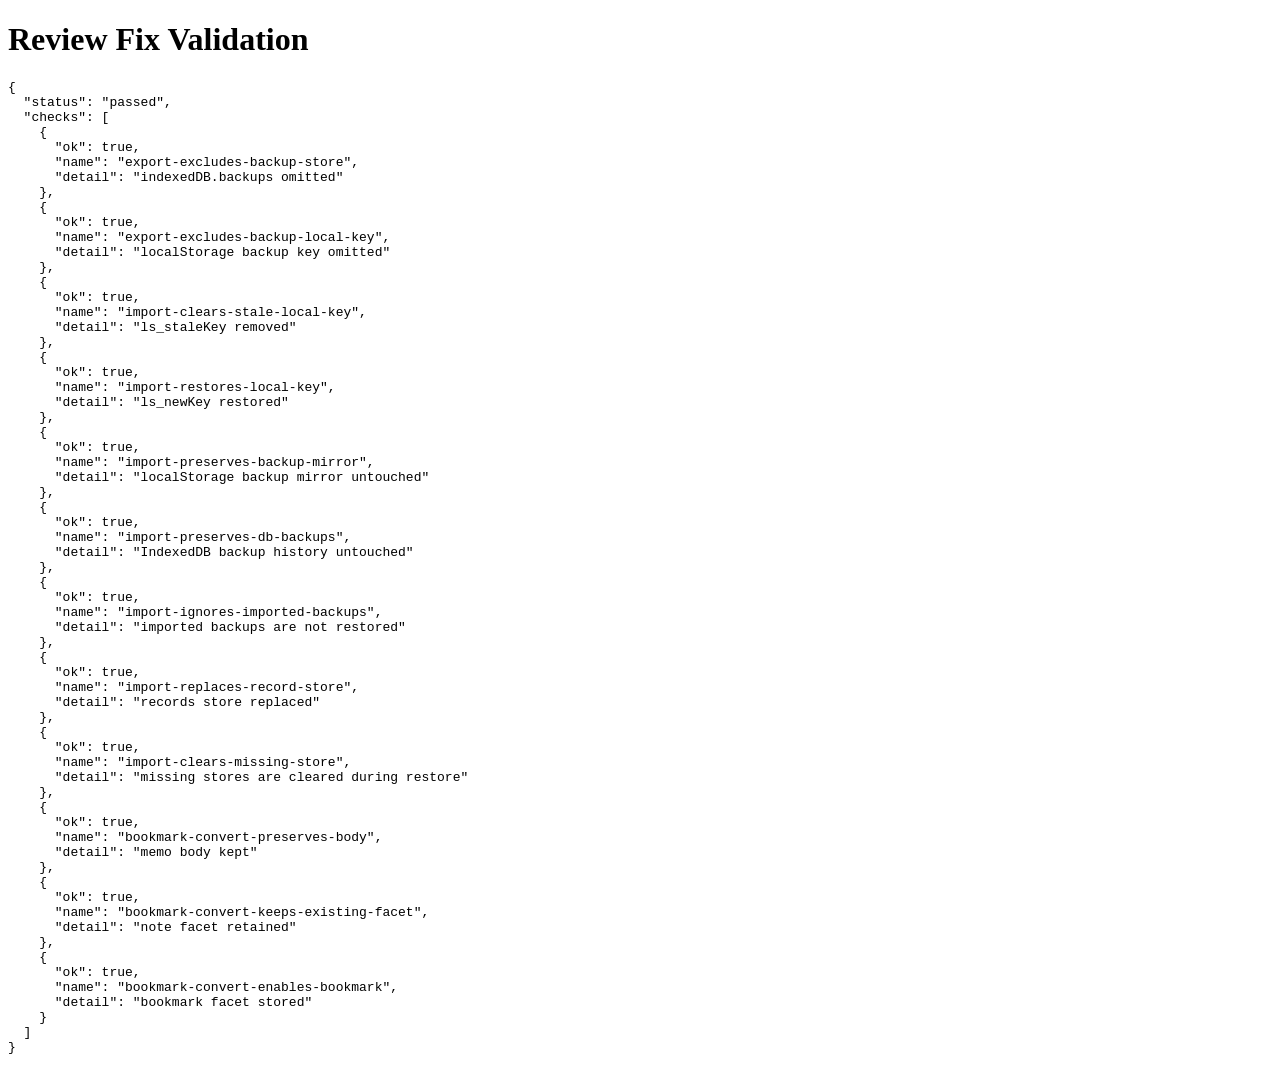
<file: tools/review_fix_validation.html>
<!DOCTYPE html>
<html lang="ko">
<head>
  <meta charset="UTF-8">
  <meta name="viewport" content="width=device-width, initial-scale=1.0">
  <title>LivelySam Review Fix Validation</title>
</head>
<body>
  <main id="review-result" data-review-status="running">
    <h1>Review Fix Validation</h1>
    <pre id="review-output">running...</pre>
  </main>

  <script src="../js/utils/helpers.js?v=review-fix"></script>
  <script src="../js/utils/bridge-client.js?v=review-fix"></script>
  <script src="../js/utils/storage.js?v=review-fix"></script>
  <script src="../js/utils/records.js?v=review-fix"></script>
  <script>
    (async () => {
      const output = document.getElementById('review-output');
      const host = document.getElementById('review-result');
      const results = [];

      function log(ok, name, detail) {
        results.push({ ok, name, detail: detail || '' });
      }

      function assert(condition, name, detail) {
        if (!condition) {
          throw new Error(`${name}: ${detail || 'assertion failed'}`);
        }
        log(true, name, detail);
      }

      try {
        const keys = [];
        for (let i = 0; i < localStorage.length; i += 1) {
          const key = localStorage.key(i);
          if (key && key.startsWith('ls_')) {
            keys.push(key);
          }
        }
        keys.forEach((key) => localStorage.removeItem(key));

        localStorage.setItem('ls_db_store_backups', JSON.stringify([
          { id: 'keep-backup', date: '2026-04-13', createdAt: '2026-04-13T00:00:00.000Z' }
        ]));

        await window.LivelySam.Storage.initDB();
        window.LivelySam.Storage.set('config', { theme: 2, schoolName: 'ReviewSchool' });
        window.LivelySam.Storage.set('staleKey', 'remove-me');
        await window.LivelySam.Storage.dbPut('records', { id: 'seed-record', title: 'Seed' });
        await window.LivelySam.Storage.dbPut('todos', { id: 'stale-todo', title: 'Stale Todo' });
        await window.LivelySam.Storage.dbPut('backups', { id: 'backup-local', date: '2026-04-13' });

        const exported = await window.LivelySam.Storage.exportAll();
        assert(!Object.prototype.hasOwnProperty.call(exported.indexedDB || {}, 'backups'), 'export-excludes-backup-store', 'indexedDB.backups omitted');
        assert(!Object.prototype.hasOwnProperty.call(exported.localStorage || {}, 'ls_db_store_backups'), 'export-excludes-backup-local-key', 'localStorage backup key omitted');

        await window.LivelySam.Storage.importAll({
          version: 2,
          localStorage: {
            ls_config: JSON.stringify({ theme: 5, schoolName: 'ImportedSchool' }),
            ls_newKey: JSON.stringify('fresh-value')
          },
          indexedDB: {
            records: [
              { id: 'imported-record', title: 'Imported' }
            ],
            backups: [
              { id: 'imported-backup', date: '2026-04-01' }
            ]
          }
        });

        assert(localStorage.getItem('ls_staleKey') === null, 'import-clears-stale-local-key', 'ls_staleKey removed');
        assert(localStorage.getItem('ls_newKey') === JSON.stringify('fresh-value'), 'import-restores-local-key', 'ls_newKey restored');

        // v1.1.4부터 import는 백업 저장소를 건드리지 않는다:
        // localStorage 미러 키는 삭제 대상에서 제외되고, IndexedDB backups 스토어는
        // 복원 대상에서 제외된다. 두 소스를 미러로 병합하지는 않는다.
        const backupStoreRaw = localStorage.getItem('ls_db_store_backups');
        const backupStore = JSON.parse(backupStoreRaw || '[]');
        const mirrorIds = Array.isArray(backupStore) ? backupStore.map((item) => item.id) : [];
        assert(mirrorIds.includes('keep-backup'), 'import-preserves-backup-mirror', 'localStorage backup mirror untouched');
        const dbBackups = await window.LivelySam.Storage.dbGetAll('backups');
        const dbBackupIds = dbBackups.map((item) => item.id);
        assert(dbBackupIds.includes('backup-local'), 'import-preserves-db-backups', 'IndexedDB backup history untouched');
        assert(!mirrorIds.includes('imported-backup') && !dbBackupIds.includes('imported-backup'), 'import-ignores-imported-backups', 'imported backups are not restored');

        const importedRecords = await window.LivelySam.Storage.dbGetAll('records');
        assert(importedRecords.length === 1 && importedRecords[0].id === 'imported-record', 'import-replaces-record-store', 'records store replaced');
        const importedTodos = await window.LivelySam.Storage.dbGetAll('todos');
        assert(importedTodos.length === 0, 'import-clears-missing-store', 'missing stores are cleared during restore');

        await window.LivelySam.Records.init();
        const saved = await window.LivelySam.Records.saveRecord({
          title: 'Memo Source',
          body: 'keep this body',
          color: 'yellow',
          note: { enabled: true }
        });

        const originalPrompt = window.LivelySam.Helpers.promptModal;
        window.LivelySam.Helpers.promptModal = async () => ({
          title: 'Memo Link',
          url: 'https://example.com',
          icon: '🔗',
          openMode: 'new',
          category: '링크',
          tags: 'memo,link',
          color: 'yellow',
          pinned: '0'
        });

        try {
          await window.LivelySam.Records.openRecordEditor({ recordId: saved.id, mode: 'bookmark' });
        } finally {
          window.LivelySam.Helpers.promptModal = originalPrompt;
        }

        const updated = window.LivelySam.Records.getById(saved.id);
        assert(updated.body === 'keep this body', 'bookmark-convert-preserves-body', 'memo body kept');
        assert(updated.note && updated.note.enabled === true, 'bookmark-convert-keeps-existing-facet', 'note facet retained');
        assert(updated.bookmark && updated.bookmark.enabled === true && updated.bookmark.url === 'https://example.com', 'bookmark-convert-enables-bookmark', 'bookmark facet stored');

        host.dataset.reviewStatus = 'passed';
        output.textContent = JSON.stringify({ status: 'passed', checks: results }, null, 2);
      } catch (error) {
        host.dataset.reviewStatus = 'failed';
        results.push({ ok: false, name: 'validation-error', detail: error.message });
        output.textContent = JSON.stringify({ status: 'failed', checks: results }, null, 2);
      }
    })();
  </script>
</body>
</html>
</file>
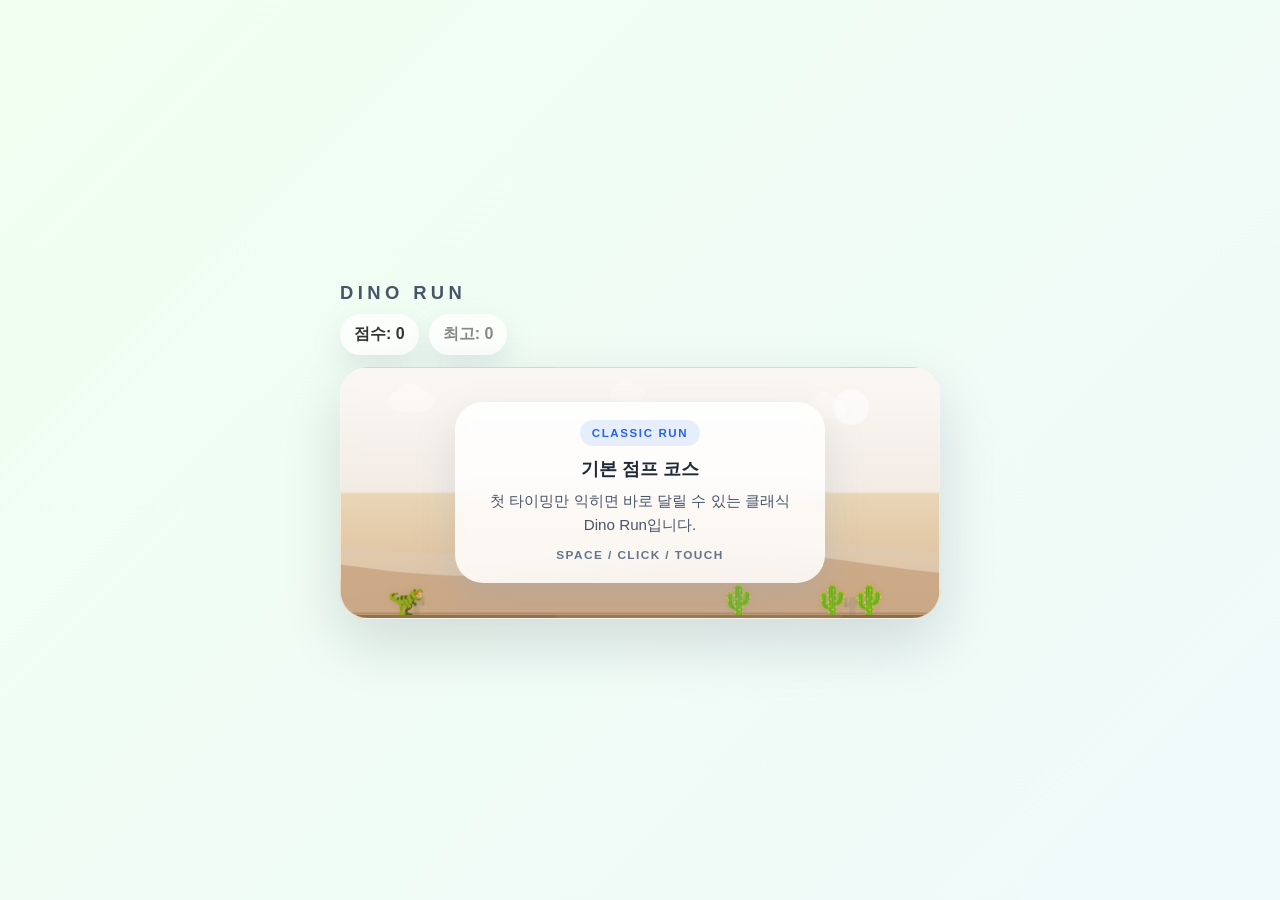
<file: js/minigames/games/DinoRun1.html>
<!DOCTYPE html>
<html lang="ko">
<head>
    <meta charset="UTF-8">
    <meta name="viewport" content="width=device-width, initial-scale=1.0, user-scalable=no">
    <title>Dino Run</title>
    <meta name="livelysam:minigame:id" content="dino-run-1">
    <meta name="livelysam:minigame:title" content="Dino Run">
    <meta name="livelysam:minigame:icon" content="🦖">
    <meta name="livelysam:minigame:status" content="ready">
    <meta name="livelysam:minigame:series-id" content="dino-run">
    <meta name="livelysam:minigame:series-title" content="Dino Run">
    <meta name="livelysam:minigame:series-description" content="기본, 확장, 하드 모드를 순서대로 즐길 수 있습니다.">
    <meta name="livelysam:minigame:series-icon" content="🦖">
    <meta name="livelysam:minigame:description" content="기본 규칙으로 달리는 클래식 Dino Run입니다.">
    <meta name="livelysam:minigame:score-label" content="생존 점수">
    <meta name="livelysam:minigame:leaderboard-mode" content="personal-best">
    <meta name="livelysam:minigame:tags" content="firebase,hall-of-fame">
    <meta name="livelysam:minigame:sort-order" content="10">
    <style>
        html {
            font-size: clamp(12px, calc(10px + 0.5vw), 16px);
        }

        body {
            font-family: -apple-system, BlinkMacSystemFont, "Segoe UI", Roboto, Oxygen,
                Ubuntu, Cantarell, "Open Sans", "Helvetica Neue", sans-serif;
            background: linear-gradient(-45deg, #e6f7ff, #fff0f0, #f0f8ff, #f0fff0);
            background-size: 400% 400%;
            animation: gradientBG 20s ease infinite;
            color: #555;
            display: flex;
            justify-content: center;
            align-items: center;
            min-height: 100vh;
            margin: 0;
            padding: 24px;
            box-sizing: border-box;
            touch-action: none;
            transition: background 0.5s ease;
            overflow: hidden;
        }

        body * {
            box-sizing: border-box;
        }

        @keyframes gradientBG {
            0% { background-position: 0% 50%; }
            50% { background-position: 100% 50%; }
            100% { background-position: 0% 50%; }
        }

        @keyframes dazzlingBG {
            0% { background-position: 0% 50%; filter: hue-rotate(0deg) saturate(1.5); }
            25% { background-position: 50% 50%; filter: hue-rotate(90deg) saturate(2); }
            50% { background-position: 100% 50%; filter: hue-rotate(180deg) saturate(1.5); }
            75% { background-position: 50% 50%; filter: hue-rotate(270deg) saturate(2); }
            100% { background-position: 0% 50%; filter: hue-rotate(360deg) saturate(1.5); }
        }

        body.night-mode {
            background: #222;
            color: #ccc;
        }

        body.dazzling {
            animation: dazzlingBG 5s ease infinite;
            background: linear-gradient(-45deg, #e6f7ff, #fff0f0, #f0f8ff, #f0fff0);
            background-size: 400% 400%;
        }

        body.preview-mode #game-1-wrapper > h1,
        body.preview-mode #game-1-wrapper .info-panel,
        body.preview-mode #start-overlay-g1,
        body.preview-mode #game-over-overlay-g1 {
            display: none !important;
        }

        body.preview-mode #game-container-g1 {
            width: min(600px, 100vw);
            max-width: 100vw;
            max-height: none;
        }

        body.preview-mode {
            justify-content: flex-start;
            align-items: center;
            padding: 0;
        }

        body.preview-mode #game-1-wrapper {
            width: 100%;
            transform: translateY(-32px);
        }

        h1 {
            font-size: 2.5rem;
            color: #333;
            margin: 0 0 10px 0;
            transition: color 0.5s ease;
        }

        body.night-mode h1 {
            color: #eee;
        }

        .restart-btn,
        .back-btn {
            font-size: 1.05rem;
            font-weight: 700;
            color: #fff;
            border: none;
            padding: 14px 0;
            width: 100%;
            border-radius: 14px;
            cursor: pointer;
            box-shadow: 0 5px 15px rgba(0, 0, 0, 0.15);
            transition: all 0.2s ease;
            line-height: 1.3;
        }

        .restart-btn:hover,
        .back-btn:hover {
            transform: translateY(-2px);
            box-shadow: 0 8px 20px rgba(0, 0, 0, 0.2);
        }

        .restart-btn {
            background: linear-gradient(145deg, #007aff, #0056b3);
        }

        .back-btn {
            background: #94a3b8;
        }

        .back-btn:hover {
            background: #64748b;
        }

        #game-1-wrapper {
            display: flex;
            flex-direction: column;
            align-items: center;
        }

        body.is-ready-screen #game-1-wrapper > h1 {
            width: 600px;
            max-width: 90vw;
            margin: 0 0 10px 0;
            font-size: 1.15rem;
            letter-spacing: 0.24em;
            color: #475569;
        }

        #game-1-wrapper > h1 {
            width: 600px;
            max-width: 90vw;
            margin: 0 0 10px 0;
            font-size: 1.15rem;
            letter-spacing: 0.24em;
            color: #475569;
        }

        #game-1-wrapper .info-panel {
            display: flex;
            justify-content: space-between;
            width: 600px;
            max-width: 90vw;
            margin-bottom: 6px;
            font-size: 1.5rem;
            font-weight: 700;
        }

        body.is-ready-screen #game-1-wrapper .info-panel {
            justify-content: flex-start;
            gap: 10px;
            margin-bottom: 12px;
            font-size: 1rem;
        }

        body.is-ready-screen #game-1-wrapper .info-panel > div {
            padding: 10px 14px;
            border-radius: 999px;
            background: rgba(255, 255, 255, 0.78);
            box-shadow: 0 12px 28px rgba(148, 163, 184, 0.22);
        }

        #game-1-wrapper .info-panel {
            justify-content: flex-start;
            gap: 10px;
            margin-bottom: 12px;
            font-size: 1rem;
        }

        #game-1-wrapper .info-panel > div {
            padding: 10px 14px;
            border-radius: 999px;
            background: rgba(255, 255, 255, 0.78);
            box-shadow: 0 12px 28px rgba(148, 163, 184, 0.22);
        }

        body.night-mode #game-1-wrapper .info-panel > div {
            background: rgba(15, 23, 42, 0.52);
            box-shadow: 0 12px 28px rgba(15, 23, 42, 0.32);
        }

        #score-display-g1 {
            color: #333;
            transition: color 0.5s ease;
        }

        #highscore-display-g1 {
            color: #888;
            text-align: right;
            transition: color 0.5s ease;
        }

        body.is-ready-screen #highscore-display-g1 {
            text-align: left;
        }

        body.night-mode #score-display-g1 {
            color: #eee;
        }

        body.night-mode #highscore-display-g1 {
            color: #aaa;
        }

        #game-container-g1 {
            position: relative;
            width: 600px;
            height: 252px;
            max-width: 90vw;
            max-height: 52vh;
        }

        body.is-ready-screen #game-container-g1 {
            border-radius: 28px;
            overflow: hidden;
            border: 1px solid rgba(255, 255, 255, 0.6);
            box-shadow: 0 24px 60px rgba(15, 23, 42, 0.14);
            background:
                radial-gradient(120px 46px at 16% 100%, rgba(190, 141, 84, 0.9) 98%, transparent 100%),
                radial-gradient(180px 58px at 54% 100%, rgba(202, 155, 95, 0.92) 98%, transparent 100%),
                radial-gradient(140px 52px at 84% 100%, rgba(182, 132, 76, 0.88) 98%, transparent 100%),
                radial-gradient(circle at 78% 18%, rgba(255, 255, 255, 0.88) 0 22px, transparent 23px),
                radial-gradient(circle at 16% 22%, rgba(255, 255, 255, 0.52) 0 16px, transparent 17px),
                radial-gradient(circle at 22% 19%, rgba(255, 255, 255, 0.34) 0 12px, transparent 13px),
                linear-gradient(180deg, #f9f2ec 0%, #ecd8d2 48%, #e8c99f 49%, #d5aa74 100%);
        }

        #game-container-g1 {
            border-radius: 28px;
            overflow: hidden;
            border: 1px solid rgba(255, 255, 255, 0.6);
            box-shadow: 0 24px 60px rgba(15, 23, 42, 0.14);
            background:
                radial-gradient(120px 46px at 16% 100%, rgba(190, 141, 84, 0.9) 98%, transparent 100%),
                radial-gradient(180px 58px at 54% 100%, rgba(202, 155, 95, 0.92) 98%, transparent 100%),
                radial-gradient(140px 52px at 84% 100%, rgba(182, 132, 76, 0.88) 98%, transparent 100%),
                radial-gradient(circle at 78% 18%, rgba(255, 255, 255, 0.88) 0 22px, transparent 23px),
                radial-gradient(circle at 16% 22%, rgba(255, 255, 255, 0.52) 0 16px, transparent 17px),
                radial-gradient(circle at 22% 19%, rgba(255, 255, 255, 0.34) 0 12px, transparent 13px),
                linear-gradient(180deg, #f9f2ec 0%, #ecd8d2 48%, #e8c99f 49%, #d5aa74 100%);
        }

        body.night-mode #game-container-g1 {
            border-color: rgba(148, 163, 184, 0.35);
            box-shadow: 0 28px 72px rgba(2, 6, 23, 0.42);
            background:
                radial-gradient(circle at 78% 18%, rgba(248, 250, 252, 0.75) 0 18px, transparent 19px),
                radial-gradient(circle at 16% 22%, rgba(226, 232, 240, 0.18) 0 14px, transparent 15px),
                linear-gradient(180deg, #101829 0%, #22304a 48%, #4f413f 49%, #7a5b51 100%);
        }

        #game-canvas-g1 {
            width: 100%;
            height: 100%;
            display: block;
            background-color: transparent;
            border-bottom: 3px solid #555;
            transition: border-color 0.5s ease;
        }

        #game-canvas-g1 {
            border-bottom-color: rgba(107, 70, 42, 0.45);
        }

        body.is-ready-screen #game-canvas-g1 {
            border-bottom-color: rgba(107, 70, 42, 0.45);
        }

        body.night-mode #game-canvas-g1 {
            border-color: #aaa;
        }

        #game-1-wrapper .overlay {
            position: absolute;
            inset: 0;
            display: flex;
            flex-direction: column;
            justify-content: center;
            align-items: center;
            z-index: 100;
            color: #333;
            text-align: center;
            padding: 18px;
            transition: color 0.5s ease;
        }

        #game-1-wrapper .ready-card {
            width: min(370px, calc(100% - 40px));
            padding: 18px 22px 20px;
            border-radius: 28px;
            background: rgba(255, 255, 255, 0.86);
            box-shadow: 0 18px 38px rgba(148, 163, 184, 0.26);
            backdrop-filter: blur(10px);
        }

        #game-1-wrapper .result-card {
            width: min(350px, calc(100% - 32px));
            padding: 16px 16px 14px;
            border-radius: 24px;
            background: rgba(255, 255, 255, 0.94);
            box-shadow: 0 18px 36px rgba(15, 23, 42, 0.18);
            backdrop-filter: blur(14px);
        }

        #game-1-wrapper .ready-chip {
            display: inline-flex;
            margin-bottom: 10px;
            padding: 7px 12px;
            border-radius: 999px;
            background: rgba(37, 99, 235, 0.1);
            color: #2563eb;
            font-size: 0.72rem;
            font-weight: 700;
            letter-spacing: 0.14em;
        }

        #game-1-wrapper .ready-card strong {
            display: block;
            margin-bottom: 8px;
            font-size: 1.15rem;
            color: #1f2937;
        }

        #game-1-wrapper .result-card strong {
            display: block;
            margin-bottom: 6px;
            font-size: 1.16rem;
            color: #0f172a;
        }

        #game-1-wrapper .ready-card p,
        #game-1-wrapper .result-card p {
            margin: 0;
            font-size: 0.95rem;
            line-height: 1.55;
            color: #475569;
        }

        #game-1-wrapper .ready-controls {
            display: inline-block;
            margin-top: 12px;
            font-size: 0.74rem;
            font-weight: 700;
            letter-spacing: 0.12em;
            color: #64748b;
        }

        #game-1-wrapper .result-score {
            margin: 8px 0 10px;
            padding: 8px 12px;
            border-radius: 14px;
            background: rgba(37, 99, 235, 0.08);
            color: #1d4ed8;
            font-size: 0.98rem;
            font-weight: 700;
        }

        #game-1-wrapper .result-actions {
            margin-top: 10px;
            display: grid;
            grid-template-columns: repeat(2, minmax(0, 1fr));
            gap: 8px;
            width: 100%;
        }

        #game-1-wrapper .result-actions .restart-btn,
        #game-1-wrapper .result-actions .back-btn {
            width: 100%;
            margin: 0;
            padding: 12px 0;
            border-radius: 14px;
            font-size: 0.98rem;
        }

        #game-1-wrapper .result-hint {
            margin-top: 8px;
            font-size: 0.76rem;
            font-weight: 600;
            color: #64748b;
            letter-spacing: 0.03em;
        }

        body.night-mode #game-1-wrapper .overlay {
            color: #eee;
        }

        body.night-mode #game-1-wrapper .overlay p {
            color: #cbd5e1;
        }

        #start-overlay-g1,
        #game-over-overlay-g1 {
            display: none;
        }

        #global-highscore-display-g1 {
            font-size: 0.86rem;
            color: #475569;
            margin-top: 0;
            font-weight: 600;
            line-height: 1.35;
            letter-spacing: -0.02em;
        }

        body.night-mode #global-highscore-display-g1 {
            color: #93c5fd;
        }

        @media (max-width: 680px) {
            body {
                padding: 16px;
            }

            #game-container-g1 {
                height: 228px;
            }

            body.is-ready-screen #game-1-wrapper > h1 {
                letter-spacing: 0.18em;
                font-size: 1rem;
            }

            #game-1-wrapper .ready-card,
            #game-1-wrapper .result-card {
                width: calc(100% - 24px);
                padding: 16px 18px;
            }

            #game-1-wrapper .result-actions {
                grid-template-columns: 1fr;
            }
        }
    </style>
</head>
<body>
    <div id="game-1-wrapper">
        <h1>DINO RUN</h1>
        <div class="info-panel">
            <div id="score-display-g1">점수: 0</div>
            <div id="highscore-display-g1">최고: 0</div>
        </div>
        <div id="game-container-g1">
            <div id="start-overlay-g1" class="overlay">
                <div class="ready-card">
                    <span class="ready-chip">CLASSIC RUN</span>
                    <strong>기본 점프 코스</strong>
                    <p>첫 타이밍만 익히면 바로 달릴 수 있는 클래식 Dino Run입니다.</p>
                    <span class="ready-controls">SPACE · CLICK · TOUCH</span>
                </div>
            </div>
            <div id="game-over-overlay-g1" class="overlay">
                <div class="result-card">
                    <span class="ready-chip">RUN OVER</span>
                    <strong>한 번 더 달려보세요</strong>
                    <div id="final-score-display-g1" class="result-score">이번 점수: 0</div>
                    <p id="global-highscore-display-g1"></p>
                    <div class="result-actions">
                        <button class="restart-btn" type="button">다시 시작 (Spacebar)</button>
                        <button class="back-btn" type="button">목록으로 돌아가기</button>
                    </div>
                </div>
            </div>
            <canvas id="game-canvas-g1" width="600" height="252"></canvas>
        </div>
    </div>

    <script>
        document.addEventListener("DOMContentLoaded", () => {
            function returnToMinigameHub() {
                try {
                    if (window.parent && window.parent !== window && window.parent.LivelySam?.MinigamesHub?.closeRunner) {
                        window.parent.LivelySam.MinigamesHub.closeRunner();
                        return;
                    }
                } catch {}

                window.location.href = "index.html";
            }

            const MINIGAME_ID = "dino-run-1";
            const IS_PREVIEW_MODE = new URLSearchParams(window.location.search).get("preview") === "1";

            function getLeaderboardBridge() {
                if (IS_PREVIEW_MODE) {
                    return null;
                }

                try {
                    if (window.parent && window.parent !== window && window.parent.LivelySam?.Leaderboard) {
                        return window.parent.LivelySam.Leaderboard;
                    }
                } catch {}

                return window.LivelySam?.Leaderboard || null;
            }

            let game1Instance = null;
            const body = document.body;
            const game1Wrapper = document.getElementById("game-1-wrapper");

            if (IS_PREVIEW_MODE) {
                body.classList.add("preview-mode");
            }

            function cleanupGame1Instance() {
                if (!game1Instance) {
                    return;
                }
                if (game1Instance.loop) {
                    cancelAnimationFrame(game1Instance.loop);
                    game1Instance.loop = 0;
                }
                document.removeEventListener("keydown", game1Instance.keyHandler);
                document.removeEventListener("mousedown", game1Instance.mouseHandler);
                document.removeEventListener("touchstart", game1Instance.touchHandler);
            }

            function launchGame1(username) {
                cleanupGame1Instance();

                game1Instance = {};
                const gameUsername = username;

                const canvas = game1Wrapper.querySelector("#game-canvas-g1");
                const ctx = canvas.getContext("2d");
                const scoreDisplay = game1Wrapper.querySelector("#score-display-g1");
                const highscoreDisplay = game1Wrapper.querySelector("#highscore-display-g1");
                const startOverlay = game1Wrapper.querySelector("#start-overlay-g1");
                const gameOverOverlay = game1Wrapper.querySelector("#game-over-overlay-g1");
                startOverlay.innerHTML = `
                    <div class="ready-card">
                        <span class="ready-chip">CLASSIC RUN</span>
                        <strong>\uAE30\uBCF8 \uC810\uD504 \uCF54\uC2A4</strong>
                        <p>\uCCAB \uD0C0\uC774\uBC0D\uB9CC \uC775\uD788\uBA74 \uBC14\uB85C \uB2EC\uB9B4 \uC218 \uC788\uB294 \uD074\uB798\uC2DD Dino Run\uC785\uB2C8\uB2E4.</p>
                        <span class="ready-controls">SPACE / CLICK / TOUCH</span>
                    </div>
                `;
                gameOverOverlay.innerHTML = `
                    <div class="result-card">
                        <span class="ready-chip">RUN OVER</span>
                        <strong>\uD55C \uBC88 \uB354 \uB2EC\uB824\uBCF4\uC138\uC694</strong>
                        <div id="final-score-display-g1" class="result-score">\uC774\uBC88 \uC810\uC218: 0</div>
                        <p id="global-highscore-display-g1"></p>
                        <div class="result-actions">
                            <button class="restart-btn" type="button">\uB2E4\uC2DC \uC2DC\uC791</button>
                            <button class="back-btn" type="button">\uBAA9\uB85D \uB3CC\uC544\uAC00\uAE30</button>
                        </div>
                        <div class="result-hint">SPACEBAR \uB85C \uBC14\uB85C \uC7AC\uC2DC\uC791</div>
                    </div>
                `;
                const finalScoreDisplay = game1Wrapper.querySelector("#final-score-display-g1");
                const globalHighscoreDisplay = game1Wrapper.querySelector("#global-highscore-display-g1");
                const backBtnG1 = game1Wrapper.querySelector(".back-btn");

                backBtnG1.addEventListener("click", (event) => {
                    event.preventDefault();
                    event.stopPropagation();
                    returnToMinigameHub();
                });

                const dinoIcon = "🦖";
                const cactusIcons = ["🌵", "🌵🌵"];
                const iconSize = 30;
                const groundY = canvas.height - 2;
                const playerX = IS_PREVIEW_MODE ? 92 : 50;
                const jumpForce = 12;
                const gravity = 0.7;
                const initialSpeed = 5;
                const speedIncrease = 0.001;
                const nightModeThreshold = 200;
                const ambientClouds = [
                    { baseX: 108, y: 34, scale: 1, alpha: 0.58, depth: 0.1 },
                    { baseX: 328, y: 26, scale: 0.76, alpha: 0.44, depth: 0.07 },
                    { baseX: 526, y: 42, scale: 0.92, alpha: 0.5, depth: 0.13 }
                ];
                const backgroundCacti = [
                    { baseX: 124, scale: 0.72, depth: 0.24 },
                    { baseX: 448, scale: 0.88, depth: 0.35 },
                    { baseX: 564, scale: 0.74, depth: 0.42 }
                ];

                let player;
                let obstacles = [];
                let stars = [];
                let score = 0;
                let localHighScore = 0;
                let globalHighScoreData = { score: 0, name: "N/A" };
                let gameSpeed = initialSpeed;
                let gameState = "lobby";
                let obstacleSpawnTimer = 0;
                let isNightMode = false;
                let isSubmitting = false;
                let sceneTick = 0;

                class Player {
                    constructor(x, y) {
                        this.x = x;
                        this.y = y;
                        this.width = iconSize;
                        this.height = iconSize;
                        this.dy = 0;
                        this.isJumping = false;
                    }

                    draw() {
                        ctx.save();
                        ctx.translate(this.x + (this.width / 2), this.y);
                        ctx.scale(-1, 1);
                        ctx.font = `${iconSize}px Arial`;
                        ctx.textBaseline = "bottom";
                        ctx.textAlign = "center";
                        ctx.shadowColor = isNightMode ? "rgba(15, 23, 42, 0.45)" : "rgba(148, 101, 56, 0.2)";
                        ctx.shadowBlur = 8;
                        ctx.fillText(dinoIcon, 0, 5);
                        ctx.restore();
                    }

                    update() {
                        this.dy += gravity;
                        this.y += this.dy;

                        if (this.y > groundY) {
                            this.y = groundY;
                            this.dy = 0;
                            this.isJumping = false;
                        }
                    }

                    jump() {
                        if (!this.isJumping) {
                            this.dy = -jumpForce;
                            this.isJumping = true;
                        }
                    }
                }

                class Obstacle {
                    constructor(x, y, icon) {
                        this.x = x;
                        this.y = y;
                        this.icon = icon;
                        this.width = iconSize * (icon.length / 2);
                        this.height = iconSize;
                    }

                    draw() {
                        ctx.font = `${iconSize}px Arial`;
                        ctx.textBaseline = "bottom";
                        ctx.textAlign = "start";
                        ctx.shadowColor = isNightMode ? "rgba(15, 23, 42, 0.35)" : "rgba(148, 101, 56, 0.16)";
                        ctx.shadowBlur = 6;
                        ctx.fillText(this.icon, this.x, this.y + 4);
                        ctx.shadowBlur = 0;
                    }

                    update() {
                        this.x -= gameSpeed;
                    }
                }

                class Star {
                    constructor() {
                        this.x = Math.random() * canvas.width;
                        this.y = Math.random() * (canvas.height - 50);
                        this.radius = Math.random() * 1.5;
                        this.opacity = Math.random();
                        this.fadeDirection = Math.random() > 0.5 ? "in" : "out";
                    }

                    draw() {
                        ctx.beginPath();
                        ctx.arc(this.x, this.y, this.radius, 0, Math.PI * 2);
                        ctx.fillStyle = `rgba(255, 255, 255, ${this.opacity})`;
                        ctx.fill();
                    }

                    update() {
                        this.x -= gameSpeed * 0.2;
                        if (this.x < 0) {
                            this.x = canvas.width;
                        }

                        if (this.fadeDirection === "in") {
                            this.opacity += 0.005;
                            if (this.opacity > 1) {
                                this.fadeDirection = "out";
                            }
                        } else {
                            this.opacity -= 0.005;
                            if (this.opacity < 0) {
                                this.fadeDirection = "in";
                            }
                        }
                    }
                }

                function drawCloud(x, y, scale, alpha = 0.55) {
                    ctx.save();
                    ctx.globalAlpha = alpha;
                    ctx.fillStyle = isNightMode ? "rgba(226, 232, 240, 0.14)" : "rgba(255, 255, 255, 0.5)";
                    ctx.beginPath();
                    ctx.arc(x, y, 10 * scale, Math.PI * 0.5, Math.PI * 1.5);
                    ctx.arc(x + 12 * scale, y - 6 * scale, 13 * scale, Math.PI, Math.PI * 1.85);
                    ctx.arc(x + 26 * scale, y, 11 * scale, Math.PI * 1.5, Math.PI * 0.5);
                    ctx.closePath();
                    ctx.fill();
                    ctx.restore();
                }

                function drawMiniCactus(x, y, scale, color, alpha = 1) {
                    ctx.save();
                    ctx.translate(x, y);
                    ctx.globalAlpha = alpha;
                    ctx.fillStyle = color;
                    ctx.fillRect(-4 * scale, -24 * scale, 8 * scale, 24 * scale);
                    ctx.fillRect(-11 * scale, -17 * scale, 7 * scale, 6 * scale);
                    ctx.fillRect(4 * scale, -20 * scale, 7 * scale, 6 * scale);
                    ctx.fillRect(-11 * scale, -24 * scale, 4 * scale, 14 * scale);
                    ctx.fillRect(7 * scale, -27 * scale, 4 * scale, 13 * scale);
                    ctx.restore();
                }

                function drawDuneBand(baseY, amplitude, color, speed, alpha = 1) {
                    const offset = sceneTick * speed;
                    ctx.save();
                    ctx.globalAlpha = alpha;
                    ctx.fillStyle = color;
                    ctx.beginPath();
                    ctx.moveTo(0, canvas.height);
                    for (let x = 0; x <= canvas.width + 24; x += 24) {
                        const y = baseY + Math.sin((x + offset) / 85) * amplitude;
                        ctx.lineTo(x, y);
                    }
                    ctx.lineTo(canvas.width, canvas.height);
                    ctx.closePath();
                    ctx.fill();
                    ctx.restore();
                }

                function drawBackdrop() {
                    const skyGradient = ctx.createLinearGradient(0, 0, 0, canvas.height);
                    if (isNightMode) {
                        skyGradient.addColorStop(0, "#182131");
                        skyGradient.addColorStop(0.55, "#2a3547");
                        skyGradient.addColorStop(1, "#5b514c");
                    } else {
                        skyGradient.addColorStop(0, "#fbf8f4");
                        skyGradient.addColorStop(0.5, "#f3ece5");
                        skyGradient.addColorStop(0.51, "#ead6b7");
                        skyGradient.addColorStop(1, "#d8b792");
                    }

                    ctx.fillStyle = skyGradient;
                    ctx.fillRect(0, 0, canvas.width, canvas.height);

                    if (isNightMode) {
                        ctx.save();
                        ctx.fillStyle = "rgba(248, 250, 252, 0.78)";
                        ctx.beginPath();
                        ctx.arc(canvas.width - 82, 34, 15, 0, Math.PI * 2);
                        ctx.fill();
                        ctx.globalCompositeOperation = "destination-out";
                        ctx.beginPath();
                        ctx.arc(canvas.width - 75, 30, 14, 0, Math.PI * 2);
                        ctx.fill();
                        ctx.restore();
                    } else {
                        ctx.save();
                        ctx.fillStyle = "rgba(255, 255, 255, 0.62)";
                        ctx.beginPath();
                        ctx.arc(canvas.width - 88, 40, 18, 0, Math.PI * 2);
                        ctx.fill();
                        ctx.restore();

                        ambientClouds.forEach((cloud) => {
                            const span = canvas.width + 100;
                            const x = ((cloud.baseX - (sceneTick * cloud.depth)) % span + span) % span - 50;
                            drawCloud(x, cloud.y, cloud.scale, cloud.alpha);
                        });
                    }

                    drawDuneBand(canvas.height - 70, 8, isNightMode ? "#7f736d" : "#dbcdbd", 0.15, isNightMode ? 0.36 : 0.36);
                    drawDuneBand(canvas.height - 52, 12, isNightMode ? "#6a5c58" : "#c49c76", 0.28, isNightMode ? 0.7 : 0.64);

                    const cactusColor = isNightMode ? "#7b8490" : "#6f7f63";
                    backgroundCacti.forEach((deco) => {
                        const span = canvas.width + 90;
                        const x = ((deco.baseX - (sceneTick * deco.depth)) % span + span) % span - 45;
                        drawMiniCactus(x, groundY + 2, deco.scale, cactusColor, isNightMode ? 0.2 : 0.2);
                    });

                    ctx.save();
                    ctx.strokeStyle = isNightMode ? "rgba(226, 232, 240, 0.58)" : "rgba(114, 88, 63, 0.34)";
                    ctx.lineWidth = 2;
                    ctx.beginPath();
                    ctx.moveTo(0, groundY + 0.5);
                    ctx.lineTo(canvas.width, groundY + 0.5);
                    ctx.stroke();
                    ctx.restore();
                }

                async function fetchGlobalHighScore() {
                    const leaderboard = getLeaderboardBridge();
                    if (!leaderboard?.getTopEntry) {
                        return { score: 0, name: "N/A" };
                    }

                    try {
                        const topEntry = await leaderboard.getTopEntry({ gameId: MINIGAME_ID });
                        if (topEntry) {
                            return {
                                score: topEntry.score || 0,
                                name: topEntry.nickname || "Unknown"
                            };
                        }
                    } catch (error) {
                        console.error("Dino Run 1 최고 점수 조회 실패:", error);
                    }

                    return { score: 0, name: "N/A" };
                }

                async function updateGlobalHighScore() {
                    globalHighScoreData = await fetchGlobalHighScore();
                }

                function seedPreviewScene() {
                    obstacles = [
                        new Obstacle(canvas.width - 168, groundY, cactusIcons[0])
                    ];
                    obstacleSpawnTimer = 84;
                }

                function setReadyPreviewScene() {
                    obstacles = [
                        new Obstacle(canvas.width - 220, groundY, cactusIcons[0]),
                        new Obstacle(canvas.width - 126, groundY, cactusIcons[1])
                    ];
                }

                function initGame() {
                    localHighScore =
                        localStorage.getItem("minigameLocalHighScore:dino-run-1") ||
                        localStorage.getItem("dinoLocalHighScore_g1") ||
                        0;

                    highscoreDisplay.textContent = `최고: ${Math.floor(localHighScore)}`;
                    player = new Player(playerX, groundY);
                    obstacles = [];
                    stars = [];
                    score = 0;
                    gameSpeed = initialSpeed;
                    gameState = IS_PREVIEW_MODE ? "preview" : "ready";
                    obstacleSpawnTimer = 100;
                    isNightMode = false;
                    isSubmitting = false;
                    sceneTick = 0;

                    for (let i = 0; i < 50; i += 1) {
                        stars.push(new Star());
                    }

                    applyNightMode(false);

                    if (IS_PREVIEW_MODE) {
                        seedPreviewScene();
                        body.classList.remove("is-ready-screen");
                        startOverlay.style.display = "none";
                    } else {
                        setReadyPreviewScene();
                        body.classList.add("is-ready-screen");
                        startOverlay.style.display = "flex";
                    }

                    gameOverOverlay.style.display = "none";

                    if (!game1Instance.loop) {
                        game1Instance.loop = requestAnimationFrame(animate);
                    }

                    drawBackdrop();
                    obstacles.forEach((obstacle) => obstacle.draw());
                    player.draw();
                    scoreDisplay.textContent = "점수: 0";
                }

                function startGame() {
                    if ((gameState === "ready" || gameState === "gameOver") && !isSubmitting) {
                        if (gameState === "gameOver") {
                            initGame();
                        }

                        body.classList.remove("is-ready-screen");
                        obstacles = [];
                        gameState = "playing";
                        startOverlay.style.display = "none";
                        gameOverOverlay.style.display = "none";
                    }
                }

                function spawnObstacle() {
                    const icon = cactusIcons[Math.floor(Math.random() * cactusIcons.length)];
                    obstacles.push(new Obstacle(canvas.width + 50, groundY, icon));
                    obstacleSpawnTimer = (Math.random() * 100 + 50) * (initialSpeed / gameSpeed);
                }

                function applyNightMode(enable) {
                    isNightMode = enable;
                    if (enable) {
                        body.classList.add("night-mode");
                    } else {
                        body.classList.remove("night-mode");
                    }
                }

                function updateObstacleField() {
                    obstacleSpawnTimer -= 1;
                    if (obstacleSpawnTimer <= 0) {
                        spawnObstacle();
                    }

                    for (let i = obstacles.length - 1; i >= 0; i -= 1) {
                        const obstacle = obstacles[i];
                        obstacle.update();
                        obstacle.draw();
                        if (obstacle.x + obstacle.width < 0) {
                            obstacles.splice(i, 1);
                        }
                    }
                }

                function runPreviewAutoplay() {
                    const nextObstacle = obstacles.find((obstacle) => obstacle.x + obstacle.width >= player.x + 8);
                    if (!player.isJumping && nextObstacle) {
                        const distance = nextObstacle.x - player.x;
                        if (distance <= 90 && distance >= 42) {
                            player.jump();
                        }
                    }
                }

                function animate() {
                    if (!game1Instance) {
                        return;
                    }

                    sceneTick += (gameState === "playing" || gameState === "preview") ? gameSpeed * 0.45 : 0.35;
                    drawBackdrop();

                    if (isNightMode) {
                        stars.forEach((star) => {
                            star.update();
                            star.draw();
                        });
                    }

                    if (gameState === "playing") {
                        score += 0.1;
                        gameSpeed += speedIncrease;
                        scoreDisplay.textContent = `점수: ${Math.floor(score)}`;

                        const scoreBlock = Math.floor(score / nightModeThreshold);
                        const shouldBeNight = scoreBlock % 2 === 1;
                        if (shouldBeNight && !isNightMode) {
                            applyNightMode(true);
                        } else if (!shouldBeNight && isNightMode) {
                            applyNightMode(false);
                        }

                        updateObstacleField();
                        player.update();
                        player.draw();
                        checkCollisions();
                    } else if (gameState === "preview") {
                        runPreviewAutoplay();
                        updateObstacleField();
                        player.update();
                        player.draw();
                    } else {
                        player.draw();
                        obstacles.forEach((obstacle) => obstacle.draw());
                    }

                    game1Instance.loop = requestAnimationFrame(animate);
                }

                function checkCollisions() {
                    for (const obstacle of obstacles) {
                        const padding = 5;
                        const playerTop = player.y - player.height;
                        const playerBottom = player.y;
                        const obstacleTop = obstacle.y - obstacle.height;
                        const obstacleBottom = obstacle.y;

                        if (
                            player.x < obstacle.x + obstacle.width - padding &&
                            player.x + player.width - padding > obstacle.x &&
                            playerTop < obstacleBottom &&
                            playerBottom > obstacleTop
                        ) {
                            triggerGameOver();
                            break;
                        }
                    }
                }

                function triggerGameOver() {
                    gameState = "gameOver";
                    gameOverOverlay.style.display = "flex";
                    const finalScore = Math.floor(score);

                    finalScoreDisplay.textContent = `이번 점수: ${finalScore}`;

                    if (finalScore > localHighScore) {
                        localHighScore = finalScore;
                        localStorage.setItem("minigameLocalHighScore:dino-run-1", localHighScore);
                        highscoreDisplay.textContent = `최고: ${localHighScore}`;
                    }

                    globalHighscoreDisplay.textContent = "";

                    if (finalScore >= 200) {
                        isSubmitting = true;
                        globalHighscoreDisplay.textContent = "200점 이상 기록, 점수 전송 중...";
                        submitAndFetchScores(finalScore, globalHighscoreDisplay);
                    } else {
                        isSubmitting = false;
                        globalHighscoreDisplay.textContent = "200점 미만 기록은 저장되지 않습니다.";
                    }
                }

                async function submitScore(finalScore) {
                    const leaderboard = getLeaderboardBridge();
                    if (!leaderboard?.submitScore) {
                        throw new Error("Firebase leaderboard bridge unavailable");
                    }

                    await leaderboard.submitScore({
                        gameId: MINIGAME_ID,
                        nickname: gameUsername,
                        score: finalScore
                    });
                }

                async function fetchAndDisplayGlobalScore(targetElement, prefixText = "") {
                    const leaderboard = getLeaderboardBridge();
                    if (!leaderboard?.getTopEntry) {
                        targetElement.textContent = `${prefixText}명예의 전당 연결을 사용할 수 없습니다.`;
                        return;
                    }

                    try {
                        const topEntry = await leaderboard.getTopEntry({ gameId: MINIGAME_ID });
                        if (topEntry) {
                            globalHighScoreData.score = topEntry.score || 0;
                            globalHighScoreData.name = topEntry.nickname || gameUsername;

                            const rawName = topEntry.nickname || gameUsername;
                            const maskedName = leaderboard.maskNickname
                                ? leaderboard.maskNickname(rawName)
                                : `${rawName.substring(0, 2)}${"*".repeat(Math.max(0, rawName.length - 2))}`;

                            targetElement.textContent = `${prefixText}전체 최고 점수: ${globalHighScoreData.score} (${maskedName})`;
                        } else {
                            targetElement.textContent = `${prefixText}아직 등록된 기록이 없습니다.`;
                        }
                    } catch (error) {
                        console.error("Dino Run 1 최고 점수 조회 실패:", error);
                        targetElement.textContent = `${prefixText}최고 점수 연결 오류`;
                    }
                }

                async function submitAndFetchScores(finalScore, targetElement) {
                    let prefixText = "";

                    try {
                        await submitScore(finalScore);
                        prefixText = "점수 등록 완료! ";
                    } catch (error) {
                        console.error("Dino Run 1 점수 전송 실패:", error);
                        prefixText = "점수 등록 실패. ";
                    } finally {
                        await fetchAndDisplayGlobalScore(targetElement, prefixText);
                        isSubmitting = false;
                    }
                }

                function handleGameAction() {
                    if (gameState === "playing") {
                        player.jump();
                    } else {
                        startGame();
                    }
                }

                function handleInput(event) {
                    if (event.key === " " || event.code === "Space") {
                        event.preventDefault();
                        handleGameAction();
                    }
                }

                function handleMouseInput(event) {
                    if (event.target.closest(".back-btn")) {
                        return;
                    }

                    event.preventDefault();
                    handleGameAction();
                }

                function handleTouchInput(event) {
                    if (event.target.closest(".back-btn")) {
                        return;
                    }

                    event.preventDefault();
                    handleGameAction();
                }

                game1Instance.keyHandler = handleInput;
                game1Instance.mouseHandler = handleMouseInput;
                game1Instance.touchHandler = handleTouchInput;

                document.addEventListener("keydown", game1Instance.keyHandler);
                document.addEventListener("mousedown", game1Instance.mouseHandler);
                document.addEventListener("touchstart", game1Instance.touchHandler, { passive: false });

                updateGlobalHighScore();
                initGame();
            }

            window.addEventListener("beforeunload", cleanupGame1Instance);

            function resolveGameNickname() {
                try {
                    const parentNickname = window.parent && window.parent !== window && window.parent.LivelySam?.MinigamesHub?.getNickname?.();
                    if (parentNickname) {
                        return String(parentNickname).trim();
                    }
                } catch {}

                try {
                    const nickname = localStorage.getItem("minigameNickname");
                    if (nickname) {
                        return String(nickname).trim();
                    }
                } catch {}

                try {
                    const legacyNickname = localStorage.getItem("j_game_username");
                    if (legacyNickname) {
                        return String(legacyNickname).trim();
                    }
                } catch {}

                return "Guest";
            }

            launchGame1(resolveGameNickname());
        });
    </script>
</body>
</html>
</file>
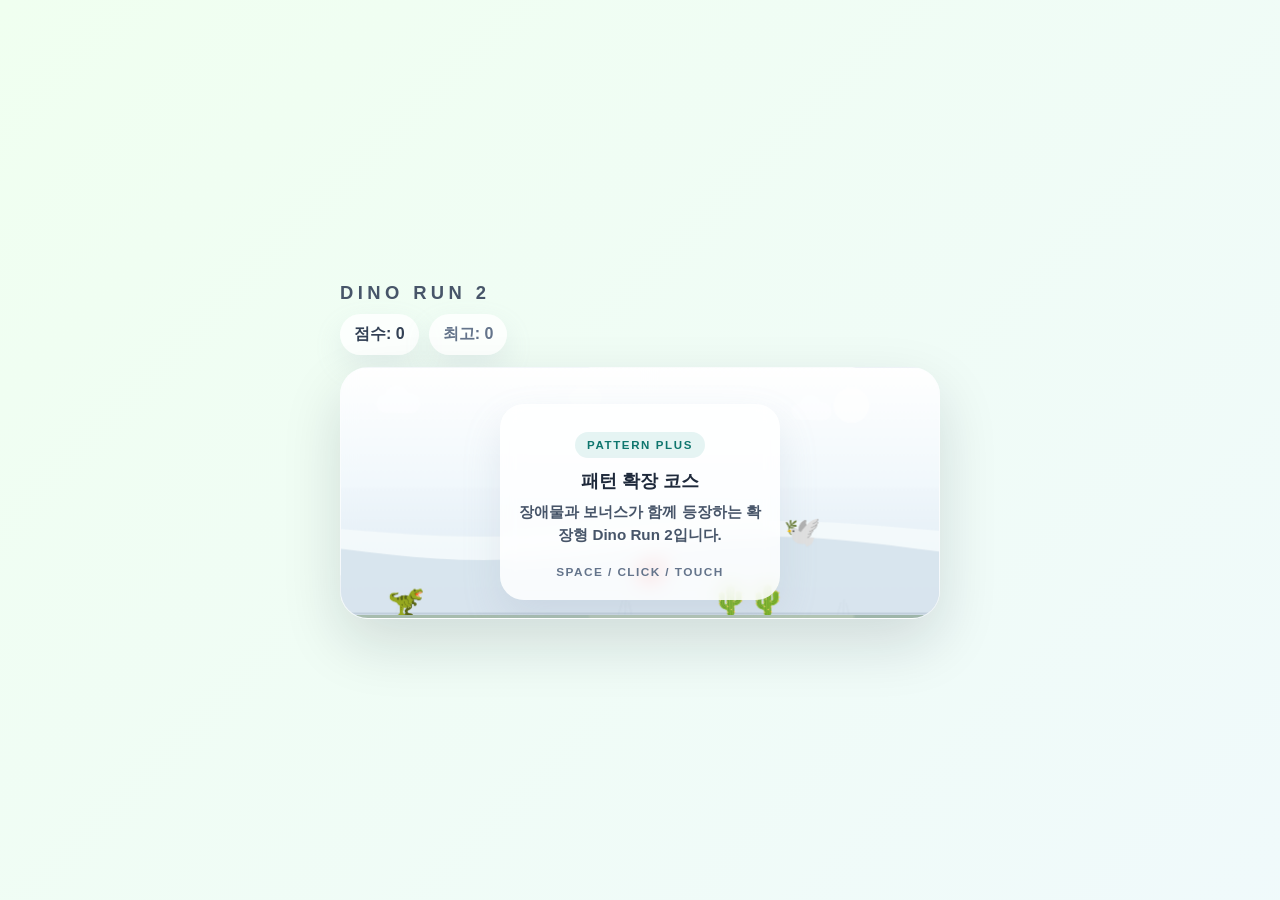
<file: js/minigames/games/DinoRun2.html>
<!DOCTYPE html>
<html lang="ko">
<head>
    <meta charset="UTF-8">
    <meta name="viewport" content="width=device-width, initial-scale=1.0, user-scalable=no">
    <title>Dino Jump 2</title>
    <meta name="livelysam:minigame:id" content="dino-run-2">
    <meta name="livelysam:minigame:title" content="Dino Run 2">
    <meta name="livelysam:minigame:icon" content="🦕">
    <meta name="livelysam:minigame:status" content="ready">
    <meta name="livelysam:minigame:series-id" content="dino-run">
    <meta name="livelysam:minigame:series-title" content="Dino Run">
    <meta name="livelysam:minigame:series-description" content="기본, 확장, 하드 모드를 순서대로 즐길 수 있습니다.">
    <meta name="livelysam:minigame:series-icon" content="🦖">
    <meta name="livelysam:minigame:description" content="장애물 패턴이 확장된 Dino Run 2입니다.">
    <meta name="livelysam:minigame:score-label" content="생존 점수">
    <meta name="livelysam:minigame:leaderboard-mode" content="personal-best">
    <meta name="livelysam:minigame:tags" content="firebase,hall-of-fame">
    <meta name="livelysam:minigame:sort-order" content="20">
    <style>
        /* --- 1. 글로벌 스타일 --- */
        html {
            font-size: clamp(12px, calc(10px + 0.5vw), 16px);
        }
        body {
            font-family: -apple-system, BlinkMacSystemFont, 'Segoe UI', Roboto, Oxygen,
                Ubuntu, Cantarell, 'Open Sans', 'Helvetica Neue', sans-serif;
            background: linear-gradient(-45deg, #e6f7ff, #fff0f0, #f0f8ff, #f0fff0);
            background-size: 400% 400%;
            animation: gradientBG 20s ease infinite;
            color: #555;
            display: flex;
            justify-content: center;
            align-items: center;
            min-height: 100vh;
            flex-direction: column;
            margin: 0;
            touch-action: none; 
            transition: background 0.5s ease;
            overflow: hidden; 
        }
        @keyframes gradientBG {
            0% { background-position: 0% 50%; }
            50% { background-position: 100% 50%; }
            100% { background-position: 0% 50%; }
        }
        body.night-mode {
            background: #222;
            color: #ccc;
        }
        body.night-mode h1,
        body.night-mode h2 {
            color: #eee;
        }
        @keyframes dazzlingBG {
            0% { background-position: 0% 50%; filter: hue-rotate(0deg) saturate(1.5); }
            25% { background-position: 50% 50%; filter: hue-rotate(90deg) saturate(2); }
            50% { background-position: 100% 50%; filter: hue-rotate(180deg) saturate(1.5); }
            75% { background-position: 50% 50%; filter: hue-rotate(270deg) saturate(2); }
            100% { background-position: 0% 50%; filter: hue-rotate(360deg) saturate(1.5); }
        }
        body.dazzling {
            animation: dazzlingBG 5s ease infinite; 
            background: linear-gradient(-45deg, #e6f7ff, #fff0f0, #f0f8ff, #f0fff0);
            background-size: 400% 400%;
        }
        body.preview-mode #game-2-wrapper > h1,
        body.preview-mode #game-2-wrapper .info-panel,
        body.preview-mode #start-overlay-g2,
        body.preview-mode #game-over-overlay-g2 {
            display: none !important;
        }
        body.preview-mode #game-container-g2 {
            width: min(600px, 100vw);
            max-width: 100vw;
            max-height: none;
        }
        body.preview-mode {
            justify-content: flex-start;
            align-items: center;
            padding: 0;
        }
        body.preview-mode #game-2-wrapper {
            width: 100%;
            transform: translateY(-32px);
        }
        
        h1 { font-size: 2.5rem; color: #333; margin-bottom: 10px; transition: color 0.5s ease; }
        h2 { font-size: 3rem; color: #333; margin: 0 0 10px 0; }
        h3 { font-size: 1.5rem; color: #333; margin: 10px 0; border-bottom: 2px solid #ccc; padding-bottom: 5px;}
        body.night-mode h3 { color: #eee; border-color: #555;}

        /* --- 버튼 공통 스타일 --- */
        .restart-btn, .back-btn {
            font-size: 1.2rem;
            font-weight: bold;
            color: #fff;
            border: none;
            padding: 14px 0;
            width: 100%; 
            border-radius: 12px;
            cursor: pointer;
            box-shadow: 0 5px 15px rgba(0,0,0,0.15);
            transition: all 0.2s ease;
            margin-bottom: 15px; 
            line-height: 1.3;
        }
        .restart-btn:hover, .back-btn:hover {
            transform: translateY(-2px);
            box-shadow: 0 8px 20px rgba(0,0,0,0.2);
        }
        
        .restart-btn {
            background: linear-gradient(145deg, #007aff, #0056b3);
            margin-top: 15px;
            margin-bottom: 5px; 
            width: 80%;
            max-width: 280px;
        }
        
        .back-btn {
            background: #888;
            margin-top: 5px;
            margin-bottom: 0;
            width: 80%;
            max-width: 280px;
        }
        .back-btn:hover { background: #666; }


        /* --- 3. Game 2 (DinoGame_2) 스타일 --- */
        #game-2-wrapper { 
            display: flex;
            flex-direction: column; 
            align-items: center; 
        }
        body.is-ready-screen #game-2-wrapper > h1,
        #game-2-wrapper > h1 {
            width: 600px;
            max-width: 90vw;
            margin: 0 0 10px 0;
            font-size: 1.15rem;
            letter-spacing: 0.24em;
            color: #475569;
        }
        body.is-ready-screen #game-2-wrapper .info-panel,
        #game-2-wrapper .info-panel {
            display: flex;
            justify-content: flex-start;
            gap: 10px;
            width: 600px;
            max-width: 90vw;
            margin-bottom: 12px;
            font-size: 1rem;
            font-weight: 700;
        }
        body.is-ready-screen #game-2-wrapper .info-panel > div,
        #game-2-wrapper .info-panel > div {
            padding: 10px 14px;
            border-radius: 999px;
            background: rgba(255, 255, 255, 0.84);
            box-shadow: 0 12px 28px rgba(148, 163, 184, 0.16);
        }
        body.is-ready-screen #highscore-display-g2,
        #highscore-display-g2 {
            text-align: left;
        }
        #score-display-g2 { color: #334155; transition: color 0.5s ease; }
        #highscore-display-g2 { color: #64748b; transition: color 0.5s ease; }
        body.night-mode #game-2-wrapper .info-panel > div {
            background: rgba(15, 23, 42, 0.48);
            box-shadow: 0 12px 28px rgba(15, 23, 42, 0.26);
        }
        body.night-mode #score-display-g2 { color: #e2e8f0; }
        body.night-mode #highscore-display-g2 { color: #cbd5e1; }
        
        #game-container-g2 {
            position: relative; width: 600px; height: 200px;
            max-width: 90vw; max-height: 40vh;
        }
        body.is-ready-screen #game-container-g2 {
            border-radius: 28px;
            overflow: hidden;
            border: 1px solid rgba(255, 255, 255, 0.62);
            box-shadow: 0 24px 60px rgba(15, 23, 42, 0.14);
            background:
                radial-gradient(130px 48px at 20% 100%, rgba(224, 234, 241, 0.94) 98%, transparent 100%),
                radial-gradient(180px 60px at 56% 100%, rgba(242, 247, 250, 0.96) 98%, transparent 100%),
                radial-gradient(140px 54px at 86% 100%, rgba(210, 223, 233, 0.92) 98%, transparent 100%),
                radial-gradient(circle at 76% 18%, rgba(255, 255, 255, 0.94) 0 22px, transparent 23px),
                radial-gradient(circle at 16% 20%, rgba(255, 255, 255, 0.58) 0 16px, transparent 17px),
                radial-gradient(circle at 22% 16%, rgba(255, 255, 255, 0.38) 0 12px, transparent 13px),
                linear-gradient(180deg, #fcfeff 0%, #edf6fb 46%, #f3f9fc 47%, #dfeaf2 100%);
        }
        #game-canvas-g2 { background-color: transparent; width: 100%; height: 100%; box-sizing: border-box; }
        body.is-ready-screen #game-canvas-g2 {
            border-bottom: 3px solid rgba(62, 112, 47, 0.38);
        }
        
        #game-2-wrapper .overlay {
            position: absolute; top: 0; left: 0;
            width: 100%; height: 100%;
            display: flex; flex-direction: column;
            justify-content: center; align-items: center;
            z-index: 100; 
            font-weight: bold; color: #333;
            text-align: center; font-size: 2rem;
            padding: 18px;
            box-sizing: border-box;
            transition: color 0.5s ease;
        }
        body.is-ready-screen #start-overlay-g2 {
            justify-content: flex-end;
        }
        #game-2-wrapper .ready-card {
            width: min(280px, calc(100% - 36px));
            padding: 16px 18px;
            border-radius: 24px;
            background: rgba(255, 255, 255, 0.84);
            box-shadow: 0 18px 38px rgba(148, 163, 184, 0.18);
            backdrop-filter: blur(10px);
        }
        #game-2-wrapper .ready-chip {
            display: inline-flex;
            margin-bottom: 10px;
            padding: 7px 12px;
            border-radius: 999px;
            background: rgba(13, 148, 136, 0.1);
            color: #0f766e;
            font-size: 0.72rem;
            letter-spacing: 0.14em;
        }
        #game-2-wrapper .ready-card strong {
            display: block;
            margin-bottom: 8px;
            font-size: 1.15rem;
            color: #1e293b;
        }
        #game-2-wrapper .ready-card p {
            margin: 0;
            font-size: 0.95rem;
            line-height: 1.5;
            color: #475569;
        }
        #game-2-wrapper .ready-controls {
            display: inline-block;
            margin-top: 12px;
            font-size: 0.74rem;
            letter-spacing: 0.12em;
            color: #64748b;
        }
        body.night-mode #game-2-wrapper .overlay { color: #eee; }
        body.night-mode #game-2-wrapper .overlay p { color: #aaa; }
        #start-overlay-g2 { display: none; } 
        #game-over-overlay-g2 { display: none; }
        #global-highscore-display-g2 {
            font-size: 1.2rem; color: #007aff;
            margin-top: 10px; font-weight: bold;
        }
        body.night-mode #global-highscore-display-g2 { color: #33aaff; }

        body {
            padding: 24px;
            box-sizing: border-box;
        }

        body * {
            box-sizing: border-box;
        }

        #game-container-g2 {
            height: 252px;
            max-height: 52vh;
        }

        #game-canvas-g2 {
            display: block;
            border-bottom: 3px solid rgba(64, 107, 55, 0.36);
            transition: border-color 0.5s ease;
        }

        body.is-ready-screen #game-canvas-g2 {
            border-bottom-color: rgba(64, 107, 55, 0.36);
        }

        body.night-mode #game-canvas-g2 {
            border-bottom-color: rgba(226, 232, 240, 0.54);
        }

        #game-2-wrapper .result-card {
            width: min(350px, calc(100% - 32px));
            padding: 16px 16px 14px;
            border-radius: 24px;
            background: rgba(255, 255, 255, 0.94);
            box-shadow: 0 18px 36px rgba(15, 23, 42, 0.18);
            backdrop-filter: blur(14px);
        }

        #game-2-wrapper .result-card strong {
            display: block;
            margin-bottom: 6px;
            font-size: 1.16rem;
            color: #134e4a;
        }

        #game-2-wrapper .result-score {
            margin: 8px 0 10px;
            padding: 8px 12px;
            border-radius: 14px;
            background: rgba(13, 148, 136, 0.1);
            color: #0f766e;
            font-size: 0.98rem;
            font-weight: 700;
        }

        #game-2-wrapper .result-actions {
            margin-top: 10px;
            display: grid;
            grid-template-columns: repeat(2, minmax(0, 1fr));
            gap: 8px;
            width: 100%;
        }

        #game-2-wrapper .result-actions .restart-btn,
        #game-2-wrapper .result-actions .back-btn {
            width: 100%;
            max-width: none;
            margin: 0;
            padding: 12px 0;
            border-radius: 14px;
            font-size: 0.98rem;
        }

        #game-2-wrapper .result-hint {
            margin-top: 8px;
            font-size: 0.76rem;
            font-weight: 600;
            color: #5b7c84;
            letter-spacing: 0.03em;
        }

        #global-highscore-display-g2 {
            font-size: 0.86rem;
            color: #335c67;
            margin-top: 0;
            font-weight: 600;
            line-height: 1.35;
            letter-spacing: -0.02em;
        }

        body.night-mode #global-highscore-display-g2 {
            color: #a7f3d0;
        }

        @media (max-width: 680px) {
            body {
                padding: 16px;
            }

            #game-container-g2 {
                height: 228px;
            }

            body.is-ready-screen #game-2-wrapper > h1 {
                letter-spacing: 0.18em;
                font-size: 1rem;
            }

            #game-2-wrapper .ready-card,
            #game-2-wrapper .result-card {
                width: calc(100% - 24px);
                padding: 16px 18px;
            }

            #game-2-wrapper .result-actions {
                grid-template-columns: 1fr;
            }
        }

    </style>
</head>
<body>

    <div id="game-2-wrapper">
        <h1>DINO RUN 2</h1>
        <div class="info-panel">
            <div id="score-display-g2">점수: 0</div>
            <div id="highscore-display-g2">최고: 0</div>
        </div>
        <div id="game-container-g2">
            <div id="start-overlay-g2" class="overlay">
                <div class="ready-card">
                    <span class="ready-chip">PATTERN PLUS</span>
                    <strong>장애물 패턴 확장</strong>
                    <p>선인장에 아이템과 새까지 더해진 다이노런 2의 홈 화면입니다.</p>
                    <span class="ready-controls">SPACE · CLICK · TOUCH</span>
                </div>
            </div>
            <div id="game-over-overlay-g2" class="overlay">
                <div>게임 오버</div>
                <p id="global-highscore-display-g2"></p>
                <button class="restart-btn">재시작 (Spacebar)</button>
                <button class="back-btn">로비로 돌아가기</button> </div>
            <canvas id="game-canvas-g2" width="600" height="252"></canvas>
        </div>
    </div>


    <script>
        document.addEventListener('DOMContentLoaded', () => {
            
            function returnToMinigameHub() {
                try {
                    if (window.parent && window.parent !== window && window.parent.LivelySam?.MinigamesHub?.closeRunner) {
                        window.parent.LivelySam.MinigamesHub.closeRunner();
                        return;
                    }
                } catch {}
                window.location.href = 'index.html';
            }

	    // --- 0. Game 2 URL ---
            const MINIGAME_ID = 'dino-run-2';
            const IS_PREVIEW_MODE = new URLSearchParams(window.location.search).get('preview') === '1';

            function getLeaderboardBridge() {
                if (IS_PREVIEW_MODE) {
                    return null;
                }
                try {
                    if (window.parent && window.parent !== window && window.parent.LivelySam?.Leaderboard) {
                        return window.parent.LivelySam.Leaderboard;
                    }
                } catch {}
                return window.LivelySam?.Leaderboard || null;
            }

            // --- 1. 글로벌 변수 및 공통 요소 ---
            let game2Instance = null; 
            const body = document.body;
            const game2Wrapper = document.getElementById('game-2-wrapper');
            if (IS_PREVIEW_MODE) {
                body.classList.add('preview-mode');
            }

            function cleanupGame2Instance() {
                if (!game2Instance) {
                    return;
                }
                if (game2Instance.loop) {
                    cancelAnimationFrame(game2Instance.loop);
                    game2Instance.loop = 0;
                }
                document.removeEventListener('keydown', game2Instance.keyHandler);
                document.removeEventListener('mousedown', game2Instance.mouseHandler);
                document.removeEventListener('touchstart', game2Instance.touchHandler);
            }
            
            // --- 4. Game 2 (DinoGame_2) 실행 함수 ---
            function launchGame2(username) {
                cleanupGame2Instance();
                game2Instance = {}; 
                const gameUsername = username; 
                
                const canvas = game2Wrapper.querySelector('#game-canvas-g2');
                const ctx = canvas.getContext('2d');
                
                const scoreDisplay = game2Wrapper.querySelector('#score-display-g2');
                const highscoreDisplay = game2Wrapper.querySelector('#highscore-display-g2');
                const startOverlay = game2Wrapper.querySelector('#start-overlay-g2');
                const gameOverOverlay = game2Wrapper.querySelector('#game-over-overlay-g2');
                startOverlay.innerHTML = `
                    <div class="ready-card">
                        <span class="ready-chip">PATTERN PLUS</span>
                        <strong>\uD328\uD134 \uD655\uC7A5 \uCF54\uC2A4</strong>
                        <p>\uC7A5\uC560\uBB3C\uACFC \uBCF4\uB108\uC2A4\uAC00 \uD568\uAED8 \uB4F1\uC7A5\uD558\uB294 \uD655\uC7A5\uD615 Dino Run 2\uC785\uB2C8\uB2E4.</p>
                        <span class="ready-controls">SPACE / CLICK / TOUCH</span>
                    </div>
                `;
                gameOverOverlay.innerHTML = `
                    <div class="result-card">
                        <span class="ready-chip">RUN OVER</span>
                        <strong>\uD328\uD134\uC744 \uB2E4\uC2DC \uACF5\uB7B5\uD574\uBCF4\uC138\uC694</strong>
                        <div id="final-score-display-g2" class="result-score">\uC774\uBC88 \uC810\uC218: 0</div>
                        <p id="global-highscore-display-g2"></p>
                        <div class="result-actions">
                            <button class="restart-btn" type="button">\uB2E4\uC2DC \uC2DC\uC791</button>
                            <button class="back-btn" type="button">\uBAA9\uB85D \uB3CC\uC544\uAC00\uAE30</button>
                        </div>
                        <div class="result-hint">SPACEBAR \uB85C \uBC14\uB85C \uC7AC\uC2DC\uC791</div>
                    </div>
                `;
                const finalScoreDisplay = game2Wrapper.querySelector('#final-score-display-g2');
                const globalHighscoreDisplay = game2Wrapper.querySelector('#global-highscore-display-g2'); 
                
                // (수정) 뒤로가기 버튼 리스너 -> index.html로 이동
                const backBtnG2 = game2Wrapper.querySelector('.back-btn');
                backBtnG2.addEventListener('click', (e) => {
                    e.preventDefault();
                    e.stopPropagation();
                    returnToMinigameHub();
                });

                const dinoIcon = '🦖';
                const cactusIcons = ['🌵', '🌵', '🌵', '🌵🌵', '🌵🌵', '🌵🌵🌵'];
                const meatIcon = '🥩'; 
                const birdIcon = '🕊️'; 

                const iconSize = 30;
                const groundY = canvas.height - 2; 
                const playerX = IS_PREVIEW_MODE ? 92 : 50;
                const jumpForce = 12; 
                const gravity = 0.7;
                
                const initialSpeed = 6.354;
                const speedIncrease = 0.0012; 
                const nightModeThreshold = 200;
                const ambientClouds = [
                    { baseX: 96, y: 36, scale: 0.96, alpha: 0.54, depth: 0.1 },
                    { baseX: 286, y: 30, scale: 0.74, alpha: 0.4, depth: 0.08 },
                    { baseX: 512, y: 44, scale: 0.88, alpha: 0.5, depth: 0.13 }
                ];
                const backgroundTufts = [
                    { baseX: 102, scale: 0.74, depth: 0.16 },
                    { baseX: 328, scale: 0.92, depth: 0.24 },
                    { baseX: 548, scale: 0.8, depth: 0.32 }
                ];

                let player;
                let obstacles = [], stars = [], items = [], hazards = [], effects = [], weatherParticles = []; 
                let score = 0, localHighScore = 0; 
                let globalHighScoreData = { score: 0, name: 'N/A' }; 
                let gameSpeed = initialSpeed;
                let gameState = 'lobby'; 
                let obstacleSpawnTimer = 0, itemSpawnTimer = 0, hazardSpawnTimer = 0;
                let lastWeatherSpawn = 0, scoreMilestone = 500; 
                let gameLoop; 
                let isNightMode = false, isSubmitting = false; 
                let combo = 0;
                let sceneTick = 0;

                // --- 클래스 정의 (Player, Obstacle, Item, Hazard, Effect, Star, WeatherParticle) ---
                class Player {
                    constructor(x, y) {
                        this.x = x; this.y = y; this.width = iconSize; this.height = iconSize;
                        this.dy = 0; this.isJumping = false; this.jumpForce = jumpForce; 
                    }
                    draw() {
                        ctx.save(); ctx.translate(this.x + (this.width / 2), this.y); ctx.scale(-1, 1);
                        ctx.fillStyle = isNightMode ? '#eee' : '#555'; ctx.font = `${iconSize}px Arial`;
                        ctx.textBaseline = 'bottom'; ctx.textAlign = 'center'; ctx.fillText(dinoIcon, 0, 5); ctx.restore(); 
                    }
                    update() {
                        this.dy += gravity; this.y += this.dy;
                        if (this.y > groundY) { this.y = groundY; this.dy = 0; this.isJumping = false; }
                    }
                    jump() { if (!this.isJumping) { this.dy = -this.jumpForce; this.isJumping = true; } }
                }
                class Obstacle { 
                    constructor(x, y, icon) {
                        this.x = x; this.y = y; this.icon = icon;
                        this.width = iconSize * (icon.length / 2); this.height = iconSize;
                    }
                    draw() {
                        ctx.fillStyle = isNightMode ? '#eee' : '#555'; ctx.font = `${iconSize}px Arial`;
                        ctx.textBaseline = 'bottom'; ctx.textAlign = 'start'; ctx.fillText(this.icon, this.x, this.y+4);
                    }
                    update() { this.x -= gameSpeed; }
                }
                class Item { 
                    constructor(x, y, icon, data, size) {
                        this.x = x; this.y = y; this.icon = icon; this.type = data.type; this.effect = data.effect;
                        this.value = data.value; this.size = size || iconSize; 
                        this.width = this.size; this.height = this.size; this.isHit = false; 
                    }
                    draw() {
                        ctx.fillStyle = isNightMode ? '#eee' : '#555'; ctx.font = `${this.size}px Arial`; 
                        ctx.textBaseline = 'bottom'; ctx.textAlign = 'start'; ctx.fillText(this.icon, this.x, this.y + 4);
                    }
                    update() { this.x -= gameSpeed; }
                }
                class Hazard { 
                    constructor(x, y, icon, points) {
                        this.x = x; this.baseY = y; this.y = y; this.icon = icon; this.points = points;
                        this.width = iconSize; this.height = iconSize;
                        this.animationTimer = Math.random() * 20; this.iconFrames = ['🕊️', '🦢']; this.isHit = false; 
                    }
                    draw() {
                        ctx.fillStyle = isNightMode ? '#eee' : '#555'; ctx.font = `${iconSize}px Arial`;
                        ctx.textBaseline = 'bottom'; ctx.textAlign = 'start'; ctx.fillText(this.icon, this.x, this.y); 
                    }
                    update() {
                        this.x -= gameSpeed; this.animationTimer++;
                        this.y = this.baseY + Math.sin(this.animationTimer * 0.1) * 5; 
                        this.icon = this.iconFrames[Math.floor(this.animationTimer / 10) % this.iconFrames.length];
                    }
                }
                class Effect {
                    constructor(x, y, text, color) {
                        this.x = x; this.y = y; this.text = text; this.color = color;
                        this.opacity = 1.0; this.duration = 60; 
                    }
                    update() { this.y -= 0.5; this.opacity -= 1.0 / this.duration; this.duration--; }
                    draw() {
                        ctx.save(); ctx.globalAlpha = this.opacity; ctx.fillStyle = this.color;
                        ctx.font = 'bold 20px Arial'; ctx.textAlign = 'center';
                        ctx.fillText(this.text, this.x, this.y); ctx.restore();
                    }
                }
                class Star { 
                    constructor() {
                        this.x = Math.random() * canvas.width; this.y = Math.random() * (canvas.height - 50);
                        this.radius = Math.random() * 1.5; this.opacity = Math.random();
                        this.fadeDirection = (Math.random() > 0.5) ? 'in' : 'out';
                    }
                    draw() {
                        ctx.beginPath(); ctx.arc(this.x, this.y, this.radius, 0, Math.PI * 2);
                        ctx.fillStyle = `rgba(255, 255, 255, ${this.opacity})`; ctx.fill();
                    }
                    update() { 
                        this.x -= (gameSpeed * 0.2); 
                        if (this.x < 0) this.x = canvas.width;
                        if (this.fadeDirection === 'in') { this.opacity += 0.005; if (this.opacity > 1) this.fadeDirection = 'out';
                        } else { this.opacity -= 0.005; if (this.opacity < 0) this.fadeDirection = 'in'; }
                    }
                }
                class WeatherParticle { 
                    constructor() {
                        this.x = Math.random() * canvas.width; this.y = -10; this.icon = '❄️'; 
                        this.speed = Math.random() * 1 + 1; this.size = 5 + Math.random() * 5; 
                    }
                    update() {
                        this.y += this.speed; this.x -= (gameSpeed * 0.1); 
                        if (this.x < -10) this.x = canvas.width + 10;
                    }
                    draw() { ctx.font = `${this.size}px Arial`; ctx.fillText(this.icon, this.x, this.y); }
                }
                
                // --- 핵심 함수 ---
                function drawCloud(x, y, scale, alpha = 0.55) {
                    ctx.save();
                    ctx.globalAlpha = alpha;
                    ctx.fillStyle = isNightMode ? 'rgba(226, 232, 240, 0.16)' : 'rgba(255, 255, 255, 0.5)';
                    ctx.beginPath();
                    ctx.arc(x, y, 10 * scale, Math.PI * 0.5, Math.PI * 1.5);
                    ctx.arc(x + 12 * scale, y - 6 * scale, 13 * scale, Math.PI, Math.PI * 1.85);
                    ctx.arc(x + 26 * scale, y, 11 * scale, Math.PI * 1.5, Math.PI * 0.5);
                    ctx.closePath();
                    ctx.fill();
                    ctx.restore();
                }

                function drawHillBand(baseY, amplitude, color, speed, alpha = 1) {
                    const offset = sceneTick * speed;
                    ctx.save();
                    ctx.globalAlpha = alpha;
                    ctx.fillStyle = color;
                    ctx.beginPath();
                    ctx.moveTo(0, canvas.height);
                    for (let x = 0; x <= canvas.width + 24; x += 24) {
                        const y = baseY + Math.sin((x + offset) / 92) * amplitude;
                        ctx.lineTo(x, y);
                    }
                    ctx.lineTo(canvas.width, canvas.height);
                    ctx.closePath();
                    ctx.fill();
                    ctx.restore();
                }

                function drawGrassTuft(x, y, scale, color, alpha = 1) {
                    ctx.save();
                    ctx.translate(x, y);
                    ctx.globalAlpha = alpha;
                    ctx.strokeStyle = color;
                    ctx.lineWidth = 2 * scale;
                    ctx.lineCap = 'round';
                    ctx.beginPath();
                    ctx.moveTo(-7 * scale, 0);
                    ctx.lineTo(-3 * scale, -14 * scale);
                    ctx.moveTo(0, 0);
                    ctx.lineTo(1 * scale, -18 * scale);
                    ctx.moveTo(7 * scale, 0);
                    ctx.lineTo(4 * scale, -13 * scale);
                    ctx.stroke();
                    ctx.restore();
                }

                function drawBackdrop() {
                    const skyGradient = ctx.createLinearGradient(0, 0, 0, canvas.height);
                    if (isNightMode) {
                        skyGradient.addColorStop(0, '#102235');
                        skyGradient.addColorStop(0.55, '#1e3a4a');
                        skyGradient.addColorStop(1, '#314452');
                    } else {
                        skyGradient.addColorStop(0, '#ffffff');
                        skyGradient.addColorStop(0.48, '#f1f8fc');
                        skyGradient.addColorStop(0.49, '#eff6fb');
                        skyGradient.addColorStop(1, '#dce9f2');
                    }

                    ctx.fillStyle = skyGradient;
                    ctx.fillRect(0, 0, canvas.width, canvas.height);

                    if (isNightMode) {
                        ctx.save();
                        ctx.fillStyle = 'rgba(248, 250, 252, 0.76)';
                        ctx.beginPath();
                        ctx.arc(canvas.width - 82, 34, 15, 0, Math.PI * 2);
                        ctx.fill();
                        ctx.globalCompositeOperation = 'destination-out';
                        ctx.beginPath();
                        ctx.arc(canvas.width - 75, 30, 14, 0, Math.PI * 2);
                        ctx.fill();
                        ctx.restore();
                    } else {
                        ctx.save();
                        ctx.fillStyle = 'rgba(255, 255, 255, 0.64)';
                        ctx.beginPath();
                        ctx.arc(canvas.width - 88, 38, 18, 0, Math.PI * 2);
                        ctx.fill();
                        ctx.restore();

                        ambientClouds.forEach((cloud) => {
                            const span = canvas.width + 100;
                            const x = ((cloud.baseX - (sceneTick * cloud.depth)) % span + span) % span - 50;
                            drawCloud(x, cloud.y, cloud.scale, cloud.alpha);
                        });
                    }

                    drawHillBand(canvas.height - 88, 8, isNightMode ? '#465665' : '#f7fbfd', 0.14, isNightMode ? 0.34 : 0.78);
                    drawHillBand(canvas.height - 68, 12, isNightMode ? '#33414d' : '#d7e4ed', 0.26, isNightMode ? 0.72 : 0.94);

                    const grassColor = isNightMode ? '#8ea1b2' : '#bcccd8';
                    backgroundTufts.forEach((tuft) => {
                        const span = canvas.width + 80;
                        const x = ((tuft.baseX - (sceneTick * tuft.depth)) % span + span) % span - 40;
                        drawGrassTuft(x, groundY + 1, tuft.scale, grassColor, isNightMode ? 0.18 : 0.1);
                    });

                    ctx.save();
                    ctx.strokeStyle = isNightMode ? 'rgba(226, 232, 240, 0.56)' : 'rgba(147, 163, 184, 0.34)';
                    ctx.lineWidth = 2;
                    ctx.beginPath();
                    ctx.moveTo(0, groundY + 0.5);
                    ctx.lineTo(canvas.width, groundY + 0.5);
                    ctx.stroke();
                    ctx.restore();
                }
                async function fetchGlobalHighScore() {
                    const leaderboard = getLeaderboardBridge();
                    if (!leaderboard?.getTopEntry) {
                        return { score: 0, name: 'N/A' };
                    }

                    try {
                        const topEntry = await leaderboard.getTopEntry({ gameId: MINIGAME_ID });
                        if (topEntry) {
                            return {
                                score: topEntry.score || 0,
                                name: topEntry.nickname || 'Unknown'
                            };
                        }
                    } catch (error) {
                        console.error("G2: 최고 점수 불러오기 실패:", error);
                    }

                    return { score: 0, name: 'N/A' }; 
                }
                async function updateGlobalHighScore() {
                    globalHighScoreData = await fetchGlobalHighScore();
                }
                function setThumbnailShowcaseScene() {
                    obstacles = [
                        new Obstacle(canvas.width - 168, groundY, cactusIcons[3])
                    ];
                    items = [
                        new Item(canvas.width - 278, groundY - 34, meatIcon, { type: 'preview', effect: 'preview', value: 0 }, 24)
                    ];
                    hazards = [
                        new Hazard(canvas.width - 118, groundY - 68, birdIcon, 0)
                    ];
                    obstacleSpawnTimer = 96;
                    itemSpawnTimer = 210;
                    hazardSpawnTimer = 170;
                }
                function setReadyPreviewScene() {
                    obstacles = [
                        new Obstacle(canvas.width - 228, groundY, cactusIcons[4])
                    ];
                    items = [
                        new Item(canvas.width - 304, groundY - 34, meatIcon, { type: 'preview', effect: 'preview', value: 0 }, 24)
                    ];
                    hazards = [
                        new Hazard(canvas.width - 156, groundY - 66, birdIcon, 0)
                    ];
                    obstacleSpawnTimer = 108;
                    itemSpawnTimer = 250;
                    hazardSpawnTimer = 180;
                }
                function initGame() {
      localHighScore = localStorage.getItem('minigameLocalHighScore:dino-run-2')
        || localStorage.getItem('dinoLocalHighScore_g2')
        || 0;
                    highscoreDisplay.textContent = `최고: ${Math.floor(localHighScore)}`;
                    player = new Player(playerX, groundY);
                    obstacles = []; stars = []; items = [];
                    hazards = []; effects = []; weatherParticles = [];
                    score = 0; gameSpeed = initialSpeed; gameState = IS_PREVIEW_MODE ? 'preview' : 'ready';
                    obstacleSpawnTimer = 95; itemSpawnTimer = 400; hazardSpawnTimer = 180;
                    scoreMilestone = 500; isNightMode = false; isSubmitting = false; combo = 0; sceneTick = 0;
                    for (let i=0; i < 50; i++) stars.push(new Star());
                    applyNightMode(false); body.classList.remove('dazzling'); 
                    if (IS_PREVIEW_MODE) {
                        setThumbnailShowcaseScene();
                        body.classList.remove('is-ready-screen');
                        startOverlay.style.display = 'none';
                    } else {
                        setReadyPreviewScene();
                        body.classList.add('is-ready-screen');
                        startOverlay.style.display = 'flex';
                    }
                    gameOverOverlay.style.display = 'none';
                    if (!game2Instance.loop) { game2Instance.loop = requestAnimationFrame(animate); }
                    drawBackdrop();
                    obstacles.forEach(obs => obs.draw());
                    items.forEach(item => item.draw());
                    hazards.forEach(haz => haz.draw());
                    player.draw();
                    scoreDisplay.textContent = `점수: 0`;
                }
                function startGame() {
                    if ((gameState === 'ready' || gameState === 'gameOver') && !isSubmitting) {
                        if (gameState === 'gameOver') initGame(); 
                        body.classList.remove('is-ready-screen');
                        obstacles = [];
                        items = [];
                        hazards = [];
                        effects = [];
                        weatherParticles = [];
                        gameState = 'playing'; 
                        startOverlay.style.display = 'none';
                        gameOverOverlay.style.display = 'none';
                    }
                }
                function spawnObstacle() { 
                    const icon = cactusIcons[Math.floor(Math.random() * cactusIcons.length)]; 
                    obstacles.push(new Obstacle(canvas.width + 50, groundY, icon));
                    obstacleSpawnTimer = (Math.random() * 100 + 70) * (initialSpeed / gameSpeed);
                }
                function spawnItem() { 
                    const meatData = { type: 'points', effect: 'score', value: 10 };
                    items.push(new Item(canvas.width + 100, groundY, meatIcon, meatData, 25)); 
                    itemSpawnTimer = (Math.random() * 285 + 225) * (initialSpeed / gameSpeed); 
                }
                function spawnHazard() { 
                    const birdY = (Math.random() > 0.5) ? groundY - 35 : groundY - 65; 
                    hazards.push(new Hazard(canvas.width + 50, birdY, birdIcon, -50)); 
                    hazardSpawnTimer = (Math.random() * 210 + 170) * (initialSpeed / gameSpeed);
                }
                function applyNightMode(enable) {
                    isNightMode = enable;
                    if (enable) body.classList.add('night-mode');
                    else body.classList.remove('night-mode');
                }
                function triggerDazzlingEffect() {
                    body.classList.add('dazzling');
                    setTimeout(() => { body.classList.remove('dazzling'); }, 5000); 
                }
                function updatePlayfield() {
                    obstacleSpawnTimer--; if (obstacleSpawnTimer <= 0) spawnObstacle();
                    itemSpawnTimer--; if (itemSpawnTimer <= 0) spawnItem();
                    hazardSpawnTimer--; if (hazardSpawnTimer <= 0) spawnHazard();

                    for (let i = obstacles.length - 1; i >= 0; i--) {
                        let obs = obstacles[i]; obs.update(); obs.draw();
                        if (obs.x + obs.width < 0) obstacles.splice(i, 1);
                    }
                    for (let i = items.length - 1; i >= 0; i--) {
                        let item = items[i]; item.update(); item.draw();
                        if (item.x + item.width < 0) items.splice(i, 1);
                    }
                    for (let i = hazards.length - 1; i >= 0; i--) {
                        let haz = hazards[i]; haz.update(); haz.draw();
                        if (haz.x + haz.width < 0) hazards.splice(i, 1);
                    }
                }
                function runPreviewAutoplay() {
                    const nextObstacle = obstacles.find((obstacle) => obstacle.x + obstacle.width >= player.x + 8);
                    if (!player.isJumping && nextObstacle) {
                        const distance = nextObstacle.x - player.x;
                        if (distance <= 96 && distance >= 44) {
                            player.jump();
                        }
                    }
                }
                function animate() {
                    if (!game2Instance) return; 
                    sceneTick += (gameState === 'playing' || gameState === 'preview') ? gameSpeed * 0.42 : 0.32;
                    drawBackdrop();
                    for (let i = weatherParticles.length - 1; i >= 0; i--) {
                        let p = weatherParticles[i]; p.update(); p.draw();
                        if (p.y > canvas.height + 10) weatherParticles.splice(i, 1); 
                    }
                    if (isNightMode) { stars.forEach(star => { star.update(); star.draw(); }); }
                    if (gameState === 'playing') {
                        score += 0.1; gameSpeed += speedIncrease; 
                        scoreDisplay.textContent = `점수: ${Math.floor(score)}`;
                        const scoreBlockWeather = Math.floor(score / 100);
                        const shouldShowLeaves = (scoreBlockWeather % 2 === 1); 
                        if (shouldShowLeaves) {
                            lastWeatherSpawn++;
                            if (lastWeatherSpawn > 20) { weatherParticles.push(new WeatherParticle()); lastWeatherSpawn = 0; }
                        } else { if (weatherParticles.length > 0) weatherParticles = []; }
                        if (score > scoreMilestone) { triggerDazzlingEffect(); scoreMilestone += 500; }
                        const scoreBlock = Math.floor(score / nightModeThreshold);
                        const shouldBeNight = (scoreBlock % 2 === 1); 
                        if (shouldBeNight && !isNightMode) applyNightMode(true);
                        else if (!shouldBeNight && isNightMode) applyNightMode(false);
                        updatePlayfield();
                        player.update(); player.draw();
                        for (let i = effects.length - 1; i >= 0; i--) {
                            let effect = effects[i]; effect.update(); effect.draw();
                            if (effect.duration <= 0) effects.splice(i, 1);
                        }
                        checkCollisions(); 
                    } else if (gameState === 'preview') {
                        runPreviewAutoplay();
                        updatePlayfield();
                        player.update();
                        player.draw();
                    } else { 
                        player.draw(); obstacles.forEach(obs => obs.draw());
                        items.forEach(item => item.draw()); hazards.forEach(haz => haz.draw());
                        effects.forEach(effect => effect.draw()); weatherParticles.forEach(p => p.draw());
                    }
                    game2Instance.loop = requestAnimationFrame(animate); 
                }
                function isColliding(player, obj, padding) {
                    let playerTop = player.y - player.height; let playerBottom = player.y;
                    let objTop = obj.y - obj.height; let objBottom = obj.y;
                    if (obj instanceof Hazard) { objTop = obj.y - obj.height; objBottom = obj.y; }       
                    else { objTop = obj.y - obj.height; objBottom = obj.y; }
                    return ( player.x < obj.x + obj.width - padding &&
                             player.x + player.width - padding > obj.x &&
                             playerTop < objBottom && playerBottom > objTop );
                }
                function showEffect(x, y, text, color) { effects.push(new Effect(x, y, text, color)); }
                function checkCollisions() {
                    const padding = 5; 
                    for (let i = obstacles.length - 1; i >= 0; i--) {
                        let obs = obstacles[i];
                        if (isColliding(player, obs, padding)) {
                            showEffect(player.x, player.y - player.height, '쿵!', '#ff3300');
                            triggerGameOver(); return; 
                        }
                    }
                    for (let i = items.length - 1; i >= 0; i--) {
                        let item = items[i];
                        if (!item.isHit && isColliding(player, item, padding)) {
                            item.isHit = true; 
                            if (item.type === 'points') {
                                combo++; const pointsEarned = 10 * combo; score += pointsEarned; 
                                showEffect(player.x, player.y - player.height, `+${pointsEarned} (x${combo})`, '#00cc66');
                            }
                            scoreDisplay.textContent = `점수: ${Math.floor(score)}`; items.splice(i, 1); 
                        }
                    }
                    for (let i = hazards.length - 1; i >= 0; i--) {
                        let haz = hazards[i];
                        if (!haz.isHit && isColliding(player, haz, padding)) {
                            haz.isHit = true; score += haz.points; combo = 0; 
                            if (score < 0) { 
                                score = 0; scoreDisplay.textContent = `점수: 0`;
                                showEffect(player.x, player.y - player.height, 'GAME OVER', '#ff3300');
                                triggerGameOver(); return; 
                            }
                            scoreDisplay.textContent = `점수: ${Math.floor(score)}`;
                            showEffect(player.x, player.y - player.height, `${haz.points}`, '#ff3300');
                            hazards.splice(i, 1); 
                        }
                    }
                }
                function triggerGameOver() {
                    if (gameState === 'gameOver') return; 
                    gameState = 'gameOver';
                    gameOverOverlay.style.display = 'flex';
                    body.classList.remove('dazzling'); 
                    const finalScore = Math.floor(score);
                    finalScoreDisplay.textContent = `\uC774\uBC88 \uC810\uC218: ${finalScore}`;
                    if (finalScore > localHighScore) {
                        localHighScore = finalScore;
          localStorage.setItem('minigameLocalHighScore:dino-run-2', localHighScore);
                        highscoreDisplay.textContent = `최고: ${localHighScore}`;
                    }
                    
                    const pElement = gameOverOverlay.querySelector('p#global-highscore-display-g2');
                    pElement.textContent = ''; 

                    if (finalScore >= 200) {
                        isSubmitting = true; 
                        pElement.textContent = '200점 이상! 점수 전송 중...';
                        pElement.textContent = '\uAE30\uB85D\uC744 \uC800\uC7A5\uD558\uB294 \uC911\uC785\uB2C8\uB2E4.';
                        submitAndFetchScores(finalScore, pElement); 
                    } else {
                        isSubmitting = false; 
                        pElement.textContent = '\u0032\u0030\u0030\uC810 \uBBF8\uB9CC \uAE30\uB85D\uC740 \uC800\uC7A5\uB418\uC9C0 \uC54A\uC2B5\uB2C8\uB2E4.';
                        pElement.textContent = '200점 미만은 기록되지 않습니다.';
                    }
                    if (finalScore < 200) {
                        pElement.textContent = '\u0032\u0030\u0030\uC810 \uBBF8\uB9CC \uAE30\uB85D\uC740 \uC800\uC7A5\uB418\uC9C0 \uC54A\uC2B5\uB2C8\uB2E4.';
                    }
                }
                async function submitScore(finalScore) {
                    const leaderboard = getLeaderboardBridge();
                    if (!leaderboard?.submitScore) {
                        throw new Error('Firebase leaderboard bridge unavailable');
                    }

                    await leaderboard.submitScore({
                        gameId: MINIGAME_ID,
                        nickname: gameUsername,
                        score: finalScore
                    });
                }
                async function fetchAndDisplayGlobalScore(pElement, prefixText = '') {
                    const leaderboard = getLeaderboardBridge();
                    if (!leaderboard?.getTopEntry) {
                        pElement.textContent = prefixText + '명예의 전당 연결을 사용할 수 없습니다.';
                        return;
                    }

                    try {
                        const topEntry = await leaderboard.getTopEntry({ gameId: MINIGAME_ID });
                        if (topEntry) {
                            globalHighScoreData.score = topEntry.score || 0;
                            globalHighScoreData.name = topEntry.nickname || gameUsername;

                            const rawName = topEntry.nickname || gameUsername;
                            const maskedName = leaderboard.maskNickname
                                ? leaderboard.maskNickname(rawName)
                                : (rawName.substring(0, 2) + '*'.repeat(Math.max(0, rawName.length - 2)));

                            pElement.textContent = prefixText + `역대 최고 점수: ${globalHighScoreData.score} (${maskedName})`;
                            pElement.textContent = prefixText + `\uC804\uCCB4 \uCD5C\uACE0 \uC810\uC218: ${globalHighScoreData.score} (${maskedName})`;
                        } else {
                            pElement.textContent = prefixText + '아직 등록된 기록이 없습니다.';
                            pElement.textContent = prefixText + '\uC544\uC9C1 \uB4F1\uB85D\uB41C \uAE30\uB85D\uC774 \uC5C6\uC2B5\uB2C8\uB2E4.';
                        }
                    } catch (error) {
                        console.error("G2 최고 점수 불러오기 실패:", error);
                        pElement.textContent = prefixText + '최고 점수 연결 오류';
                    }
                }
                async function submitAndFetchScores(finalScore, pElement) { 
                    let prefixText = '';

                    try {
                        await submitScore(finalScore);
                        prefixText = '점수 등록 완료! ';
                    } catch (error) {
                        console.error("G2 점수 전송 중 오류:", error);
                        prefixText = '점수 등록 실패. ';
                        prefixText = '\uAE30\uB85D \uC800\uC7A5 \uC2E4\uD328. ';
                    } finally {
                        if (!prefixText.includes('\uC2E4\uD328')) {
                            prefixText = '\uAE30\uB85D \uC800\uC7A5 \uC644\uB8CC. ';
                        }
                        await fetchAndDisplayGlobalScore(pElement, prefixText);
                        isSubmitting = false;
                    }
                }
                
                // --- 이벤트 리스너 ---
                function handleGameAction() {
                    if (gameState === 'playing') player.jump();
                    else startGame(); 
                }
                function handleInput(e) {
                    if (e.key === ' ' || e.code === 'Space') {
                        e.preventDefault(); handleGameAction(); 
                    }
                }
                function handleMouseInput(e) {
                    if (e.target.closest('.back-btn')) { // (수정)
                        return;
                    }
                    e.preventDefault(); handleGameAction();
                }
                function handleTouchInput(e) {
                    if (e.target.closest('.back-btn')) { // (수정)
                        return;
                    }
                    e.preventDefault(); handleGameAction(); 
                }
                
                game2Instance.keyHandler = handleInput;
                game2Instance.mouseHandler = handleMouseInput;
                game2Instance.touchHandler = handleTouchInput;

                document.addEventListener('keydown', game2Instance.keyHandler);
                document.addEventListener('mousedown', game2Instance.mouseHandler); 
                document.addEventListener('touchstart', game2Instance.touchHandler, { passive: false }); 
                
                updateGlobalHighScore(); 
                initGame(); 
            }

            window.addEventListener('beforeunload', cleanupGame2Instance);

            
            function resolveGameNickname() {
                try {
                    const parentNickname = window.parent && window.parent !== window && window.parent.LivelySam?.MinigamesHub?.getNickname?.();
                    if (parentNickname) return String(parentNickname).trim();
                } catch {}
                try {
                    const nickname = localStorage.getItem('minigameNickname');
                    if (nickname) return String(nickname).trim();
                } catch {}
                try {
                    const legacyNickname = localStorage.getItem('j_game_username');
                    if (legacyNickname) return String(legacyNickname).trim();
                } catch {}
                return 'Guest';
            }

            // --- (수정) 5. 자동 실행 로직 ---
            // 허브 닉네임 원문을 우선 사용합니다.
            const gameUsername = resolveGameNickname();
            console.log(gameUsername + "님이 Game 2를 시작합니다.");
            
            // launchGame2 함수를 즉시 호출합니다.
            launchGame2(gameUsername);

        }); 
    </script>
</body>
</html>
</file>
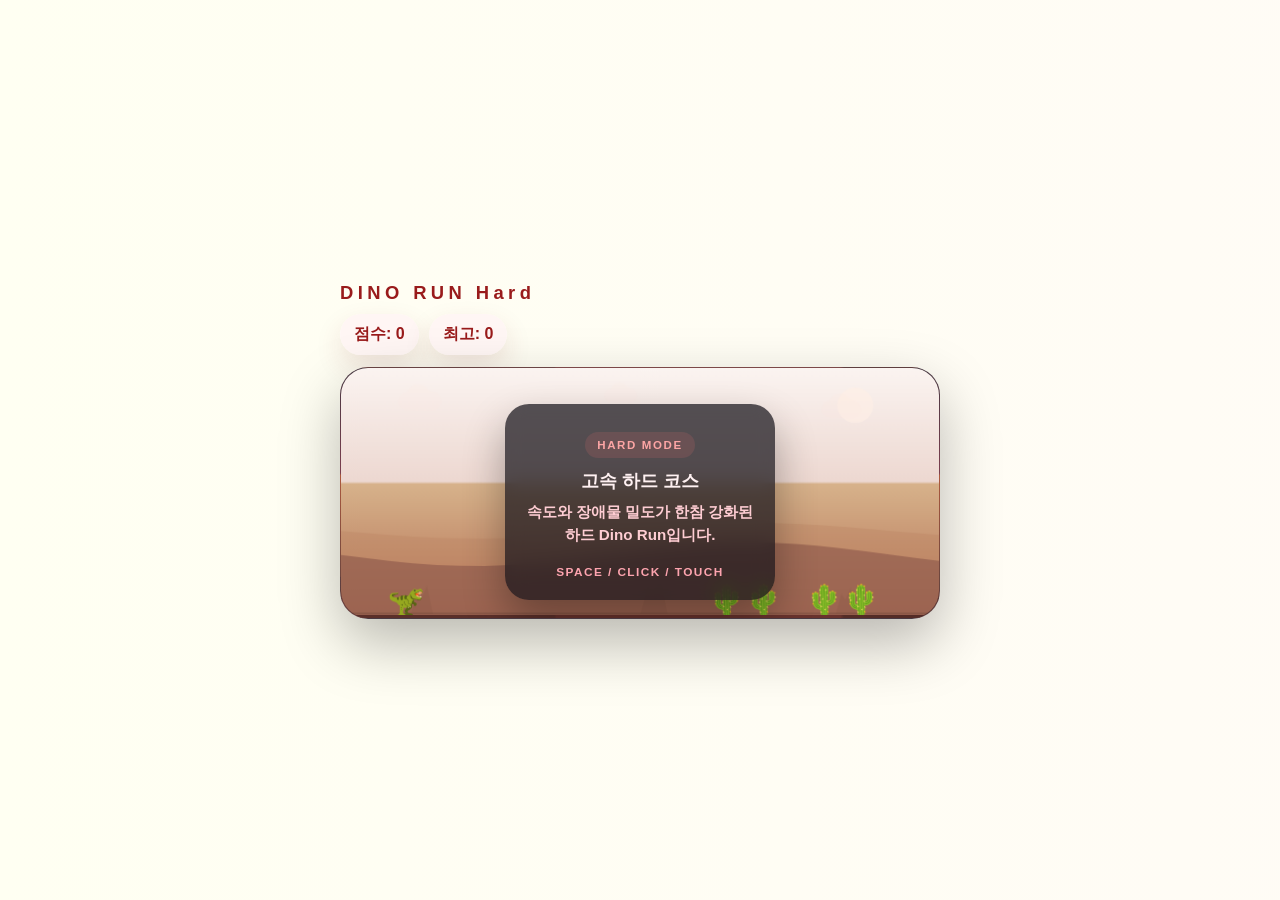
<file: js/minigames/games/DinoRunHard.html>
<!DOCTYPE html>
<html lang="ko">
<head>
    <meta charset="UTF-8">
    <meta name="viewport" content="width=device-width, initial-scale=1.0, user-scalable=no">
    <title>Dino Jump 1</title>
    <meta name="livelysam:minigame:id" content="dino-run-hard">
    <meta name="livelysam:minigame:title" content="Dino Run Hard">
    <meta name="livelysam:minigame:icon" content="🌋">
    <meta name="livelysam:minigame:status" content="ready">
    <meta name="livelysam:minigame:series-id" content="dino-run">
    <meta name="livelysam:minigame:series-title" content="Dino Run">
    <meta name="livelysam:minigame:series-description" content="기본, 확장, 하드 모드를 순서대로 즐길 수 있습니다.">
    <meta name="livelysam:minigame:series-icon" content="🦖">
    <meta name="livelysam:minigame:description" content="속도와 장애물이 강화된 하드 모드입니다.">
    <meta name="livelysam:minigame:score-label" content="하드 모드 점수">
    <meta name="livelysam:minigame:leaderboard-mode" content="personal-best">
    <meta name="livelysam:minigame:tags" content="firebase,hall-of-fame,hard">
    <meta name="livelysam:minigame:sort-order" content="30">
    <style>
        /* --- 1. 글로벌 스타일 --- */
        html {
            font-size: clamp(12px, calc(10px + 0.5vw), 16px);
        }
        body {
            font-family: -apple-system, BlinkMacSystemFont, 'Segoe UI', Roboto, Oxygen,
                Ubuntu, Cantarell, 'Open Sans', 'Helvetica Neue', sans-serif;
            background: linear-gradient(-90deg, #fff2ff, #fffff2);
            background-size: 400% 400%;
            animation: gradientBG 1s ease infinite;
            color: #555;
            display: flex;
            justify-content: center;
            align-items: center;
            min-height: 100vh;
            flex-direction: column;
            margin: 0;
            touch-action: none; 
            transition: background 0.5s ease;
            overflow: hidden; 
        }
        @keyframes gradientBG {
            0% { background-position: 0% 50%; }
            50% { background-position: 100% 50%; }
            100% { background-position: 0% 50%; }
        }
        body.night-mode {
            background: #000000;
            color: #ccc;
        }
        body.night-mode h1,
        body.night-mode h2 {
            color: #eee;
        }
        @keyframes dazzlingBG {
            0% { background-position: 0% 50%; filter: hue-rotate(0deg) saturate(1.5); }
            25% { background-position: 50% 50%; filter: hue-rotate(90deg) saturate(2); }
            50% { background-position: 100% 50%; filter: hue-rotate(180deg) saturate(1.5); }
            75% { background-position: 50% 50%; filter: hue-rotate(270deg) saturate(2); }
            100% { background-position: 0% 50%; filter: hue-rotate(360deg) saturate(1.5); }
        }
        body.dazzling {
            animation: dazzlingBG 5s ease infinite; 
            background: linear-gradient(-45deg, #e6f7ff, #fff0f0, #f0f8ff, #f0fff0);
            background-size: 400% 400%;
        }
        body.preview-mode #game-1-wrapper > h1,
        body.preview-mode #game-1-wrapper .info-panel,
        body.preview-mode #start-overlay-g1,
        body.preview-mode #game-over-overlay-g1 {
            display: none !important;
        }
        body.preview-mode #game-container-g1 {
            width: min(600px, 100vw);
            max-width: 100vw;
            max-height: none;
        }
        body.preview-mode {
            justify-content: flex-start;
            align-items: center;
            padding: 0;
        }
        body.preview-mode #game-1-wrapper {
            width: 100%;
            transform: translateY(-32px);
        }
        
        h1 { font-size: 2.5rem; color: #cc0000; margin-bottom: 10px; transition: color 0.5s ease; }
        h2 { font-size: 3rem; color: #333; margin: 0 0 10px 0; }
        h3 { font-size: 1.5rem; color: #333; margin: 10px 0; border-bottom: 2px solid #ccc; padding-bottom: 5px;}
        body.night-mode h3 { color: #eee; border-color: #555;}

        /* --- 버튼 공통 스타일 --- */
        .restart-btn, .back-btn {
            font-size: 1.2rem;
            font-weight: bold;
            color: #fff;
            border: none;
            padding: 14px 0;
            width: 100%; 
            border-radius: 12px;
            cursor: pointer;
            box-shadow: 0 5px 15px rgba(0,0,0,0.15);
            transition: all 0.2s ease;
            margin-bottom: 15px; 
            line-height: 1.3;
        }
        .restart-btn:hover, .back-btn:hover {
            transform: translateY(-2px);
            box-shadow: 0 8px 20px rgba(0,0,0,0.2);
        }
        
        .restart-btn {
            background: linear-gradient(145deg, #007aff, #0056b3);
            margin-top: 15px;
            margin-bottom: 5px; 
            width: 80%;
            max-width: 280px;
        }
        
        .back-btn {
            background: #888;
            margin-top: 5px;
            margin-bottom: 0;
            width: 80%;
            max-width: 280px;
        }
        .back-btn:hover { background: #666; }


        /* --- 2. Game 1 (DinoGame_1) 스타일 --- */
        #game-1-wrapper { 
            display: flex;
            flex-direction: column; 
            align-items: center; 
        }
        body.is-ready-screen #game-1-wrapper > h1,
        #game-1-wrapper > h1 {
            width: 600px;
            max-width: 90vw;
            margin: 0 0 10px 0;
            font-size: 1.15rem;
            letter-spacing: 0.24em;
            color: #991b1b;
        }
        body.is-ready-screen #game-1-wrapper .info-panel,
        #game-1-wrapper .info-panel {
            display: flex;
            justify-content: flex-start;
            gap: 10px;
            width: 600px;
            max-width: 90vw;
            margin-bottom: 12px;
            font-size: 1rem;
            font-weight: 700;
        }
        body.is-ready-screen #game-1-wrapper .info-panel > div,
        #game-1-wrapper .info-panel > div {
            padding: 10px 14px;
            border-radius: 999px;
            background: rgba(255, 245, 245, 0.88);
            color: #991b1b;
            box-shadow: 0 12px 28px rgba(127, 29, 29, 0.12);
        }
        body.is-ready-screen #highscore-display-g1,
        #highscore-display-g1 {
            text-align: left;
        }
        #score-display-g1 { color: #991b1b; transition: color 0.5s ease; }
        #highscore-display-g1 { color: #b45309; transition: color 0.5s ease; }
        body.night-mode #game-1-wrapper .info-panel > div {
            background: rgba(22, 18, 25, 0.72);
            color: #fecaca;
            box-shadow: 0 12px 28px rgba(0, 0, 0, 0.28);
        }
        body.night-mode #score-display-g1 { color: #fecaca; }
        body.night-mode #highscore-display-g1 { color: #fda4af; }

        #game-container-g1 {
            position: relative; width: 600px; height: 200px;
            max-width: 90vw; max-height: 40vh;
        }
        body.is-ready-screen #game-container-g1 {
            border-radius: 28px;
            overflow: hidden;
            border: 1px solid rgba(255, 255, 255, 0.18);
            box-shadow: 0 24px 60px rgba(0, 0, 0, 0.28);
            background:
                radial-gradient(circle at 80% 18%, rgba(255, 170, 120, 0.28) 0 24px, transparent 25px),
                radial-gradient(120px 48px at 16% 100%, rgba(72, 26, 26, 0.92) 98%, transparent 100%),
                radial-gradient(180px 60px at 54% 100%, rgba(98, 33, 33, 0.94) 98%, transparent 100%),
                radial-gradient(140px 52px at 86% 100%, rgba(59, 20, 20, 0.92) 98%, transparent 100%),
                linear-gradient(180deg, #1f0d18 0%, #5d1327 42%, #9a3412 43%, #2f1414 100%);
        }
        #game-canvas-g1 {
            background-color: transparent;
            border-bottom: 3px solid #555; 
            width: 100%; height: 100%;
            transition: border-color 0.5s ease;
        }
        body.is-ready-screen #game-canvas-g1 {
            border-bottom-color: rgba(254, 202, 202, 0.34);
        }
        .night-mode #game-canvas-g1 { border-color: #aaa; }
        
        #game-1-wrapper .overlay {
            position: absolute; top: 0; left: 0;
            width: 100%; height: 100%;
            display: flex; flex-direction: column;
            justify-content: center; align-items: center;
            z-index: 100; 
            font-weight: bold; color: #333;
            text-align: center; font-size: 2rem;
            padding: 18px;
            box-sizing: border-box;
            transition: color 0.5s ease;
        }
        body.is-ready-screen #start-overlay-g1 {
            justify-content: flex-end;
        }
        #game-1-wrapper .ready-card {
            width: min(270px, calc(100% - 36px));
            padding: 16px 18px;
            border-radius: 24px;
            background: rgba(21, 18, 25, 0.72);
            box-shadow: 0 20px 42px rgba(0, 0, 0, 0.32);
            backdrop-filter: blur(10px);
        }
        #game-1-wrapper .ready-chip {
            display: inline-flex;
            margin-bottom: 10px;
            padding: 7px 12px;
            border-radius: 999px;
            background: rgba(248, 113, 113, 0.14);
            color: #fca5a5;
            font-size: 0.72rem;
            letter-spacing: 0.14em;
        }
        #game-1-wrapper .ready-card strong {
            display: block;
            margin-bottom: 8px;
            font-size: 1.15rem;
            color: #fff1f2;
        }
        #game-1-wrapper .ready-card p {
            margin: 0;
            font-size: 0.95rem;
            line-height: 1.5;
            color: #fecdd3;
        }
        #game-1-wrapper .ready-controls {
            display: inline-block;
            margin-top: 12px;
            font-size: 0.74rem;
            letter-spacing: 0.12em;
            color: #fda4af;
        }
        body.night-mode #game-1-wrapper .overlay { color: #eee; }
        body.night-mode #game-1-wrapper .overlay p { color: #aaa; }
        #start-overlay-g1 { display: none; }
        #game-over-overlay-g1 { display: none; }
        #global-highscore-display-g1 {
            font-size: 1.2rem; color: #007aff;
            margin-top: 10px; font-weight: bold;
        }
        body.night-mode #global-highscore-display-g1 { color: #33aaff; }

        body {
            padding: 24px;
            box-sizing: border-box;
        }

        body * {
            box-sizing: border-box;
        }

        #game-container-g1 {
            height: 252px;
            max-height: 52vh;
        }

        #game-canvas-g1 {
            display: block;
            border-bottom: 3px solid rgba(120, 76, 62, 0.42);
            transition: border-color 0.5s ease;
        }

        body.is-ready-screen #game-canvas-g1 {
            border-bottom-color: rgba(120, 76, 62, 0.42);
        }

        body.night-mode #game-canvas-g1 {
            border-bottom-color: rgba(226, 232, 240, 0.54);
        }

        #game-1-wrapper .result-card {
            width: min(350px, calc(100% - 32px));
            padding: 16px 16px 14px;
            border-radius: 24px;
            background: rgba(255, 255, 255, 0.94);
            box-shadow: 0 18px 36px rgba(15, 23, 42, 0.18);
            backdrop-filter: blur(14px);
        }

        #game-1-wrapper .result-card strong {
            display: block;
            margin-bottom: 6px;
            font-size: 1.16rem;
            color: #7f1d1d;
        }

        #game-1-wrapper .result-score {
            margin: 8px 0 10px;
            padding: 8px 12px;
            border-radius: 14px;
            background: rgba(220, 38, 38, 0.08);
            color: #b91c1c;
            font-size: 0.98rem;
            font-weight: 700;
        }

        #game-1-wrapper .result-actions {
            margin-top: 10px;
            display: grid;
            grid-template-columns: repeat(2, minmax(0, 1fr));
            gap: 8px;
            width: 100%;
        }

        #game-1-wrapper .result-actions .restart-btn,
        #game-1-wrapper .result-actions .back-btn {
            width: 100%;
            max-width: none;
            margin: 0;
            padding: 12px 0;
            border-radius: 14px;
            font-size: 0.98rem;
        }

        #game-1-wrapper .result-hint {
            margin-top: 8px;
            font-size: 0.76rem;
            font-weight: 600;
            color: #7c6369;
            letter-spacing: 0.03em;
        }

        #global-highscore-display-g1 {
            font-size: 0.86rem;
            color: #6b4f57;
            margin-top: 0;
            font-weight: 600;
            line-height: 1.35;
            letter-spacing: -0.02em;
        }

        body.night-mode #global-highscore-display-g1 {
            color: #fecaca;
        }

        @media (max-width: 680px) {
            body {
                padding: 16px;
            }

            #game-container-g1 {
                height: 228px;
            }

            body.is-ready-screen #game-1-wrapper > h1 {
                letter-spacing: 0.18em;
                font-size: 1rem;
            }

            #game-1-wrapper .ready-card,
            #game-1-wrapper .result-card {
                width: calc(100% - 24px);
                padding: 16px 18px;
            }

            #game-1-wrapper .result-actions {
                grid-template-columns: 1fr;
            }
        }

    </style>
</head>
<body>

    <div id="game-1-wrapper">
        <h1>DINO RUN Hard</h1>
        <div class="info-panel">
            <div id="score-display-g1">점수: 0</div>
            <div id="highscore-display-g1">최고: 0</div>
        </div>
        <div id="game-container-g1">
            <div id="start-overlay-g1" class="overlay">
                <div class="ready-card">
                    <span class="ready-chip">HARD MODE</span>
                    <strong>초고속 하드 코스</strong>
                    <p>더 빠른 속도로 몰아치는 하드 모드의 시작 화면을 바로 보여줍니다.</p>
                    <span class="ready-controls">SPACE · CLICK · TOUCH</span>
                </div>
            </div>
            <div id="game-over-overlay-g1" class="overlay">
                <div>게임 오버</div>
                <p id="global-highscore-display-g1"></p>
                <button class="restart-btn">재시작 (Spacebar)</button>
                <button class="back-btn">로비로 돌아가기</button> </div>
            <canvas id="game-canvas-g1" width="600" height="252"></canvas>
        </div>
    </div>


    <script>
        document.addEventListener('DOMContentLoaded', () => {
            function returnToMinigameHub() {
                try {
                    if (window.parent && window.parent !== window && window.parent.LivelySam?.MinigamesHub?.closeRunner) {
                        window.parent.LivelySam.MinigamesHub.closeRunner();
                        return;
                    }
                } catch {}
                window.location.href = 'index.html';
            }

	    // --- 0. Game 1 URL ---
            const MINIGAME_ID = 'dino-run-hard';
            const IS_PREVIEW_MODE = new URLSearchParams(window.location.search).get('preview') === '1';

            function getLeaderboardBridge() {
                if (IS_PREVIEW_MODE) {
                    return null;
                }
                try {
                    if (window.parent && window.parent !== window && window.parent.LivelySam?.Leaderboard) {
                        return window.parent.LivelySam.Leaderboard;
                    }
                } catch {}
                return window.LivelySam?.Leaderboard || null;
            }
            
            // --- 1. 글로벌 변수 및 공통 요소 ---
            let game1Instance = null; 
            const body = document.body;
            const game1Wrapper = document.getElementById('game-1-wrapper');
            if (IS_PREVIEW_MODE) {
                body.classList.add('preview-mode');
            }

            function cleanupGame1Instance() {
                if (!game1Instance) {
                    return;
                }
                if (game1Instance.loop) {
                    cancelAnimationFrame(game1Instance.loop);
                    game1Instance.loop = 0;
                }
                document.removeEventListener('keydown', game1Instance.keyHandler);
                document.removeEventListener('mousedown', game1Instance.mouseHandler);
                document.removeEventListener('touchstart', game1Instance.touchHandler);
            }

            // --- 3. Game 1 (DinoGame_1) 실행 함수 ---
            function launchGame1(username) {
                cleanupGame1Instance();
                game1Instance = {}; 
                const gameUsername = username; 
                
                const canvas = game1Wrapper.querySelector('#game-canvas-g1');
                const ctx = canvas.getContext('2d');
                
                const scoreDisplay = game1Wrapper.querySelector('#score-display-g1');
                const highscoreDisplay = game1Wrapper.querySelector('#highscore-display-g1');
                const startOverlay = game1Wrapper.querySelector('#start-overlay-g1');
                const gameOverOverlay = game1Wrapper.querySelector('#game-over-overlay-g1');
                startOverlay.innerHTML = `
                    <div class="ready-card">
                        <span class="ready-chip">HARD MODE</span>
                        <strong>\uACE0\uC18D \uD558\uB4DC \uCF54\uC2A4</strong>
                        <p>\uC18D\uB3C4\uC640 \uC7A5\uC560\uBB3C \uBC00\uB3C4\uAC00 \uD55C\uCC38 \uAC15\uD654\uB41C \uD558\uB4DC Dino Run\uC785\uB2C8\uB2E4.</p>
                        <span class="ready-controls">SPACE / CLICK / TOUCH</span>
                    </div>
                `;
                gameOverOverlay.innerHTML = `
                    <div class="result-card">
                        <span class="ready-chip">RUN OVER</span>
                        <strong>\uD558\uB4DC \uD14C\uB9C8\uB97C \uB2E4\uC2DC \uB6AB\uC5B4\uBCF4\uC138\uC694</strong>
                        <div id="final-score-display-g1" class="result-score">\uC774\uBC88 \uC810\uC218: 0</div>
                        <p id="global-highscore-display-g1"></p>
                        <div class="result-actions">
                            <button class="restart-btn" type="button">\uB2E4\uC2DC \uC2DC\uC791</button>
                            <button class="back-btn" type="button">\uBAA9\uB85D \uB3CC\uC544\uAC00\uAE30</button>
                        </div>
                        <div class="result-hint">SPACEBAR \uB85C \uBC14\uB85C \uC7AC\uC2DC\uC791</div>
                    </div>
                `;
                const finalScoreDisplay = game1Wrapper.querySelector('#final-score-display-g1');
                const globalHighscoreDisplay = game1Wrapper.querySelector('#global-highscore-display-g1');
                
                // (수정) 뒤로가기 버튼 리스너 -> 허브로 복귀
                const backBtnG1 = game1Wrapper.querySelector('.back-btn');
                backBtnG1.addEventListener('click', (e) => {
                    e.preventDefault();
                    e.stopPropagation();
                    returnToMinigameHub();
                });

                const dinoIcon = '🦖';
                const cactusIcons = ['🌵', '🌵🌵'];
                const iconSize = 30;
                const groundY = canvas.height - 2; 
                const playerX = IS_PREVIEW_MODE ? 92 : 50;
                const jumpForce = 12;
                const gravity = 0.7;
                const initialSpeed = 15;
                const speedIncrease = 0.002;
                const nightModeThreshold = 200;
                const ambientClouds = [
                    { baseX: 118, y: 34, scale: 0.92, alpha: 0.42, depth: 0.08 },
                    { baseX: 322, y: 28, scale: 0.7, alpha: 0.28, depth: 0.06 },
                    { baseX: 542, y: 42, scale: 0.84, alpha: 0.36, depth: 0.1 }
                ];
                const backgroundSpikes = [
                    { baseX: 128, scale: 0.84, depth: 0.16 },
                    { baseX: 362, scale: 1.04, depth: 0.24 },
                    { baseX: 556, scale: 0.78, depth: 0.3 }
                ];

                let player;
                let obstacles = [];
                let stars = []; 
                let score = 0;
                let localHighScore = 0; 
                let globalHighScoreData = { score: 0, name: 'N/A' }; 
                let gameSpeed = initialSpeed;
                let gameState = 'lobby'; 
                let obstacleSpawnTimer = 0;
                let gameLoop; 
                let isNightMode = false;
                let isSubmitting = false; 
                let sceneTick = 0;

                // --- 클래스 정의 (Player, Obstacle, Star) ---
                class Player {
                    constructor(x, y) {
                        this.x = x; this.y = y; 
                        this.width = iconSize; this.height = iconSize;
                        this.dy = 0; this.isJumping = false;
                    }
                    draw() {
                        ctx.save(); 
                        ctx.translate(this.x + (this.width / 2), this.y); 
                        ctx.scale(-1, 1);
                        ctx.fillStyle = isNightMode ? '#FF6B6B' : '#CC0000';
                        ctx.font = `${iconSize}px Arial`;
                        ctx.textBaseline = 'bottom'; ctx.textAlign = 'center'; 
                        ctx.fillText(dinoIcon, 0, 5); 
                        ctx.restore(); 
                    }
                    update() {
                        this.dy += gravity; this.y += this.dy;
                        if (this.y > groundY) { this.y = groundY; this.dy = 0; this.isJumping = false; }
                    }
                    jump() { if (!this.isJumping) { this.dy = -jumpForce; this.isJumping = true; } }
                }
                class Obstacle {
                    constructor(x, y, icon) {
                        this.x = x; this.y = y; this.icon = icon;
                        this.width = iconSize * (icon.length / 2); this.height = iconSize;
                    }
                    draw() {
                        ctx.fillStyle = isNightMode ? '#FF6B6B' : '#CC0000';
                        ctx.font = `${iconSize}px Arial`;
                        ctx.textBaseline = 'bottom'; ctx.textAlign = 'start';
                        ctx.fillText(this.icon, this.x, this.y+4);
                    }
                    update() { this.x -= gameSpeed; }
                }
                class Star {
                    constructor() {
                        this.x = Math.random() * canvas.width;
                        this.y = Math.random() * (canvas.height - 50);
                        this.radius = Math.random() * 1.5;
                        this.opacity = Math.random();
                        this.fadeDirection = (Math.random() > 0.5) ? 'in' : 'out';
                    }
                    draw() {
                        ctx.beginPath();
                        ctx.arc(this.x, this.y, this.radius, 0, Math.PI * 2);
                        ctx.fillStyle = `rgba(255, 255, 255, ${this.opacity})`;
                        ctx.fill();
                    }
                    update() { 
                        this.x -= (gameSpeed * 0.2);
                        if (this.x < 0) this.x = canvas.width;
                        if (this.fadeDirection === 'in') {
                            this.opacity += 0.005; if (this.opacity > 1) this.fadeDirection = 'out';
                        } else {
                            this.opacity -= 0.005; if (this.opacity < 0) this.fadeDirection = 'in';
                        }
                    }
                }
                // --- 핵심 함수 ---
                function drawCloud(x, y, scale, alpha = 0.4) {
                    ctx.save();
                    ctx.globalAlpha = alpha;
                    ctx.fillStyle = isNightMode ? 'rgba(241, 245, 249, 0.12)' : 'rgba(255, 224, 214, 0.26)';
                    ctx.beginPath();
                    ctx.arc(x, y, 10 * scale, Math.PI * 0.5, Math.PI * 1.5);
                    ctx.arc(x + 12 * scale, y - 6 * scale, 13 * scale, Math.PI, Math.PI * 1.85);
                    ctx.arc(x + 26 * scale, y, 11 * scale, Math.PI * 1.5, Math.PI * 0.5);
                    ctx.closePath();
                    ctx.fill();
                    ctx.restore();
                }

                function drawDuneBand(baseY, amplitude, color, speed, alpha = 1) {
                    const offset = sceneTick * speed;
                    ctx.save();
                    ctx.globalAlpha = alpha;
                    ctx.fillStyle = color;
                    ctx.beginPath();
                    ctx.moveTo(0, canvas.height);
                    for (let x = 0; x <= canvas.width + 24; x += 24) {
                        const y = baseY + Math.sin((x + offset) / 88) * amplitude;
                        ctx.lineTo(x, y);
                    }
                    ctx.lineTo(canvas.width, canvas.height);
                    ctx.closePath();
                    ctx.fill();
                    ctx.restore();
                }

                function drawRockSpire(x, y, scale, color, alpha = 1) {
                    ctx.save();
                    ctx.translate(x, y);
                    ctx.globalAlpha = alpha;
                    ctx.fillStyle = color;
                    ctx.beginPath();
                    ctx.moveTo(-12 * scale, 0);
                    ctx.lineTo(-5 * scale, -26 * scale);
                    ctx.lineTo(0, -18 * scale);
                    ctx.lineTo(7 * scale, -34 * scale);
                    ctx.lineTo(14 * scale, 0);
                    ctx.closePath();
                    ctx.fill();
                    ctx.restore();
                }

                function drawBackdrop() {
                    const skyGradient = ctx.createLinearGradient(0, 0, 0, canvas.height);
                    if (isNightMode) {
                        skyGradient.addColorStop(0, '#120f1c');
                        skyGradient.addColorStop(0.56, '#241b31');
                        skyGradient.addColorStop(1, '#4b3436');
                    } else {
                        skyGradient.addColorStop(0, '#fbf4f1');
                        skyGradient.addColorStop(0.46, '#edd8d1');
                        skyGradient.addColorStop(0.47, '#d7b28b');
                        skyGradient.addColorStop(1, '#b47154');
                    }

                    ctx.fillStyle = skyGradient;
                    ctx.fillRect(0, 0, canvas.width, canvas.height);

                    if (isNightMode) {
                        ctx.save();
                        ctx.fillStyle = 'rgba(248, 250, 252, 0.74)';
                        ctx.beginPath();
                        ctx.arc(canvas.width - 84, 34, 15, 0, Math.PI * 2);
                        ctx.fill();
                        ctx.globalCompositeOperation = 'destination-out';
                        ctx.beginPath();
                        ctx.arc(canvas.width - 77, 30, 14, 0, Math.PI * 2);
                        ctx.fill();
                        ctx.restore();
                    } else {
                        ctx.save();
                        ctx.fillStyle = 'rgba(255, 239, 231, 0.64)';
                        ctx.beginPath();
                        ctx.arc(canvas.width - 84, 38, 18, 0, Math.PI * 2);
                        ctx.fill();
                        ctx.restore();

                        ambientClouds.forEach((cloud) => {
                            const span = canvas.width + 100;
                            const x = ((cloud.baseX - (sceneTick * cloud.depth)) % span + span) % span - 50;
                            drawCloud(x, cloud.y, cloud.scale, cloud.alpha);
                        });
                    }

                    drawDuneBand(canvas.height - 86, 8, isNightMode ? '#593f47' : '#b98362', 0.14, isNightMode ? 0.34 : 0.36);
                    drawDuneBand(canvas.height - 62, 12, isNightMode ? '#402b32' : '#8f5a4c', 0.28, isNightMode ? 0.72 : 0.66);

                    const spireColor = isNightMode ? '#7c6871' : '#7a503f';
                    backgroundSpikes.forEach((spire) => {
                        const span = canvas.width + 90;
                        const x = ((spire.baseX - (sceneTick * spire.depth)) % span + span) % span - 45;
                        drawRockSpire(x, groundY + 1, spire.scale, spireColor, isNightMode ? 0.22 : 0.16);
                    });

                    ctx.save();
                    ctx.strokeStyle = isNightMode ? 'rgba(226, 232, 240, 0.58)' : 'rgba(104, 68, 55, 0.34)';
                    ctx.lineWidth = 2;
                    ctx.beginPath();
                    ctx.moveTo(0, groundY + 0.5);
                    ctx.lineTo(canvas.width, groundY + 0.5);
                    ctx.stroke();
                    ctx.restore();
                }

                async function fetchGlobalHighScore() {
                    const leaderboard = getLeaderboardBridge();
                    if (!leaderboard?.getTopEntry) {
                        return { score: 0, name: 'N/A' };
                    }

                    try {
                        const topEntry = await leaderboard.getTopEntry({ gameId: MINIGAME_ID });
                        if (topEntry) {
                            return {
                                score: topEntry.score || 0,
                                name: topEntry.nickname || 'Unknown'
                            };
                        }
                    } catch (error) {
                        console.error("G1 Hard: 최고 점수 불러오기 실패:", error);
                    }

                    return { score: 0, name: 'N/A' }; 
                }
                async function updateGlobalHighScore() {
                    globalHighScoreData = await fetchGlobalHighScore();
                }
                function setThumbnailShowcaseScene() {
                    obstacles = [
                        new Obstacle(canvas.width - 176, groundY, cactusIcons[1])
                    ];
                    obstacleSpawnTimer = 84;
                }
                function setReadyPreviewScene() {
                    obstacles = [
                        new Obstacle(canvas.width - 232, groundY, cactusIcons[1]),
                        new Obstacle(canvas.width - 134, groundY, cactusIcons[1])
                    ];
                    obstacleSpawnTimer = 102;
                }
                function initGame() {
      localHighScore = localStorage.getItem('minigameLocalHighScore:dino-run-hard') || 0;
                    highscoreDisplay.textContent = `최고: ${Math.floor(localHighScore)}`;
                    player = new Player(playerX, groundY);
                    obstacles = []; stars = [];
                    score = 0; gameSpeed = initialSpeed;
                    gameState = IS_PREVIEW_MODE ? 'preview' : 'ready';
                    obstacleSpawnTimer = 100;
                    isNightMode = false; isSubmitting = false; sceneTick = 0;
                    for (let i=0; i < 50; i++) stars.push(new Star());
                    applyNightMode(false);
                    if (IS_PREVIEW_MODE) {
                        setThumbnailShowcaseScene();
                        body.classList.remove('is-ready-screen');
                        startOverlay.style.display = 'none';
                    } else {
                        setReadyPreviewScene();
                        body.classList.add('is-ready-screen');
                        startOverlay.style.display = 'flex';
                    }
                    gameOverOverlay.style.display = 'none';
                    if (!game1Instance.loop) { game1Instance.loop = requestAnimationFrame(animate); }
                    drawBackdrop();
                    obstacles.forEach(obs => obs.draw());
                    player.draw();
                    scoreDisplay.textContent = `점수: 0`;
                }
                function startGame() {
                    if ((gameState === 'ready' || gameState === 'gameOver') && !isSubmitting) {
                        if (gameState === 'gameOver') initGame(); 
                        body.classList.remove('is-ready-screen');
                        obstacles = [];
                        gameState = 'playing'; 
                        startOverlay.style.display = 'none';
                        gameOverOverlay.style.display = 'none';
                    }
                }
                function spawnObstacle() {
                    const icon = cactusIcons[Math.floor(Math.random() * cactusIcons.length)];
                    obstacles.push(new Obstacle(canvas.width + 50, groundY, icon));
                    obstacleSpawnTimer = (Math.random() * 100 + 50) * (initialSpeed / gameSpeed);
                }
                function applyNightMode(enable) {
                    isNightMode = enable;
                    if (enable) body.classList.add('night-mode');
                    else body.classList.remove('night-mode');
                }
                function updateObstacleField() {
                    obstacleSpawnTimer--;
                    if (obstacleSpawnTimer <= 0) spawnObstacle();
                    for (let i = obstacles.length - 1; i >= 0; i--) {
                        let obs = obstacles[i]; obs.update(); obs.draw();
                        if (obs.x + obs.width < 0) obstacles.splice(i, 1);
                    }
                }
                function runPreviewAutoplay() {
                    const nextObstacle = obstacles.find((obstacle) => obstacle.x + obstacle.width >= player.x + 8);
                    if (!player.isJumping && nextObstacle) {
                        const distance = nextObstacle.x - player.x;
                        if (distance <= 90 && distance >= 42) {
                            player.jump();
                        }
                    }
                }
                function animate() {
                    if (!game1Instance) return; 
                    sceneTick += (gameState === 'playing' || gameState === 'preview') ? gameSpeed * 0.48 : 0.32;
                    drawBackdrop();
                    if (isNightMode) { stars.forEach(star => { star.update(); star.draw(); }); }
                    if (gameState === 'playing') {
                        score += 0.1; gameSpeed += speedIncrease;
                        scoreDisplay.textContent = `점수: ${Math.floor(score)}`;
                        const scoreBlock = Math.floor(score / nightModeThreshold);
                        const shouldBeNight = (scoreBlock % 2 === 1); 
                        if (shouldBeNight && !isNightMode) applyNightMode(true);
                        else if (!shouldBeNight && isNightMode) applyNightMode(false);
                        updateObstacleField();
                        player.update(); player.draw();
                        checkCollisions();
                    } else if (gameState === 'preview') {
                        runPreviewAutoplay();
                        updateObstacleField();
                        player.update();
                        player.draw();
                    } else { 
                        player.draw();
                        obstacles.forEach(obs => obs.draw());
                    }
                    game1Instance.loop = requestAnimationFrame(animate); 
                }
                function checkCollisions() {
                    for (let obs of obstacles) {
                        const padding = 5; 
                        let playerTop = player.y - player.height;
                        let playerBottom = player.y;
                        let obsTop = obs.y - obs.height;
                        let obsBottom = obs.y;
                        if (player.x < obs.x + obs.width - padding &&
                            player.x + player.width - padding > obs.x &&
                            playerTop < obsBottom && 
                            playerBottom > obsTop)   
                        {
                            triggerGameOver(); break;
                        }
                    }
                }
                function triggerGameOver() {
                    gameState = 'gameOver';
                    gameOverOverlay.style.display = 'flex';
                    const finalScore = Math.floor(score);
                    finalScoreDisplay.textContent = `\uC774\uBC88 \uC810\uC218: ${finalScore}`;
                    if (finalScore > localHighScore) {
                        localHighScore = finalScore;
          localStorage.setItem('minigameLocalHighScore:dino-run-hard', localHighScore);
                        highscoreDisplay.textContent = `최고: ${localHighScore}`;
                    }
                    
                    const pElement = gameOverOverlay.querySelector('p#global-highscore-display-g1');
                    pElement.textContent = ''; 

                    if (finalScore >= 200) {
                        isSubmitting = true; 
                        pElement.textContent = '200점 이상! 점수 전송 중...';
                        pElement.textContent = '\uAE30\uB85D\uC744 \uC800\uC7A5\uD558\uB294 \uC911\uC785\uB2C8\uB2E4.';
                        submitAndFetchScores(finalScore, pElement); 
                    } else {
                        isSubmitting = false; 
                        pElement.textContent = '\u0032\u0030\u0030\uC810 \uBBF8\uB9CC \uAE30\uB85D\uC740 \uC800\uC7A5\uB418\uC9C0 \uC54A\uC2B5\uB2C8\uB2E4.';
                        pElement.textContent = '200점 미만은 기록되지 않습니다.';
                    }
                    if (finalScore < 200) {
                        pElement.textContent = '\u0032\u0030\u0030\uC810 \uBBF8\uB9CC \uAE30\uB85D\uC740 \uC800\uC7A5\uB418\uC9C0 \uC54A\uC2B5\uB2C8\uB2E4.';
                    }
                }
                async function submitScore(finalScore) {
                    const leaderboard = getLeaderboardBridge();
                    if (!leaderboard?.submitScore) {
                        throw new Error('Firebase leaderboard bridge unavailable');
                    }

                    await leaderboard.submitScore({
                        gameId: MINIGAME_ID,
                        nickname: gameUsername,
                        score: finalScore
                    });
                }
                async function fetchAndDisplayGlobalScore(pElement, prefixText = '') {
                    const leaderboard = getLeaderboardBridge();
                    if (!leaderboard?.getTopEntry) {
                        pElement.textContent = prefixText + '명예의 전당 연결을 사용할 수 없습니다.';
                        return;
                    }

                    try {
                        const topEntry = await leaderboard.getTopEntry({ gameId: MINIGAME_ID });
                        if (topEntry) {
                            globalHighScoreData.score = topEntry.score || 0;
                            globalHighScoreData.name = topEntry.nickname || gameUsername;

                            const rawName = topEntry.nickname || gameUsername;
                            const maskedName = leaderboard.maskNickname
                                ? leaderboard.maskNickname(rawName)
                                : (rawName.substring(0, 2) + '*'.repeat(Math.max(0, rawName.length - 2)));

                            pElement.textContent = prefixText + `역대 최고 점수: ${globalHighScoreData.score} (${maskedName})`;
                        } else {
                            pElement.textContent = prefixText + '아직 등록된 기록이 없습니다.';
                        }
                    } catch (error) {
                        console.error("G1 Hard: 최고 점수 불러오기 실패:", error);
                        pElement.textContent = prefixText + '최고 점수 연결 오류';
                    }
                }
                async function submitAndFetchScores(finalScore, pElement) { 
                    let prefixText = '';

                    try {
                        await submitScore(finalScore);
                        prefixText = '점수 등록 완료! ';
                    } catch (error) {
                        console.error("G1 Hard: 점수 전송 중 오류:", error);
                        prefixText = '점수 등록 실패. ';
                    } finally {
                        if (!prefixText.includes('\uC2E4\uD328')) {
                            prefixText = '\uAE30\uB85D \uC800\uC7A5 \uC644\uB8CC. ';
                        } else {
                            prefixText = '\uAE30\uB85D \uC800\uC7A5 \uC2E4\uD328. ';
                        }
                        await fetchAndDisplayGlobalScore(pElement, prefixText);
                        isSubmitting = false;
                    }
                }
                
                // --- 이벤트 리스너 ---
                function handleGameAction() {
                    if (gameState === 'playing') player.jump();
                    else startGame(); 
                }
                function handleInput(e) {
                    if (e.key === ' ' || e.code === 'Space') {
                        e.preventDefault(); handleGameAction(); 
                    }
                }
                function handleMouseInput(e) {
                    if (e.target.closest('.back-btn')) { // (수정)
                        return;
                    }
                    e.preventDefault(); handleGameAction();
                }
                function handleTouchInput(e) {
                    if (e.target.closest('.back-btn')) { // (수정)
                        return;
                    }
                    e.preventDefault(); handleGameAction(); 
                }
                
                game1Instance.keyHandler = handleInput;
                game1Instance.mouseHandler = handleMouseInput;
                game1Instance.touchHandler = handleTouchInput;

                document.addEventListener('keydown', game1Instance.keyHandler);
                document.addEventListener('mousedown', game1Instance.mouseHandler); 
                document.addEventListener('touchstart', game1Instance.touchHandler, { passive: false }); 
                
                updateGlobalHighScore(); 
                initGame(); 
            }

            window.addEventListener('beforeunload', cleanupGame1Instance);
            
            function resolveGameNickname() {
                try {
                    const parentNickname = window.parent && window.parent !== window && window.parent.LivelySam?.MinigamesHub?.getNickname?.();
                    if (parentNickname) return String(parentNickname).trim();
                } catch {}
                try {
                    const nickname = localStorage.getItem('minigameNickname');
                    if (nickname) return String(nickname).trim();
                } catch {}
                try {
                    const legacyNickname = localStorage.getItem('j_game_username');
                    if (legacyNickname) return String(legacyNickname).trim();
                } catch {}
                return 'Guest';
            }

            // --- (수정) 5. 자동 실행 로직 ---
            // 허브 닉네임 원문을 우선 사용합니다.
            const gameUsername = resolveGameNickname();
            console.log(gameUsername + "님이 Game 1을 시작합니다.");

            // launchGame1 함수를 즉시 호출합니다.
            launchGame1(gameUsername);

        }); 
    </script>
</body>
</html>
</file>
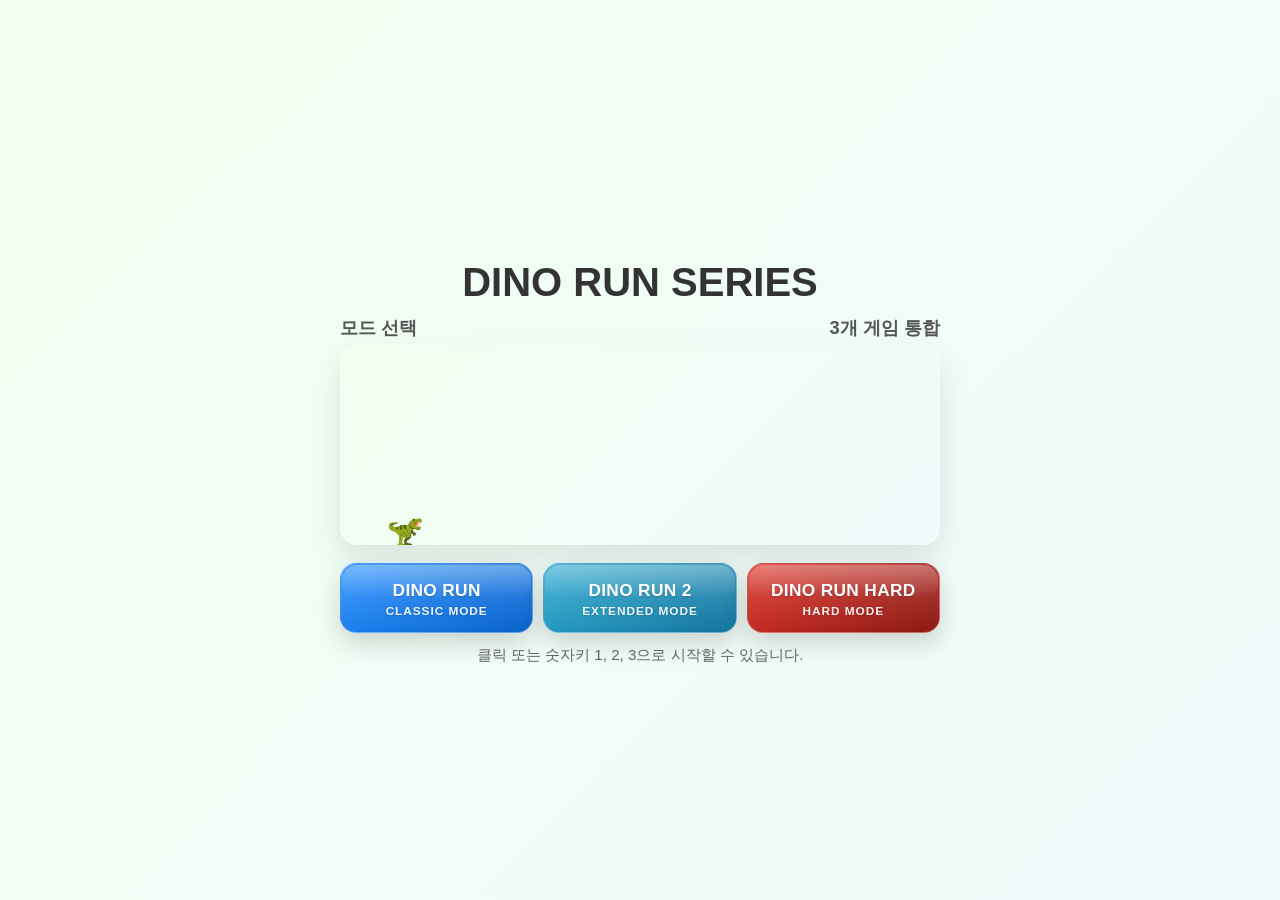
<file: js/minigames/games/DinoRunSeries.html>
<!DOCTYPE html>
<html lang="ko">
<head>
    <meta charset="UTF-8">
    <meta name="viewport" content="width=device-width, initial-scale=1.0, user-scalable=no">
    <title>Dino Run Series</title>
    <meta name="livelysam:minigame:disabled" content="true">
    <style>
        html {
            font-size: clamp(12px, calc(10px + 0.5vw), 16px);
        }

        body {
            font-family: -apple-system, BlinkMacSystemFont, 'Segoe UI', Roboto, Oxygen,
                Ubuntu, Cantarell, 'Open Sans', 'Helvetica Neue', sans-serif;
            background: linear-gradient(-45deg, #e6f7ff, #fff0f0, #f0f8ff, #f0fff0);
            background-size: 400% 400%;
            animation: gradientBG 20s ease infinite;
            color: #555;
            display: flex;
            justify-content: center;
            align-items: center;
            min-height: 100vh;
            flex-direction: column;
            margin: 0;
            touch-action: none;
            transition: background 0.5s ease;
            overflow: hidden;
        }

        @keyframes gradientBG {
            0% { background-position: 0% 50%; }
            50% { background-position: 100% 50%; }
            100% { background-position: 0% 50%; }
        }

        #series-home,
        #series-player {
            width: 100%;
            display: flex;
            flex-direction: column;
            align-items: center;
        }

        #series-home[hidden],
        #series-player[hidden] {
            display: none !important;
        }

        h1 {
            font-size: 2.5rem;
            color: #333;
            margin-bottom: 10px;
            transition: color 0.5s ease;
        }

        #series-info {
            display: flex;
            justify-content: space-between;
            width: 600px;
            max-width: 90vw;
            margin-bottom: 5px;
            font-size: 1.15rem;
            font-weight: bold;
            color: #555;
        }

        #series-stage {
            position: relative;
            width: 600px;
            height: 200px;
            max-width: 90vw;
            max-height: 40vh;
            padding: 0;
        }

        .stage-pane {
            position: relative;
            overflow: hidden;
            width: 100%;
            height: 100%;
            border: 0;
            padding: 0;
            background: transparent;
            cursor: pointer;
            border-radius: 18px;
            box-shadow: 0 14px 30px rgba(0, 0, 0, 0.1);
        }

        .preview-frame {
            width: 100%;
            height: 100%;
            display: block;
            border: 0;
            background: #fff;
            pointer-events: none;
        }

        #series-actions {
            width: 600px;
            max-width: 90vw;
            display: grid;
            grid-template-columns: repeat(3, minmax(0, 1fr));
            gap: 10px;
            margin-top: 18px;
        }

        .mode-btn {
            position: relative;
            overflow: hidden;
            font-size: 1.08rem;
            font-weight: bold;
            color: #fff;
            border: 1px solid rgba(255, 255, 255, 0.22);
            padding: 15px 0 13px;
            width: 100%;
            border-radius: 16px;
            cursor: pointer;
            box-shadow: 0 10px 24px rgba(0,0,0,0.16);
            transition: transform 0.2s ease, box-shadow 0.2s ease, filter 0.2s ease;
            line-height: 1.3;
            text-shadow: 0 1px 2px rgba(0,0,0,0.18);
            background:
                linear-gradient(180deg, rgba(255,255,255,0.18), rgba(255,255,255,0.03)),
                linear-gradient(145deg, #1f8bff, #005dc8);
        }

        .mode-btn::before {
            content: "";
            position: absolute;
            top: 1px;
            left: 1px;
            right: 1px;
            height: 48%;
            border-radius: 15px 15px 12px 12px;
            background: linear-gradient(180deg, rgba(255,255,255,0.28), rgba(255,255,255,0));
            pointer-events: none;
        }

        .mode-btn .mode-btn-title,
        .mode-btn .mode-btn-sub {
            position: relative;
            z-index: 1;
            display: block;
        }

        .mode-btn .mode-btn-title {
            letter-spacing: 0.02em;
        }

        .mode-btn .mode-btn-sub {
            margin-top: 2px;
            font-size: 0.74rem;
            font-weight: 600;
            opacity: 0.92;
            letter-spacing: 0.08em;
        }

        .mode-btn:hover,
        .mode-btn:focus-visible,
        .stage-pane:hover,
        .stage-pane:focus-visible {
            transform: translateY(-2px);
            box-shadow: 0 14px 28px rgba(0,0,0,0.2);
            filter: saturate(1.05);
            outline: none;
        }

        .mode-btn[data-mode="extended"] {
            background:
                linear-gradient(180deg, rgba(255,255,255,0.18), rgba(255,255,255,0.03)),
                linear-gradient(145deg, #26a7cf, #0c6f9b);
        }

        .mode-btn[data-mode="hard"] {
            background:
                linear-gradient(180deg, rgba(255,255,255,0.16), rgba(255,255,255,0.02)),
                linear-gradient(145deg, #da3025, #8a140f);
        }

        #series-hint {
            margin-top: 12px;
            font-size: 0.95rem;
            color: #666;
            text-align: center;
        }

        body.preview-mode h1,
        body.preview-mode #series-info,
        body.preview-mode #series-actions,
        body.preview-mode #series-hint {
            display: none;
        }

        body.preview-mode #series-stage {
            width: 100vw;
            max-width: min(96vw, 980px);
            height: min(34vw, 250px);
            max-height: 48vh;
        }

        #series-player {
            position: fixed;
            inset: 0;
            z-index: 20;
            background: #fff;
        }

        #game-frame {
            width: 100vw;
            height: 100vh;
            border: 0;
            display: block;
            background: #fff;
        }

        @media (max-width: 640px) {
            #series-stage,
            #series-actions,
            #series-info {
                width: 94vw;
                max-width: 94vw;
            }

            #series-actions {
                grid-template-columns: 1fr;
            }

            #series-stage {
                height: 180px;
            }
        }
    </style>
</head>
<body>
    <div id="series-home">
        <h1>DINO RUN SERIES</h1>
        <div id="series-info">
            <div>모드 선택</div>
            <div>3개 게임 통합</div>
        </div>
        <div id="series-stage" aria-label="다이노 시리즈 선택 화면">
            <button type="button" class="stage-pane" data-mode="base" aria-label="Dino Run 실행">
                <iframe id="preview-base" class="preview-frame" title="Dino Run 미리보기" tabindex="-1" aria-hidden="true"></iframe>
            </button>
        </div>
        <div id="series-actions">
            <button type="button" class="mode-btn" data-mode="base">
                <span class="mode-btn-title">DINO RUN</span>
                <span class="mode-btn-sub">CLASSIC MODE</span>
            </button>
            <button type="button" class="mode-btn" data-mode="extended">
                <span class="mode-btn-title">DINO RUN 2</span>
                <span class="mode-btn-sub">EXTENDED MODE</span>
            </button>
            <button type="button" class="mode-btn" data-mode="hard">
                <span class="mode-btn-title">DINO RUN HARD</span>
                <span class="mode-btn-sub">HARD MODE</span>
            </button>
        </div>
        <div id="series-hint">클릭 또는 숫자키 1, 2, 3으로 시작할 수 있습니다.</div>
    </div>

    <div id="series-player" hidden>
        <iframe id="game-frame" title="Dino Run Series Game"></iframe>
    </div>

    <textarea id="source-base" hidden><!DOCTYPE html>
<html lang="ko">
<head>
    <meta charset="UTF-8">
    <meta name="viewport" content="width=device-width, initial-scale=1.0, user-scalable=no">
    <title>Dino Jump 1</title>
    <style>
        /* --- 1. 글로벌 스타일 --- */
        html {
            font-size: clamp(12px, calc(10px + 0.5vw), 16px);
        }
        body {
            font-family: -apple-system, BlinkMacSystemFont, 'Segoe UI', Roboto, Oxygen,
                Ubuntu, Cantarell, 'Open Sans', 'Helvetica Neue', sans-serif;
            background: linear-gradient(-45deg, #e6f7ff, #fff0f0, #f0f8ff, #f0fff0);
            background-size: 400% 400%;
            animation: gradientBG 20s ease infinite;
            color: #555;
            display: flex;
            justify-content: center;
            align-items: center;
            min-height: 100vh;
            flex-direction: column;
            margin: 0;
            touch-action: none; 
            transition: background 0.5s ease;
            overflow: hidden; 
        }
        @keyframes gradientBG {
            0% { background-position: 0% 50%; }
            50% { background-position: 100% 50%; }
            100% { background-position: 0% 50%; }
        }
        body.night-mode {
            background: #222;
            color: #ccc;
        }
        body.night-mode h1,
        body.night-mode h2 {
            color: #eee;
        }
        @keyframes dazzlingBG {
            0% { background-position: 0% 50%; filter: hue-rotate(0deg) saturate(1.5); }
            25% { background-position: 50% 50%; filter: hue-rotate(90deg) saturate(2); }
            50% { background-position: 100% 50%; filter: hue-rotate(180deg) saturate(1.5); }
            75% { background-position: 50% 50%; filter: hue-rotate(270deg) saturate(2); }
            100% { background-position: 0% 50%; filter: hue-rotate(360deg) saturate(1.5); }
        }
        body.dazzling {
            animation: dazzlingBG 5s ease infinite; 
            background: linear-gradient(-45deg, #e6f7ff, #fff0f0, #f0f8ff, #f0fff0);
            background-size: 400% 400%;
        }
        
        h1 { font-size: 2.5rem; color: #333; margin-bottom: 10px; transition: color 0.5s ease; }
        h2 { font-size: 3rem; color: #333; margin: 0 0 10px 0; }
        h3 { font-size: 1.5rem; color: #333; margin: 10px 0; border-bottom: 2px solid #ccc; padding-bottom: 5px;}
        body.night-mode h3 { color: #eee; border-color: #555;}

        /* --- 버튼 공통 스타일 --- */
        .restart-btn, .back-btn {
            font-size: 1.2rem;
            font-weight: bold;
            color: #fff;
            border: none;
            padding: 14px 0;
            width: 100%; 
            border-radius: 12px;
            cursor: pointer;
            box-shadow: 0 5px 15px rgba(0,0,0,0.15);
            transition: all 0.2s ease;
            margin-bottom: 15px; 
            line-height: 1.3;
        }
        .restart-btn:hover, .back-btn:hover {
            transform: translateY(-2px);
            box-shadow: 0 8px 20px rgba(0,0,0,0.2);
        }
        
        .restart-btn {
            background: linear-gradient(145deg, #007aff, #0056b3);
            margin-top: 15px;
            margin-bottom: 5px; 
            width: 80%;
            max-width: 280px;
        }
        
        .back-btn {
            background: #888;
            margin-top: 5px;
            margin-bottom: 0;
            width: 80%;
            max-width: 280px;
        }
        .back-btn:hover { background: #666; }


        /* --- 2. Game 1 (DinoGame_1) 스타일 --- */
        #game-1-wrapper { 
            display: flex;
            flex-direction: column; 
            align-items: center; 
        }
        #game-1-wrapper .info-panel {
            display: flex; justify-content: space-between;
            width: 600px; max-width: 90vw; margin-bottom: 5px;
            font-size: 1.5rem; font-weight: bold;
        }
        #score-display-g1 { color: #333; transition: color 0.5s ease; }
        #highscore-display-g1 { color: #888; text-align: right; transition: color 0.5s ease; }
        body.night-mode #score-display-g1 { color: #eee; }
        body.night-mode #highscore-display-g1 { color: #aaa; }

        #game-container-g1 {
            position: relative; width: 600px; height: 200px;
            max-width: 90vw; max-height: 40vh;
        }
        #game-canvas-g1 {
            background-color: transparent;
            border-bottom: 3px solid #555; 
            width: 100%; height: 100%;
            transition: border-color 0.5s ease;
        }
        .night-mode #game-canvas-g1 { border-color: #aaa; }
        
        #game-1-wrapper .overlay {
            position: absolute; top: 0; left: 0;
            width: 100%; height: 100%;
            display: flex; flex-direction: column;
            justify-content: center; align-items: center;
            z-index: 100; 
            font-weight: bold; color: #333;
            text-align: center; font-size: 2rem;
            transition: color 0.5s ease;
        }
        body.night-mode #game-1-wrapper .overlay { color: #eee; }
        body.night-mode #game-1-wrapper .overlay p { color: #aaa; }
        #start-overlay-g1 { display: none; }
        #game-over-overlay-g1 { display: none; }
        #global-highscore-display-g1 {
            font-size: 1.2rem; color: #007aff;
            margin-top: 10px; font-weight: bold;
        }
        body.night-mode #global-highscore-display-g1 { color: #33aaff; }

    </style>
</head>
<body>

    <div id="game-1-wrapper">
        <h1>DINO RUN</h1>
        <div class="info-panel">
            <div id="score-display-g1">점수: 0</div>
            <div id="highscore-display-g1">최고: 0</div>
        </div>
        <div id="game-container-g1">
            <div id="start-overlay-g1" class="overlay">
                <div>JUMP!</div>
                <p>Spacebar를 눌러 시작(터치, 클릭 가능)</p>
            </div>
            <div id="game-over-overlay-g1" class="overlay">
                <div>게임 오버</div>
                <p id="global-highscore-display-g1"></p>
                <button class="restart-btn">재시작 (Spacebar)</button>
                <button class="back-btn">로비로 돌아가기</button> </div>
            <canvas id="game-canvas-g1" width="600" height="200"></canvas>
        </div>
    </div>


    <script>
        document.addEventListener('DOMContentLoaded', () => {
            function returnToMinigameHub() {
                try {
                    if (window.parent && window.parent !== window && window.parent.LivelySam?.MinigamesHub?.closeRunner) {
                        window.parent.LivelySam.MinigamesHub.closeRunner();
                        return;
                    }
                } catch {}
                window.location.href = 'index.html';
            }

	    // --- 0. Game 1 URL ---
            const MINIGAME_ID = 'dino-run-1';
            const IS_PREVIEW_MODE = new URLSearchParams(window.location.search).get('preview') === '1';

            function getLeaderboardBridge() {
                if (IS_PREVIEW_MODE) {
                    return null;
                }
                try {
                    if (window.parent && window.parent !== window && window.parent.LivelySam?.Leaderboard) {
                        return window.parent.LivelySam.Leaderboard;
                    }
                } catch {}
                return window.LivelySam?.Leaderboard || null;
            }
            
            // --- 1. 글로벌 변수 및 공통 요소 ---
            let game1Instance = null; 
            const body = document.body;
            const game1Wrapper = document.getElementById('game-1-wrapper');

            // --- 3. Game 1 (DinoGame_1) 실행 함수 ---
            function launchGame1(username) {
                if (game1Instance) {
                    // 이전 인스턴스 정리 (필요시)
                    if (game1Instance.loop) cancelAnimationFrame(game1Instance.loop);
                    document.removeEventListener('keydown', game1Instance.keyHandler);
                    document.removeEventListener('mousedown', game1Instance.mouseHandler);
                    document.removeEventListener('touchstart', game1Instance.touchHandler);
                }
                game1Instance = {}; 
                const gameUsername = username; 
                
                const canvas = game1Wrapper.querySelector('#game-canvas-g1');
                const ctx = canvas.getContext('2d');
                
                const scoreDisplay = game1Wrapper.querySelector('#score-display-g1');
                const highscoreDisplay = game1Wrapper.querySelector('#highscore-display-g1');
                const startOverlay = game1Wrapper.querySelector('#start-overlay-g1');
                const gameOverOverlay = game1Wrapper.querySelector('#game-over-overlay-g1');
                const globalHighscoreDisplay = game1Wrapper.querySelector('#global-highscore-display-g1');
                
                // (수정) 뒤로가기 버튼 리스너 -> 허브로 복귀
                const backBtnG1 = game1Wrapper.querySelector('.back-btn');
                backBtnG1.addEventListener('click', (e) => {
                    e.preventDefault();
                    e.stopPropagation();
                    returnToMinigameHub();
                });

                const dinoIcon = '🦖';
                const cactusIcons = ['🌵', '🌵🌵'];
                const iconSize = 30;
                const groundY = canvas.height - 2; 
                const playerX = 50;
                const jumpForce = 12;
                const gravity = 0.7;
                const initialSpeed = 5;
                const speedIncrease = 0.001;
                const nightModeThreshold = 200;

                let player;
                let obstacles = [];
                let stars = []; 
                let score = 0;
                let localHighScore = 0; 
                let globalHighScoreData = { score: 0, name: 'N/A' }; 
                let gameSpeed = initialSpeed;
                let gameState = 'lobby'; 
                let obstacleSpawnTimer = 0;
                let gameLoop; 
                let isNightMode = false;
                let isSubmitting = false; 

                // --- 클래스 정의 (Player, Obstacle, Star) ---
                class Player {
                    constructor(x, y) {
                        this.x = x; this.y = y; 
                        this.width = iconSize; this.height = iconSize;
                        this.dy = 0; this.isJumping = false;
                    }
                    draw() {
                        ctx.save(); 
                        ctx.translate(this.x + (this.width / 2), this.y); 
                        ctx.scale(-1, 1);
                        ctx.fillStyle = isNightMode ? '#eee' : '#555';
                        ctx.font = `${iconSize}px Arial`;
                        ctx.textBaseline = 'bottom'; ctx.textAlign = 'center'; 
                        ctx.fillText(dinoIcon, 0, 5); 
                        ctx.restore(); 
                    }
                    update() {
                        this.dy += gravity; this.y += this.dy;
                        if (this.y > groundY) { this.y = groundY; this.dy = 0; this.isJumping = false; }
                    }
                    jump() { if (!this.isJumping) { this.dy = -jumpForce; this.isJumping = true; } }
                }
                class Obstacle {
                    constructor(x, y, icon) {
                        this.x = x; this.y = y; this.icon = icon;
                        this.width = iconSize * (icon.length / 2); this.height = iconSize;
                    }
                    draw() {
                        ctx.fillStyle = isNightMode ? '#eee' : '#555';
                        ctx.font = `${iconSize}px Arial`;
                        ctx.textBaseline = 'bottom'; ctx.textAlign = 'start';
                        ctx.fillText(this.icon, this.x, this.y+4);
                    }
                    update() { this.x -= gameSpeed; }
                }
                class Star {
                    constructor() {
                        this.x = Math.random() * canvas.width;
                        this.y = Math.random() * (canvas.height - 50);
                        this.radius = Math.random() * 1.5;
                        this.opacity = Math.random();
                        this.fadeDirection = (Math.random() > 0.5) ? 'in' : 'out';
                    }
                    draw() {
                        ctx.beginPath();
                        ctx.arc(this.x, this.y, this.radius, 0, Math.PI * 2);
                        ctx.fillStyle = `rgba(255, 255, 255, ${this.opacity})`;
                        ctx.fill();
                    }
                    update() { 
                        this.x -= (gameSpeed * 0.2);
                        if (this.x < 0) this.x = canvas.width;
                        if (this.fadeDirection === 'in') {
                            this.opacity += 0.005; if (this.opacity > 1) this.fadeDirection = 'out';
                        } else {
                            this.opacity -= 0.005; if (this.opacity < 0) this.fadeDirection = 'in';
                        }
                    }
                }
                // --- 핵심 함수 ---
                async function fetchGlobalHighScore() {
                    const leaderboard = getLeaderboardBridge();
                    if (!leaderboard?.getTopEntry) {
                        return { score: 0, name: 'N/A' };
                    }

                    try {
                        const topEntry = await leaderboard.getTopEntry({ gameId: MINIGAME_ID });
                        if (topEntry) {
                            return {
                                score: topEntry.score || 0,
                                name: topEntry.nickname || 'Unknown'
                            };
                        }
                    } catch (error) {
                        console.error("G1: 최고 점수 불러오기 실패:", error);
                    }

                    return { score: 0, name: 'N/A' }; 
                }
                async function updateGlobalHighScore() {
                    globalHighScoreData = await fetchGlobalHighScore();
                }
                function initGame() {
      localHighScore = localStorage.getItem('minigameLocalHighScore:dino-run-1')
        || localStorage.getItem('dinoLocalHighScore_g1')
        || 0;
                    highscoreDisplay.textContent = `최고: ${Math.floor(localHighScore)}`;
                    player = new Player(playerX, groundY);
                    obstacles = []; stars = [];
                    score = 0; gameSpeed = initialSpeed;
                    gameState = 'ready'; 
                    obstacleSpawnTimer = 100;
                    isNightMode = false; isSubmitting = false; 
                    for (let i=0; i < 50; i++) stars.push(new Star());
                    applyNightMode(false);
                    startOverlay.style.display = 'flex'; 
                    gameOverOverlay.style.display = 'none';
                    if (!game1Instance.loop) { game1Instance.loop = requestAnimationFrame(animate); }
                    ctx.clearRect(0, 0, canvas.width, canvas.height);
                    player.draw();
                    scoreDisplay.textContent = `점수: 0`;
                }
                function startGame() {
                    if ((gameState === 'ready' || gameState === 'gameOver') && !isSubmitting) {
                        if (gameState === 'gameOver') initGame(); 
                        gameState = 'playing'; 
                        startOverlay.style.display = 'none';
                        gameOverOverlay.style.display = 'none';
                    }
                }
                function spawnObstacle() {
                    const icon = cactusIcons[Math.floor(Math.random() * cactusIcons.length)];
                    obstacles.push(new Obstacle(canvas.width + 50, groundY, icon));
                    obstacleSpawnTimer = (Math.random() * 100 + 50) * (initialSpeed / gameSpeed);
                }
                function applyNightMode(enable) {
                    isNightMode = enable;
                    if (enable) body.classList.add('night-mode');
                    else body.classList.remove('night-mode');
                }
                function animate() {
                    if (!game1Instance) return; 
                    ctx.clearRect(0, 0, canvas.width, canvas.height);
                    if (isNightMode) { stars.forEach(star => { star.update(); star.draw(); }); }
                    if (gameState === 'playing') {
                        score += 0.1; gameSpeed += speedIncrease;
                        scoreDisplay.textContent = `점수: ${Math.floor(score)}`;
                        const scoreBlock = Math.floor(score / nightModeThreshold);
                        const shouldBeNight = (scoreBlock % 2 === 1); 
                        if (shouldBeNight && !isNightMode) applyNightMode(true);
                        else if (!shouldBeNight && isNightMode) applyNightMode(false);
                        obstacleSpawnTimer--;
                        if (obstacleSpawnTimer <= 0) spawnObstacle();
                        for (let i = obstacles.length - 1; i >= 0; i--) {
                            let obs = obstacles[i]; obs.update(); obs.draw();
                            if (obs.x + obs.width < 0) obstacles.splice(i, 1);
                        }
                        player.update(); player.draw();
                        checkCollisions();
                    } else { 
                        player.draw();
                        obstacles.forEach(obs => obs.draw());
                    }
                    game1Instance.loop = requestAnimationFrame(animate); 
                }
                function checkCollisions() {
                    for (let obs of obstacles) {
                        const padding = 5; 
                        let playerTop = player.y - player.height;
                        let playerBottom = player.y;
                        let obsTop = obs.y - obs.height;
                        let obsBottom = obs.y;
                        if (player.x < obs.x + obs.width - padding &&
                            player.x + player.width - padding > obs.x &&
                            playerTop < obsBottom && 
                            playerBottom > obsTop)   
                        {
                            triggerGameOver(); break;
                        }
                    }
                }
                function triggerGameOver() {
                    gameState = 'gameOver';
                    gameOverOverlay.style.display = 'flex';
                    const finalScore = Math.floor(score);
                    if (finalScore > localHighScore) {
                        localHighScore = finalScore;
          localStorage.setItem('minigameLocalHighScore:dino-run-1', localHighScore);
                        highscoreDisplay.textContent = `최고: ${localHighScore}`;
                    }
                    
                    const pElement = gameOverOverlay.querySelector('p#global-highscore-display-g1');
                    pElement.textContent = ''; 

                    if (finalScore >= 200) {
                        isSubmitting = true; 
                        pElement.textContent = '200점 이상! 점수 전송 중...';
                        submitAndFetchScores(finalScore, pElement); 
                    } else {
                        isSubmitting = false; 
                        pElement.textContent = '200점 미만은 기록되지 않습니다.';
                    }
                }
                async function submitScore(finalScore) {
                    const leaderboard = getLeaderboardBridge();
                    if (!leaderboard?.submitScore) {
                        throw new Error('Firebase leaderboard bridge unavailable');
                    }

                    await leaderboard.submitScore({
                        gameId: MINIGAME_ID,
                        nickname: gameUsername,
                        score: finalScore
                    });
                }
                async function fetchAndDisplayGlobalScore(pElement, prefixText = '') {
                    const leaderboard = getLeaderboardBridge();
                    if (!leaderboard?.getTopEntry) {
                        pElement.textContent = prefixText + '명예의 전당 연결을 사용할 수 없습니다.';
                        return;
                    }

                    try {
                        const topEntry = await leaderboard.getTopEntry({ gameId: MINIGAME_ID });
                        if (topEntry) {
                            globalHighScoreData.score = topEntry.score || 0;
                            globalHighScoreData.name = topEntry.nickname || gameUsername;

                            const rawName = topEntry.nickname || gameUsername;
                            const maskedName = leaderboard.maskNickname
                                ? leaderboard.maskNickname(rawName)
                                : (rawName.substring(0, 2) + '*'.repeat(Math.max(0, rawName.length - 2)));

                            pElement.textContent = prefixText + `역대 최고 점수: ${globalHighScoreData.score} (${maskedName})`;
                        } else {
                            pElement.textContent = prefixText + '아직 등록된 기록이 없습니다.';
                        }
                    } catch (error) {
                        console.error("G1 최고 점수 불러오기 실패:", error);
                        pElement.textContent = prefixText + '최고 점수 연결 오류';
                    }
                }
                async function submitAndFetchScores(finalScore, pElement) {
                    let prefixText = '';

                    try {
                        await submitScore(finalScore);
                        prefixText = '점수 등록 완료! ';
                    } catch (error) {
                        console.error("G1 점수 전송 중 오류:", error);
                        prefixText = '점수 등록 실패. ';
                    } finally {
                        await fetchAndDisplayGlobalScore(pElement, prefixText);
                        isSubmitting = false;
                    }
                }
                
                // --- 이벤트 리스너 ---
                function handleGameAction() {
                    if (gameState === 'playing') player.jump();
                    else startGame(); 
                }
                function handleInput(e) {
                    if (e.key === ' ' || e.code === 'Space') {
                        e.preventDefault(); handleGameAction(); 
                    }
                }
                function handleMouseInput(e) {
                    if (e.target.closest('.back-btn')) { // (수정)
                        return;
                    }
                    e.preventDefault(); handleGameAction();
                }
                function handleTouchInput(e) {
                    if (e.target.closest('.back-btn')) { // (수정)
                        return;
                    }
                    e.preventDefault(); handleGameAction(); 
                }
                
                game1Instance.keyHandler = handleInput;
                game1Instance.mouseHandler = handleMouseInput;
                game1Instance.touchHandler = handleTouchInput;

                document.addEventListener('keydown', game1Instance.keyHandler);
                document.addEventListener('mousedown', game1Instance.mouseHandler); 
                document.addEventListener('touchstart', game1Instance.touchHandler, { passive: false }); 
                
                updateGlobalHighScore(); 
                initGame(); 
            }
            
            function resolveGameNickname() {
                try {
                    const parentNickname = window.parent && window.parent !== window && window.parent.LivelySam?.MinigamesHub?.getNickname?.();
                    if (parentNickname) return String(parentNickname).trim();
                } catch {}
                try {
                    const nickname = localStorage.getItem('minigameNickname');
                    if (nickname) return String(nickname).trim();
                } catch {}
                try {
                    const legacyNickname = localStorage.getItem('j_game_username');
                    if (legacyNickname) return String(legacyNickname).trim();
                } catch {}
                return 'Guest';
            }

            // --- (수정) 5. 자동 실행 로직 ---
            // 허브 닉네임 원문을 우선 사용합니다.
            const gameUsername = resolveGameNickname();
            console.log(gameUsername + "님이 Game 1을 시작합니다.");

            // launchGame1 함수를 즉시 호출합니다.
            launchGame1(gameUsername);

        }); 
    </script>
</body>
</html>
</textarea>
    <textarea id="source-extended" hidden><!DOCTYPE html>
<html lang="ko">
<head>
    <meta charset="UTF-8">
    <meta name="viewport" content="width=device-width, initial-scale=1.0, user-scalable=no">
    <title>Dino Jump 2</title>
    <style>
        /* --- 1. 글로벌 스타일 --- */
        html {
            font-size: clamp(12px, calc(10px + 0.5vw), 16px);
        }
        body {
            font-family: -apple-system, BlinkMacSystemFont, 'Segoe UI', Roboto, Oxygen,
                Ubuntu, Cantarell, 'Open Sans', 'Helvetica Neue', sans-serif;
            background: linear-gradient(-45deg, #e6f7ff, #fff0f0, #f0f8ff, #f0fff0);
            background-size: 400% 400%;
            animation: gradientBG 20s ease infinite;
            color: #555;
            display: flex;
            justify-content: center;
            align-items: center;
            min-height: 100vh;
            flex-direction: column;
            margin: 0;
            touch-action: none; 
            transition: background 0.5s ease;
            overflow: hidden; 
        }
        @keyframes gradientBG {
            0% { background-position: 0% 50%; }
            50% { background-position: 100% 50%; }
            100% { background-position: 0% 50%; }
        }
        body.night-mode {
            background: #222;
            color: #ccc;
        }
        body.night-mode h1,
        body.night-mode h2 {
            color: #eee;
        }
        @keyframes dazzlingBG {
            0% { background-position: 0% 50%; filter: hue-rotate(0deg) saturate(1.5); }
            25% { background-position: 50% 50%; filter: hue-rotate(90deg) saturate(2); }
            50% { background-position: 100% 50%; filter: hue-rotate(180deg) saturate(1.5); }
            75% { background-position: 50% 50%; filter: hue-rotate(270deg) saturate(2); }
            100% { background-position: 0% 50%; filter: hue-rotate(360deg) saturate(1.5); }
        }
        body.dazzling {
            animation: dazzlingBG 5s ease infinite; 
            background: linear-gradient(-45deg, #e6f7ff, #fff0f0, #f0f8ff, #f0fff0);
            background-size: 400% 400%;
        }
        
        h1 { font-size: 2.5rem; color: #333; margin-bottom: 10px; transition: color 0.5s ease; }
        h2 { font-size: 3rem; color: #333; margin: 0 0 10px 0; }
        h3 { font-size: 1.5rem; color: #333; margin: 10px 0; border-bottom: 2px solid #ccc; padding-bottom: 5px;}
        body.night-mode h3 { color: #eee; border-color: #555;}

        /* --- 버튼 공통 스타일 --- */
        .restart-btn, .back-btn {
            font-size: 1.2rem;
            font-weight: bold;
            color: #fff;
            border: none;
            padding: 14px 0;
            width: 100%; 
            border-radius: 12px;
            cursor: pointer;
            box-shadow: 0 5px 15px rgba(0,0,0,0.15);
            transition: all 0.2s ease;
            margin-bottom: 15px; 
            line-height: 1.3;
        }
        .restart-btn:hover, .back-btn:hover {
            transform: translateY(-2px);
            box-shadow: 0 8px 20px rgba(0,0,0,0.2);
        }
        
        .restart-btn {
            background: linear-gradient(145deg, #007aff, #0056b3);
            margin-top: 15px;
            margin-bottom: 5px; 
            width: 80%;
            max-width: 280px;
        }
        
        .back-btn {
            background: #888;
            margin-top: 5px;
            margin-bottom: 0;
            width: 80%;
            max-width: 280px;
        }
        .back-btn:hover { background: #666; }


        /* --- 3. Game 2 (DinoGame_2) 스타일 --- */
        #game-2-wrapper { 
            display: flex;
            flex-direction: column; 
            align-items: center; 
        }
        body.night-mode #score-display-g2 { color: #eee; }
        body.night-mode #highscore-display-g2 { color: #aaa; }
        #game-2-wrapper .info-panel {
            display: flex; justify-content: space-between;
            width: 600px; max-width: 90vw; margin-bottom: 5px;
            font-size: 1.5rem; font-weight: bold;
        }
        #score-display-g2 { color: #333; transition: color 0.5s ease; }
        #highscore-display-g2 { color: #888; text-align: right; transition: color 0.5s ease; }
        
        #game-container-g2 {
            position: relative; width: 600px; height: 200px;
            max-width: 90vw; max-height: 40vh;
        }
        #game-canvas-g2 { background-color: transparent; width: 100%; height: 100%; }
        
        #game-2-wrapper .overlay {
            position: absolute; top: 0; left: 0;
            width: 100%; height: 100%;
            display: flex; flex-direction: column;
            justify-content: center; align-items: center;
            z-index: 100; 
            font-weight: bold; color: #333;
            text-align: center; font-size: 2rem;
            transition: color 0.5s ease;
        }
        body.night-mode #game-2-wrapper .overlay { color: #eee; }
        body.night-mode #game-2-wrapper .overlay p { color: #aaa; }
        #start-overlay-g2 { display: none; } 
        #game-over-overlay-g2 { display: none; }
        #global-highscore-display-g2 {
            font-size: 1.2rem; color: #007aff;
            margin-top: 10px; font-weight: bold;
        }
        body.night-mode #global-highscore-display-g2 { color: #33aaff; }

    </style>
</head>
<body>

    <div id="game-2-wrapper">
        <h1>DINO RUN 2</h1>
        <div class="info-panel">
            <div id="score-display-g2">점수: 0</div>
            <div id="highscore-display-g2">최고: 0</div>
        </div>
        <div id="game-container-g2">
            <div id="start-overlay-g2" class="overlay">
                <div>JUMP!</div>
                <p>Spacebar를 눌러 시작(터치, 클릭 가능)</p>
            </div>
            <div id="game-over-overlay-g2" class="overlay">
                <div>게임 오버</div>
                <p id="global-highscore-display-g2"></p>
                <button class="restart-btn">재시작 (Spacebar)</button>
                <button class="back-btn">로비로 돌아가기</button> </div>
            <canvas id="game-canvas-g2" width="600" height="200"></canvas>
        </div>
    </div>


    <script>
        document.addEventListener('DOMContentLoaded', () => {
            
            function returnToMinigameHub() {
                try {
                    if (window.parent && window.parent !== window && window.parent.LivelySam?.MinigamesHub?.closeRunner) {
                        window.parent.LivelySam.MinigamesHub.closeRunner();
                        return;
                    }
                } catch {}
                window.location.href = 'index.html';
            }

	    // --- 0. Game 2 URL ---
            const MINIGAME_ID = 'dino-run-2';
            const IS_PREVIEW_MODE = new URLSearchParams(window.location.search).get('preview') === '1';

            function getLeaderboardBridge() {
                if (IS_PREVIEW_MODE) {
                    return null;
                }
                try {
                    if (window.parent && window.parent !== window && window.parent.LivelySam?.Leaderboard) {
                        return window.parent.LivelySam.Leaderboard;
                    }
                } catch {}
                return window.LivelySam?.Leaderboard || null;
            }

            // --- 1. 글로벌 변수 및 공통 요소 ---
            let game2Instance = null; 
            const body = document.body;
            const game2Wrapper = document.getElementById('game-2-wrapper');
            
            // --- 4. Game 2 (DinoGame_2) 실행 함수 ---
            function launchGame2(username) {
                if (game2Instance) {
                    // 이전 인스턴스 정리 (필요시)
                    if (game2Instance.loop) cancelAnimationFrame(game2Instance.loop);
                    document.removeEventListener('keydown', game2Instance.keyHandler);
                    document.removeEventListener('mousedown', game2Instance.mouseHandler);
                    document.removeEventListener('touchstart', game2Instance.touchHandler);
                }
                game2Instance = {}; 
                const gameUsername = username; 
                
                const canvas = game2Wrapper.querySelector('#game-canvas-g2');
                const ctx = canvas.getContext('2d');
                
                const scoreDisplay = game2Wrapper.querySelector('#score-display-g2');
                const highscoreDisplay = game2Wrapper.querySelector('#highscore-display-g2');
                const startOverlay = game2Wrapper.querySelector('#start-overlay-g2');
                const gameOverOverlay = game2Wrapper.querySelector('#game-over-overlay-g2');
                const globalHighscoreDisplay = game2Wrapper.querySelector('#global-highscore-display-g2'); 
                
                // (수정) 뒤로가기 버튼 리스너 -> index.html로 이동
                const backBtnG2 = game2Wrapper.querySelector('.back-btn');
                backBtnG2.addEventListener('click', (e) => {
                    e.preventDefault();
                    e.stopPropagation();
                    returnToMinigameHub();
                });

                const dinoIcon = '🦖';
                const cactusIcons = ['🌵', '🌵', '🌵', '🌵🌵', '🌵🌵', '🌵🌵🌵'];
                const meatIcon = '🥩'; 
                const birdIcon = '🕊️'; 

                const iconSize = 30;
                const groundY = canvas.height - 2; 
                const playerX = 50;
                const jumpForce = 12; 
                const gravity = 0.7;
                
                const initialSpeed = 6.354;
                const speedIncrease = 0.0012; 
                const nightModeThreshold = 200;

                let player;
                let obstacles = [], stars = [], items = [], hazards = [], effects = [], weatherParticles = []; 
                let score = 0, localHighScore = 0; 
                let globalHighScoreData = { score: 0, name: 'N/A' }; 
                let gameSpeed = initialSpeed;
                let gameState = 'lobby'; 
                let obstacleSpawnTimer = 0, itemSpawnTimer = 0, hazardSpawnTimer = 0;
                let lastWeatherSpawn = 0, scoreMilestone = 500; 
                let gameLoop; 
                let isNightMode = false, isSubmitting = false; 
                let combo = 0;

                // --- 클래스 정의 (Player, Obstacle, Item, Hazard, Effect, Star, WeatherParticle) ---
                class Player {
                    constructor(x, y) {
                        this.x = x; this.y = y; this.width = iconSize; this.height = iconSize;
                        this.dy = 0; this.isJumping = false; this.jumpForce = jumpForce; 
                    }
                    draw() {
                        ctx.save(); ctx.translate(this.x + (this.width / 2), this.y); ctx.scale(-1, 1);
                        ctx.fillStyle = isNightMode ? '#eee' : '#555'; ctx.font = `${iconSize}px Arial`;
                        ctx.textBaseline = 'bottom'; ctx.textAlign = 'center'; ctx.fillText(dinoIcon, 0, 5); ctx.restore(); 
                    }
                    update() {
                        this.dy += gravity; this.y += this.dy;
                        if (this.y > groundY) { this.y = groundY; this.dy = 0; this.isJumping = false; }
                    }
                    jump() { if (!this.isJumping) { this.dy = -this.jumpForce; this.isJumping = true; } }
                }
                class Obstacle { 
                    constructor(x, y, icon) {
                        this.x = x; this.y = y; this.icon = icon;
                        this.width = iconSize * (icon.length / 2); this.height = iconSize;
                    }
                    draw() {
                        ctx.fillStyle = isNightMode ? '#eee' : '#555'; ctx.font = `${iconSize}px Arial`;
                        ctx.textBaseline = 'bottom'; ctx.textAlign = 'start'; ctx.fillText(this.icon, this.x, this.y+4);
                    }
                    update() { this.x -= gameSpeed; }
                }
                class Item { 
                    constructor(x, y, icon, data, size) {
                        this.x = x; this.y = y; this.icon = icon; this.type = data.type; this.effect = data.effect;
                        this.value = data.value; this.size = size || iconSize; 
                        this.width = this.size; this.height = this.size; this.isHit = false; 
                    }
                    draw() {
                        ctx.fillStyle = isNightMode ? '#eee' : '#555'; ctx.font = `${this.size}px Arial`; 
                        ctx.textBaseline = 'bottom'; ctx.textAlign = 'start'; ctx.fillText(this.icon, this.x, this.y + 4);
                    }
                    update() { this.x -= gameSpeed; }
                }
                class Hazard { 
                    constructor(x, y, icon, points) {
                        this.x = x; this.baseY = y; this.y = y; this.icon = icon; this.points = points;
                        this.width = iconSize; this.height = iconSize;
                        this.animationTimer = Math.random() * 20; this.iconFrames = ['🕊️', '🦢']; this.isHit = false; 
                    }
                    draw() {
                        ctx.fillStyle = isNightMode ? '#eee' : '#555'; ctx.font = `${iconSize}px Arial`;
                        ctx.textBaseline = 'bottom'; ctx.textAlign = 'start'; ctx.fillText(this.icon, this.x, this.y); 
                    }
                    update() {
                        this.x -= gameSpeed; this.animationTimer++;
                        this.y = this.baseY + Math.sin(this.animationTimer * 0.1) * 5; 
                        this.icon = this.iconFrames[Math.floor(this.animationTimer / 10) % this.iconFrames.length];
                    }
                }
                class Effect {
                    constructor(x, y, text, color) {
                        this.x = x; this.y = y; this.text = text; this.color = color;
                        this.opacity = 1.0; this.duration = 60; 
                    }
                    update() { this.y -= 0.5; this.opacity -= 1.0 / this.duration; this.duration--; }
                    draw() {
                        ctx.save(); ctx.globalAlpha = this.opacity; ctx.fillStyle = this.color;
                        ctx.font = 'bold 20px Arial'; ctx.textAlign = 'center';
                        ctx.fillText(this.text, this.x, this.y); ctx.restore();
                    }
                }
                class Star { 
                    constructor() {
                        this.x = Math.random() * canvas.width; this.y = Math.random() * (canvas.height - 50);
                        this.radius = Math.random() * 1.5; this.opacity = Math.random();
                        this.fadeDirection = (Math.random() > 0.5) ? 'in' : 'out';
                    }
                    draw() {
                        ctx.beginPath(); ctx.arc(this.x, this.y, this.radius, 0, Math.PI * 2);
                        ctx.fillStyle = `rgba(255, 255, 255, ${this.opacity})`; ctx.fill();
                    }
                    update() { 
                        this.x -= (gameSpeed * 0.2); 
                        if (this.x < 0) this.x = canvas.width;
                        if (this.fadeDirection === 'in') { this.opacity += 0.005; if (this.opacity > 1) this.fadeDirection = 'out';
                        } else { this.opacity -= 0.005; if (this.opacity < 0) this.fadeDirection = 'in'; }
                    }
                }
                class WeatherParticle { 
                    constructor() {
                        this.x = Math.random() * canvas.width; this.y = -10; this.icon = '❄️'; 
                        this.speed = Math.random() * 1 + 1; this.size = 5 + Math.random() * 5; 
                    }
                    update() {
                        this.y += this.speed; this.x -= (gameSpeed * 0.1); 
                        if (this.x < -10) this.x = canvas.width + 10;
                    }
                    draw() { ctx.font = `${this.size}px Arial`; ctx.fillText(this.icon, this.x, this.y); }
                }
                
                // --- 핵심 함수 ---
                function drawGround() {
                    ctx.beginPath(); ctx.moveTo(0, groundY + 1); ctx.lineTo(canvas.width, groundY + 1);
                    ctx.strokeStyle = isNightMode ? '#aaa' : '#555'; ctx.lineWidth = 3; ctx.stroke();
                }
                async function fetchGlobalHighScore() {
                    const leaderboard = getLeaderboardBridge();
                    if (!leaderboard?.getTopEntry) {
                        return { score: 0, name: 'N/A' };
                    }

                    try {
                        const topEntry = await leaderboard.getTopEntry({ gameId: MINIGAME_ID });
                        if (topEntry) {
                            return {
                                score: topEntry.score || 0,
                                name: topEntry.nickname || 'Unknown'
                            };
                        }
                    } catch (error) {
                        console.error("G2: 최고 점수 불러오기 실패:", error);
                    }

                    return { score: 0, name: 'N/A' }; 
                }
                async function updateGlobalHighScore() {
                    globalHighScoreData = await fetchGlobalHighScore();
                }
                function initGame() {
      localHighScore = localStorage.getItem('minigameLocalHighScore:dino-run-2')
        || localStorage.getItem('dinoLocalHighScore_g2')
        || 0;
                    highscoreDisplay.textContent = `최고: ${Math.floor(localHighScore)}`;
                    player = new Player(playerX, groundY);
                    obstacles = []; stars = []; items = []; 
                    hazards = []; effects = []; weatherParticles = []; 
                    score = 0; gameSpeed = initialSpeed; gameState = 'ready'; 
                    obstacleSpawnTimer = 95; itemSpawnTimer = 400; hazardSpawnTimer = 180; 
                    scoreMilestone = 500; isNightMode = false; isSubmitting = false; combo = 0;
                    for (let i=0; i < 50; i++) stars.push(new Star());
                    applyNightMode(false); body.classList.remove('dazzling'); 
                    startOverlay.style.display = 'flex'; gameOverOverlay.style.display = 'none';
                    if (!game2Instance.loop) { game2Instance.loop = requestAnimationFrame(animate); }
                    ctx.clearRect(0, 0, canvas.width, canvas.height);
                    drawGround(); player.draw();
                    scoreDisplay.textContent = `점수: 0`;
                }
                function startGame() {
                    if ((gameState === 'ready' || gameState === 'gameOver') && !isSubmitting) {
                        if (gameState === 'gameOver') initGame(); 
                        gameState = 'playing'; 
                        startOverlay.style.display = 'none';
                        gameOverOverlay.style.display = 'none';
                    }
                }
                function spawnObstacle() { 
                    const icon = cactusIcons[Math.floor(Math.random() * cactusIcons.length)]; 
                    obstacles.push(new Obstacle(canvas.width + 50, groundY, icon));
                    obstacleSpawnTimer = (Math.random() * 100 + 70) * (initialSpeed / gameSpeed);
                }
                function spawnItem() { 
                    const meatData = { type: 'points', effect: 'score', value: 10 };
                    items.push(new Item(canvas.width + 100, groundY, meatIcon, meatData, 25)); 
                    itemSpawnTimer = (Math.random() * 285 + 225) * (initialSpeed / gameSpeed); 
                }
                function spawnHazard() { 
                    const birdY = (Math.random() > 0.5) ? groundY - 35 : groundY - 65; 
                    hazards.push(new Hazard(canvas.width + 50, birdY, birdIcon, -50)); 
                    hazardSpawnTimer = (Math.random() * 210 + 170) * (initialSpeed / gameSpeed);
                }
                function applyNightMode(enable) {
                    isNightMode = enable;
                    if (enable) body.classList.add('night-mode');
                    else body.classList.remove('night-mode');
                }
                function triggerDazzlingEffect() {
                    body.classList.add('dazzling');
                    setTimeout(() => { body.classList.remove('dazzling'); }, 5000); 
                }
                function animate() {
                    if (!game2Instance) return; 
                    ctx.clearRect(0, 0, canvas.width, canvas.height);
                    drawGround();
                    for (let i = weatherParticles.length - 1; i >= 0; i--) {
                        let p = weatherParticles[i]; p.update(); p.draw();
                        if (p.y > canvas.height + 10) weatherParticles.splice(i, 1); 
                    }
                    if (isNightMode) { stars.forEach(star => { star.update(); star.draw(); }); }
                    if (gameState === 'playing') {
                        score += 0.1; gameSpeed += speedIncrease; 
                        scoreDisplay.textContent = `점수: ${Math.floor(score)}`;
                        const scoreBlockWeather = Math.floor(score / 100);
                        const shouldShowLeaves = (scoreBlockWeather % 2 === 1); 
                        if (shouldShowLeaves) {
                            lastWeatherSpawn++;
                            if (lastWeatherSpawn > 20) { weatherParticles.push(new WeatherParticle()); lastWeatherSpawn = 0; }
                        } else { if (weatherParticles.length > 0) weatherParticles = []; }
                        if (score > scoreMilestone) { triggerDazzlingEffect(); scoreMilestone += 500; }
                        const scoreBlock = Math.floor(score / nightModeThreshold);
                        const shouldBeNight = (scoreBlock % 2 === 1); 
                        if (shouldBeNight && !isNightMode) applyNightMode(true);
                        else if (!shouldBeNight && isNightMode) applyNightMode(false);
                        obstacleSpawnTimer--; if (obstacleSpawnTimer <= 0) spawnObstacle();
                        itemSpawnTimer--; if (itemSpawnTimer <= 0) spawnItem(); 
                        hazardSpawnTimer--; if (hazardSpawnTimer <= 0) spawnHazard();
                        for (let i = obstacles.length - 1; i >= 0; i--) {
                            let obs = obstacles[i]; obs.update(); obs.draw();
                            if (obs.x + obs.width < 0) obstacles.splice(i, 1);
                        }
                        for (let i = items.length - 1; i >= 0; i--) {
                            let item = items[i]; item.update(); item.draw();
                            if (item.x + item.width < 0) items.splice(i, 1);
                        }
                        for (let i = hazards.length - 1; i >= 0; i--) {
                            let haz = hazards[i]; haz.update(); haz.draw();
                            if (haz.x + haz.width < 0) hazards.splice(i, 1);
                        }
                        player.update(); player.draw();
                        for (let i = effects.length - 1; i >= 0; i--) {
                            let effect = effects[i]; effect.update(); effect.draw();
                            if (effect.duration <= 0) effects.splice(i, 1);
                        }
                        checkCollisions(); 
                    } else { 
                        player.draw(); obstacles.forEach(obs => obs.draw());
                        items.forEach(item => item.draw()); hazards.forEach(haz => haz.draw());
                        effects.forEach(effect => effect.draw()); weatherParticles.forEach(p => p.draw());
                    }
                    game2Instance.loop = requestAnimationFrame(animate); 
                }
                function isColliding(player, obj, padding) {
                    let playerTop = player.y - player.height; let playerBottom = player.y;
                    let objTop = obj.y - obj.height; let objBottom = obj.y;
                    if (obj instanceof Hazard) { objTop = obj.y - obj.height; objBottom = obj.y; }       
                    else { objTop = obj.y - obj.height; objBottom = obj.y; }
                    return ( player.x < obj.x + obj.width - padding &&
                             player.x + player.width - padding > obj.x &&
                             playerTop < objBottom && playerBottom > objTop );
                }
                function showEffect(x, y, text, color) { effects.push(new Effect(x, y, text, color)); }
                function checkCollisions() {
                    const padding = 5; 
                    for (let i = obstacles.length - 1; i >= 0; i--) {
                        let obs = obstacles[i];
                        if (isColliding(player, obs, padding)) {
                            showEffect(player.x, player.y - player.height, '쿵!', '#ff3300');
                            triggerGameOver(); return; 
                        }
                    }
                    for (let i = items.length - 1; i >= 0; i--) {
                        let item = items[i];
                        if (!item.isHit && isColliding(player, item, padding)) {
                            item.isHit = true; 
                            if (item.type === 'points') {
                                combo++; const pointsEarned = 10 * combo; score += pointsEarned; 
                                showEffect(player.x, player.y - player.height, `+${pointsEarned} (x${combo})`, '#00cc66');
                            }
                            scoreDisplay.textContent = `점수: ${Math.floor(score)}`; items.splice(i, 1); 
                        }
                    }
                    for (let i = hazards.length - 1; i >= 0; i--) {
                        let haz = hazards[i];
                        if (!haz.isHit && isColliding(player, haz, padding)) {
                            haz.isHit = true; score += haz.points; combo = 0; 
                            if (score < 0) { 
                                score = 0; scoreDisplay.textContent = `점수: 0`;
                                showEffect(player.x, player.y - player.height, 'GAME OVER', '#ff3300');
                                triggerGameOver(); return; 
                            }
                            scoreDisplay.textContent = `점수: ${Math.floor(score)}`;
                            showEffect(player.x, player.y - player.height, `${haz.points}`, '#ff3300');
                            hazards.splice(i, 1); 
                        }
                    }
                }
                function triggerGameOver() {
                    if (gameState === 'gameOver') return; 
                    gameState = 'gameOver';
                    gameOverOverlay.style.display = 'flex';
                    body.classList.remove('dazzling'); 
                    const finalScore = Math.floor(score);
                    if (finalScore > localHighScore) {
                        localHighScore = finalScore;
          localStorage.setItem('minigameLocalHighScore:dino-run-2', localHighScore);
                        highscoreDisplay.textContent = `최고: ${localHighScore}`;
                    }
                    
                    const pElement = gameOverOverlay.querySelector('p#global-highscore-display-g2');
                    pElement.textContent = ''; 

                    if (finalScore >= 200) {
                        isSubmitting = true; 
                        pElement.textContent = '200점 이상! 점수 전송 중...';
                        submitAndFetchScores(finalScore, pElement); 
                    } else {
                        isSubmitting = false; 
                        pElement.textContent = '200점 미만은 기록되지 않습니다.';
                    }
                }
                async function submitScore(finalScore) {
                    const leaderboard = getLeaderboardBridge();
                    if (!leaderboard?.submitScore) {
                        throw new Error('Firebase leaderboard bridge unavailable');
                    }

                    await leaderboard.submitScore({
                        gameId: MINIGAME_ID,
                        nickname: gameUsername,
                        score: finalScore
                    });
                }
                async function fetchAndDisplayGlobalScore(pElement, prefixText = '') {
                    const leaderboard = getLeaderboardBridge();
                    if (!leaderboard?.getTopEntry) {
                        pElement.textContent = prefixText + '명예의 전당 연결을 사용할 수 없습니다.';
                        return;
                    }

                    try {
                        const topEntry = await leaderboard.getTopEntry({ gameId: MINIGAME_ID });
                        if (topEntry) {
                            globalHighScoreData.score = topEntry.score || 0;
                            globalHighScoreData.name = topEntry.nickname || gameUsername;

                            const rawName = topEntry.nickname || gameUsername;
                            const maskedName = leaderboard.maskNickname
                                ? leaderboard.maskNickname(rawName)
                                : (rawName.substring(0, 2) + '*'.repeat(Math.max(0, rawName.length - 2)));

                            pElement.textContent = prefixText + `역대 최고 점수: ${globalHighScoreData.score} (${maskedName})`;
                        } else {
                            pElement.textContent = prefixText + '아직 등록된 기록이 없습니다.';
                        }
                    } catch (error) {
                        console.error("G2 최고 점수 불러오기 실패:", error);
                        pElement.textContent = prefixText + '최고 점수 연결 오류';
                    }
                }
                async function submitAndFetchScores(finalScore, pElement) { 
                    let prefixText = '';

                    try {
                        await submitScore(finalScore);
                        prefixText = '점수 등록 완료! ';
                    } catch (error) {
                        console.error("G2 점수 전송 중 오류:", error);
                        prefixText = '점수 등록 실패. ';
                    } finally {
                        await fetchAndDisplayGlobalScore(pElement, prefixText);
                        isSubmitting = false;
                    }
                }
                
                // --- 이벤트 리스너 ---
                function handleGameAction() {
                    if (gameState === 'playing') player.jump();
                    else startGame(); 
                }
                function handleInput(e) {
                    if (e.key === ' ' || e.code === 'Space') {
                        e.preventDefault(); handleGameAction(); 
                    }
                }
                function handleMouseInput(e) {
                    if (e.target.closest('.back-btn')) { // (수정)
                        return;
                    }
                    e.preventDefault(); handleGameAction();
                }
                function handleTouchInput(e) {
                    if (e.target.closest('.back-btn')) { // (수정)
                        return;
                    }
                    e.preventDefault(); handleGameAction(); 
                }
                
                game2Instance.keyHandler = handleInput;
                game2Instance.mouseHandler = handleMouseInput;
                game2Instance.touchHandler = handleTouchInput;

                document.addEventListener('keydown', game2Instance.keyHandler);
                document.addEventListener('mousedown', game2Instance.mouseHandler); 
                document.addEventListener('touchstart', game2Instance.touchHandler, { passive: false }); 
                
                updateGlobalHighScore(); 
                initGame(); 
            }

            
            function resolveGameNickname() {
                try {
                    const parentNickname = window.parent && window.parent !== window && window.parent.LivelySam?.MinigamesHub?.getNickname?.();
                    if (parentNickname) return String(parentNickname).trim();
                } catch {}
                try {
                    const nickname = localStorage.getItem('minigameNickname');
                    if (nickname) return String(nickname).trim();
                } catch {}
                try {
                    const legacyNickname = localStorage.getItem('j_game_username');
                    if (legacyNickname) return String(legacyNickname).trim();
                } catch {}
                return 'Guest';
            }

            // --- (수정) 5. 자동 실행 로직 ---
            // 허브 닉네임 원문을 우선 사용합니다.
            const gameUsername = resolveGameNickname();
            console.log(gameUsername + "님이 Game 2를 시작합니다.");
            
            // launchGame2 함수를 즉시 호출합니다.
            launchGame2(gameUsername);

        }); 
    </script>
</body>
</html>
</textarea>
    <textarea id="source-hard" hidden><!DOCTYPE html>
<html lang="ko">
<head>
    <meta charset="UTF-8">
    <meta name="viewport" content="width=device-width, initial-scale=1.0, user-scalable=no">
    <title>Dino Jump 1</title>
    <style>
        /* --- 1. 글로벌 스타일 --- */
        html {
            font-size: clamp(12px, calc(10px + 0.5vw), 16px);
        }
        body {
            font-family: -apple-system, BlinkMacSystemFont, 'Segoe UI', Roboto, Oxygen,
                Ubuntu, Cantarell, 'Open Sans', 'Helvetica Neue', sans-serif;
            background: linear-gradient(-90deg, #fff2ff, #fffff2);
            background-size: 400% 400%;
            animation: gradientBG 1s ease infinite;
            color: #555;
            display: flex;
            justify-content: center;
            align-items: center;
            min-height: 100vh;
            flex-direction: column;
            margin: 0;
            touch-action: none; 
            transition: background 0.5s ease;
            overflow: hidden; 
        }
        @keyframes gradientBG {
            0% { background-position: 0% 50%; }
            50% { background-position: 100% 50%; }
            100% { background-position: 0% 50%; }
        }
        body.night-mode {
            background: #000000;
            color: #ccc;
        }
        body.night-mode h1,
        body.night-mode h2 {
            color: #eee;
        }
        @keyframes dazzlingBG {
            0% { background-position: 0% 50%; filter: hue-rotate(0deg) saturate(1.5); }
            25% { background-position: 50% 50%; filter: hue-rotate(90deg) saturate(2); }
            50% { background-position: 100% 50%; filter: hue-rotate(180deg) saturate(1.5); }
            75% { background-position: 50% 50%; filter: hue-rotate(270deg) saturate(2); }
            100% { background-position: 0% 50%; filter: hue-rotate(360deg) saturate(1.5); }
        }
        body.dazzling {
            animation: dazzlingBG 5s ease infinite; 
            background: linear-gradient(-45deg, #e6f7ff, #fff0f0, #f0f8ff, #f0fff0);
            background-size: 400% 400%;
        }
        
        h1 { font-size: 2.5rem; color: #cc0000; margin-bottom: 10px; transition: color 0.5s ease; }
        h2 { font-size: 3rem; color: #333; margin: 0 0 10px 0; }
        h3 { font-size: 1.5rem; color: #333; margin: 10px 0; border-bottom: 2px solid #ccc; padding-bottom: 5px;}
        body.night-mode h3 { color: #eee; border-color: #555;}

        /* --- 버튼 공통 스타일 --- */
        .restart-btn, .back-btn {
            font-size: 1.2rem;
            font-weight: bold;
            color: #fff;
            border: none;
            padding: 14px 0;
            width: 100%; 
            border-radius: 12px;
            cursor: pointer;
            box-shadow: 0 5px 15px rgba(0,0,0,0.15);
            transition: all 0.2s ease;
            margin-bottom: 15px; 
            line-height: 1.3;
        }
        .restart-btn:hover, .back-btn:hover {
            transform: translateY(-2px);
            box-shadow: 0 8px 20px rgba(0,0,0,0.2);
        }
        
        .restart-btn {
            background: linear-gradient(145deg, #007aff, #0056b3);
            margin-top: 15px;
            margin-bottom: 5px; 
            width: 80%;
            max-width: 280px;
        }
        
        .back-btn {
            background: #888;
            margin-top: 5px;
            margin-bottom: 0;
            width: 80%;
            max-width: 280px;
        }
        .back-btn:hover { background: #666; }


        /* --- 2. Game 1 (DinoGame_1) 스타일 --- */
        #game-1-wrapper { 
            display: flex;
            flex-direction: column; 
            align-items: center; 
        }
        #game-1-wrapper .info-panel {
            display: flex; justify-content: space-between;
            width: 600px; max-width: 90vw; margin-bottom: 5px;
            font-size: 1.5rem; font-weight: bold;
        }
        #score-display-g1 { color: #333; transition: color 0.5s ease; }
        #highscore-display-g1 { color: #888; text-align: right; transition: color 0.5s ease; }
        body.night-mode #score-display-g1 { color: #eee; }
        body.night-mode #highscore-display-g1 { color: #aaa; }

        #game-container-g1 {
            position: relative; width: 600px; height: 200px;
            max-width: 90vw; max-height: 40vh;
        }
        #game-canvas-g1 {
            background-color: transparent;
            border-bottom: 3px solid #555; 
            width: 100%; height: 100%;
            transition: border-color 0.5s ease;
        }
        .night-mode #game-canvas-g1 { border-color: #aaa; }
        
        #game-1-wrapper .overlay {
            position: absolute; top: 0; left: 0;
            width: 100%; height: 100%;
            display: flex; flex-direction: column;
            justify-content: center; align-items: center;
            z-index: 100; 
            font-weight: bold; color: #333;
            text-align: center; font-size: 2rem;
            transition: color 0.5s ease;
        }
        body.night-mode #game-1-wrapper .overlay { color: #eee; }
        body.night-mode #game-1-wrapper .overlay p { color: #aaa; }
        #start-overlay-g1 { display: none; }
        #game-over-overlay-g1 { display: none; }
        #global-highscore-display-g1 {
            font-size: 1.2rem; color: #007aff;
            margin-top: 10px; font-weight: bold;
        }
        body.night-mode #global-highscore-display-g1 { color: #33aaff; }

    </style>
</head>
<body>

    <div id="game-1-wrapper">
        <h1>DINO RUN Hard</h1>
        <div class="info-panel">
            <div id="score-display-g1">점수: 0</div>
            <div id="highscore-display-g1">최고: 0</div>
        </div>
        <div id="game-container-g1">
            <div id="start-overlay-g1" class="overlay">
                <div>JUMP!</div>
                <p>Spacebar를 눌러 시작(터치, 클릭 가능)</p>
            </div>
            <div id="game-over-overlay-g1" class="overlay">
                <div>게임 오버</div>
                <p id="global-highscore-display-g1"></p>
                <button class="restart-btn">재시작 (Spacebar)</button>
                <button class="back-btn">로비로 돌아가기</button> </div>
            <canvas id="game-canvas-g1" width="600" height="200"></canvas>
        </div>
    </div>


    <script>
        document.addEventListener('DOMContentLoaded', () => {
            function returnToMinigameHub() {
                try {
                    if (window.parent && window.parent !== window && window.parent.LivelySam?.MinigamesHub?.closeRunner) {
                        window.parent.LivelySam.MinigamesHub.closeRunner();
                        return;
                    }
                } catch {}
                window.location.href = 'index.html';
            }

	    // --- 0. Game 1 URL ---
            const MINIGAME_ID = 'dino-run-hard';
            const IS_PREVIEW_MODE = new URLSearchParams(window.location.search).get('preview') === '1';

            function getLeaderboardBridge() {
                if (IS_PREVIEW_MODE) {
                    return null;
                }
                try {
                    if (window.parent && window.parent !== window && window.parent.LivelySam?.Leaderboard) {
                        return window.parent.LivelySam.Leaderboard;
                    }
                } catch {}
                return window.LivelySam?.Leaderboard || null;
            }
            
            // --- 1. 글로벌 변수 및 공통 요소 ---
            let game1Instance = null; 
            const body = document.body;
            const game1Wrapper = document.getElementById('game-1-wrapper');

            // --- 3. Game 1 (DinoGame_1) 실행 함수 ---
            function launchGame1(username) {
                if (game1Instance) {
                    // 이전 인스턴스 정리 (필요시)
                    if (game1Instance.loop) cancelAnimationFrame(game1Instance.loop);
                    document.removeEventListener('keydown', game1Instance.keyHandler);
                    document.removeEventListener('mousedown', game1Instance.mouseHandler);
                    document.removeEventListener('touchstart', game1Instance.touchHandler);
                }
                game1Instance = {}; 
                const gameUsername = username; 
                
                const canvas = game1Wrapper.querySelector('#game-canvas-g1');
                const ctx = canvas.getContext('2d');
                
                const scoreDisplay = game1Wrapper.querySelector('#score-display-g1');
                const highscoreDisplay = game1Wrapper.querySelector('#highscore-display-g1');
                const startOverlay = game1Wrapper.querySelector('#start-overlay-g1');
                const gameOverOverlay = game1Wrapper.querySelector('#game-over-overlay-g1');
                const globalHighscoreDisplay = game1Wrapper.querySelector('#global-highscore-display-g1');
                
                // (수정) 뒤로가기 버튼 리스너 -> 허브로 복귀
                const backBtnG1 = game1Wrapper.querySelector('.back-btn');
                backBtnG1.addEventListener('click', (e) => {
                    e.preventDefault();
                    e.stopPropagation();
                    returnToMinigameHub();
                });

                const dinoIcon = '🦖';
                const cactusIcons = ['🌵', '🌵🌵'];
                const iconSize = 30;
                const groundY = canvas.height - 2; 
                const playerX = 50;
                const jumpForce = 12;
                const gravity = 0.7;
                const initialSpeed = 15;
                const speedIncrease = 0.002;
                const nightModeThreshold = 200;

                let player;
                let obstacles = [];
                let stars = []; 
                let score = 0;
                let localHighScore = 0; 
                let globalHighScoreData = { score: 0, name: 'N/A' }; 
                let gameSpeed = initialSpeed;
                let gameState = 'lobby'; 
                let obstacleSpawnTimer = 0;
                let gameLoop; 
                let isNightMode = false;
                let isSubmitting = false; 

                // --- 클래스 정의 (Player, Obstacle, Star) ---
                class Player {
                    constructor(x, y) {
                        this.x = x; this.y = y; 
                        this.width = iconSize; this.height = iconSize;
                        this.dy = 0; this.isJumping = false;
                    }
                    draw() {
                        ctx.save(); 
                        ctx.translate(this.x + (this.width / 2), this.y); 
                        ctx.scale(-1, 1);
                        ctx.fillStyle = isNightMode ? '#FF6B6B' : '#CC0000';
                        ctx.font = `${iconSize}px Arial`;
                        ctx.textBaseline = 'bottom'; ctx.textAlign = 'center'; 
                        ctx.fillText(dinoIcon, 0, 5); 
                        ctx.restore(); 
                    }
                    update() {
                        this.dy += gravity; this.y += this.dy;
                        if (this.y > groundY) { this.y = groundY; this.dy = 0; this.isJumping = false; }
                    }
                    jump() { if (!this.isJumping) { this.dy = -jumpForce; this.isJumping = true; } }
                }
                class Obstacle {
                    constructor(x, y, icon) {
                        this.x = x; this.y = y; this.icon = icon;
                        this.width = iconSize * (icon.length / 2); this.height = iconSize;
                    }
                    draw() {
                        ctx.fillStyle = isNightMode ? '#FF6B6B' : '#CC0000';
                        ctx.font = `${iconSize}px Arial`;
                        ctx.textBaseline = 'bottom'; ctx.textAlign = 'start';
                        ctx.fillText(this.icon, this.x, this.y+4);
                    }
                    update() { this.x -= gameSpeed; }
                }
                class Star {
                    constructor() {
                        this.x = Math.random() * canvas.width;
                        this.y = Math.random() * (canvas.height - 50);
                        this.radius = Math.random() * 1.5;
                        this.opacity = Math.random();
                        this.fadeDirection = (Math.random() > 0.5) ? 'in' : 'out';
                    }
                    draw() {
                        ctx.beginPath();
                        ctx.arc(this.x, this.y, this.radius, 0, Math.PI * 2);
                        ctx.fillStyle = `rgba(255, 255, 255, ${this.opacity})`;
                        ctx.fill();
                    }
                    update() { 
                        this.x -= (gameSpeed * 0.2);
                        if (this.x < 0) this.x = canvas.width;
                        if (this.fadeDirection === 'in') {
                            this.opacity += 0.005; if (this.opacity > 1) this.fadeDirection = 'out';
                        } else {
                            this.opacity -= 0.005; if (this.opacity < 0) this.fadeDirection = 'in';
                        }
                    }
                }
                // --- 핵심 함수 ---
                async function fetchGlobalHighScore() {
                    const leaderboard = getLeaderboardBridge();
                    if (!leaderboard?.getTopEntry) {
                        return { score: 0, name: 'N/A' };
                    }

                    try {
                        const topEntry = await leaderboard.getTopEntry({ gameId: MINIGAME_ID });
                        if (topEntry) {
                            return {
                                score: topEntry.score || 0,
                                name: topEntry.nickname || 'Unknown'
                            };
                        }
                    } catch (error) {
                        console.error("G1 Hard: 최고 점수 불러오기 실패:", error);
                    }

                    return { score: 0, name: 'N/A' }; 
                }
                async function updateGlobalHighScore() {
                    globalHighScoreData = await fetchGlobalHighScore();
                }
                function initGame() {
      localHighScore = localStorage.getItem('minigameLocalHighScore:dino-run-hard') || 0;
                    highscoreDisplay.textContent = `최고: ${Math.floor(localHighScore)}`;
                    player = new Player(playerX, groundY);
                    obstacles = []; stars = [];
                    score = 0; gameSpeed = initialSpeed;
                    gameState = 'ready'; 
                    obstacleSpawnTimer = 100;
                    isNightMode = false; isSubmitting = false; 
                    for (let i=0; i < 50; i++) stars.push(new Star());
                    applyNightMode(false);
                    startOverlay.style.display = 'flex'; 
                    gameOverOverlay.style.display = 'none';
                    if (!game1Instance.loop) { game1Instance.loop = requestAnimationFrame(animate); }
                    ctx.clearRect(0, 0, canvas.width, canvas.height);
                    player.draw();
                    scoreDisplay.textContent = `점수: 0`;
                }
                function startGame() {
                    if ((gameState === 'ready' || gameState === 'gameOver') && !isSubmitting) {
                        if (gameState === 'gameOver') initGame(); 
                        gameState = 'playing'; 
                        startOverlay.style.display = 'none';
                        gameOverOverlay.style.display = 'none';
                    }
                }
                function spawnObstacle() {
                    const icon = cactusIcons[Math.floor(Math.random() * cactusIcons.length)];
                    obstacles.push(new Obstacle(canvas.width + 50, groundY, icon));
                    obstacleSpawnTimer = (Math.random() * 100 + 50) * (initialSpeed / gameSpeed);
                }
                function applyNightMode(enable) {
                    isNightMode = enable;
                    if (enable) body.classList.add('night-mode');
                    else body.classList.remove('night-mode');
                }
                function animate() {
                    if (!game1Instance) return; 
                    ctx.clearRect(0, 0, canvas.width, canvas.height);
                    if (isNightMode) { stars.forEach(star => { star.update(); star.draw(); }); }
                    if (gameState === 'playing') {
                        score += 0.1; gameSpeed += speedIncrease;
                        scoreDisplay.textContent = `점수: ${Math.floor(score)}`;
                        const scoreBlock = Math.floor(score / nightModeThreshold);
                        const shouldBeNight = (scoreBlock % 2 === 1); 
                        if (shouldBeNight && !isNightMode) applyNightMode(true);
                        else if (!shouldBeNight && isNightMode) applyNightMode(false);
                        obstacleSpawnTimer--;
                        if (obstacleSpawnTimer <= 0) spawnObstacle();
                        for (let i = obstacles.length - 1; i >= 0; i--) {
                            let obs = obstacles[i]; obs.update(); obs.draw();
                            if (obs.x + obs.width < 0) obstacles.splice(i, 1);
                        }
                        player.update(); player.draw();
                        checkCollisions();
                    } else { 
                        player.draw();
                        obstacles.forEach(obs => obs.draw());
                    }
                    game1Instance.loop = requestAnimationFrame(animate); 
                }
                function checkCollisions() {
                    for (let obs of obstacles) {
                        const padding = 5; 
                        let playerTop = player.y - player.height;
                        let playerBottom = player.y;
                        let obsTop = obs.y - obs.height;
                        let obsBottom = obs.y;
                        if (player.x < obs.x + obs.width - padding &&
                            player.x + player.width - padding > obs.x &&
                            playerTop < obsBottom && 
                            playerBottom > obsTop)   
                        {
                            triggerGameOver(); break;
                        }
                    }
                }
                function triggerGameOver() {
                    gameState = 'gameOver';
                    gameOverOverlay.style.display = 'flex';
                    const finalScore = Math.floor(score);
                    if (finalScore > localHighScore) {
                        localHighScore = finalScore;
          localStorage.setItem('minigameLocalHighScore:dino-run-hard', localHighScore);
                        highscoreDisplay.textContent = `최고: ${localHighScore}`;
                    }
                    
                    const pElement = gameOverOverlay.querySelector('p#global-highscore-display-g1');
                    pElement.textContent = ''; 

                    if (finalScore >= 200) {
                        isSubmitting = true; 
                        pElement.textContent = '200점 이상! 점수 전송 중...';
                        submitAndFetchScores(finalScore, pElement); 
                    } else {
                        isSubmitting = false; 
                        pElement.textContent = '200점 미만은 기록되지 않습니다.';
                    }
                }
                async function submitScore(finalScore) {
                    const leaderboard = getLeaderboardBridge();
                    if (!leaderboard?.submitScore) {
                        throw new Error('Firebase leaderboard bridge unavailable');
                    }

                    await leaderboard.submitScore({
                        gameId: MINIGAME_ID,
                        nickname: gameUsername,
                        score: finalScore
                    });
                }
                async function fetchAndDisplayGlobalScore(pElement, prefixText = '') {
                    const leaderboard = getLeaderboardBridge();
                    if (!leaderboard?.getTopEntry) {
                        pElement.textContent = prefixText + '명예의 전당 연결을 사용할 수 없습니다.';
                        return;
                    }

                    try {
                        const topEntry = await leaderboard.getTopEntry({ gameId: MINIGAME_ID });
                        if (topEntry) {
                            globalHighScoreData.score = topEntry.score || 0;
                            globalHighScoreData.name = topEntry.nickname || gameUsername;

                            const rawName = topEntry.nickname || gameUsername;
                            const maskedName = leaderboard.maskNickname
                                ? leaderboard.maskNickname(rawName)
                                : (rawName.substring(0, 2) + '*'.repeat(Math.max(0, rawName.length - 2)));

                            pElement.textContent = prefixText + `역대 최고 점수: ${globalHighScoreData.score} (${maskedName})`;
                        } else {
                            pElement.textContent = prefixText + '아직 등록된 기록이 없습니다.';
                        }
                    } catch (error) {
                        console.error("G1 Hard: 최고 점수 불러오기 실패:", error);
                        pElement.textContent = prefixText + '최고 점수 연결 오류';
                    }
                }
                async function submitAndFetchScores(finalScore, pElement) { 
                    let prefixText = '';

                    try {
                        await submitScore(finalScore);
                        prefixText = '점수 등록 완료! ';
                    } catch (error) {
                        console.error("G1 Hard: 점수 전송 중 오류:", error);
                        prefixText = '점수 등록 실패. ';
                    } finally {
                        await fetchAndDisplayGlobalScore(pElement, prefixText);
                        isSubmitting = false;
                    }
                }
                
                // --- 이벤트 리스너 ---
                function handleGameAction() {
                    if (gameState === 'playing') player.jump();
                    else startGame(); 
                }
                function handleInput(e) {
                    if (e.key === ' ' || e.code === 'Space') {
                        e.preventDefault(); handleGameAction(); 
                    }
                }
                function handleMouseInput(e) {
                    if (e.target.closest('.back-btn')) { // (수정)
                        return;
                    }
                    e.preventDefault(); handleGameAction();
                }
                function handleTouchInput(e) {
                    if (e.target.closest('.back-btn')) { // (수정)
                        return;
                    }
                    e.preventDefault(); handleGameAction(); 
                }
                
                game1Instance.keyHandler = handleInput;
                game1Instance.mouseHandler = handleMouseInput;
                game1Instance.touchHandler = handleTouchInput;

                document.addEventListener('keydown', game1Instance.keyHandler);
                document.addEventListener('mousedown', game1Instance.mouseHandler); 
                document.addEventListener('touchstart', game1Instance.touchHandler, { passive: false }); 
                
                updateGlobalHighScore(); 
                initGame(); 
            }
            
            function resolveGameNickname() {
                try {
                    const parentNickname = window.parent && window.parent !== window && window.parent.LivelySam?.MinigamesHub?.getNickname?.();
                    if (parentNickname) return String(parentNickname).trim();
                } catch {}
                try {
                    const nickname = localStorage.getItem('minigameNickname');
                    if (nickname) return String(nickname).trim();
                } catch {}
                try {
                    const legacyNickname = localStorage.getItem('j_game_username');
                    if (legacyNickname) return String(legacyNickname).trim();
                } catch {}
                return 'Guest';
            }

            // --- (수정) 5. 자동 실행 로직 ---
            // 허브 닉네임 원문을 우선 사용합니다.
            const gameUsername = resolveGameNickname();
            console.log(gameUsername + "님이 Game 1을 시작합니다.");

            // launchGame1 함수를 즉시 호출합니다.
            launchGame1(gameUsername);

        }); 
    </script>
</body>
</html>
</textarea>

    <script>
        (function () {
            'use strict';

            const params = new URLSearchParams(window.location.search);
            const isPreviewMode = params.get('preview') === '1';

            const MODES = {
                base: {
                    title: 'DINO RUN',
                    sourceId: 'source-base'
                },
                extended: {
                    title: 'DINO RUN 2',
                    sourceId: 'source-extended'
                },
                hard: {
                    title: 'DINO RUN HARD',
                    sourceId: 'source-hard'
                }
            };

            const home = document.getElementById('series-home');
            const player = document.getElementById('series-player');
            const frame = document.getElementById('game-frame');
            const previewFrame = document.getElementById('preview-base');
            const triggers = Array.from(document.querySelectorAll('[data-mode]'));

            function getOuterLeaderboard() {
                try {
                    if (window.parent && window.parent !== window && window.parent.LivelySam?.Leaderboard) {
                        return window.parent.LivelySam.Leaderboard;
                    }
                } catch {}
                return window.LivelySam?.Leaderboard || null;
            }

            function getSource(modeKey) {
                const mode = MODES[modeKey];
                if (!mode) return '';
                return document.getElementById(mode.sourceId)?.value || '';
            }

            function replaceStorageReference(source, storageExpr) {
                return source.replace(/\blocalStorage\b/g, storageExpr);
            }

            function buildRuntimeSource(modeKey) {
                const source = getSource(modeKey);
                if (!source) return '';
                const runtimeSource = replaceStorageReference(source, 'window.parent.localStorage');
                const runtimeAddon = `
<style>
    .restart-btn,
    .back-btn {
        position: relative !important;
        overflow: hidden !important;
        border-radius: 16px !important;
        border: 1px solid rgba(255,255,255,0.22) !important;
        box-shadow: 0 10px 24px rgba(0,0,0,0.16) !important;
        text-shadow: 0 1px 2px rgba(0,0,0,0.18) !important;
        transition: transform 0.2s ease, box-shadow 0.2s ease, filter 0.2s ease !important;
    }

    .restart-btn {
        background:
            linear-gradient(180deg, rgba(255,255,255,0.18), rgba(255,255,255,0.03)),
            linear-gradient(145deg, #1f8bff, #005dc8) !important;
    }

    .back-btn {
        background:
            linear-gradient(180deg, rgba(255,255,255,0.12), rgba(255,255,255,0.02)),
            linear-gradient(145deg, #7b8798, #4b5563) !important;
    }

    .restart-btn:hover,
    .back-btn:hover {
        transform: translateY(-2px) !important;
        box-shadow: 0 14px 28px rgba(0,0,0,0.2) !important;
        filter: saturate(1.05) !important;
    }
</style>`;
                return runtimeSource.replace('</body>', `${runtimeAddon}</body>`);
            }

            function buildPreviewSource(modeKey) {
                const source = getSource(modeKey);
                if (!source) return '';

                const forcedPreview = replaceStorageReference(source, 'window.parent.LivelySamPreviewStorage').replace(
                    /const IS_PREVIEW_MODE = new URLSearchParams\(window\.location\.search\)\.get\('preview'\) === '1';/,
                    "const IS_PREVIEW_MODE = true;"
                );

                const previewAddon = `
<style>
    h1,
    .info-panel,
    .overlay,
    .restart-btn,
    .back-btn {
        display: none !important;
    }

    body {
        justify-content: center !important;
        align-items: center !important;
        overflow: hidden !important;
    }

    #game-1-wrapper,
    #game-2-wrapper {
        width: 100vw !important;
        display: flex !important;
        justify-content: center !important;
        align-items: center !important;
    }

    #game-container-g1,
    #game-container-g2 {
        width: 100vw !important;
        height: 100vh !important;
        max-width: none !important;
        max-height: none !important;
    }

    #game-canvas-g1,
    #game-canvas-g2 {
        width: 100% !important;
        height: 100% !important;
    }
</style>
<script>
    (function () {
        let previewTimer = 0;

        function pressSpace() {
            document.dispatchEvent(new KeyboardEvent('keydown', {
                key: ' ',
                code: 'Space',
                bubbles: true
            }));
        }

        function scheduleNext() {
            previewTimer = window.setTimeout(() => {
                pressSpace();
                scheduleNext();
            }, 900 + Math.random() * 700);
        }

        document.addEventListener('DOMContentLoaded', () => {
            window.setTimeout(() => {
                pressSpace();
                scheduleNext();
            }, 260);
        }, { once: true });

        window.addEventListener('beforeunload', () => {
            window.clearTimeout(previewTimer);
        });
    })();
<\/script>`;

                return forcedPreview.replace('</body>', `${previewAddon}</body>`);
            }

            function updateUrl(modeKey) {
                if (isPreviewMode) return;
                const next = new URL(window.location.href);
                next.searchParams.delete('preview');
                next.searchParams.delete('mode');
                if (modeKey) {
                    next.searchParams.set('mode', modeKey);
                }
                window.history.replaceState({}, '', next.toString());
            }

            function unloadFrame(targetFrame) {
                if (!targetFrame) return;
                targetFrame.removeAttribute('srcdoc');
                targetFrame.src = 'about:blank';
            }

            function stopPreviewLoop() {
                unloadFrame(previewFrame);
            }

            function stopGameFrame() {
                unloadFrame(frame);
            }

            function showHome() {
                player.hidden = true;
                home.hidden = false;
                stopGameFrame();
                startPreviewLoop();
                updateUrl('');
            }

            function openMode(modeKey) {
                const source = buildRuntimeSource(modeKey);
                if (!source) return;
                stopPreviewLoop();
                stopGameFrame();
                home.hidden = true;
                player.hidden = false;
                frame.srcdoc = source;
                updateUrl(modeKey);
            }

            function startPreviewLoop() {
                if (previewFrame) {
                    stopPreviewLoop();
                    previewFrame.srcdoc = buildPreviewSource('base');
                }
            }

            function handleOuterKeydown(event) {
                if (event.altKey || event.ctrlKey || event.metaKey) return;
                if (isPreviewMode) return;
                if (event.key === 'Escape' && !player.hidden) {
                    event.preventDefault();
                    showHome();
                    return;
                }
                if (event.key === '1') openMode('base');
                if (event.key === '2') openMode('extended');
                if (event.key === '3') openMode('hard');
            }

            function cleanupSeriesRunner() {
                document.removeEventListener('keydown', handleOuterKeydown);
                stopGameFrame();
                stopPreviewLoop();
            }

            window.LivelySam = window.LivelySam || {};
            window.LivelySamPreviewStorage = {
                getItem() { return null; },
                setItem() {},
                removeItem() {},
                clear() {},
                key() { return null; },
                get length() { return 0; }
            };
            const outerLeaderboard = getOuterLeaderboard();
            if (outerLeaderboard) {
                window.LivelySam.Leaderboard = outerLeaderboard;
            }
            window.LivelySam.MinigamesHub = window.LivelySam.MinigamesHub || {};
            window.LivelySam.MinigamesHub.closeRunner = showHome;

            triggers.forEach((node) => {
                node.addEventListener('click', () => {
                    if (isPreviewMode) return;
                    openMode(node.dataset.mode);
                });
            });

            document.addEventListener('keydown', handleOuterKeydown);
            window.addEventListener('beforeunload', cleanupSeriesRunner);

            if (isPreviewMode) {
                document.body.classList.add('preview-mode');
            }

            startPreviewLoop();

            const initialMode = params.get('mode');
            if (!isPreviewMode && initialMode && MODES[initialMode]) {
                openMode(initialMode);
            }
        })();
    </script>
</body>
</html>
</file>
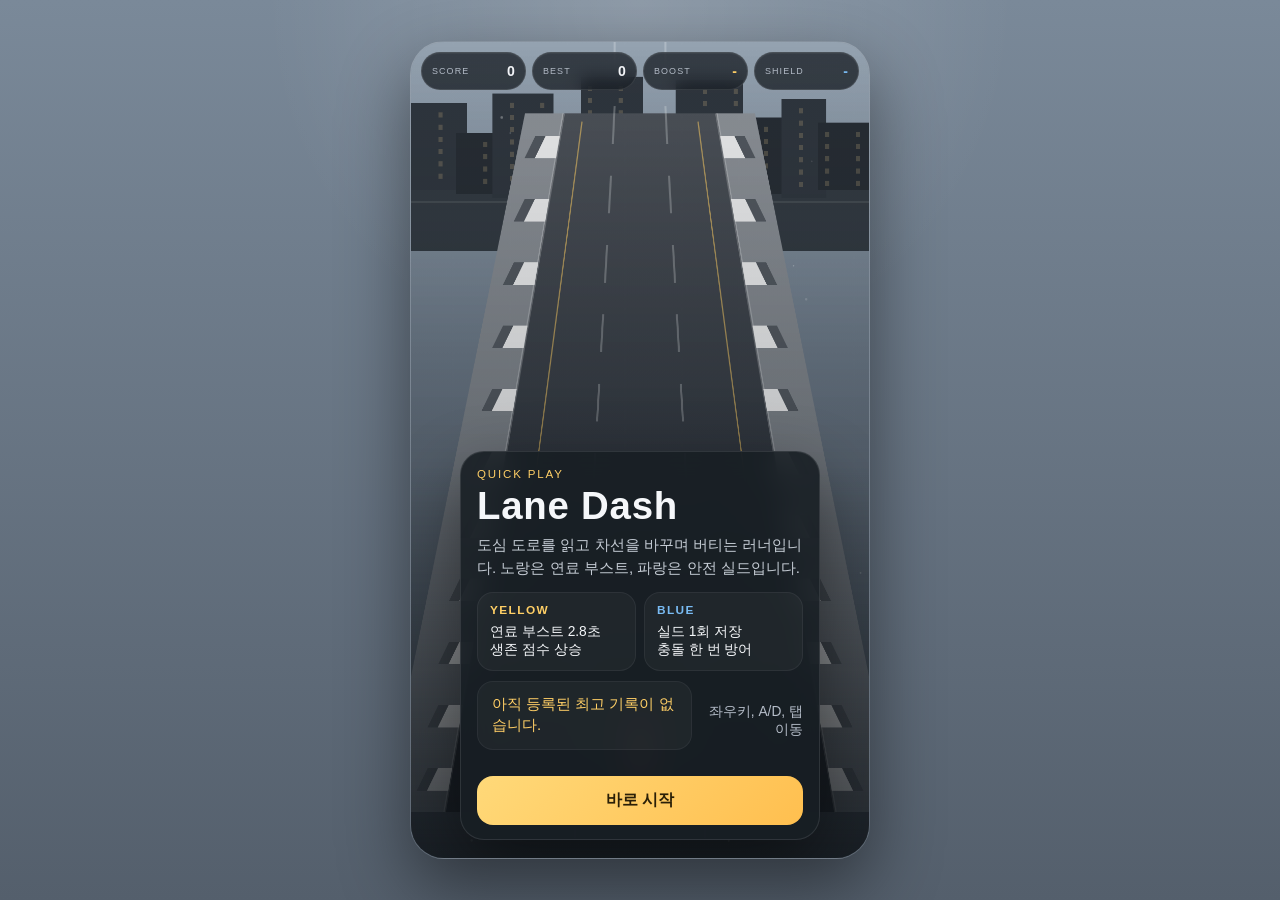
<file: js/minigames/games/LaneDash.html>
<!DOCTYPE html>
<html lang="ko">
<head>
  <meta charset="UTF-8">
  <meta name="viewport" content="width=device-width, initial-scale=1.0, user-scalable=no">
  <title>Lane Dash</title>
  <meta name="livelysam:minigame:id" content="lane-dash">
  <meta name="livelysam:minigame:title" content="Lane Dash">
  <meta name="livelysam:minigame:icon" content="🚗">
  <meta name="livelysam:minigame:status" content="ready">
  <meta name="livelysam:minigame:series-id" content="lane-dash">
  <meta name="livelysam:minigame:series-title" content="Lane Dash">
  <meta name="livelysam:minigame:series-description" content="짧게 반복 플레이하기 좋은 3레인 회피 액션입니다.">
  <meta name="livelysam:minigame:series-icon" content="🚗">
  <meta name="livelysam:minigame:description" content="차선을 바꾸며 장애물을 피하고 코인을 모으는 질주 게임입니다.">
  <meta name="livelysam:minigame:score-label" content="질주 점수">
  <meta name="livelysam:minigame:leaderboard-mode" content="all-scores">
  <meta name="livelysam:minigame:hall-notice" content="개인당 최고 점수 3개를 기록합니다.">
  <meta name="livelysam:minigame:tags" content="firebase,hall-of-fame,new">
  <meta name="livelysam:minigame:sort-order" content="80">
  <style>
    :root {
      color-scheme: dark;
      --bg-1: #545f6c;
      --bg-2: #7a8999;
      --panel: rgba(24, 30, 36, 0.76);
      --panel-strong: rgba(24, 30, 36, 0.9);
      --panel-border: rgba(255, 255, 255, 0.1);
      --text: #f5f7fa;
      --muted: #b5bdc8;
      --accent: #ffcf66;
      --gold: #ffcf66;
      --blue: #79bbf3;
      --danger: #ff7b57;
      --shadow: 0 28px 70px rgba(0, 0, 0, 0.46);
      --radius: 28px;
    }

    * {
      box-sizing: border-box;
    }

    html,
    body {
      width: 100%;
      height: 100%;
      margin: 0;
      overflow: hidden;
      touch-action: none;
      font-family: "Trebuchet MS", "Segoe UI", sans-serif;
      background:
        radial-gradient(circle at top, rgba(255, 255, 255, 0.16), transparent 34%),
        linear-gradient(180deg, var(--bg-2), var(--bg-1));
      color: var(--text);
    }

    body {
      display: flex;
      align-items: center;
      justify-content: center;
      padding: min(3vw, 18px);
    }

    body.preview-mode {
      padding: 0;
      background: transparent;
    }

    .shell {
      position: relative;
      width: min(94vw, 460px);
      aspect-ratio: 9 / 16;
      max-height: 96vh;
      overflow: hidden;
      border-radius: calc(var(--radius) + 6px);
      border: 1px solid rgba(255, 255, 255, 0.08);
      box-shadow: var(--shadow);
      background:
        linear-gradient(180deg, rgba(255, 255, 255, 0.08), rgba(0, 0, 0, 0.06)),
        linear-gradient(180deg, rgba(255, 255, 255, 0.02), rgba(255, 255, 255, 0));
    }

    body.preview-mode .shell {
      width: 100%;
      height: 100%;
      max-height: none;
      aspect-ratio: auto;
      border-radius: 0;
      border: 0;
      box-shadow: none;
      background: transparent;
    }

    #gameCanvas {
      display: block;
      width: 100%;
      height: 100%;
      background: transparent;
    }

    .hud {
      position: absolute;
      top: 10px;
      left: 10px;
      right: 10px;
      display: flex;
      gap: 6px;
      pointer-events: none;
    }

    .hud-pill {
      flex: 1;
      min-height: 38px;
      padding: 7px 10px;
      border-radius: 999px;
      border: 1px solid var(--panel-border);
      background: var(--panel);
      backdrop-filter: blur(8px);
      box-shadow: inset 0 1px 0 rgba(255, 255, 255, 0.04);
      display: flex;
      align-items: center;
      justify-content: space-between;
      gap: 8px;
    }

    .hud-pill.gold .hud-value {
      color: var(--gold);
    }

    .hud-pill.blue .hud-value {
      color: var(--blue);
    }

    .hud-label {
      display: inline-block;
      font-size: 0.56rem;
      line-height: 1;
      letter-spacing: 0.12em;
      text-transform: uppercase;
      color: var(--muted);
      margin-bottom: 0;
      white-space: nowrap;
    }

    .hud-value {
      display: inline-block;
      font-size: 0.88rem;
      line-height: 1;
      font-weight: 700;
      letter-spacing: 0.01em;
      color: var(--text);
      white-space: nowrap;
    }

    .overlay {
      position: absolute;
      inset: 0;
      display: flex;
      padding: 18px;
    }

    .overlay[hidden] {
      display: none;
    }

    .start-overlay {
      align-items: flex-end;
      justify-content: center;
      background:
        linear-gradient(180deg, rgba(17, 22, 27, 0), rgba(17, 22, 27, 0.18) 52%, rgba(17, 22, 27, 0.8) 100%);
    }

    .gameover-overlay {
      align-items: center;
      justify-content: center;
      background:
        radial-gradient(circle at top, rgba(255, 207, 102, 0.1), transparent 30%),
        linear-gradient(180deg, rgba(17, 22, 27, 0.26), rgba(17, 22, 27, 0.84));
    }

    .overlay-card {
      width: min(100%, 360px);
      border-radius: 24px;
      border: 1px solid var(--panel-border);
      background: var(--panel-strong);
      box-shadow: var(--shadow);
      backdrop-filter: blur(14px);
    }

    .start-card {
      padding: 16px 16px 14px;
    }

    .gameover-card {
      padding: 22px 20px 18px;
      text-align: center;
    }

    .eyebrow {
      margin: 0 0 8px;
      font-size: 0.72rem;
      letter-spacing: 0.16em;
      text-transform: uppercase;
      color: #ffcf66;
    }

    .overlay-title {
      margin: 0;
      font-size: clamp(1.85rem, 5vw, 2.4rem);
      line-height: 0.94;
      letter-spacing: 0.02em;
    }

    .overlay-subtitle {
      margin: 10px 0 12px;
      font-size: 0.95rem;
      line-height: 1.5;
      color: #c5ccd4;
    }

    .legend-row {
      display: grid;
      grid-template-columns: repeat(2, minmax(0, 1fr));
      gap: 8px;
      margin-bottom: 10px;
    }

    .legend-chip {
      padding: 10px 12px;
      border-radius: 16px;
      font-size: 0.86rem;
      line-height: 1.35;
      border: 1px solid rgba(255, 255, 255, 0.06);
      background: rgba(255, 255, 255, 0.035);
      color: var(--text);
    }

    .legend-chip strong {
      display: block;
      font-size: 0.74rem;
      letter-spacing: 0.12em;
      text-transform: uppercase;
      margin-bottom: 4px;
    }

    .legend-chip.gold strong {
      color: var(--gold);
    }

    .legend-chip.blue strong {
      color: var(--blue);
    }

    .status-line,
    .score-line {
      margin: 0;
      padding: 12px 14px;
      border-radius: 16px;
      background: rgba(255, 255, 255, 0.035);
      border: 1px solid rgba(255, 255, 255, 0.05);
      font-size: 0.93rem;
      line-height: 1.45;
      color: var(--text);
      white-space: pre-line;
    }

    .status-line {
      color: var(--gold);
      min-height: 48px;
      margin-bottom: 12px;
    }

    .start-meta {
      display: flex;
      align-items: center;
      justify-content: space-between;
      gap: 10px;
      margin-bottom: 10px;
    }

    .input-hint {
      margin: 0;
      font-size: 0.86rem;
      color: var(--muted);
      text-align: right;
    }

    .button-row {
      display: grid;
      gap: 10px;
      margin-top: 14px;
    }

    button {
      appearance: none;
      border: 0;
      border-radius: 16px;
      padding: 14px 16px;
      font: inherit;
      font-size: 1rem;
      font-weight: 700;
      cursor: pointer;
      transition: transform 140ms ease, filter 140ms ease, opacity 140ms ease;
    }

    button:hover {
      transform: translateY(-1px);
      filter: brightness(1.04);
    }

    button:active {
      transform: translateY(0);
    }

    button:disabled {
      opacity: 0.55;
      cursor: default;
      transform: none;
      filter: none;
    }

    .primary-btn {
      color: #2a1f07;
      background: linear-gradient(135deg, #ffd979, #ffbf4f);
    }

    .secondary-btn {
      color: var(--text);
      background: rgba(255, 255, 255, 0.09);
    }

    body.preview-mode .hud,
    body.preview-mode .overlay {
      display: none !important;
    }

    @media (max-width: 420px) {
      .hud {
        top: 8px;
        left: 8px;
        right: 8px;
        gap: 6px;
      }

      .hud-pill {
        min-height: 34px;
        padding: 6px 8px;
        border-radius: 999px;
      }

      .hud-label {
        font-size: 0.5rem;
      }

      .hud-value {
        font-size: 0.78rem;
      }

      .overlay {
        padding: 12px;
      }

      .start-card,
      .gameover-card {
        padding-left: 14px;
        padding-right: 14px;
      }

        .legend-row {
        grid-template-columns: 1fr;
      }

      .input-hint {
        font-size: 0.8rem;
      }
    }
  </style>
</head>
<body>
  <div class="shell" id="shell">
    <canvas id="gameCanvas" width="900" height="1600"></canvas>

    <div class="hud" id="hud">
      <div class="hud-pill">
        <span class="hud-label">Score</span>
        <span class="hud-value" id="scoreValue">0</span>
      </div>
      <div class="hud-pill">
        <span class="hud-label">Best</span>
        <span class="hud-value" id="bestValue">0</span>
      </div>
      <div class="hud-pill gold">
        <span class="hud-label">Boost</span>
        <span class="hud-value" id="boostValue">-</span>
      </div>
      <div class="hud-pill blue">
        <span class="hud-label">Shield</span>
        <span class="hud-value" id="shieldValue">-</span>
      </div>
    </div>

    <div class="overlay start-overlay" id="startOverlay">
      <div class="overlay-card start-card">
        <p class="eyebrow">Quick Play</p>
        <h1 class="overlay-title">Lane Dash</h1>
        <p class="overlay-subtitle">
          도심 도로를 읽고 차선을 바꾸며 버티는 러너입니다.
          노랑은 연료 부스트, 파랑은 안전 실드입니다.
        </p>
        <div class="legend-row">
          <div class="legend-chip gold">
            <strong>Yellow</strong>
            연료 부스트 2.8초
            <br>생존 점수 상승
          </div>
          <div class="legend-chip blue">
            <strong>Blue</strong>
            실드 1회 저장
            <br>충돌 한 번 방어
          </div>
        </div>
        <div class="start-meta">
          <p class="status-line" id="startStatus">랭킹 정보를 불러오는 중입니다.</p>
          <p class="input-hint">좌우키, A/D, 탭 이동</p>
        </div>
        <div class="button-row">
          <button type="button" class="primary-btn" id="startButton">바로 시작</button>
        </div>
      </div>
    </div>

    <div class="overlay gameover-overlay" id="gameOverOverlay" hidden>
      <div class="overlay-card gameover-card">
        <p class="eyebrow">Run Finished</p>
        <h2 class="overlay-title">CRASH</h2>
        <p class="score-line" id="finalScoreLine">최종 점수 0</p>
        <p class="status-line" id="gameOverStatus">기록을 정리하고 있습니다.</p>
        <div class="button-row">
          <button type="button" class="primary-btn" id="restartButton">다시 하기</button>
          <button type="button" class="secondary-btn" id="lobbyButton">로비로 돌아가기</button>
        </div>
      </div>
    </div>
  </div>

  <script src="./lanedash.js"></script>
</body>
</html>
</file>
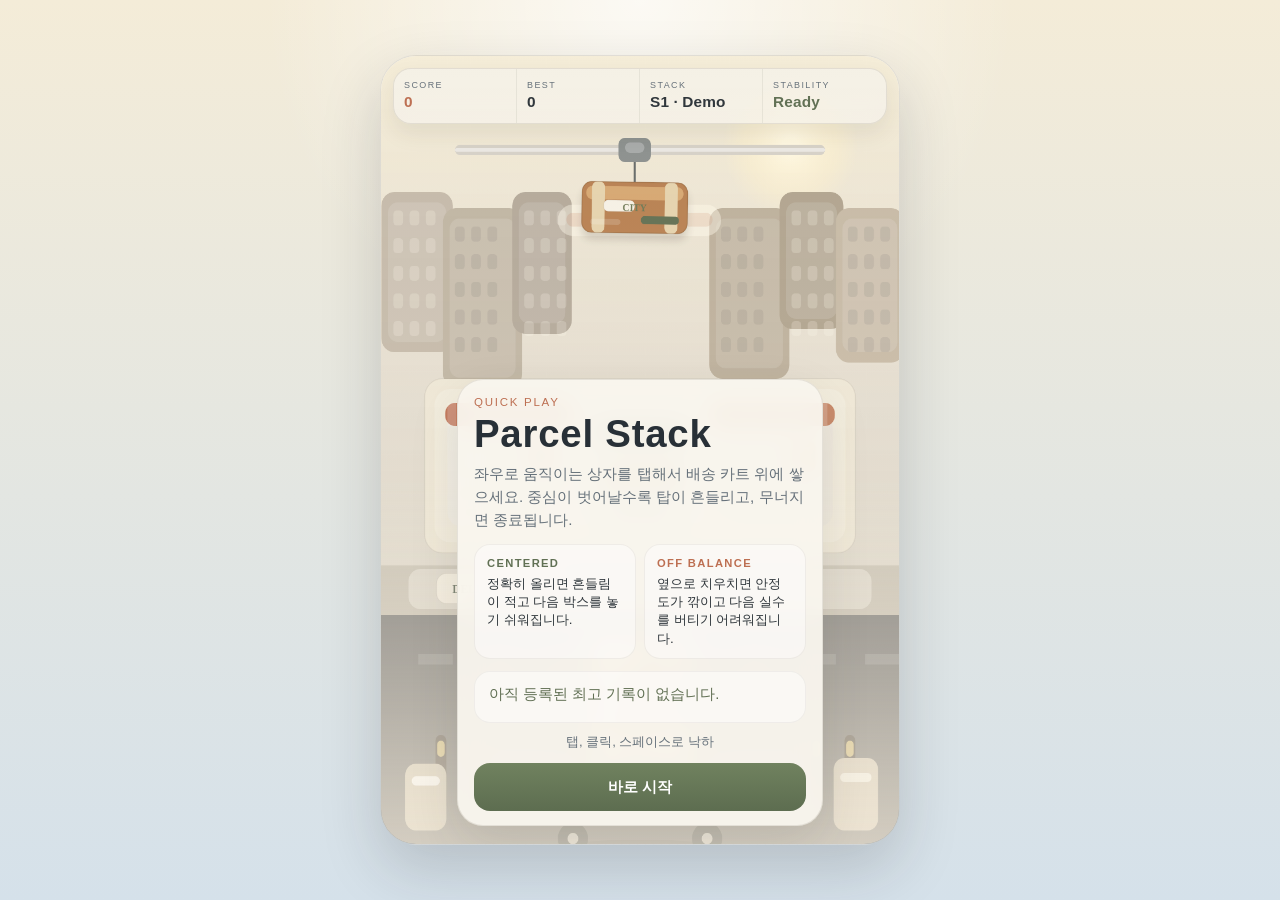
<file: js/minigames/games/ParcelStack.html>
<!DOCTYPE html>
<html lang="ko">
<head>
  <meta charset="UTF-8">
  <meta name="viewport" content="width=device-width, initial-scale=1.0, user-scalable=no">
  <title>Parcel Stack</title>
  <meta name="livelysam:minigame:id" content="parcel-stack">
  <meta name="livelysam:minigame:title" content="Parcel Stack">
  <meta name="livelysam:minigame:icon" content="📦">
  <meta name="livelysam:minigame:status" content="ready">
  <meta name="livelysam:minigame:series-id" content="parcel-stack">
  <meta name="livelysam:minigame:series-title" content="Parcel Stack">
  <meta name="livelysam:minigame:series-description" content="정확한 타이밍으로 상자를 쌓는 적재 게임입니다.">
  <meta name="livelysam:minigame:series-icon" content="📦">
  <meta name="livelysam:minigame:description" content="움직이는 상자를 카트 위에 최대한 안정적으로 쌓아 올립니다.">
  <meta name="livelysam:minigame:score-label" content="적재 점수">
  <meta name="livelysam:minigame:leaderboard-mode" content="all-scores">
  <meta name="livelysam:minigame:hall-notice" content="개인당 최고 점수 3개를 기록합니다.">
  <meta name="livelysam:minigame:tags" content="firebase,hall-of-fame,new">
  <meta name="livelysam:minigame:sort-order" content="70">
  <style>
    :root {
      color-scheme: light;
      --sky-top: #f4ecd8;
      --sky-bottom: #d5e1ea;
      --shell-edge: rgba(70, 63, 54, 0.14);
      --panel: rgba(248, 244, 236, 0.88);
      --panel-strong: rgba(249, 246, 239, 0.94);
      --panel-line: rgba(72, 63, 49, 0.11);
      --ink: #2f363b;
      --muted: #66717a;
      --olive: #617054;
      --terracotta: #bd6f52;
      --cardboard: #c89a63;
      --sand: #efe3cf;
      --shadow: 0 24px 60px rgba(35, 36, 37, 0.18);
      --radius: 30px;
    }

    * {
      box-sizing: border-box;
    }

    html,
    body {
      width: 100%;
      height: 100%;
      margin: 0;
      overflow: hidden;
      touch-action: none;
      font-family: "Bahnschrift", "Segoe UI Variable Text", "Segoe UI", sans-serif;
      color: var(--ink);
      background:
        radial-gradient(circle at top, rgba(255, 255, 255, 0.72), transparent 34%),
        linear-gradient(180deg, var(--sky-top), var(--sky-bottom));
    }

    body {
      display: flex;
      align-items: center;
      justify-content: center;
      padding: min(2.6vw, 18px);
    }

    body.preview-mode {
      padding: 0;
      background: transparent;
    }

    .shell {
      position: relative;
      width: min(94vw, calc(96vh * 900 / 1368), 520px);
      aspect-ratio: 900 / 1368;
      overflow: hidden;
      border-radius: calc(var(--radius) + 6px);
      border: 1px solid var(--shell-edge);
      box-shadow: var(--shadow);
      background:
        linear-gradient(180deg, rgba(255, 255, 255, 0.4), rgba(255, 255, 255, 0.08)),
        linear-gradient(180deg, rgba(255, 255, 255, 0.12), rgba(255, 255, 255, 0));
    }

    body.preview-mode .shell {
      width: 100%;
      height: 100%;
      max-height: none;
      aspect-ratio: auto;
      border-radius: 0;
      border: 0;
      box-shadow: none;
      background: transparent;
    }

    #gameCanvas {
      position: absolute;
      top: 0;
      left: 0;
      display: block;
      width: 100%;
      height: calc(100% * 1600 / 1368);
      background: transparent;
    }

    body.preview-mode #gameCanvas {
      position: static;
      width: 100%;
      height: 100%;
    }

    .hud {
      position: absolute;
      top: 12px;
      left: 12px;
      right: 12px;
      display: grid;
      grid-template-columns: repeat(4, minmax(0, 1fr));
      border-radius: 18px;
      border: 1px solid var(--panel-line);
      overflow: hidden;
      background: rgba(246, 242, 234, 0.82);
      backdrop-filter: blur(10px);
      box-shadow: 0 10px 22px rgba(52, 48, 40, 0.08);
      pointer-events: none;
    }

    .hud-cell {
      min-height: 54px;
      padding: 8px 10px 9px;
      border-right: 1px solid rgba(72, 63, 49, 0.08);
      display: flex;
      flex-direction: column;
      justify-content: center;
      gap: 4px;
    }

    .hud-cell:last-child {
      border-right: 0;
    }

    .hud-label {
      font-size: 0.56rem;
      line-height: 1;
      text-transform: uppercase;
      letter-spacing: 0.16em;
      color: var(--muted);
      white-space: nowrap;
    }

    .hud-value {
      font-size: 0.96rem;
      line-height: 1;
      font-weight: 700;
      letter-spacing: 0.01em;
      color: var(--ink);
      white-space: nowrap;
    }

    .hud-cell.score .hud-value {
      color: var(--terracotta);
    }

    .hud-cell.stability .hud-value {
      color: var(--olive);
    }

    .overlay {
      position: absolute;
      inset: 0;
      display: flex;
      padding: 18px;
    }

    .overlay[hidden] {
      display: none;
    }

    .start-overlay {
      align-items: flex-end;
      justify-content: center;
      background:
        linear-gradient(180deg, rgba(245, 237, 221, 0), rgba(245, 237, 221, 0.08) 54%, rgba(245, 237, 221, 0.72) 100%);
    }

    .gameover-overlay {
      align-items: center;
      justify-content: center;
      background:
        radial-gradient(circle at top, rgba(255, 255, 255, 0.48), transparent 32%),
        linear-gradient(180deg, rgba(239, 230, 214, 0.32), rgba(239, 230, 214, 0.82));
    }

    .overlay-card {
      width: min(100%, 366px);
      border-radius: 26px;
      border: 1px solid var(--panel-line);
      background: var(--panel-strong);
      box-shadow: 0 20px 50px rgba(52, 48, 40, 0.12);
      backdrop-filter: blur(12px);
    }

    .start-card {
      padding: 16px 16px 14px;
    }

    .gameover-card {
      padding: 24px 20px 18px;
      text-align: center;
    }

    .eyebrow {
      margin: 0 0 8px;
      font-size: 0.72rem;
      letter-spacing: 0.15em;
      text-transform: uppercase;
      color: var(--terracotta);
    }

    .overlay-title {
      margin: 0;
      font-size: clamp(1.88rem, 5vw, 2.4rem);
      line-height: 0.96;
      letter-spacing: 0.02em;
      color: #283037;
    }

    .overlay-subtitle {
      margin: 10px 0 12px;
      font-size: 0.95rem;
      line-height: 1.5;
      color: var(--muted);
    }

    .legend-row {
      display: grid;
      grid-template-columns: repeat(2, minmax(0, 1fr));
      gap: 8px;
      margin-bottom: 12px;
    }

    .legend-chip {
      padding: 11px 12px 10px;
      border-radius: 16px;
      border: 1px solid rgba(72, 63, 49, 0.07);
      background: rgba(255, 255, 255, 0.44);
      color: var(--ink);
      font-size: 0.84rem;
      line-height: 1.36;
    }

    .legend-chip strong {
      display: block;
      margin-bottom: 4px;
      font-size: 0.7rem;
      letter-spacing: 0.12em;
      text-transform: uppercase;
      color: var(--olive);
    }

    .legend-chip.emphasis strong {
      color: var(--terracotta);
    }

    .status-line,
    .score-line {
      margin: 0;
      padding: 12px 14px;
      border-radius: 16px;
      border: 1px solid rgba(72, 63, 49, 0.06);
      background: rgba(255, 255, 255, 0.48);
      color: var(--ink);
      font-size: 0.92rem;
      line-height: 1.45;
      white-space: pre-line;
    }

    .status-line {
      min-height: 52px;
      margin-bottom: 10px;
      color: var(--olive);
    }

    .score-line {
      margin-bottom: 12px;
      font-weight: 700;
    }

    .input-hint,
    .footnote {
      margin: 0;
      font-size: 0.82rem;
      line-height: 1.4;
      color: var(--muted);
      text-align: center;
    }

    .footnote {
      font-size: 0.76rem;
      line-height: 1.32;
      letter-spacing: -0.03em;
      white-space: nowrap;
      word-break: keep-all;
    }

    .stage-start-group {
      margin: 0 0 12px;
      padding: 12px;
      border-radius: 18px;
      border: 1px solid rgba(72, 63, 49, 0.07);
      background: rgba(255, 255, 255, 0.46);
    }

    .stage-start-group[hidden] {
      display: none;
    }

    .stage-start-label {
      display: flex;
      align-items: baseline;
      justify-content: space-between;
      gap: 12px;
      margin-bottom: 8px;
      font-size: 0.76rem;
      letter-spacing: 0.08em;
      text-transform: uppercase;
      color: var(--muted);
    }

    .stage-start-note {
      font-size: 0.72rem;
      letter-spacing: 0;
      text-transform: none;
      color: var(--olive);
    }

    .stage-select {
      width: 100%;
      min-height: 44px;
      padding: 0 14px;
      border: 1px solid rgba(72, 63, 49, 0.12);
      border-radius: 14px;
      background: rgba(248, 245, 238, 0.92);
      color: var(--ink);
      font: inherit;
      font-size: 0.92rem;
      font-weight: 700;
      outline: none;
    }

    .stage-select:disabled {
      opacity: 0.6;
      cursor: not-allowed;
    }

    .button-row {
      display: flex;
      gap: 10px;
      margin-top: 12px;
    }

    .button-row button {
      flex: 1;
      min-height: 48px;
      border: 0;
      border-radius: 16px;
      font: inherit;
      font-size: 0.92rem;
      font-weight: 700;
      cursor: pointer;
      transition: transform 0.18s ease, opacity 0.18s ease, box-shadow 0.18s ease;
    }

    .button-row button:hover {
      transform: translateY(-1px);
      box-shadow: 0 12px 24px rgba(60, 54, 43, 0.14);
    }

    .button-row button:disabled {
      opacity: 0.58;
      cursor: wait;
      transform: none;
      box-shadow: none;
    }

    .primary-btn {
      color: #ffffff;
      background: linear-gradient(180deg, #70825f, #5d6d50);
    }

    .secondary-btn {
      color: var(--ink);
      background: rgba(66, 58, 46, 0.08);
    }

    body.preview-mode .hud,
    body.preview-mode .overlay {
      display: none !important;
    }

    @media (max-width: 420px) {
      .hud {
        top: 8px;
        left: 8px;
        right: 8px;
      }

      .hud-cell {
        min-height: 48px;
        padding: 7px 8px 8px;
      }

      .hud-label {
        font-size: 0.5rem;
      }

      .hud-value {
        font-size: 0.84rem;
      }

      .overlay {
        padding: 12px;
      }

      .legend-row {
        grid-template-columns: 1fr;
      }

      .button-row {
        flex-direction: column;
      }

      .footnote {
        white-space: normal;
      }
    }
  </style>
</head>
<body>
  <div class="shell" id="shell">
    <canvas id="gameCanvas" width="900" height="1600"></canvas>

    <div class="hud" id="hud">
      <div class="hud-cell score">
        <span class="hud-label">Score</span>
        <span class="hud-value" id="scoreValue">0</span>
      </div>
      <div class="hud-cell">
        <span class="hud-label">Best</span>
        <span class="hud-value" id="bestValue">0</span>
      </div>
      <div class="hud-cell">
        <span class="hud-label">Stack</span>
        <span class="hud-value" id="stackValue">0</span>
      </div>
      <div class="hud-cell stability">
        <span class="hud-label">Stability</span>
        <span class="hud-value" id="stabilityValue">100%</span>
      </div>
    </div>

    <div class="overlay start-overlay" id="startOverlay">
      <div class="overlay-card start-card">
        <p class="eyebrow">Quick Play</p>
        <h1 class="overlay-title">Parcel Stack</h1>
        <p class="overlay-subtitle">
          좌우로 움직이는 상자를 탭해서 배송 카트 위에 쌓으세요.
          중심이 벗어날수록 탑이 흔들리고, 무너지면 종료됩니다.
        </p>
        <div class="legend-row">
          <div class="legend-chip">
            <strong>Centered</strong>
            정확히 올리면 흔들림이 적고
            다음 박스를 놓기 쉬워집니다.
          </div>
          <div class="legend-chip emphasis">
            <strong>Off Balance</strong>
            옆으로 치우치면 안정도가 깎이고
            다음 실수를 버티기 어려워집니다.
          </div>
        </div>
        <div class="stage-start-group" id="startStageGroup" hidden>
          <div class="stage-start-label">
            <span>Start Stage</span>
            <span class="stage-start-note" id="startStageNote"></span>
          </div>
          <select id="startStageSelect" class="stage-select" aria-label="Choose starting stage"></select>
        </div>
        <p class="status-line" id="startStatus">기록 정보를 불러오는 중입니다.</p>
        <p class="input-hint">탭, 클릭, 스페이스로 낙하</p>
        <div class="button-row">
          <button type="button" class="primary-btn" id="startButton">바로 시작</button>
        </div>
      </div>
    </div>

    <div class="overlay gameover-overlay" id="gameOverOverlay" hidden>
      <div class="overlay-card gameover-card">
        <p class="eyebrow">Shift End</p>
        <h2 class="overlay-title">STACK DOWN</h2>
        <p class="score-line" id="finalScoreLine">최종 점수 0</p>
        <p class="status-line" id="gameOverStatus">기록을 정리하고 있습니다.</p>
        <div class="stage-start-group" id="restartStageGroup" hidden>
          <div class="stage-start-label">
            <span>Restart From</span>
            <span class="stage-start-note" id="restartStageNote"></span>
          </div>
          <select id="restartStageSelect" class="stage-select" aria-label="Choose restart stage"></select>
        </div>
        <p class="footnote">명예의 전당에는 개인당 최고 점수 3개만 남습니다.</p>
        <div class="button-row">
          <button type="button" class="primary-btn" id="restartButton">다시 하기</button>
          <button type="button" class="secondary-btn" id="lobbyButton">로비로 돌아가기</button>
        </div>
      </div>
    </div>
  </div>

  <script src="./parcelstack.js"></script>
</body>
</html>
</file>
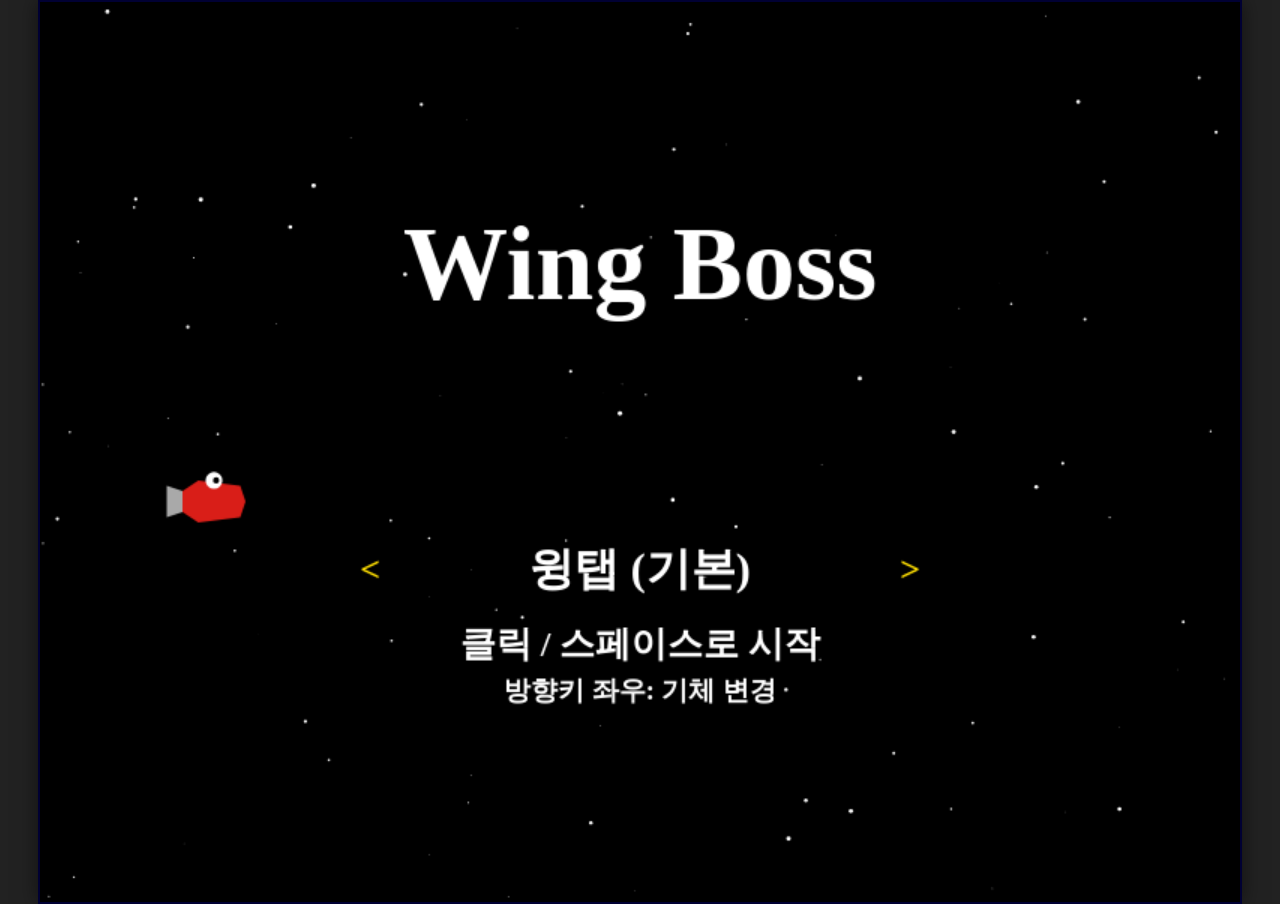
<file: js/minigames/games/WingBoss.html>
<!DOCTYPE html>
<html lang="ko">
<head>
    <meta charset="UTF-8">
    <meta name="viewport" content="width=device-width, initial-scale=1.0, user-scalable=no">
    <title>Wing Boss</title>
    <meta name="livelysam:minigame:id" content="wing-boss">
    <meta name="livelysam:minigame:title" content="Wing Boss">
    <meta name="livelysam:minigame:icon" content="🦅">
    <meta name="livelysam:minigame:status" content="ready">
    <meta name="livelysam:minigame:series-id" content="wing-tap">
    <meta name="livelysam:minigame:series-title" content="Wing Tap">
    <meta name="livelysam:minigame:series-description" content="기본, 확장, 보스전을 한 흐름으로 즐길 수 있습니다.">
    <meta name="livelysam:minigame:series-icon" content="🐥">
    <meta name="livelysam:minigame:description" content="보스 패턴 중심의 전투 비행 모드입니다.">
    <meta name="livelysam:minigame:score-label" content="보스전 점수">
    <meta name="livelysam:minigame:leaderboard-mode" content="personal-best">
    <meta name="livelysam:minigame:tags" content="firebase,hall-of-fame,boss">
    <meta name="livelysam:minigame:sort-order" content="60">
    <style>
	html {
        height: 100%;
    }
        body {
            background-color: #222;
            display: flex;
            justify-content: center;
            align-items: flex-start;
            height: 100%;
            width: 100%; 
            margin: 0;
            font-family: 'Consolas', 'Courier New', monospace;
            overflow: hidden; 
        }
        canvas {
            background-color: #000;
            border: 2px solid #555;
            box-shadow: 0 0 20px rgba(0, 0, 0, 0.5);
            cursor: pointer; 
            
            max-width: 100vw;
            max-height: 100vh;
            object-fit: contain; 
        }
    </style>
</head>
<body>
    <canvas id="gameCanvas" width="800" height="600"></canvas>

    <script>
        // --- 초기 설정 ---
        const canvas = document.getElementById('gameCanvas');
        const ctx = canvas.getContext('2d');
        const WIDTH = canvas.width;
        const HEIGHT = canvas.height;

	// --- (추가) 1. 사용자 이름 및 서버 URL 설정 ---
const MINIGAME_ID = 'wing-boss';
const IS_PREVIEW_MODE = new URLSearchParams(window.location.search).get('preview') === '1';
function resolveGameNickname() {
    try {
        const parentNickname = window.parent && window.parent !== window && window.parent.LivelySam?.MinigamesHub?.getNickname?.();
        if (parentNickname) return String(parentNickname).trim();
    } catch {}
    try {
        const nickname = localStorage.getItem('minigameNickname');
        if (nickname) return String(nickname).trim();
    } catch {}
    try {
        const legacyNickname = localStorage.getItem('j_game_username');
        if (legacyNickname) return String(legacyNickname).trim();
    } catch {}
    return 'Guest';
}
const gameUsername = resolveGameNickname();
console.log(gameUsername + "님이 윙보스를 시작합니다.");

const GAME_ID = "game3"; // [!! 중요 !!] 윙보스는 "game3" (시트 3)로 설정

function returnToMinigameHub() {
    try {
        if (window.parent && window.parent !== window && window.parent.LivelySam?.MinigamesHub?.closeRunner) {
            window.parent.LivelySam.MinigamesHub.closeRunner();
            return;
        }
    } catch {}
    window.location.href = 'index.html';
}

function getLeaderboardBridge() {
    if (IS_PREVIEW_MODE) {
        return null;
    }
    try {
        if (window.parent && window.parent !== window && window.parent.LivelySam?.Leaderboard) {
            return window.parent.LivelySam.Leaderboard;
        }
    } catch {}
    return window.LivelySam?.Leaderboard || null;
}

// ... (다른 색상, 폰트 상수들) ...

// --- (추가) 게임오버 화면 버튼 영역 ---
const RESTART_BTN_RECT = { x: WIDTH/2 - 141, y: HEIGHT/2 + 150, w: 280, h: 50 };
const LOBBY_BTN_RECT = { x: WIDTH/2 - 141, y: HEIGHT/2 + 210, w: 280, h: 50 };

        // --- 색상 ---
        const WHITE = '#FFFFFF';
        const BLACK = '#000000';
        
        // UI 및 비행기
        const PLANE_RED = '#D91E18'; 
        const PLANE_BLUE = '#3498db'; 
        const PLANE_YELLOW = '#f1c40f'; 
        const PLANE_GREY = '#A9A9A9';
        const THRUST_YELLOW = '#FFDF00';
        const THRUST_ORANGE = '#FFA500';
        const GAME_OVER_RED = '#FF4500';
        const FUEL_GREEN = '#00FF00';
        const FUEL_RED = '#FF0000';
        const SHIELD_BLUE = '#00BFFF'; 
        const SHIELD_BLUE_DARK = '#0080FF'; 
        const MAGNET_RED = '#e74c3c'; 

        // 무기 및 보스 색상
        const MISSILE_BODY = '#555555';
        const MISSILE_BODY_B = '#9A0000';
        const ROCKET_BODY = '#8B4513';
        const ROCKET_FLAME = '#FFD700';
        const LASER_CHARGE = 'rgba(255, 0, 0, 0.5)';
        const LASER_ACTIVE = '#FFFFFF';
        // [신규] 펄스 오브 레인보우
        const RAINBOW_COLORS = ['#FF0000', '#00FF00', '#FFFF00', '#FFFFFF', '#0000FF'];
        
        const BOSS_BODY = '#4A4A4A';
        const BOSS_BODY_DARK = '#333333';
        const BOSS_HIGHLIGHT = '#666666';
        const BOSS_TURRET_BASE = '#2F4F4F';
        const BOSS_TURRET_BARREL = '#808080';
        const NIGHT_SKY_TOP = '#000033'; 

        // --- 폰트 ---
        const FONT_24 = 'bold 24px consolas';
        const FONT_30 = 'bold 30px consolas';
        const FONT_70 = 'bold 70px consolas';
        const FONT_18 = 'bold 18px consolas';

        // --- 난이도 조절 상수 ---
        const BASE_GAME_SPEED = 3.5;  
        const MAX_GAME_SPEED = 12;
        
        const FUEL_SPAWN_RATE = 238; 
        const POWERUP_SPAWN_RATE = 600; 
        const MISSILE_FUEL_DAMAGE = 30; 
        const ROCKET_FUEL_DAMAGE = 50;  
        const LASER_FUEL_DAMAGE = 2;    
        const ORB_FUEL_DAMAGE = 10;
        const FUEL_COLLISION_TOLERANCE = 10; 
        const POWERUP_COLLISION_TOLERANCE = 15; 
        const MAGNET_PULL_RADIUS = 150; 

        // 보스 공격 주기 상수
        const BOSS_MISSILE_SPAWN_RATE = 180;
        const BOSS_ROCKET_SPAWN_RATE = 350;  
        const BOSS_LASER_SPAWN_RATE = 500;   
        const BOSS_ORB_SPAWN_RATE = 600; // [변경] 살보(salvo) 간격
        const BOSS_ORB_SALVO_DELAY = 30; // [신규] 살보 내 발사 간격
        const MAX_BOSS_TURRETS = 5;

        // --- 기체 데이터베이스 ---
        const PLANE_TYPES = [
            {
                key: 'basic',
                name: '윙탭 (기본)',
                color: PLANE_RED,
                gravity: 0.5,
                thrust: -8.0,
                maxFuel: 120, 
                eyeType: 'normal',
                bodyPoly: [[0, 10], [15, 0], [55, 5], [60, 20], [55, 35], [15, 40], [0, 30]],
                tailPoly: [[0, 10], [0, 30], [-15, 35], [-15, 5]],
            },
            {
                key: 'jet',
                name: '제트 (고속)',
                color: PLANE_BLUE,
                gravity: 0.7, 
                thrust: -10.0, 
                maxFuel: 100, 
                eyeType: 'angry',
                bodyPoly: [[0, 10], [15, 0], [60, 5], [65, 20], [60, 35], [15, 40], [0, 30]],
                tailPoly: [[0, 10], [0, 30], [-20, 40], [-20, 0]],
            },
            {
                key: 'glider',
                name: '글라이더 (활공)',
                color: PLANE_YELLOW,
                gravity: 0.35, 
                thrust: -6.5, 
                maxFuel: 140, 
                eyeType: 'gentle',
                bodyPoly: [[0, 10], [10, 0], [50, 5], [55, 20], [50, 35], [10, 40], [0, 30]],
                tailPoly: [[0, 10], [0, 30], [-10, 30], [-10, 10]],
            }
        ];

        // --- 게임 변수 ---
        let plane;
        let boss;
        let particles;
        let stars; 
        let fuelItems; 
        let missiles;
        let powerUps; 
        let rockets; 
        let lasers;  
        let orbs;
        
        let score;
        let fuelItemTimer, powerUpTimer; 
        let explosionDone;
        let framesElapsed; 
        
        let gameState = 'menu';
        let currentPlaneIndex = 0; 
        
        let mouseX = 0; 
        let mouseY = 0; 

        let highScore = 0;
        let currentGameSpeed;
        let scoreSubmitted; 

	// --- (추가) 서버 통신 및 버튼 잠금용 변수 ---
	let isSubmitting = false; 
	let serverStatusMessage = "";

        // --- 클래스 정의 ---

        class Plane {
            constructor(x, y, typeKey) {
                const type = PLANE_TYPES.find(p => p.key === typeKey);
                
                this.x = x;
                this.y = y;
                this.yVel = 0;
                this.scale = 0.7; // [변경] 0.9 -> 0.7
                this.width = 60 * this.scale;
                this.height = 40 * this.scale;
                this.tilt = 0;

                this.type = type;
                this.gravity = type.gravity;
                this.thrust = type.thrust;
                this.maxFuel = type.maxFuel;
                this.fuel = type.maxFuel;

                this.hasShield = false;
                this.magnetCharges = 0;
                this.hitTimer = 0; 
            }

            applyThrust() {
                if (this.fuel > 0) {
                    this.yVel = this.thrust;
                    this.fuel = Math.max(0, this.fuel - 1.8); 
                    return true;
                }
                return false;
            }

            addFuel(amount) {
                this.fuel = Math.min(this.maxFuel, this.fuel + amount);
            }

            takeDamage(fuelAmount) {
                this.fuel = Math.max(0, this.fuel - fuelAmount);
                this.hitTimer = 30; 
            }
            
            update() {
                if (gameState === 'playing') { 
                    this.yVel += this.gravity;
                    if (this.yVel > 15) this.yVel = 15; 
                    this.y += this.yVel;
                    this.tilt = Math.min(25, Math.max(-45, -this.yVel * 3));
                    
                    if (this.hitTimer > 0) { 
                        this.hitTimer--;
                    }

                } else if (gameState === 'menu') {
                    this.y = (HEIGHT / 2) + Math.sin(framesElapsed * 0.05) * 10;
                    this.tilt = 0;
                } else if (gameState === 'dying') { 
                    this.yVel += this.gravity;
                    if (this.yVel > 15) this.yVel = 15; 
                    this.y += this.yVel;
                    this.tilt = Math.max(-90, this.tilt - 5); 
                }
            }

            draw(ctx) {
                const centerX = this.x + (this.width / this.scale / 2) - 10;
                const centerY = this.y + (this.height / this.scale / 2);

                ctx.save();
                ctx.translate(centerX, centerY);
                ctx.rotate(-this.tilt * Math.PI / 180);
                ctx.scale(this.scale, this.scale); 

                ctx.fillStyle = PLANE_GREY;
                ctx.beginPath();
                ctx.moveTo(this.type.tailPoly[0][0], this.type.tailPoly[0][1]);
                for (let i = 1; i < this.type.tailPoly.length; i++) {
                    ctx.lineTo(this.type.tailPoly[i][0], this.type.tailPoly[i][1]);
                }
                ctx.closePath();
                ctx.fill();

                ctx.fillStyle = this.type.color;
                ctx.beginPath();
                ctx.moveTo(this.type.bodyPoly[0][0], this.type.bodyPoly[0][1]);
                for (let i = 1; i < this.type.bodyPoly.length; i++) {
                    ctx.lineTo(this.type.bodyPoly[i][0], this.type.bodyPoly[i][1]);
                }
                ctx.closePath();
                ctx.fill();

                ctx.fillStyle = WHITE;
                ctx.beginPath();
                ctx.arc(30, 0, 8, 0, Math.PI * 2);
                ctx.fill();
                
                if (gameState === 'dying' || gameState === 'gameOver' || this.hitTimer > 0) {
                    ctx.strokeStyle = BLACK;
                    ctx.lineWidth = 2;
                    ctx.beginPath();
                    ctx.moveTo(27, -3); ctx.lineTo(33, 3);
                    ctx.moveTo(33, -3); ctx.lineTo(27, 3);
                    ctx.stroke();
                }
                else if (this.type.eyeType === 'angry') {
                    ctx.fillStyle = this.type.color; 
                    ctx.beginPath();
                    ctx.arc(30, 0, 8, Math.PI, 0); 
                    ctx.fill();
                    ctx.fillStyle = BLACK;
                    ctx.beginPath();
                    ctx.arc(32, -1, 3, 0, Math.PI * 2); 
                    ctx.fill();
                } else if (this.type.eyeType === 'gentle') {
                    ctx.fillStyle = BLACK;
                    ctx.beginPath();
                    ctx.arc(32, 2, 5, 0, Math.PI * 2); 
                    ctx.fill();
                } else {
                    ctx.fillStyle = BLACK;
                    ctx.beginPath();
                    ctx.arc(32, 0, 3, 0, Math.PI * 2); 
                    ctx.fill();
                }
                
                if (this.hasShield) {
                    const shieldCenterX = 55; 
                    const shieldAngle = Math.PI / 2.2; 
                    ctx.lineWidth = 3 / this.scale;
                    
                    ctx.strokeStyle = SHIELD_BLUE;
                    ctx.beginPath();
                    ctx.arc(shieldCenterX, 20, 30, -shieldAngle, shieldAngle);
                    ctx.stroke();

                    ctx.strokeStyle = WHITE;
                    ctx.beginPath();
                    ctx.arc(shieldCenterX, 20, 25, -shieldAngle, shieldAngle);
                    ctx.stroke();
                    
                    ctx.strokeStyle = SHIELD_BLUE;
                    ctx.beginPath();
                    ctx.arc(shieldCenterX, 20, 20, -shieldAngle, shieldAngle);
                    ctx.stroke();
                }

                ctx.restore();
            }

            getRect() {
                const paddingX = 5 * this.scale; 
                const paddingY = 3 * this.scale; 
                return { 
                    x: this.x + paddingX, 
                    y: this.y + paddingY, 
                    width: this.width - 2 * paddingX, 
                    height: this.height - 2 * paddingY 
                };
            }
        }

        class Particle {
            // (기존 Particle 클래스 코드와 동일 - 변경 없음)
            constructor(x, y, type) {
                this.x = x;
                this.y = y;
                this.type = type;
                this.radius = 0;

                if (type === 'thrust') {
                    this.vx = -currentGameSpeed - (Math.random() * 2 + 1);
                    this.vy = Math.random() * 2 - 1;
                    this.color = [THRUST_YELLOW, THRUST_ORANGE, WHITE][Math.floor(Math.random() * 3)];
                    this.radius = Math.floor(Math.random() * 5) + 4;
                    this.life = 20; 
                } else if (type === 'explosion') { 
                    this.vx = Math.random() * 20 - 10;
                    this.vy = Math.random() * 20 - 10;
                    this.color = [THRUST_ORANGE, PLANE_RED, BLACK][Math.floor(Math.random() * 3)];
                    this.radius = Math.floor(Math.random() * 11) + 5;
                    this.life = 20; 
                } else if (type === 'missileTrail') { 
                    this.vx = 0.5; 
                    this.vy = Math.random() * 1 - 0.5;
                    this.color = [MISSILE_BODY, THRUST_ORANGE][Math.floor(Math.random() * 2)];
                    this.radius = Math.floor(Math.random() * 2) + 1;
                    this.life = 15;
                } else if (type === 'missileHit') { 
                    this.vx = Math.random() * 8 - 4;
                    this.vy = Math.random() * 8 - 4;
                    this.color = [GAME_OVER_RED, MISSILE_BODY, BLACK][Math.floor(Math.random() * 3)];
                    this.radius = Math.floor(Math.random() * 5) + 3;
                    this.life = 15;
                } else if (type === 'fuelGet') { 
                    this.vx = Math.random() * 6 - 3; 
                    this.vy = Math.random() * 6 - 3;
                    this.color = [FUEL_GREEN, WHITE, THRUST_YELLOW][Math.floor(Math.random() * 3)];
                    this.radius = Math.floor(Math.random() * 6) + 3;
                    this.life = 25;
                } else if (type === 'shieldBreak') { 
                    this.vx = Math.random() * 10 - 5;
                    this.vy = Math.random() * 10 - 5;
                    this.color = [SHIELD_BLUE, '#87CEFA', WHITE][Math.floor(Math.random() * 3)];
                    this.radius = Math.floor(Math.random() * 7) + 4;
                    this.life = 30;
                } else if (type === 'magnetPull') { 
                    this.vx = 0; this.vy = 0; 
                    this.color = [THRUST_YELLOW, WHITE][Math.floor(Math.random() * 2)];
                    this.radius = Math.random() * 2 + 1;
                    this.life = 10; 
                }
            }

            update() {
                this.x += this.vx;
                this.y += this.vy;
                
                if (['explosion', 'thrust', 'fuelGet', 'shieldBreak', 'missileHit'].includes(this.type)) {
                     if (this.radius > 0) this.radius -= 0.5;
                }
                this.life -= 1;
            }

            draw(ctx) {
                if (this.radius > 0) {
                    ctx.fillStyle = this.color;
                    ctx.beginPath();
                    ctx.arc(this.x, this.y, this.radius, 0, Math.PI * 2);
                    ctx.fill();
                }
            }
        }

        // [변경] 대포 클래스 (크기 증가)
        class Turret {
            constructor(boss, yOffset, level) {
                this.boss = boss;
                this.yOffset = yOffset;
                this.level = level;
                
                this.baseX = this.boss.x + 60; 
                this.baseY = this.boss.y + this.yOffset;
                this.angle = 0; 
                this.barrelLength = 40; // [변경] 포신 길이 증가

                this.fireTimer = Math.random() * BOSS_MISSILE_SPAWN_RATE;
            }

            update() {
                this.baseY = this.boss.y + this.yOffset;
                
                if (plane) {
                    const dx = plane.x - this.baseX;
                    const dy = plane.y - this.baseY;
                    this.angle = Math.atan2(dy, dx);
                }
                
                this.fireTimer++;
                if (this.fireTimer > BOSS_MISSILE_SPAWN_RATE) {
                    this.fireMissile();
                    this.fireTimer = 0;
                }
            }

            fireMissile() {
                const endX = this.baseX + Math.cos(this.angle) * this.barrelLength;
                const endY = this.baseY + Math.sin(this.angle) * this.barrelLength;
                missiles.push(new EnemyMissile(endX, endY, this.level));
            }

            draw(ctx) {
                // 1. 대포 고정부 (몸체에 붙은 원)
                ctx.fillStyle = BOSS_TURRET_BASE;
                ctx.beginPath();
                ctx.arc(this.baseX, this.baseY, 30, 0, Math.PI * 2); // [변경] 크기 증가
                ctx.fill();

                // 2. 포신 (회전)
                ctx.save();
                ctx.translate(this.baseX, this.baseY);
                ctx.rotate(this.angle);
                
                ctx.fillStyle = BOSS_TURRET_BARREL;
                ctx.fillRect(0, -8, this.barrelLength, 16); // [변경] 크기 증가
                ctx.fillStyle = BLACK;
                ctx.fillRect(this.barrelLength - 5, -6, 5, 12); // [변경] 크기 증가
                
                ctx.restore();
            }
        }

        // [변경] 보스 클래스
        class Boss {
            constructor() {
                this.width = 140; 
                this.x = WIDTH - this.width;
                this.y = HEIGHT / 2;
                this.baseY = HEIGHT / 2; 
                this.moveTimer = 0;      
                
                this.turrets = [];
                this.turretCount = 0;

                this.rocketTimer = 0;
                this.laserTimer = 0;
                this.orbTimer = 0; 
                
                // [신규] 펄스 오브 살보(salvo) 로직용 변수
                this.orbFireCount = 0; // 현재 점수에서 쏴야 할 총알 수
                this.currentOrbFireIndex = 0; // 현재 몇 번째 총알을 쏘는 중인지

                
                this.rocketYOffset = 0;
                this.laserYOffset = 100;
                this.orbYOffset = 250; // [변경] 하단으로 이동
            }

            addTurret() {
                if (this.turretCount >= MAX_BOSS_TURRETS) return; 

                this.turretCount++;
                let yOffset = 0;
                
                if (this.turretCount === 1) yOffset = -100; 
                else if (this.turretCount === 2) yOffset = -200;
                else if (this.turretCount === 3) yOffset = 200;
                else if (this.turretCount === 4) yOffset = -300;
                else if (this.turretCount === 5) yOffset = 300;
                
                this.turrets.push(new Turret(this, yOffset, this.turretCount));
            }

            update() {
                // 1. 보스 움직임
                this.moveTimer += 0.02;
                this.y = this.baseY + Math.sin(this.moveTimer) * (HEIGHT / 4);

                // 2. 대포 업데이트
                this.turrets.forEach(turret => turret.update());

                // 3. 로켓 발사
                this.rocketTimer++;
                if (this.rocketTimer > BOSS_ROCKET_SPAWN_RATE) {
                    rockets.push(new Rocket(this.x + 30, this.y + this.rocketYOffset));
                    this.rocketTimer = 0;
                }

                // 4. 레이저 발사
                this.laserTimer++;
                if (this.laserTimer > BOSS_LASER_SPAWN_RATE) {
                    lasers.push(new LaserBeam(this.y + this.laserYOffset));
                    this.laserTimer = 0;
                }

                // 5. [변경] 펄스 오브 (살보 시스템)
                if (plane) {
                    // 현재 점수(100점당 1)에 따라 쏴야 할 총알 수 업데이트
                    this.orbFireCount = Math.floor(score / 100); 
                    
                    if (this.orbFireCount > 0) {
                        this.orbTimer++;
                        
                        // 1. 살보를 쏠 시간이 되었고 (600프레임),
                        // 2. 아직 이번 살보에서 쏠 총알이 남았는지 (current < total)
                        if (this.orbTimer > BOSS_ORB_SPAWN_RATE && 
                            this.currentOrbFireIndex < this.orbFireCount) 
                        {
                            // 발사! (비행기 위치 조준)
                            orbs.push(new PulsingOrb(this.x + 70, this.y + this.orbYOffset, plane));
                            this.currentOrbFireIndex++; // 쏜 총알 인덱스 +1
                            
                            // 다음 총알을 쏠 수 있도록 타이머를 살짝(30프레임)만 되돌림
                            this.orbTimer = BOSS_ORB_SPAWN_RATE - BOSS_ORB_SALVO_DELAY;
                        }

                        // 3. 이번 살보를 다 쐈다면 (current >= total)
                        if (this.currentOrbFireIndex >= this.orbFireCount) {
                            this.orbTimer = 0; // 메인 타이머 초기화 (다음 600프레임 대기)
                            this.currentOrbFireIndex = 0; // 살보 인덱스 초기화
                        }
                    }
                }
            }

            // [변경] 보스 그리기 (레이어 순서 수정)
            draw(ctx) {
                const bossY = this.y;
                
                // [변경] 그리기 순서: 1.몸체 -> 2.디테일 -> 3.고정무기 -> 4.회전포탑

                // 1. 주 본체 (각진 다각형)
                ctx.fillStyle = BOSS_BODY;
                ctx.beginPath();
                ctx.moveTo(WIDTH, 0);
                ctx.lineTo(this.x, 0);
                ctx.lineTo(this.x + 30, 50);
                ctx.lineTo(this.x + 30, HEIGHT - 50);
                ctx.lineTo(this.x, HEIGHT);
                ctx.lineTo(WIDTH, HEIGHT);
                ctx.closePath();
                ctx.fill();

                // 2. 메카닉 디테일 (패널, 볼트, 벤트)
                this.drawDetails(ctx);

                // 3. 로켓/레이저/오브 발사기 (고정 무기) - (디테일 위에 그림)
                this.drawRocketLauncher(ctx, this.x + 110, bossY + this.rocketYOffset);
                this.drawLaserLauncher(ctx, this.x + 30, bossY + this.laserYOffset);
                this.drawOrbEmitter(ctx, this.x + 70, bossY + this.orbYOffset);
                
                // 4. 대포 그리기 (가장 위에)
                this.turrets.forEach(turret => turret.draw(ctx));
            }

            // [변경] 로켓 발사기 그리기 (왼쪽 바라봄)
            drawRocketLauncher(ctx, x, y) {
                ctx.fillStyle = BOSS_BODY_DARK; 
                ctx.fillRect(x - 70, y - 30, 70, 60);
                ctx.fillStyle = BOSS_TURRET_BASE; 
                ctx.beginPath();
                ctx.arc(x - 20, y, 25, 0, Math.PI * 2);
                ctx.fill();
                ctx.fillStyle = BOSS_TURRET_BARREL; 
                ctx.fillRect(x - 70, y - 10, 50, 20);
                ctx.fillStyle = BLACK; 
                ctx.fillRect(x - 80, y - 12, 10, 24);
                ctx.fillStyle = BOSS_HIGHLIGHT; 
                ctx.fillRect(x - 60, y - 15, 40, 5);
            }

            // [변경] 레이저 발사기 그리기 (왼쪽 바라봄)
            drawLaserLauncher(ctx, x, y) {
                ctx.fillStyle = BOSS_BODY_DARK;
                ctx.beginPath();
                ctx.moveTo(x, y - 40);
                ctx.lineTo(x - 70, y - 30);
                ctx.lineTo(x - 70, y + 30);
                ctx.lineTo(x, y + 40);
                ctx.closePath();
                ctx.fill();
                ctx.fillStyle = BOSS_TURRET_BASE;
                ctx.fillRect(x - 80, y - 20, 70, 40);
                ctx.fillStyle = BLACK;
                ctx.fillRect(x - 80, y - 10, 60, 20);
                ctx.fillStyle = GAME_OVER_RED;
                ctx.fillRect(x - 80, y - 5, 60, 10);
                ctx.fillStyle = LASER_CHARGE;
                ctx.fillRect(x - 80, y - 2, 60, 4);
            }
            
            // [신규] 오브 발사기 그리기
            drawOrbEmitter(ctx, x, y) {
                ctx.fillStyle = BOSS_HIGHLIGHT;
                ctx.beginPath();
                ctx.arc(x, y, 20, 0, Math.PI * 2);
                ctx.fill();
                ctx.fillStyle = BLACK;
                ctx.beginPath();
                ctx.arc(x, y, 15, 0, Math.PI * 2);
                ctx.fill();
                
                ctx.fillStyle = '#ADFF2F'; // Green-Yellow
                ctx.beginPath();
                ctx.arc(x, y, 10, 0, Math.PI * 2);
                ctx.fill();
            }

            // [변경] 메카닉 디테일 (음영, 새 장식 추가, 볼트 제거)
            drawDetails(ctx) {
                ctx.strokeStyle = BOSS_HIGHLIGHT;
                ctx.lineWidth = 2;
                
                // Panel 1 (top) [변경] - 오른쪽으로 이동
                ctx.beginPath();
                ctx.moveTo(this.x + 90, 50);
                ctx.lineTo(this.x + 130, 70);
                ctx.lineTo(this.x + 130, 150);
                ctx.lineTo(this.x + 90, 130);
                ctx.closePath();
                ctx.fillStyle = 'rgba(0,0,0,0.2)'; // [신규] Shading
                ctx.fill();
                ctx.stroke();

                // Panel 2 (bottom) [변경] - 오른쪽으로 이동
                ctx.beginPath();
                ctx.moveTo(this.x + 90, HEIGHT - 50);
                ctx.lineTo(this.x + 130, HEIGHT - 70);
                ctx.lineTo(this.x + 130, HEIGHT - 150);
                ctx.lineTo(this.x + 90, HEIGHT - 130);
                ctx.closePath();
                ctx.fillStyle = 'rgba(0,0,0,0.2)'; // [신규] Shading
                ctx.fill();
                ctx.stroke();
                
                // Panel 3 (middle) [변경] - 오른쪽으로 이동
                ctx.beginPath();
                ctx.moveTo(this.x + 100, this.y - 50);
                ctx.lineTo(this.x + 130, this.y - 30);
                ctx.lineTo(this.x + 130, this.y + 30);
                ctx.lineTo(this.x + 100, this.y + 50);
                ctx.closePath();
                ctx.fillStyle = 'rgba(0,0,0,0.2)'; // [신규] Shading
                ctx.fill();
                ctx.stroke();

                // [신규] Vents (Decoration) [변경] - 왼쪽으로 이동
                ctx.strokeStyle = BOSS_BODY_DARK;
                ctx.lineWidth = 4;
                this.drawVent(ctx, this.x + 40, 50);
                this.drawVent(ctx, this.x + 40, HEIGHT - 50);


                // Draw bolts [변경] - 패널 위치 따라 이동
                ctx.fillStyle = BOSS_BODY_DARK;
                this.drawBolt(ctx, this.x + 90, 50);
                this.drawBolt(ctx, this.x + 130, 150);
                this.drawBolt(ctx, this.x + 90, HEIGHT - 130);
                this.drawBolt(ctx, this.x + 130, HEIGHT - 70);
                // [제거] 의미 없는 볼트 2개
                this.drawBolt(ctx, this.x + 130, this.y); // Panel 3 볼트
            }

            drawBolt(ctx, x, y) {
                ctx.beginPath();
                ctx.arc(x, y, 4, 0, Math.PI * 2);
                ctx.fill();
            }
            
            // [신규] 벤트 그리기 헬퍼
            drawVent(ctx, x, y) {
                ctx.beginPath();
                ctx.moveTo(x, y - 20); ctx.lineTo(x, y + 20);
                ctx.moveTo(x + 10, y - 20); ctx.lineTo(x + 10, y + 20);
                ctx.moveTo(x + 20, y - 20); ctx.lineTo(x + 20, y + 20);
                ctx.stroke();
            }
        }
        
        class FuelItem {
             // (기존 FuelItem 클래스 코드와 동일 - 변경 없음)
            constructor() {
                this.x = WIDTH;
                this.y = Math.random() * (HEIGHT - 300) + 150; 
                this.width = 30;
                this.height = 30;
                this.angle = 0;
                this.value = 50; 
            }

            update() {
                if (plane && plane.magnetCharges > 0) {
                    const dx = (plane.x + plane.width / 2) - (this.x + this.width / 2);
                    const dy = (plane.y + plane.height / 2) - (this.y + this.height / 2);
                    const dist = Math.sqrt(dx * dx + dy * dy);
                    
                    if (dist < MAGNET_PULL_RADIUS) {
                        const pullSpeed = 8;
                        this.x += (dx / dist) * pullSpeed;
                        this.y += (dy / dist) * pullSpeed;
                        if (framesElapsed % 4 === 0) {
                            particles.push(new Particle(this.x + this.width / 2, this.y + this.height / 2, 'magnetPull'));
                        }
                    } else {
                        this.x -= currentGameSpeed; 
                    }
                } else {
                    this.x -= currentGameSpeed; 
                }
                this.angle += 0.05;
            }

            draw(ctx) {
                ctx.save();
                ctx.translate(this.x + this.width / 2, this.y + this.height / 2);
                ctx.rotate(this.angle);

                const w = this.width;
                const h = this.height;
                const halfW = w / 2;
                const halfH = h / 2;
                const capHeight = 5;

                ctx.fillStyle = THRUST_YELLOW;
                ctx.fillRect(-halfW, -halfH + capHeight, w, h - capHeight*2);
                ctx.fillStyle = '#E6C300'; 
                ctx.beginPath();
                ctx.ellipse(0, -halfH + capHeight, halfW, capHeight, 0, 0, Math.PI * 2);
                ctx.fill();
                ctx.fillStyle = '#D4AF00'; 
                ctx.beginPath();
                ctx.ellipse(0, halfH - capHeight, halfW, capHeight, 0, 0, Math.PI * 2);
                ctx.fill();
                ctx.fillStyle = BLACK;
                ctx.font = 'bold 24px consolas';
                ctx.textAlign = 'center';
                ctx.textBaseline = 'middle';
                ctx.fillText('F', 0, 2); 

                ctx.restore();
            }

            getRect() {
                return { x: this.x, y: this.y, width: this.width, height: this.height };
            }

            getForgivingRect() {
                return { 
                    x: this.x - FUEL_COLLISION_TOLERANCE, 
                    y: this.y - FUEL_COLLISION_TOLERANCE, 
                    width: this.width + 2 * FUEL_COLLISION_TOLERANCE, 
                    height: this.height + 2 * FUEL_COLLISION_TOLERANCE 
                };
            }
        }

        class PowerUp {
             // (기존 PowerUp 클래스 코드와 동일 - 변경 없음)
            constructor(type) {
                this.x = WIDTH;
                this.y = Math.random() * (HEIGHT - 300) + 150; 
                this.width = 30;
                this.height = 30;
                this.type = type; // 'shield' or 'magnet'
                this.angle = 0;
            }

            update() {
                if (plane && plane.magnetCharges > 0) {
                    const dx = (plane.x + plane.width / 2) - (this.x + this.width / 2);
                    const dy = (plane.y + plane.height / 2) - (this.y + this.height / 2);
                    const dist = Math.sqrt(dx * dx + dy * dy);
                    
                    if (dist < MAGNET_PULL_RADIUS) {
                        const pullSpeed = 8;
                        this.x += (dx / dist) * pullSpeed;
                        this.y += (dy / dist) * pullSpeed;
                        if (framesElapsed % 4 === 0) {
                            particles.push(new Particle(this.x + this.width / 2, this.y + this.height / 2, 'magnetPull'));
                        }
                    } else {
                        this.x -= currentGameSpeed; 
                    }
                } else {
                    this.x -= currentGameSpeed; 
                }
                this.angle += 0.05;
            }

            draw(ctx) {
                ctx.save();
                ctx.translate(this.x + this.width / 2, this.y + this.height / 2);
                ctx.rotate(this.angle);

                const w = this.width;
                const h = this.height;
                const halfW = w / 2;
                const halfH = h / 2;
                
                if (this.type === 'shield') {
                    const shieldW = halfW * 0.9;
                    const shieldH = halfH * 0.9;
                    
                    ctx.fillStyle = SHIELD_BLUE;
                    ctx.beginPath();
                    ctx.moveTo(0, -shieldH);
                    ctx.lineTo(shieldW, -shieldH * 0.8);
                    ctx.lineTo(shieldW, shieldH * 0.5);
                    ctx.lineTo(0, shieldH);
                    ctx.closePath();
                    ctx.fill();
                    
                    ctx.fillStyle = SHIELD_BLUE_DARK;
                    ctx.beginPath();
                    ctx.moveTo(0, -shieldH);
                    ctx.lineTo(-shieldW, -shieldH * 0.8);
                    ctx.lineTo(-shieldW, shieldH * 0.5);
                    ctx.lineTo(0, shieldH);
                    ctx.closePath();
                    ctx.fill();

                    ctx.strokeStyle = WHITE;
                    ctx.lineWidth = 2;
                    ctx.beginPath();
                    ctx.moveTo(0, -shieldH);
                    ctx.lineTo(shieldW, -shieldH * 0.8);
                    ctx.lineTo(shieldW, shieldH * 0.5);
                    ctx.lineTo(0, shieldH);
                    ctx.lineTo(-shieldW, shieldH * 0.5);
                    ctx.lineTo(-shieldW, -shieldH * 0.8);
                    ctx.closePath();
                    ctx.stroke();

                } else if (this.type === 'magnet') {
                    ctx.strokeStyle = MAGNET_RED;
                    ctx.lineWidth = 8;
                    ctx.beginPath();
                    ctx.moveTo(-halfW + 4, -halfH); 
                    ctx.lineTo(-halfW + 4, halfH - 10); 
                    ctx.quadraticCurveTo(0, halfH + 5, halfW - 4, halfH - 10); 
                    ctx.lineTo(halfW - 4, -halfH); 
                    ctx.stroke();

                    ctx.fillStyle = WHITE;
                    ctx.fillRect(-halfW - 1, -halfH - 2, 10, 4);
                    ctx.fillRect(halfW - 9, -halfH - 2, 10, 4);
                }
                ctx.restore();
            }

            getRect() {
                return { x: this.x, y: this.y, width: this.width, height: this.height };
            }

            getForgivingRect() {
                return { 
                    x: this.x - FUEL_COLLISION_TOLERANCE, 
                    y: this.y - FUEL_COLLISION_TOLERANCE, 
                    width: this.width + 2 * FUEL_COLLISION_TOLERANCE, 
                    height: this.height + 2 * FUEL_COLLISION_TOLERANCE 
                };
            }
        }

        // [변경] 유도 미사일 (레벨별 성능 분기)
        class EnemyMissile {
            constructor(startX, startY, level = 1) {
                this.x = startX;
                this.y = startY;
                this.yVel = 0;
                this.level = level;
                
                if (level > 1) {
                    this.width = 18;
                    this.height = 7;
                    this.color = MISSILE_BODY_B;
                } else {
                    this.width = 25;
                    this.height = 10;
                    this.color = MISSILE_BODY;
                }
            }

            update() {
                this.x -= (currentGameSpeed + 3); 

                if (plane) {
                    let targetY = plane.y + plane.height / 2;
                    let homingStrength;
                    
                    if (this.level > 1) {
                        homingStrength = Math.abs(targetY - this.y) > 100 ? 0.02 : 0.01;
                    } else {
                        homingStrength = Math.abs(targetY - this.y) > 100 ? 0.05 : 0.03;
                    }
                    
                    this.yVel = (targetY - (this.y + this.height/2)) * homingStrength;
                    this.y += this.yVel;
                }

                if (framesElapsed % 3 === 0) {
                    particles.push(new Particle(this.x + this.width, this.y + this.height / 2, 'missileTrail'));
                }
            }

            draw(ctx) {
                ctx.fillStyle = this.color; 
                ctx.fillRect(this.x, this.y, this.width, this.height);
                
                ctx.fillStyle = GAME_OVER_RED;
                ctx.beginPath();
                ctx.moveTo(this.x + this.width, this.y); 
                ctx.lineTo(this.x + this.width + 8, this.y + this.height / 2); 
                ctx.lineTo(this.x + this.width, this.y + this.height); 
                ctx.closePath();
                ctx.fill();
            }

            getRect() {
                return { x: this.x, y: this.y, width: this.width + 8, height: this.height }; 
            }
        }

        // [변경] 로켓 클래스 (좌우 반전)
        class Rocket {
            constructor(startX, startY) {
                this.x = startX; 
                this.y = startY - 10; 
                this.width = 50;
                this.height = 20;
            }

            update() {
                this.x -= (currentGameSpeed + 1.5); 
            }

            draw(ctx) {
                // 몸체
                ctx.fillStyle = ROCKET_BODY;
                ctx.fillRect(this.x, this.y, this.width, this.height);
                // 앞코 (왼쪽을 향함)
                ctx.fillStyle = GAME_OVER_RED;
                ctx.beginPath();
                ctx.moveTo(this.x, this.y); 
                ctx.lineTo(this.x - 15, this.y + this.height / 2); 
                ctx.lineTo(this.x, this.y + this.height); 
                ctx.closePath();
                ctx.fill();
                // 뒤쪽 불꽃 (오른쪽에서 나옴)
                ctx.fillStyle = ROCKET_FLAME;
                ctx.fillRect(this.x + this.width + Math.random() * 5, this.y + 5, 15, this.height - 10);
            }

            getRect() {
                return { x: this.x - 15, y: this.y, width: this.width + 15, height: this.height };
            }
        }
        
        // [신규] 레이저 빔 클래스
        class LaserBeam {
            constructor(startY) {
                this.y = startY;
                this.chargeTimer = 90; 
                this.activeTimer = 60; 
                this.state = 'charging';
                this.width = 10; 
            }

            update() {
                if (this.state === 'charging') {
                    this.chargeTimer--;
                    this.width = Math.max(1, 10 - (this.chargeTimer / 9)); 
                    if (this.chargeTimer <= 0) {
                        this.state = 'active';
                    }
                } else if (this.state === 'active') {
                    this.activeTimer--;
                    this.width = 25; 
                    if (this.activeTimer <= 0) {
                        this.state = 'fading';
                    }
                }
            }

            draw(ctx) {
                if (this.state === 'charging') {
                    ctx.fillStyle = LASER_CHARGE;
                    ctx.fillRect(0, this.y - this.width / 2, WIDTH - boss.width, this.width); 
                } else if (this.state === 'active') {
                    ctx.fillStyle = LASER_ACTIVE;
                    ctx.fillRect(0, this.y - this.width / 2, WIDTH - boss.width, this.width);
                    ctx.fillStyle = LASER_CHARGE;
                    ctx.fillRect(0, this.y - (this.width + 10) / 2, WIDTH - boss.width, this.width + 10);
                }
            }

            getRect() {
                if (this.state === 'active') {
                    return { x: 0, y: this.y - this.width / 2, width: WIDTH - boss.width, height: this.width };
                }
                return null;
            }
            
            isDone() {
                return this.state === 'fading';
            }
        }

        // [변경] 펄스 오브 클래스 (탄도, 색상)
        class PulsingOrb {
            constructor(x, y, targetPlane) {
                this.x = x;
                this.y = y;
                
                // [변경] 고정 각도 계산
                const dx = targetPlane.x + targetPlane.width / 2 - this.x;
                const dy = targetPlane.y + targetPlane.height / 2 - this.y;
                this.angle = Math.atan2(dy, dx);
                this.speed = currentGameSpeed * 0.5; // 느린 속도
                this.vx = Math.cos(this.angle) * this.speed;
                this.vy = Math.sin(this.angle) * this.speed;
                
                this.baseRadius = 15;
                this.pulseRadius = 0;
                this.maxPulseRadius = 25;
                this.pulseSpeed = 1.5;
                this.isExpanding = true;
            }
            update() {
                this.x += this.vx; // [변경] 고정 각도로 이동
                this.y += this.vy;
                
                if (this.isExpanding) {
                    this.pulseRadius += this.pulseSpeed;
                    if (this.pulseRadius >= this.maxPulseRadius) this.isExpanding = false;
                } else {
                    this.pulseRadius -= this.pulseSpeed;
                    if (this.pulseRadius <= 0) this.isExpanding = true;
                }
            }
            draw(ctx) {
                let totalRadius = this.baseRadius + this.pulseRadius;
                
                // [변경] 휘황찬란한 색상
                const colorIndex = Math.floor(framesElapsed / 3) % RAINBOW_COLORS.length;
                const dynamicColor = RAINBOW_COLORS[colorIndex];
                
                // Outer glow (반투명)
                ctx.fillStyle = dynamicColor.substring(0, 7) + '55'; // '55' = 33% alpha
                ctx.beginPath();
                ctx.arc(this.x, this.y, totalRadius, 0, Math.PI * 2);
                ctx.fill();
                // Inner core (불투명)
                ctx.fillStyle = dynamicColor;
                ctx.beginPath();
                ctx.arc(this.x, this.y, this.baseRadius, 0, Math.PI * 2);
                ctx.fill();
            }
            getRect() {
                let r = this.baseRadius + this.pulseRadius;
                return { x: this.x - r, y: this.y - r, width: r * 2, height: r * 2 };
            }
        }


        class Star {
            // (기존 Star 클래스 코드와 동일 - 변경 없음)
            constructor() {
                this.x = Math.random() * WIDTH;
                this.y = Math.random() * HEIGHT;
                this.radius = Math.random() * 1.5;
                this.speed = Math.random() * 0.2 + 0.1; 
            }

            update() {
                this.x -= this.speed;
                if (this.x < 0) {
                    this.x = WIDTH;
                    this.y = Math.random() * HEIGHT;
                }
            }

            draw(ctx) {
                ctx.fillStyle = WHITE;
                ctx.beginPath();
                ctx.arc(this.x, this.y, this.radius, 0, Math.PI * 2);
                ctx.fill();
            }
        }

        // --- 헬퍼 함수 ---
        // (대부분 기존과 동일)

        function hexToRgb(hex) {
            let r = 0, g = 0, b = 0;
            if (hex.length == 7) {
                r = parseInt(hex.substring(1, 3), 16);
                g = parseInt(hex.substring(3, 5), 16);
                b = parseInt(hex.substring(5, 7), 16);
            }
            return [r, g, b];
        }

        function lerp(a, b, t) {
            return a + (b - a) * t;
        }

        function drawTextWithShadow(ctx, text, font, color, x, y, textAlign = 'left', textBaseline = 'top') {
            ctx.font = font;
            ctx.fillStyle = color;
            ctx.shadowColor = BLACK;
            ctx.shadowOffsetX = 3;
            ctx.shadowOffsetY = 3;
            ctx.shadowBlur = 4;
            
            ctx.textAlign = textAlign;
            ctx.textBaseline = textBaseline;

            ctx.fillText(text, x, y);

            ctx.shadowColor = 'transparent';
            ctx.shadowOffsetX = 0;
            ctx.shadowOffsetY = 0;
            ctx.shadowBlur = 0;
            
            ctx.textAlign = 'left'; 
            ctx.textBaseline = 'top';
        }

	// --- (추가) WingTap2의 멀티라인 텍스트 함수 ---
function drawMultilineTextWithShadow(ctx, text, font, color, x, y, textAlign = 'left', textBaseline = 'top', lineHeight = 30) {
    const lines = text.split('\n');

    let startY = y;
    if (textBaseline === 'middle') {
        startY -= (lines.length - 1) * lineHeight / 2;
    } else if (textBaseline === 'bottom') {
        startY -= (lines.length - 1) * lineHeight;
    }

    lines.forEach((line, index) => {
        drawTextWithShadow(ctx, line, font, color, x, startY + (index * lineHeight), textAlign, textBaseline);
    });
}

        function drawFuelBar(ctx, x, y, width, height, fuel, maxFuel) {
            const percent = fuel / maxFuel;
            const barWidth = width * percent;
            const color = percent > 0.3 ? FUEL_GREEN : FUEL_RED;

            ctx.fillStyle = '#333';
            ctx.fillRect(x, y, width, height);
            ctx.strokeStyle = WHITE;
            ctx.strokeRect(x, y, width, height);
            ctx.fillStyle = color;
            ctx.fillRect(x, y, barWidth, height);
            ctx.fillStyle = WHITE;
            ctx.font = 'bold 16px consolas';
            ctx.textAlign = 'center';
            ctx.textBaseline = 'middle';
            ctx.fillText(`연료: ${Math.ceil(fuel)}`, x + width / 2, y + height / 2 + 2);
        }

        function drawShieldIcon(x, y) {
            ctx.save();
            ctx.translate(x, y);
            ctx.scale(0.7, 0.7); 
            
            const halfW = 10;
            const halfH = 10;
            const shieldW = halfW * 0.9;
            const shieldH = halfH * 0.9;
            
            ctx.fillStyle = SHIELD_BLUE;
            ctx.beginPath();
            ctx.moveTo(0, -shieldH); ctx.lineTo(shieldW, -shieldH * 0.8);
            ctx.lineTo(shieldW, shieldH * 0.5); ctx.lineTo(0, shieldH);
            ctx.closePath(); ctx.fill();
            
            ctx.fillStyle = SHIELD_BLUE_DARK;
            ctx.beginPath();
            ctx.moveTo(0, -shieldH); ctx.lineTo(-shieldW, -shieldH * 0.8);
            ctx.lineTo(-shieldW, shieldH * 0.5); ctx.lineTo(0, shieldH);
            ctx.closePath(); ctx.fill();

            ctx.strokeStyle = WHITE;
            ctx.lineWidth = 2;
            ctx.beginPath();
            ctx.moveTo(0, -shieldH); ctx.lineTo(shieldW, -shieldH * 0.8);
            ctx.lineTo(shieldW, shieldH * 0.5); ctx.lineTo(0, shieldH);
            ctx.lineTo(-shieldW, shieldH * 0.5); ctx.lineTo(-shieldW, -shieldH * 0.8);
            ctx.closePath(); ctx.stroke();

            ctx.restore();
        }

        function drawMagnetIcon(x, y) {
            ctx.save();
            ctx.translate(x, y);
            ctx.scale(0.7, 0.7); 

            const halfW = 10;
            const halfH = 10;
            
            ctx.strokeStyle = MAGNET_RED;
            ctx.lineWidth = 5;
            ctx.beginPath();
            ctx.moveTo(-halfW + 4, -halfH); 
            ctx.lineTo(-halfW + 4, halfH - 6); 
            ctx.quadraticCurveTo(0, halfH + 3, halfW - 4, halfH - 6); 
            ctx.lineTo(halfW - 4, -halfH); 
            ctx.stroke();

            ctx.fillStyle = WHITE;
            ctx.fillRect(-halfW - 1, -halfH - 2, 6, 3);
            ctx.fillRect(halfW - 5, -halfH - 2, 6, 3);

            ctx.restore();
        }


        function checkCollision(obj1, objOrRect2) {
            const rect1 = obj1.getRect();
            
            const rect2 = typeof objOrRect2.getRect === 'function' ? objOrRect2.getRect() : objOrRect2;
            if (!rect1 || !rect2) return false;
            
            return (
                rect1.x < rect2.x + rect2.width &&
                rect1.x + rect1.width > rect2.x &&
                rect1.y < rect2.y + rect2.height &&
                rect1.y + rect1.height > rect2.y
            );
        }

async function submitScore(finalScore) {
    const leaderboard = getLeaderboardBridge();
    if (!leaderboard?.submitScore) {
        throw new Error('Firebase leaderboard bridge unavailable');
    }

    await leaderboard.submitScore({
        gameId: MINIGAME_ID,
        nickname: gameUsername,
        score: finalScore
    });
}

/**
 * '역대 최고' 기록을 '조회'하고 '표시' (변수 업데이트)
 */
async function fetchAndDisplayGlobalScore(prefixText = "") {
    const leaderboard = getLeaderboardBridge();
    if (!leaderboard?.getTopEntry) {
        serverStatusMessage = prefixText + '명예의 전당 연결을 사용할 수 없습니다.';
        return;
    }

    try {
        const topEntry = await leaderboard.getTopEntry({ gameId: MINIGAME_ID });
        if (topEntry) {
            const rawName = topEntry.nickname || "Unknown";
            const maskedName = leaderboard.maskNickname
                ? leaderboard.maskNickname(rawName)
                : (rawName.substring(0, 2) + '*'.repeat(Math.max(0, rawName.length - 2)));

            serverStatusMessage = prefixText + `서버 최고: ${topEntry.score || 0} (${maskedName})`;
        } else {
            serverStatusMessage = prefixText + '아직 등록된 기록이 없습니다.';
        }
    } catch (error) {
        console.error("WingBoss 최고 점수 불러오기 실패:", error);
        serverStatusMessage = prefixText + '최고 점수 연결 오류';
    }
}

        function changePlane(direction) {
            if (gameState !== 'menu') return;
            currentPlaneIndex = (currentPlaneIndex + direction + PLANE_TYPES.length) % PLANE_TYPES.length;
            plane = new Plane(75, HEIGHT / 2, PLANE_TYPES[currentPlaneIndex].key); // [변경] 시작 X좌표
        }

        // --- 메인 게임 로직 ---

        function startGame() {
            gameState = 'menu'; 
            plane = new Plane(75, HEIGHT / 2, PLANE_TYPES[currentPlaneIndex].key); // [변경] 시작 X좌표
            
            boss = new Boss();
            boss.addTurret(); 
            
            particles = [];
            stars = []; 
            fuelItems = []; 
            missiles = [];
            powerUps = []; 
            rockets = []; 
            lasers = [];  
            orbs = []; // [신규]

            for (let i = 0; i < 100; i++) {
                stars.push(new Star());
            }
            
            score = 0; 
            fuelItemTimer = 0; 
            powerUpTimer = 0; 
            
            explosionDone = false;
            framesElapsed = 0; 
            scoreSubmitted = false;
            
            highScore = parseInt(localStorage.getItem('minigameLocalHighScore:wing-boss')) || 0;
            
            currentGameSpeed = BASE_GAME_SPEED;
        }

        function gameLoop() {
            
            // --- 업데이트 로직 ---
            framesElapsed++; 

            if (gameState === 'playing') {
                currentGameSpeed = Math.min(MAX_GAME_SPEED, BASE_GAME_SPEED + Math.floor(framesElapsed / 75) * 0.15); 
            
                plane.update();
                boss.update(); 
                
                for (let i = fuelItems.length - 1; i >= 0; i--) {
                    fuelItems[i].update();
                    if (fuelItems[i].x < -fuelItems[i].width) fuelItems.splice(i, 1);
                }

                for (let i = missiles.length - 1; i >= 0; i--) {
                    missiles[i].update();
                    if (missiles[i].x < -missiles[i].width) missiles.splice(i, 1);
                }
                
                for (let i = rockets.length - 1; i >= 0; i--) {
                    rockets[i].update();
                    if (rockets[i].x < -rockets[i].width - 15) rockets.splice(i, 1);
                }

                for (let i = lasers.length - 1; i >= 0; i--) {
                    lasers[i].update();
                    if (lasers[i].isDone()) lasers.splice(i, 1);
                }
                
                // [신규] 펄스 오브 업데이트
                for (let i = orbs.length - 1; i >= 0; i--) {
                    orbs[i].update();
                    if (orbs[i].x < -orbs[i].baseRadius - orbs[i].maxPulseRadius || orbs[i].x > WIDTH + orbs[i].baseRadius + orbs[i].maxPulseRadius || orbs[i].y < 0 || orbs[i].y > HEIGHT) {
                        orbs.splice(i, 1);
                    }
                }

                for (let i = powerUps.length - 1; i >= 0; i--) {
                    powerUps[i].update();
                    if (powerUps[i].x < -powerUps[i].width) powerUps.splice(i, 1);
                }
                
                stars.forEach(star => star.update()); 
                
                score = Math.floor(framesElapsed / 10); 

                // [신규] 보스 진화 (대포 추가) 로직
                const targetTurretCount = Math.floor(score / 200) + 1;
                if (targetTurretCount > boss.turretCount && boss.turretCount < MAX_BOSS_TURRETS) {
                    boss.addTurret();
                }

                // --- 스포너 (아이템만) ---
                fuelItemTimer++; 
                if (fuelItemTimer > FUEL_SPAWN_RATE) { 
                    fuelItems.push(new FuelItem());
                    fuelItemTimer = 0;
                }

                powerUpTimer++; 
                if (powerUpTimer > POWERUP_SPAWN_RATE) {
                    const type = Math.random() > 0.5 ? 'shield' : 'magnet';
                    powerUps.push(new PowerUp(type));
                    powerUpTimer = 0;
                }
                
                // --- 충돌 감지 ---
                let isDead = false;
                if (plane.y < 0 || plane.y + plane.height > HEIGHT) isDead = true;
                
                if (isDead) {
                    gameState = 'dying'; 
                } else {
                    // 연료 아이템 충돌
                    for (let i = fuelItems.length - 1; i >= 0; i--) {
                        if (checkCollision(plane, fuelItems[i].getForgivingRect())) {
                            plane.addFuel(fuelItems[i].value);
                            for (let p = 0; p < 15; p++) {
                                particles.push(new Particle(plane.getRect().x + plane.getRect().width / 2, plane.getRect().y + plane.getRect().height / 2, 'fuelGet'));
                            }
                            if (plane.magnetCharges > 0) plane.magnetCharges--;
                            
                            fuelItems.splice(i, 1);
                        }
                    }

                    // 유도 미사일 충돌
                    for (let i = missiles.length - 1; i >= 0; i--) {
                        if (checkCollision(plane, missiles[i])) {
                            if (plane.hasShield) {
                                plane.hasShield = false; 
                                for(let p=0; p < 20; p++) {
                                    particles.push(new Particle(missiles[i].x, missiles[i].y + missiles[i].height/2, 'shieldBreak'));
                                }
                            } else {
                                plane.takeDamage(MISSILE_FUEL_DAMAGE); 
                                for(let p=0; p < 10; p++) {
                                    particles.push(new Particle(missiles[i].x, missiles[i].y + missiles[i].height/2, 'missileHit'));
                                }
                            }
                            missiles.splice(i, 1); 
                        }
                    }
                    
                    // 로켓 충돌
                    for (let i = rockets.length - 1; i >= 0; i--) {
                        if (checkCollision(plane, rockets[i])) {
                            if (plane.hasShield) {
                                plane.hasShield = false; 
                                for(let p=0; p < 20; p++) {
                                    particles.push(new Particle(rockets[i].x, rockets[i].y + rockets[i].height/2, 'shieldBreak'));
                                }
                            } else {
                                plane.takeDamage(ROCKET_FUEL_DAMAGE); 
                                for(let p=0; p < 15; p++) {
                                    particles.push(new Particle(rockets[i].x, rockets[i].y + rockets[i].height/2, 'missileHit'));
                                }
                            }
                            rockets.splice(i, 1); 
                        }
                    }
                    
                    // 레이저 충돌
                    for (let i = lasers.length - 1; i >= 0; i--) {
                        if (lasers[i].state === 'active' && checkCollision(plane, lasers[i])) {
                            if (plane.hasShield) {
                                plane.hasShield = false;
                                for(let p=0; p < 20; p++) {
                                    particles.push(new Particle(plane.getRect().x + plane.getRect().width / 2, plane.getRect().y + plane.getRect().height / 2, 'shieldBreak'));
                                }
                            } else {
                                plane.takeDamage(LASER_FUEL_DAMAGE); 
                            }
                        }
                    }
                    
                    // [신규] 펄스 오브 충돌
                    for (let i = orbs.length - 1; i >= 0; i--) {
                        if (checkCollision(plane, orbs[i])) {
                            if (plane.hasShield) {
                                plane.hasShield = false; 
                                for(let p=0; p < 15; p++) {
                                    particles.push(new Particle(orbs[i].x, orbs[i].y, 'shieldBreak'));
                                }
                            } else {
                                plane.takeDamage(ORB_FUEL_DAMAGE); 
                                for(let p=0; p < 5; p++) {
                                    particles.push(new Particle(orbs[i].x, orbs[i].y, 'missileHit'));
                                }
                            }
                            orbs.splice(i, 1); // Orb is destroyed on impact
                        }
                    }


                    // 파워업 아이템 충돌
                    for (let i = powerUps.length - 1; i >= 0; i--) {
                        if (checkCollision(plane, powerUps[i].getForgivingRect())) { 
                            if (plane.magnetCharges > 0) {
                                plane.magnetCharges--;
                            }
                            if (powerUps[i].type === 'shield') {
                                plane.hasShield = true; 
                            } else if (powerUps[i].type === 'magnet') {
                                plane.magnetCharges += 3; 
                            }
                            powerUps.splice(i, 1);
                        }
                    }
                }

            } else if (gameState === 'menu') {
                plane.update(); 
                stars.forEach(star => star.update());
            } else if (gameState === 'dying') { 
                plane.update(); 
                boss.update(); 

                if (!explosionDone) {
                    // 1. 폭발 효과 (기존과 동일)
                    const planeRect = plane.getRect();
                    for (let i = 0; i < 30; i++) {
                        particles.push(new Particle(planeRect.x + planeRect.width / 2, planeRect.y + planeRect.height / 2, 'explosion'));
                    }
                    explosionDone = true;
                    
                    // 2. (추가) 서버 로직을 처리할 비동기 함수
                    async function handleGameOverLogic() {
                        const finalScore = score;

                        // 3. 로컬 최고 점수 저장 (기존과 동일)
                        if (finalScore > highScore) {
                            highScore = finalScore;
                localStorage.setItem('minigameLocalHighScore:wing-boss', highScore.toString());
                        }

                        let prefixText = "";

                        // 4. 점수 전송 (300점 이상일 때)
                        if (finalScore >= 300 && !scoreSubmitted) {
                            isSubmitting = true; // (중요) 잠금 시작
                            scoreSubmitted = true;
                            serverStatusMessage = '300점+! 점수 전송 중...';

                            try {
                                await submitScore(finalScore); // 전송이 끝날 때까지 대기
                                prefixText = "전송 완료! ";
                            } catch (error) {
                                console.error("WingBoss 점수 전송 중 오류:", error);
                                prefixText = "전송 실패. ";
                            }
                        } else {
                            isSubmitting = false; // 300점 미만이면 바로 잠금 해제
                            if (finalScore < 300) {
                                prefixText = "300점 미만은 전송되지 않습니다.\n\n";
                            }
                        }

                        // 5. '역대 최고' 기록 조회 (항상 실행)
                        await fetchAndDisplayGlobalScore(prefixText);
                        isSubmitting = false; // (중요) 잠금 해제
                    }

                    // 6. (추가) 비동기 함수 실행
                    handleGameOverLogic();
                }
            }




            if (gameState !== 'menu') {
                for (let i = particles.length - 1; i >= 0; i--) {
                    particles[i].update(); 
                    if (particles[i].life <= 0 || particles[i].radius <= 0) {
                        particles.splice(i, 1);
                    }
                }
            }

            if (gameState === 'dying' && explosionDone) {
                 if (particles.length === 0 || plane.y > HEIGHT + 50) { 
                    gameState = 'gameOver';
                 }
            }


            // --- 그리기 ---
            
            // [변경] 배경 그리기 (우주)
            ctx.fillStyle = BLACK;
            ctx.fillRect(0, 0, WIDTH, HEIGHT);
            canvas.style.borderColor = NIGHT_SKY_TOP;
            
            stars.forEach(star => star.draw(ctx)); 
            
            // 보스 그리기 (항상)
            if (gameState !== 'menu') {
                boss.draw(ctx);
            }

            // --- 상태별 그리기 ---
            if (gameState === 'menu') {
                plane.draw(ctx); 
                drawTextWithShadow(ctx, "Wing Boss", FONT_70, WHITE, WIDTH / 2, HEIGHT / 2 - 120, 'center', 'middle');

                // (메뉴 UI 기존과 동일)
                const leftArrowX = WIDTH/2 - 180;
                const rightArrowX = WIDTH/2 + 180;
                const arrowY = HEIGHT/2 + 80;
                const startY = HEIGHT/2 + 130;
                
                const leftArrowHitbox = { x: leftArrowX - 40, y: arrowY - 30, w: 80, h: 60 };
                const rightArrowHitbox = { x: rightArrowX - 40, y: arrowY - 30, w: 80, h: 60 };
                const startHitbox = { x: WIDTH/2 - 150, y: startY - 20, w: 300, h: 40 };

                const leftHover = (mouseX > leftArrowHitbox.x && mouseX < leftArrowHitbox.x + leftArrowHitbox.w && 
                                 mouseY > leftArrowHitbox.y && mouseY < leftArrowHitbox.y + leftArrowHitbox.h);
                const rightHover = (mouseX > rightArrowHitbox.x && mouseX < rightArrowHitbox.x + rightArrowHitbox.w &&
                                  mouseY > rightArrowHitbox.y && mouseY < rightArrowHitbox.y + rightArrowHitbox.h);
                const startHover = (mouseX > startHitbox.x && mouseX < startHitbox.x + startHitbox.w &&
                                  mouseY > startHitbox.y && mouseY < startHitbox.y + startHitbox.h);
                
                const leftFont = leftHover ? FONT_30 : FONT_24;
                const rightFont = rightHover ? FONT_30 : FONT_24;
                const startFont = startHover ? FONT_30 : FONT_24;

                drawTextWithShadow(ctx, "<", leftFont, THRUST_YELLOW, leftArrowX, arrowY, 'center', 'middle');
                drawTextWithShadow(ctx, ">", rightFont, THRUST_YELLOW, rightArrowX, arrowY, 'center', 'middle');
                drawTextWithShadow(ctx, PLANE_TYPES[currentPlaneIndex].name, FONT_30, WHITE, WIDTH / 2, arrowY, 'center', 'middle');
                drawTextWithShadow(ctx, "클릭 / 스페이스로 시작", startFont, WHITE, WIDTH / 2, startY, 'center', 'middle');
                drawTextWithShadow(ctx, "방향키 좌우: 기체 변경", FONT_18, WHITE, WIDTH / 2, startY + 30, 'center', 'middle');

            } else if (gameState === 'playing') {
                fuelItems.forEach(item => item.draw(ctx)); 
                missiles.forEach(m => m.draw(ctx)); 
                rockets.forEach(r => r.draw(ctx)); 
                lasers.forEach(l => l.draw(ctx));  
                orbs.forEach(o => o.draw(ctx)); // [신규]
                powerUps.forEach(p => p.draw(ctx)); 

                drawTextWithShadow(ctx, `최고: ${highScore}`, FONT_30, WHITE, WIDTH - 20, 30, 'right', 'top');
                drawTextWithShadow(ctx, score.toString(), FONT_70, WHITE, WIDTH / 2, 70, 'center', 'middle');
                
                particles.forEach(p => p.draw(ctx));
                
                plane.draw(ctx); 

                drawFuelBar(ctx, 20, 20, 200, 25, plane.fuel, plane.maxFuel);
                
                let uiXOffset = 230;
                if (plane.hasShield) {
                    drawShieldIcon(uiXOffset + 10, 33);
                    uiXOffset += 40; 
                }
                if (plane.magnetCharges > 0) {
                    drawMagnetIcon(uiXOffset + 10, 33);
                    drawTextWithShadow(ctx, `: ${plane.magnetCharges}`, FONT_24, MAGNET_RED, uiXOffset + 20, 33, 'left', 'middle');
                }
            
            } else if (gameState === 'dying') { 
                fuelItems.forEach(item => item.draw(ctx));
                missiles.forEach(m => m.draw(ctx));
                rockets.forEach(r => r.draw(ctx)); 
                lasers.forEach(l => l.draw(ctx));  
                orbs.forEach(o => o.draw(ctx)); // [신규]
                powerUps.forEach(p => p.draw(ctx));
                
                particles.forEach(p => p.draw(ctx)); 
                
                plane.draw(ctx); 

                drawTextWithShadow(ctx, `최고: ${highScore}`, FONT_30, WHITE, WIDTH - 20, 30, 'right', 'top');
                drawTextWithShadow(ctx, score.toString(), FONT_70, WHITE, WIDTH / 2, 70, 'center', 'middle');
                drawFuelBar(ctx, 20, 20, 200, 25, plane.fuel, plane.maxFuel);

            } else if (gameState === 'gameOver') {
                fuelItems.forEach(item => item.draw(ctx));
                missiles.forEach(m => m.draw(ctx));
                rockets.forEach(r => r.draw(ctx)); 
                lasers.forEach(l => l.draw(ctx));  
                orbs.forEach(o => o.draw(ctx)); // [신규]
                powerUps.forEach(p => p.draw(ctx));
                particles.forEach(p => p.draw(ctx)); 
                
                plane.draw(ctx); 
                
                drawTextWithShadow(ctx, "게임 오버", FONT_70, GAME_OVER_RED, WIDTH / 2, HEIGHT / 2 - 80, 'center', 'middle');
                drawTextWithShadow(ctx, "SCORE: " + score, FONT_30, WHITE, WIDTH / 2, HEIGHT / 2, 'center', 'middle'); // [Y좌표 살짝 수정]

                // --- (추가) WingTap2의 버튼 및 서버 메시지 그리기 ---

                // 1. 마우스 호버 감지
                const restartHover = (mouseX > RESTART_BTN_RECT.x && mouseX < RESTART_BTN_RECT.x + RESTART_BTN_RECT.w &&
                                    mouseY > RESTART_BTN_RECT.y && mouseY < RESTART_BTN_RECT.y + RESTART_BTN_RECT.h);
                const lobbyHover = (mouseX > LOBBY_BTN_RECT.x && mouseX < LOBBY_BTN_RECT.x + LOBBY_BTN_RECT.w &&
                                  mouseY > LOBBY_BTN_RECT.y && mouseY < LOBBY_BTN_RECT.y + LOBBY_BTN_RECT.h);

                // 2. 인터랙티브 박스 버튼 그리기
                // RESTART 버튼
                ctx.fillStyle = restartHover ? 'rgba(255, 255, 255, 0.3)' : 'rgba(255, 255, 255, 0.1)';
                ctx.fillRect(RESTART_BTN_RECT.x, RESTART_BTN_RECT.y, RESTART_BTN_RECT.w, RESTART_BTN_RECT.h);
                // [WingBoss 폰트 스타일에 맞게 FONT_24 사용]
                drawTextWithShadow(ctx, "[ RESTART ]", FONT_24, WHITE, RESTART_BTN_RECT.x + RESTART_BTN_RECT.w / 2, RESTART_BTN_RECT.y + RESTART_BTN_RECT.h / 2, 'center', 'middle');

                // LOBBY 버튼
                ctx.fillStyle = lobbyHover ? 'rgba(255, 255, 255, 0.3)' : 'rgba(255, 255, 255, 0.1)';
                ctx.fillRect(LOBBY_BTN_RECT.x, LOBBY_BTN_RECT.y, LOBBY_BTN_RECT.w, LOBBY_BTN_RECT.h);
                // [WingBoss 폰트 스타일에 맞게 FONT_24 사용]
                drawTextWithShadow(ctx, "[ LOBBY ]", FONT_24, WHITE, LOBBY_BTN_RECT.x + LOBBY_BTN_RECT.w / 2, LOBBY_BTN_RECT.y + LOBBY_BTN_RECT.h / 2, 'center', 'middle');

                // 3. 줄바꿈이 적용된 서버 메시지 출력
                // [WingBoss 폰트 스타일에 맞게 FONT_24 사용, Y좌표 조정]
                drawMultilineTextWithShadow(ctx, serverStatusMessage, FONT_24, THRUST_YELLOW, WIDTH / 2, HEIGHT / 2 + 80, 'center', 'middle', 20);
            }

            if (gameDisposed) return;
            animationFrameId = requestAnimationFrame(gameLoop);
        }

        // --- 이벤트 리스너 ---
        // (모든 이벤트 리스너 기존과 동일)
        let animationFrameId = 0;
        let gameDisposed = false;
        
        const handleInput = (e) => {
	     if (isSubmitting) return;
             if (gameState === 'playing') { 
                if(plane.applyThrust()) { 
                    particles.push(new Particle(plane.x, plane.y + plane.height / 2, 'thrust'));
                }
            } else if (gameState === 'gameOver') { 
                startGame(); 
            }
            if (e) e.preventDefault(); 
        };
        
        const handleWindowMousemove = (e) => {
            const rect = canvas.getBoundingClientRect();
            mouseX = (e.clientX - rect.left) * (WIDTH / rect.width);
            mouseY = (e.clientY - rect.top) * (HEIGHT / rect.height);
        };

        const startNewGame = (e) => {
            gameState = 'playing';
            framesElapsed = 0; 
            score = 0;
            plane.yVel = 0;
            if (plane.applyThrust()) {
                particles.push(new Particle(plane.x, plane.y + plane.height / 2, 'thrust'));
            }
            if(e) e.preventDefault();
        };

        const handleWindowKeydown = (e) => {
            if (e.code === 'Space') {
                if (gameState === 'menu') {
                    startNewGame(e);
                } else {
                    handleInput(e);
                }
            }
            if (gameState === 'menu') {
                if (e.code === 'ArrowLeft') changePlane(-1);
                else if (e.code === 'ArrowRight') changePlane(1);
            }
        };
        
        const handleMenuClick = (clickX, clickY) => {
            if (gameState !== 'menu') return false;

            const leftChangeHitbox = { x: WIDTH/2 - 250, y: HEIGHT/2 + 40, w: 150, h: 80 };
            const rightChangeHitbox = { x: WIDTH/2 + 100, y: HEIGHT/2 + 40, w: 150, h: 80 };

            const leftHit = (clickX > leftChangeHitbox.x && clickX < leftChangeHitbox.x + leftChangeHitbox.w &&
                             clickY > leftChangeHitbox.y && clickY < leftChangeHitbox.y + leftChangeHitbox.h);
            const rightHit = (clickX > rightChangeHitbox.x && clickX < rightChangeHitbox.x + rightChangeHitbox.w &&
                              clickY > rightChangeHitbox.y && clickY < rightChangeHitbox.y + rightChangeHitbox.h);
            
            if (leftHit) {
                changePlane(-1);
                return true; 
            } else if (rightHit) {
                changePlane(1);
                return true; 
            }
            
            return false; 
        };

        const handleWindowMousedown = (e) => {
    if (e) e.preventDefault();
    const rect = canvas.getBoundingClientRect();
    const clickX = (e.clientX - rect.left) * (WIDTH / rect.width);
    const clickY = (e.clientY - rect.top) * (HEIGHT / rect.height);

    if (gameState === 'menu') {
        const arrowClicked = handleMenuClick(clickX, clickY);
        if (!arrowClicked) {
            startNewGame(e);
        }
    } else if (gameState === 'playing') {
         // 'playing' 상태일 때만 handleInput 호출 (연료 분사)
         handleInput(e); 
    } else if (gameState === 'gameOver') {
        // 'gameOver' 상태일 때는 버튼 로직만 직접 처리

        if (isSubmitting) return; // 전송 중이면 아무것도 안 함

        // RESTART 버튼 클릭 확인
        if (clickX > RESTART_BTN_RECT.x && clickX < RESTART_BTN_RECT.x + RESTART_BTN_RECT.w &&
            clickY > RESTART_BTN_RECT.y && clickY < RESTART_BTN_RECT.y + RESTART_BTN_RECT.h) {
            startGame(); // 버튼을 눌렀을 때만 재시작
        }

        // LOBBY 버튼 클릭 확인
        if (clickX > LOBBY_BTN_RECT.x && clickX < LOBBY_BTN_RECT.x + LOBBY_BTN_RECT.w &&
            clickY > LOBBY_BTN_RECT.y && clickY < LOBBY_BTN_RECT.y + LOBBY_BTN_RECT.h) {
            returnToMinigameHub();
        }
    }
};
        
        const handleWindowTouchstart = (e) => {
    if (e) e.preventDefault(); 

    const rect = canvas.getBoundingClientRect();
    const touchX = (e.touches[0].clientX - rect.left) * (WIDTH / rect.width);
    const touchY = (e.touches[0].clientY - rect.top) * (HEIGHT / rect.height);

    if (gameState === 'menu') {
        const arrowTouched = handleMenuClick(touchX, touchY);
        if (!arrowTouched) { // [지난번 수정한 부분]
            startNewGame(e);
        }
    } else if (gameState === 'playing') {
         // 'playing' 상태일 때만 handleInput 호출 (연료 분사)
         handleInput(e);
    } else if (gameState === 'gameOver') {
        // 'gameOver' 상태일 때는 버튼 로직만 직접 처리

        if (isSubmitting) return; // 전송 중이면 아무것도 안 함

        // RESTART 버튼 터치 확인
        if (touchX > RESTART_BTN_RECT.x && touchX < RESTART_BTN_RECT.x + RESTART_BTN_RECT.w &&
            touchY > RESTART_BTN_RECT.y && touchY < RESTART_BTN_RECT.y + RESTART_BTN_RECT.h) {
            startGame(); // 버튼을 눌렀을 때만 재시작
        }

        // LOBBY 버튼 터치 확인
        if (touchX > LOBBY_BTN_RECT.x && touchX < LOBBY_BTN_RECT.x + LOBBY_BTN_RECT.w &&
            touchY > LOBBY_BTN_RECT.y && touchY < LOBBY_BTN_RECT.y + LOBBY_BTN_RECT.h) {
            returnToMinigameHub();
        }
    }
};

        // 화면 크기 조정
        function resizeCanvas() {
            const aspectRatio = WIDTH / HEIGHT; // 800 / 600
            let newWidth = window.innerWidth;
            let newHeight = window.innerHeight;
            const windowAspectRatio = newWidth / newHeight;

            if (windowAspectRatio > aspectRatio) {
                canvas.style.height = '100%';
                canvas.style.width = `${newHeight * aspectRatio}px`;
            } else {
                canvas.style.width = '100%';
                canvas.style.height = `${newWidth / aspectRatio}px`;
            }
        }
        function cleanupGame() {
            gameDisposed = true;
            if (animationFrameId) {
                cancelAnimationFrame(animationFrameId);
                animationFrameId = 0;
            }
            window.removeEventListener('mousemove', handleWindowMousemove);
            window.removeEventListener('keydown', handleWindowKeydown);
            window.removeEventListener('mousedown', handleWindowMousedown);
            window.removeEventListener('touchstart', handleWindowTouchstart);
            window.removeEventListener('resize', resizeCanvas);
            window.removeEventListener('beforeunload', cleanupGame);
        }

        window.addEventListener('mousemove', handleWindowMousemove);
        window.addEventListener('keydown', handleWindowKeydown);
        window.addEventListener('mousedown', handleWindowMousedown);
        window.addEventListener('touchstart', handleWindowTouchstart, { passive: false });
        window.addEventListener('resize', resizeCanvas);
        window.addEventListener('beforeunload', cleanupGame);
        resizeCanvas(); 

        // --- 게임 시작 ---
        startGame();
        gameLoop();
    </script>
</body>
</html>
</file>
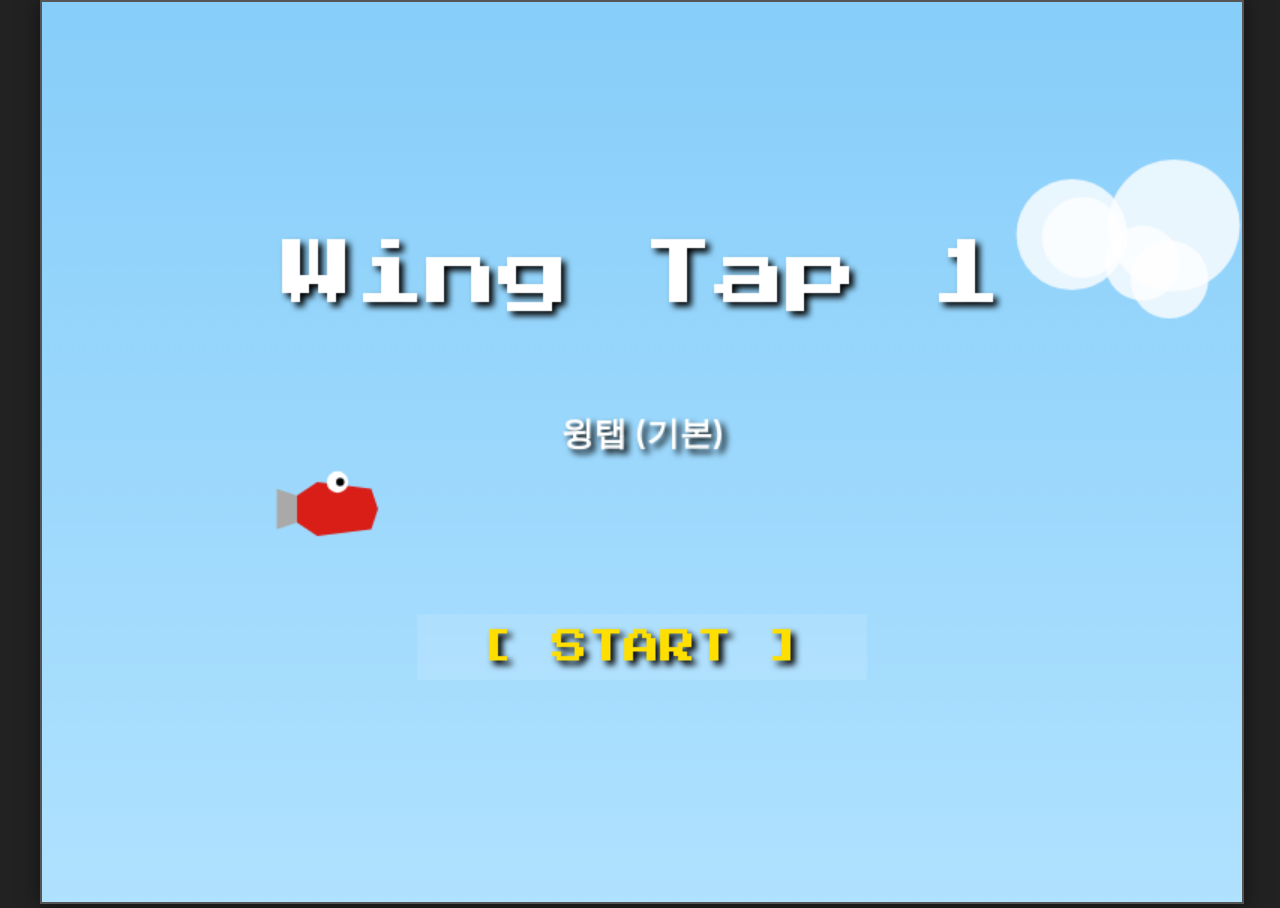
<file: js/minigames/games/WingTap1.html>
<!DOCTYPE html>
<html lang="ko">
<head>
    <meta charset="UTF-8">
    <meta name="viewport" content="width=device-width, initial-scale=1.0, user-scalable=no">
    <title>Wing Tap (Classic)</title>
    <meta name="livelysam:minigame:id" content="wing-tap-1">
    <meta name="livelysam:minigame:title" content="Wing Tap Classic">
    <meta name="livelysam:minigame:icon" content="🐥">
    <meta name="livelysam:minigame:status" content="ready">
    <meta name="livelysam:minigame:series-id" content="wing-tap">
    <meta name="livelysam:minigame:series-title" content="Wing Tap">
    <meta name="livelysam:minigame:series-description" content="기본, 확장, 보스전을 한 흐름으로 즐길 수 있습니다.">
    <meta name="livelysam:minigame:series-icon" content="🐥">
    <meta name="livelysam:minigame:description" content="기본 조작으로 즐기는 클래식 Wing Tap입니다.">
    <meta name="livelysam:minigame:score-label" content="비행 점수">
    <meta name="livelysam:minigame:leaderboard-mode" content="personal-best">
    <meta name="livelysam:minigame:tags" content="firebase,hall-of-fame">
    <meta name="livelysam:minigame:sort-order" content="40">

    <link rel="preconnect" href="https://fonts.googleapis.com">
    <link rel="preconnect" href="https://fonts.gstatic.com" crossorigin>
    <link href="https://fonts.googleapis.com/css2?family=Inter:wght@400;700&family=Press+Start+2P&display=swap" rel="stylesheet">

    <style>
	html {
        height: 100%;
    }
        body {
            background-color: #222;
            display: flex;
            justify-content: center;
            align-items: flex-start;
            height: 100%;
            width: 100%; 
            margin: 0;
            /* (수정) 1. 기본 한글 폰트 설정 */
            font-family: 'Inter', sans-serif;
            overflow: hidden; 
        }

        /* (추가) 레트로 폰트 클래스 */
        .font-retro {
            font-family: 'Press Start 2P', cursive;
        }



        #game-container {
            position: relative;
            width: 800px; /* 캔버스 너비 */
            height: 600px; /* 캔버스 높이 */
            max-width: 100vw;
            max-height: 100vh;
        }

        canvas {
            background-color: #000;
            border: 2px solid #555;
            box-shadow: 0 0 20px rgba(0, 0, 0, 0.5);
            cursor: pointer; 
            width: 100%;
            height: 100%;
            object-fit: contain; 
            transition: border-color 1.0s linear;
        }

        /* --- 오버레이 스타일 --- */
        .overlay {
            position: absolute;
            top: 0; left: 0;
            width: 100%; height: 100%;
            display: flex;
            flex-direction: column;
            justify-content: center;
            align-items: center;
            z-index: 100;
            font-weight: bold;
            color: #FFF;
            text-align: center;
            font-family: inherit; 
            background-color: rgba(0, 0, 0, 0.1); 
            // backdrop-filter: blur(2px);
        }
        .overlay p {
            /* (수정) 1. 한글 폰트 적용 */
            font-family: 'Inter', sans-serif;
            font-size: 1.5rem; /* 24px */
            margin-top: 10px;
            text-shadow: 0 0 5px #000;
        }
        #start-overlay .start-panel {
            margin-top: auto;
            display: flex;
            flex-direction: column;
            align-items: flex-start;
            gap: 10px;
            width: min(290px, calc(100% - 44px));
            padding: 16px 18px;
            border-radius: 24px;
            background: rgba(7, 16, 34, 0.64);
            border: 1px solid rgba(255, 255, 255, 0.16);
            box-shadow: 0 20px 40px rgba(0, 0, 0, 0.28);
            backdrop-filter: blur(8px);
        }
        #start-overlay .start-chip {
            display: inline-flex;
            padding: 6px 12px;
            border-radius: 999px;
            background: rgba(255, 223, 0, 0.12);
            color: #FFDF00;
            font-family: 'Press Start 2P', cursive;
            font-size: 0.62rem;
            letter-spacing: 0.08em;
        }
        #start-overlay p {
            margin: 0;
            font-size: 1rem;
            line-height: 1.55;
            text-align: left;
        }

        #start-overlay {
            display: none;
            justify-content: flex-end;
            align-items: flex-start;
            padding: 22px;
        }
        #game-over-overlay { 
            display: none;
            /* (수정) 캔버스 '게임 오버'와 겹치지 않도록 아래로 */
            justify-content: flex-end;
            padding-bottom: 50px;
        }

        #global-highscore-display {
            /* (수정) 1. 레트로 폰트 적용 */
            font-family: 'Inter', sans-serif;
            font-size: 0.7rem; 
            color: #FFDF00; /* THRUST_YELLOW */
            margin-top: 0; /* (수정) 여백 */
            margin-bottom: 25px; /* (수정) 여백 */
            font-weight: bold; 
            text-shadow: 0 0 5px #000;
            /* (추가) 5. 줄바꿈 대비 */
            line-height: 1.6; 
            white-space: pre-line;
            padding: 0 10px;
        }

        /* (수정) 4. 버튼 스타일 변경 */
        .restart-btn, .back-btn {
            /* (수정) 1. 레트로 폰트 적용 */
            font-family: 'Press Start 2P', cursive;
            font-size: 1rem; /* 16px */
            font-weight: normal;
            color: #FFFFFF;
            /* (수정) 4. 은은한 흰색 박스, 테두리 없음 */
            background: rgba(255, 255, 255, 0.1);
            border: none;
            padding: 16px 0; /* 세로 여백 */
            width: 80%; 
            max-width: 300px;
            border-radius: 8px;
            cursor: pointer;
            box-shadow: none;
            transition: all 0.2s ease;
        }
        .restart-btn {
            margin-top: 0; /* (수정) 여백 */
            margin-bottom: 0;
        }
        .back-btn {
            margin-top: 15px; /* (수정) 여백 */
            margin-bottom: 20px;
        }
        
        .restart-btn:hover, .back-btn:hover {
            /* (수정) 4. 호버 효과 */
            background: rgba(255, 255, 255, 0.3);
            color: #FFFFFF;
            box-shadow: 0 0 10px rgba(255, 255, 255, 0.5);
            transform: none;
        }
    </style>
</head>
<body>
    <div id="game-container">
        <canvas id="gameCanvas" width="800" height="600"></canvas>

        <div id="start-overlay" class="overlay">
            <div class="start-panel">
                <span class="start-chip">CLASSIC FLIGHT</span>
                <p>스페이스바 · 클릭 · 터치로 가볍게 출발하세요.</p>
            </div>
        </div>
        
        <div id="game-over-overlay" class="overlay">
            <p id="global-highscore-display"></p>
            <button class="restart-btn">RESTART</button>
            <button class="back-btn">LOBBY</button>
        </div>
    </div>

    <script>
        // --- 1. 사용자 이름 및 서버 URL 설정 ---
        const MINIGAME_ID = 'wing-tap-1';
        const IS_PREVIEW_MODE = new URLSearchParams(window.location.search).get('preview') === '1';
        function resolveGameNickname() {
            try {
                const parentNickname = window.parent && window.parent !== window && window.parent.LivelySam?.MinigamesHub?.getNickname?.();
                if (parentNickname) return String(parentNickname).trim();
            } catch {}
            try {
                const nickname = localStorage.getItem('minigameNickname');
                if (nickname) return String(nickname).trim();
            } catch {}
            try {
                const legacyNickname = localStorage.getItem('j_game_username');
                if (legacyNickname) return String(legacyNickname).trim();
            } catch {}
            return 'Guest';
        }
        const gameUsername = resolveGameNickname();
        console.log(gameUsername + "님이 윙탭 1을 시작합니다.");

        const GAME_ID = "game1";

        function returnToMinigameHub() {
            try {
                if (window.parent && window.parent !== window && window.parent.LivelySam?.MinigamesHub?.closeRunner) {
                    window.parent.LivelySam.MinigamesHub.closeRunner();
                    return;
                }
            } catch {}
            window.location.href = 'index.html';
        }

        function getLeaderboardBridge() {
            if (IS_PREVIEW_MODE) {
                return null;
            }
            try {
                if (window.parent && window.parent !== window && window.parent.LivelySam?.Leaderboard) {
                    return window.parent.LivelySam.Leaderboard;
                }
            } catch {}
            return window.LivelySam?.Leaderboard || null;
        }

        // --- 2. DOM 요소 참조 ---
        const canvas = document.getElementById('gameCanvas');
        const ctx = canvas.getContext('2d');
        const WIDTH = canvas.width;
        const HEIGHT = canvas.height;

        const startOverlay = document.getElementById('start-overlay');
        const gameOverOverlay = document.getElementById('game-over-overlay');
        const globalHighscoreDisplay = document.getElementById('global-highscore-display');
        const restartBtn = gameOverOverlay.querySelector('.restart-btn');
        const lobbyBtn = gameOverOverlay.querySelector('.back-btn');

        // --- 색상 ---
        const WHITE = '#FFFFFF';
        const BLACK = '#000000';
        const SKY_BLUE_TOP = '#87CEFA';
        const SKY_BLUE_BOTTOM = '#B0E2FF';
        const SUNSET_TOP = '#ff7b7b';
        const SUNSET_BOTTOM = '#feca57';
        const NIGHT_SKY_TOP = '#000033';
        const NIGHT_SKY_BOTTOM = '#000066';
        const SUNRISE_TOP = '#a29bfe';
        const SUNRISE_BOTTOM = '#fd79a8';
        const DAY_TOP_RGB = hexToRgb(SKY_BLUE_TOP);
        const DAY_BOTTOM_RGB = hexToRgb(SKY_BLUE_BOTTOM);
        const SUNSET_TOP_RGB = hexToRgb(SUNSET_TOP);
        const SUNSET_BOTTOM_RGB = hexToRgb(SUNSET_BOTTOM);
        const NIGHT_TOP_RGB = hexToRgb(NIGHT_SKY_TOP);
        const NIGHT_BOTTOM_RGB = hexToRgb(NIGHT_SKY_BOTTOM);
        const SUNRISE_TOP_RGB = hexToRgb(SUNRISE_TOP);
        const SUNRISE_BOTTOM_RGB = hexToRgb(SUNRISE_BOTTOM);
        const GREEN_PIPE = '#228B22';
        const GREEN_PIPE_DARK = '#2E712E';
        const PLANE_RED = '#D91E18';
        const PLANE_GREY = '#A9A9A9';
        const THRUST_YELLOW = '#FFDF00';
        const THRUST_ORANGE = '#FFA500';
        const GAME_OVER_RED = '#FF4500';

        // --- (수정) 1. 폰트 상수 ---
        const FONT_RETRO_48 = "48px 'Press Start 2P', cursive"; 
        const FONT_RETRO_70 = "70px 'Press Start 2P', cursive"; 
        const FONT_RETRO_24 = "24px 'Press Start 2P', cursive";
        const FONT_KOREAN_48 = "bold 48px 'Inter', sans-serif";
        const FONT_KOREAN_30 = "bold 30px 'Inter', sans-serif";
	const FONT_INTER_70 = "bold 70px 'Inter', sans-serif";
        const FONT_INTER_22 = "600 22px 'Inter', sans-serif";
        const START_BUTTON_RECT = { x: WIDTH / 2 - 150, y: HEIGHT / 2 + 108, w: 300, h: 44 };

        // --- 물리/난이도 상수 ---
        const GRAVITY = 0.5;
        const THRUST = -8;
        const BASE_GAME_SPEED = 3.5;
        const MAX_GAME_SPEED = 12;
        const BASE_GAP_HEIGHT = 360;
        const MIN_GAP_HEIGHT = 160;
        const BASE_SPAWN_RATE = 140;
        const MIN_SPAWN_RATE = 90;
        const PIPE_VERTICAL_PADDING = 60;

        // --- 게임 변수 ---
        let plane;
        let obstacles;
        let particles;
        let clouds;
        let score;
        let obstacleTimer;
        let gameOver;
        let explosionDone;
        let framesElapsed;
        let gameStarted;
        let highScore = 0;
        let currentGameSpeed;
        let currentGapHeight;
        let currentSpawnRate;
        let stars;
        let scoreSubmitted;
        let isSubmitting = false;

        // --- 클래스 정의 (Plane, Particle, ObstaclePair, Cloud, Star) ---
        class Plane {
            constructor(x, y) {
                this.x = x;
                this.y = y;
                this.yVel = 0;
                this.scale = 0.9;
                this.width = 60 * this.scale;
                this.height = 40 * this.scale;
                this.tilt = 0;
                this.bodyPoly = [[0, 10], [15, 0], [55, 5], [60, 20], [55, 35], [15, 40], [0, 30]];
                this.tailPoly = [[0, 10], [0, 30], [-15, 35], [-15, 5]];
            }
            applyThrust() {
                this.yVel = THRUST;
            }
            update() {
                if (!gameOver) {
                    this.yVel += GRAVITY;
                    if (this.yVel > 15) this.yVel = 15;
                    this.y += this.yVel;
                    this.tilt = Math.min(25, Math.max(-45, -this.yVel * 3));
                }
            }
            draw(ctx) {
                const centerX = this.x + (this.width / this.scale / 2) - 10;
                const centerY = this.y + (this.height / this.scale / 2);
                ctx.save();
                ctx.translate(centerX, centerY);
                ctx.rotate(-this.tilt * Math.PI / 180);
                ctx.scale(this.scale, this.scale);
                ctx.fillStyle = PLANE_GREY;
                ctx.beginPath();
                ctx.moveTo(this.tailPoly[0][0], this.tailPoly[0][1]);
                for (let i = 1; i < this.tailPoly.length; i++) {
                    ctx.lineTo(this.tailPoly[i][0], this.tailPoly[i][1]);
                }
                ctx.closePath();
                ctx.fill();
                ctx.fillStyle = PLANE_RED;
                ctx.beginPath();
                ctx.moveTo(this.bodyPoly[0][0], this.bodyPoly[0][1]);
                for (let i = 1; i < this.bodyPoly.length; i++) {
                    ctx.lineTo(this.bodyPoly[i][0], this.bodyPoly[i][1]);
                }
                ctx.closePath();
                ctx.fill();
                ctx.fillStyle = WHITE;
                ctx.beginPath();
                ctx.arc(30, 0, 8, 0, Math.PI * 2);
                ctx.fill();
                ctx.fillStyle = BLACK;
                ctx.beginPath();
                ctx.arc(32, 0, 3, 0, Math.PI * 2);
                ctx.fill();
                ctx.restore();
            }
            getRect() {
                const paddingX = 5 * this.scale;
                const paddingY = 3 * this.scale;
                return {
                    x: this.x + paddingX,
                    y: this.y + paddingY,
                    width: this.width - 2 * paddingX,
                    height: this.height - 2 * paddingY
                };
            }
        }
        class Particle {
            constructor(x, y, isThrust) {
                this.x = x;
                this.y = y;
                if (isThrust) {
                    this.vx = -currentGameSpeed - (Math.random() * 2 + 1);
                    this.vy = Math.random() * 2 - 1;
                    this.color = [THRUST_YELLOW, THRUST_ORANGE, WHITE][Math.floor(Math.random() * 3)];
                    this.radius = Math.floor(Math.random() * 5) + 4;
                } else { // 폭발
                    this.vx = Math.random() * 20 - 10;
                    this.vy = Math.random() * 20 - 10;
                    this.color = [THRUST_ORANGE, PLANE_RED, BLACK][Math.floor(Math.random() * 3)];
                    this.radius = Math.floor(Math.random() * 11) + 5;
                }
                this.life = 20;
            }
            update() {
                this.x += this.vx;
                this.y += this.vy;
                if (this.radius > 0) this.radius -= 0.5;
                this.life -= 1;
            }
            draw(ctx) {
                if (this.radius > 0) {
                    ctx.fillStyle = this.color;
                    ctx.beginPath();
                    ctx.arc(this.x, this.y, this.radius, 0, Math.PI * 2);
                    ctx.fill();
                }
            }
        }
        class ObstaclePair {
            constructor(x) {
                this.x = x;
                this.width = 90;
                this.gapHeight = currentGapHeight;
                const randomRange = HEIGHT - PIPE_VERTICAL_PADDING - this.gapHeight - PIPE_VERTICAL_PADDING;
                const gapY = Math.floor(Math.random() * (randomRange + 1)) + PIPE_VERTICAL_PADDING;
                this.topRect = { x: this.x, y: 0, width: this.width, height: gapY };
                this.bottomRect = { x: this.x, y: gapY + this.gapHeight, width: this.width, height: HEIGHT };
            }
            update() {
                this.x -= currentGameSpeed;
                this.topRect.x = this.x;
                this.bottomRect.x = this.x;
            }
            draw(ctx) {
                ctx.fillStyle = GREEN_PIPE;
                ctx.fillRect(this.topRect.x, this.topRect.y, this.topRect.width, this.topRect.height);
                ctx.fillRect(this.bottomRect.x, this.bottomRect.y, this.bottomRect.width, this.bottomRect.height);
                const topCap = { x: this.x - 5, y: this.topRect.height - 30, width: this.width + 10, height: 30 };
                const bottomCap = { x: this.x - 5, y: this.bottomRect.y, width: this.width + 10, height: 30 };
                ctx.fillStyle = GREEN_PIPE_DARK;
                ctx.fillRect(topCap.x, topCap.y, topCap.width, topCap.height);
                ctx.fillRect(bottomCap.x, bottomCap.y, bottomCap.width, bottomCap.height);
            }
        }
        class Cloud {
            constructor() {
                this.x = Math.floor(Math.random() * WIDTH) + WIDTH;
                this.y = Math.floor(Math.random() * (HEIGHT / 2 - 50)) + 50;
                this.speed = Math.random() * 1 + 0.5;
                this.radius = Math.floor(Math.random() * 31) + 20;
                this.parts = [];
                const numParts = Math.floor(Math.random() * 3) + 3;
                for (let i = 0; i < numParts; i++) {
                    const offsetX = Math.floor(Math.random() * (this.radius * 2 + 1)) - this.radius;
                    const offsetY = Math.floor(Math.random() * (this.radius + 1)) - (this.radius / 2);
                    const partRadius = Math.floor(Math.random() * (this.radius / 2 + 1)) + (this.radius / 2);
                    this.parts.push({ offset: { x: offsetX, y: offsetY }, radius: partRadius });
                }
            }
            update() {
                this.x -= this.speed;
                if (this.x < -this.radius * 2) {
                    this.x = Math.floor(Math.random() * 51) + WIDTH;
                    this.y = Math.floor(Math.random() * (HEIGHT / 2 - 50)) + 50;
                }
            }
            draw(ctx, cloudOpacity) {
                ctx.fillStyle = WHITE;
                ctx.globalAlpha = cloudOpacity * 0.8;
                for (const part of this.parts) {
                    ctx.beginPath();
                    ctx.arc(this.x + part.offset.x, this.y + part.offset.y, part.radius, 0, Math.PI * 2);
                    ctx.fill();
                }
                ctx.globalAlpha = 1.0;
            }
        }
        class Star {
            constructor() {
                this.x = Math.random() * WIDTH;
                this.y = Math.random() * HEIGHT;
                this.radius = Math.random() * 1.5;
                this.speed = Math.random() * 0.2 + 0.1;
            }
            update() {
                this.x -= this.speed;
                if (this.x < 0) {
                    this.x = WIDTH;
                    this.y = Math.random() * HEIGHT;
                }
            }
            draw(ctx) {
                ctx.fillStyle = WHITE;
                ctx.beginPath();
                ctx.arc(this.x, this.y, this.radius, 0, Math.PI * 2);
                ctx.fill();
            }
        }

        // --- 헬퍼 함수 ---
        function hexToRgb(hex) {
            let r = 0, g = 0, b = 0;
            if (hex.length == 7) {
                r = parseInt(hex.substring(1, 3), 16);
                g = parseInt(hex.substring(3, 5), 16);
                b = parseInt(hex.substring(5, 7), 16);
            }
            return [r, g, b];
        }
        function lerp(a, b, t) {
            return a + (b - a) * t;
        }
        function lerpColor(c1, c2, t) {
            const r = Math.round(lerp(c1[0], c2[0], t));
            const g = Math.round(lerp(c1[1], c2[1], t));
            const b = Math.round(lerp(c1[2], c2[2], t));
            return `rgb(${r}, ${g}, ${b})`;
        }
        function drawGradientSky(ctx, topColor, bottomColor) {
            const gradient = ctx.createLinearGradient(0, 0, 0, HEIGHT);
            gradient.addColorStop(0, topColor);
            gradient.addColorStop(1, bottomColor);
            ctx.fillStyle = gradient;
            ctx.fillRect(0, 0, WIDTH, HEIGHT);
        }
        function drawTextWithShadow(ctx, text, font, color, x, y, textAlign = 'left', textBaseline = 'top') {
            ctx.font = font;
            ctx.fillStyle = color;
            ctx.shadowColor = BLACK;
            ctx.shadowOffsetX = 3;
            ctx.shadowOffsetY = 3;
            ctx.shadowBlur = 4;
            ctx.textAlign = textAlign;
            ctx.textBaseline = textBaseline;
            ctx.fillText(text, x, y);
            ctx.shadowColor = 'transparent';
            ctx.shadowOffsetX = 0;
            ctx.shadowOffsetY = 0;
            ctx.shadowBlur = 0;
            ctx.textAlign = 'left';
            ctx.textBaseline = 'top';
        }
        function checkCollision(obj1, objOrRect2) {
            const rect1 = obj1.getRect();
            const rect2 = typeof objOrRect2.getRect === 'function' ? objOrRect2.getRect() : objOrRect2;
            return (
                rect1.x < rect2.x + rect2.width &&
                rect1.x + rect1.width > rect2.x &&
                rect1.y < rect2.y + rect2.height &&
                rect1.y + rect1.height > rect2.y
            );
        }
        
        // --- (수정) 5. 서버 통신 함수 (분리) ---
        
        /**
         * 점수 '전송'만 담당하는 함수
         */
        async function submitScore(finalScore) {
            const leaderboard = getLeaderboardBridge();
            if (!leaderboard?.submitScore) {
                throw new Error('Firebase leaderboard bridge unavailable');
            }

            await leaderboard.submitScore({
                gameId: MINIGAME_ID,
                nickname: gameUsername,
                score: finalScore
            });
        }

        /**
         * '역대 최고' 기록을 '조회'하고 '표시'하는 함수
         */
        async function fetchAndDisplayGlobalScore(pElement, prefixText = "") {
            const leaderboard = getLeaderboardBridge();
            if (!leaderboard?.getTopEntry) {
                pElement.textContent = prefixText + '명예의 전당 연결을 사용할 수 없습니다.';
                return;
            }

            try {
                const topEntry = await leaderboard.getTopEntry({ gameId: MINIGAME_ID });
                if (topEntry) {
                    const rawName = topEntry.nickname || "Unknown";
                    const maskedName = leaderboard.maskNickname
                        ? leaderboard.maskNickname(rawName)
                        : (rawName.substring(0, 2) + '*'.repeat(Math.max(0, rawName.length - 2)));

                    pElement.textContent = prefixText + `역대 최고: ${topEntry.score || 0} (${maskedName})`;
                } else {
                    pElement.textContent = prefixText + '아직 등록된 기록이 없습니다.';
                }
            } catch (error) {
                console.error("WT1 최고 점수 불러오기 실패:", error);
                pElement.textContent = prefixText + '최고 점수 연결 오류';
            }
        }
        
        // (삭제) submitAndFetchScores, updateGlobalHighScore (새 함수로 대체됨)

        // --- 메인 게임 로직 ---
        function startGame() {
            plane = new Plane(150, HEIGHT / 2);
            obstacles = [];
            particles = [];
            clouds = [];
            stars = [];
            for (let i = 0; i < 5; i++) {
                clouds.push(new Cloud());
            }
            for (let i = 0; i < 100; i++) {
                stars.push(new Star());
            }
            score = 0;
            obstacleTimer = 101;
            gameOver = false;
            explosionDone = false;
            framesElapsed = 0;
            scoreSubmitted = false;
            gameStarted = false;
            isSubmitting = false;
            
            highScore = parseInt(
                localStorage.getItem('minigameLocalHighScore:wing-tap-1')
                || localStorage.getItem('wingTap1LocalHighScore')
            ) || 0;
            
            currentGameSpeed = BASE_GAME_SPEED;
            currentGapHeight = BASE_GAP_HEIGHT;
            currentSpawnRate = BASE_SPAWN_RATE;

            startOverlay.style.display = 'none';
            gameOverOverlay.style.display = 'none';
        }

        // --- (수정) 5. 게임 오버 로직 (비동기) ---
        async function triggerGameOver() {
            if (gameOver) return;
            gameOver = true;
            
            if (!explosionDone) {
                const planeRect = plane.getRect();
                for (let i = 0; i < 30; i++) {
                    particles.push(new Particle(planeRect.x + planeRect.width / 2, planeRect.y + planeRect.height / 2, false));
                }
                explosionDone = true;
            }
            
            gameOverOverlay.style.display = 'flex';
            const finalScore = score;

            if (finalScore > highScore) {
                highScore = finalScore;
                localStorage.setItem('minigameLocalHighScore:wing-tap-1', highScore.toString());
            }
            
            const pElement = globalHighscoreDisplay;
            let prefixText = "";

            // 점수 전송 (300점 이상이고, 아직 전송 안했을 때)
            if (finalScore >= 300 && !scoreSubmitted) {
                isSubmitting = true; // 버튼 비활성화용
                scoreSubmitted = true;
                pElement.textContent = '300점+! 점수 전송 중...';

                try {
                    await submitScore(finalScore); // 전송이 끝날 때까지 대기
                    prefixText = "전송 완료! ";
                } catch (error) {
                    console.error("WT1 점수 전송 중 오류:", error);
                    prefixText = "전송 실패. ";
                }
            } else {
                isSubmitting = false;
                if (finalScore < 300) {
                    prefixText = "300점 미만은 전송되지 않습니다.\n"; // 300점 미만일 땐 아무 메시지도 안 띄움
                }
            }

            // (수정) 5. 점수 전송 여부와 관계없이 '역대 최고' 기록을 항상 조회
            await fetchAndDisplayGlobalScore(pElement, prefixText);
            isSubmitting = false; // 모든 로직이 끝났으므로 버튼 활성화
        }

        let animationFrameId = 0;
        let gameDisposed = false;

        function gameLoop() {
            if (gameDisposed) return;
            // (수정) 루프가 중단되지 않도록 requestAnimationFrame을 맨 위에 배치
            animationFrameId = requestAnimationFrame(gameLoop);
            
            // --- 업데이트 로직 ---
            if (gameStarted && !gameOver) {
                // 게임 속도/난이도 조절
                currentGameSpeed = Math.min(MAX_GAME_SPEED, BASE_GAME_SPEED + Math.floor(framesElapsed / 75) * 0.15);
                currentGapHeight = Math.max(MIN_GAP_HEIGHT, BASE_GAP_HEIGHT - Math.floor(framesElapsed / 250) * 5);
                currentSpawnRate = Math.max(MIN_SPAWN_RATE, BASE_SPAWN_RATE - Math.floor(framesElapsed / 280) * 5);
            
                plane.update();
                
                for (let i = obstacles.length - 1; i >= 0; i--) {
                    obstacles[i].update();
                    if (obstacles[i].x < -obstacles[i].width) {
                        obstacles.splice(i, 1);
                    }
                }
                
                clouds.forEach(cloud => cloud.update());
                stars.forEach(star => star.update());
                
                framesElapsed++;
                score = Math.floor(framesElapsed / 10);

                // 장애물 생성
                obstacleTimer++;
                if (obstacleTimer > currentSpawnRate) {
                    obstacles.push(new ObstaclePair(WIDTH));
                    obstacleTimer = 0;
                }
                
                // 충돌 감지
                if (plane.y < 0 || plane.y + plane.height > HEIGHT) {
                    triggerGameOver();
                }
                for (const obs of obstacles) {
                    if (checkCollision(plane, obs.topRect) || checkCollision(plane, obs.bottomRect)) {
                        triggerGameOver();
                        break;
                    }
                }
            } else if (!gameStarted) {
                // 게임 시작 전
                clouds.forEach(cloud => cloud.update());
                stars.forEach(star => star.update());
            }

            // 파티클 업데이트
            if (gameStarted) {
                for (let i = particles.length - 1; i >= 0; i--) {
                    particles[i].update();
                    if (particles[i].life <= 0 || particles[i].radius <= 0) {
                        particles.splice(i, 1);
                    }
                }
            }

            // --- 그리기 로직 ---
            // (배경 그리기 로직: 변경 없음)
            const cycleLengthInScore = 200;
            const totalCycleLengthInScore = cycleLengthInScore * 2;
            const currentCycleScore = (score || 0) % totalCycleLengthInScore;
            const isTransitioningToNight = currentCycleScore < cycleLengthInScore;
            const transitionProgress = (currentCycleScore % cycleLengthInScore) / cycleLengthInScore;
            let skyTopColor, skyBottomColor;
            let cloudOpacity;
            if (isTransitioningToNight) {
                cloudOpacity = 1.0 - transitionProgress;
            } else {
                cloudOpacity = transitionProgress;
            }
            cloudOpacity = Math.max(0, Math.min(1, cloudOpacity));
            if (isTransitioningToNight) {
                if (transitionProgress < 0.5) {
                    const halfProgress = transitionProgress * 2;
                    skyTopColor = lerpColor(DAY_TOP_RGB, SUNSET_TOP_RGB, halfProgress);
                    skyBottomColor = lerpColor(DAY_BOTTOM_RGB, SUNSET_BOTTOM_RGB, halfProgress);
                } else {
                    const halfProgress = (transitionProgress - 0.5) * 2;
                    skyTopColor = lerpColor(SUNSET_TOP_RGB, NIGHT_TOP_RGB, halfProgress);
                    skyBottomColor = lerpColor(SUNSET_BOTTOM_RGB, NIGHT_BOTTOM_RGB, halfProgress);
                }
            } else {
                if (transitionProgress < 0.5) {
                    const halfProgress = transitionProgress * 2;
                    skyTopColor = lerpColor(NIGHT_TOP_RGB, SUNRISE_TOP_RGB, halfProgress);
                    skyBottomColor = lerpColor(NIGHT_BOTTOM_RGB, SUNRISE_BOTTOM_RGB, halfProgress);
                } else {
                    const halfProgress = (transitionProgress - 0.5) * 2;
                    skyTopColor = lerpColor(SUNRISE_TOP_RGB, DAY_TOP_RGB, halfProgress);
                    skyBottomColor = lerpColor(SUNRISE_BOTTOM_RGB, DAY_BOTTOM_RGB, halfProgress);
                }
            }
            drawGradientSky(ctx, skyTopColor, skyBottomColor);
            const isDark = (isTransitioningToNight && transitionProgress > 0.2) ||
                         (!isTransitioningToNight && transitionProgress < 0.8);
            canvas.style.borderColor = isDark ? NIGHT_SKY_TOP : '#555';
            const isNight = (isTransitioningToNight && transitionProgress > 0.7) ||
                          (!isTransitioningToNight && transitionProgress < 0.3);
            if (isNight) {
                stars.forEach(star => star.draw(ctx));
            }
            clouds.forEach(cloud => cloud.draw(ctx, cloudOpacity));

            // (수정) 캔버스에 텍스트 그리기
            if (!gameStarted) {
                // (수정) 비행기 먼저 그리기 (오류 방지)
                if (plane) plane.draw(ctx);
                drawTextWithShadow(ctx, "Wing Tap 1", FONT_RETRO_48, WHITE, WIDTH / 2, HEIGHT / 2 - 118, 'center', 'middle');
                drawTextWithShadow(ctx, "윙탭 (기본)", FONT_INTER_22, WHITE, WIDTH / 2, HEIGHT / 2 - 12, 'center', 'middle');
                ctx.fillStyle = 'rgba(255, 255, 255, 0.12)';
                ctx.fillRect(START_BUTTON_RECT.x, START_BUTTON_RECT.y, START_BUTTON_RECT.w, START_BUTTON_RECT.h);
                drawTextWithShadow(ctx, "[ START ]", FONT_RETRO_24, THRUST_YELLOW, WIDTH / 2, START_BUTTON_RECT.y + START_BUTTON_RECT.h / 2, 'center', 'middle');
            
            } else if (!gameOver) {
                // 인게임
                obstacles.forEach(obs => obs.draw(ctx));
                // (수정) 3. '최고' -> '내 기록' 및 1. 폰트 적용
                drawTextWithShadow(ctx, `내 기록: ${highScore}`, FONT_KOREAN_30, WHITE, WIDTH - 20, 30, 'right', 'top');
                // (수정) 1. 폰트 적용
                drawTextWithShadow(ctx, score.toString(), FONT_INTER_70, WHITE, WIDTH / 2, 70, 'center', 'middle');
                particles.forEach(p => p.draw(ctx));
                if (plane) plane.draw(ctx);
            
            } else {
                // 게임 오버
                obstacles.forEach(obs => obs.draw(ctx));
                particles.forEach(p => p.draw(ctx));
                // (수정) 1. 폰트 적용
                drawTextWithShadow(ctx, "Game Over", FONT_RETRO_48, GAME_OVER_RED, WIDTH / 2, HEIGHT / 2 - 50, 'center', 'middle');
            }

            // (삭제) requestAnimationFrame(gameLoop); (맨 위로 이동)
        }

        // --- 6. 이벤트 리스너 ---
        function handleGameAction() {
             if (isSubmitting) return; // 점수 전송 중 재시작 방지

             if (!gameStarted) {
                gameStarted = true;
                startOverlay.style.display = 'none';
                plane.applyThrust();
                const planeBodyHeight = plane.height / 2;
                particles.push(new Particle(plane.x, plane.y + planeBodyHeight, true));
             }
             else if (!gameOver) {
                plane.applyThrust();
                const planeBodyHeight = plane.height / 2;
                particles.push(new Particle(plane.x, plane.y + planeBodyHeight, true));
            } else {
                // 재시작
                startGame();
            }
        }

        const handleWindowKeydown = (e) => {
            if (e.code === 'Space') {
                e.preventDefault();
                handleGameAction();
            }
        };
        
        const handleWindowMousedown = (e) => {
            // (수정) 로비 버튼 클릭 시, 게임 액션(재시작) 방지
            if (e.target.closest('.back-btn')) {
                return;
            }
            e.preventDefault();
            handleGameAction();
        };
        
        const handleWindowTouchstart = (e) => {
            // (수정) 로비 버튼 클릭 시, 게임 액션(재시작) 방지
            if (e.target.closest('.back-btn')) {
                return;
            }
            e.preventDefault();
            handleGameAction();
        };

        const handleLobbyClick = (e) => {
            e.preventDefault();
            e.stopPropagation();
            returnToMinigameHub();
        };
        
        // --- 화면 크기 조정 ---
        function resizeCanvas() {
            const container = document.getElementById('game-container');
            const aspectRatio = WIDTH / HEIGHT; // 800 / 600
            let newWidth = window.innerWidth;
            let newHeight = window.innerHeight;
            const windowAspectRatio = newWidth / newHeight;
            let finalWidth, finalHeight;
            if (windowAspectRatio > aspectRatio) {
                finalHeight = newHeight;
                finalWidth = newHeight * aspectRatio;
            } else {
                finalWidth = newWidth;
                finalHeight = newWidth / aspectRatio;
            }
            container.style.width = `${finalWidth}px`;
            container.style.height = `${finalHeight}px`;
        }
        function cleanupGame() {
            gameDisposed = true;
            if (animationFrameId) {
                cancelAnimationFrame(animationFrameId);
                animationFrameId = 0;
            }
            window.removeEventListener('keydown', handleWindowKeydown);
            window.removeEventListener('mousedown', handleWindowMousedown);
            window.removeEventListener('touchstart', handleWindowTouchstart);
            window.removeEventListener('resize', resizeCanvas);
            lobbyBtn.removeEventListener('click', handleLobbyClick);
            window.removeEventListener('beforeunload', cleanupGame);
        }

        window.addEventListener('keydown', handleWindowKeydown);
        window.addEventListener('mousedown', handleWindowMousedown);
        window.addEventListener('touchstart', handleWindowTouchstart, { passive: false });
        lobbyBtn.addEventListener('click', handleLobbyClick);
        window.addEventListener('resize', resizeCanvas);
        window.addEventListener('beforeunload', cleanupGame);
        resizeCanvas();

        // --- (수정) 7. 폰트 로드 후 게임 시작 ---
        console.log("Waiting for fonts to load...");
        // 폰트가 로드되었는지 확인 (특히 'Press Start 2P'와 'Inter')
        document.fonts.ready.then(() => {
            if (gameDisposed) return;
            console.log("Fonts loaded, starting game.");
            // 폰트 로드가 완료된 후 게임 시작
            startGame();
            gameLoop();
        }).catch(err => {
            if (gameDisposed) return;
            console.error("Font loading failed, starting game anyway:", err);
            // 폰트 로드 실패 시에도 (시스템 기본 폰트로) 게임 시작
            startGame();
            gameLoop();
        });
        
        // (삭제) updateGlobalHighScore(); (게임 오버 시에만 필요)
    </script>
</body>
</html>
</file>
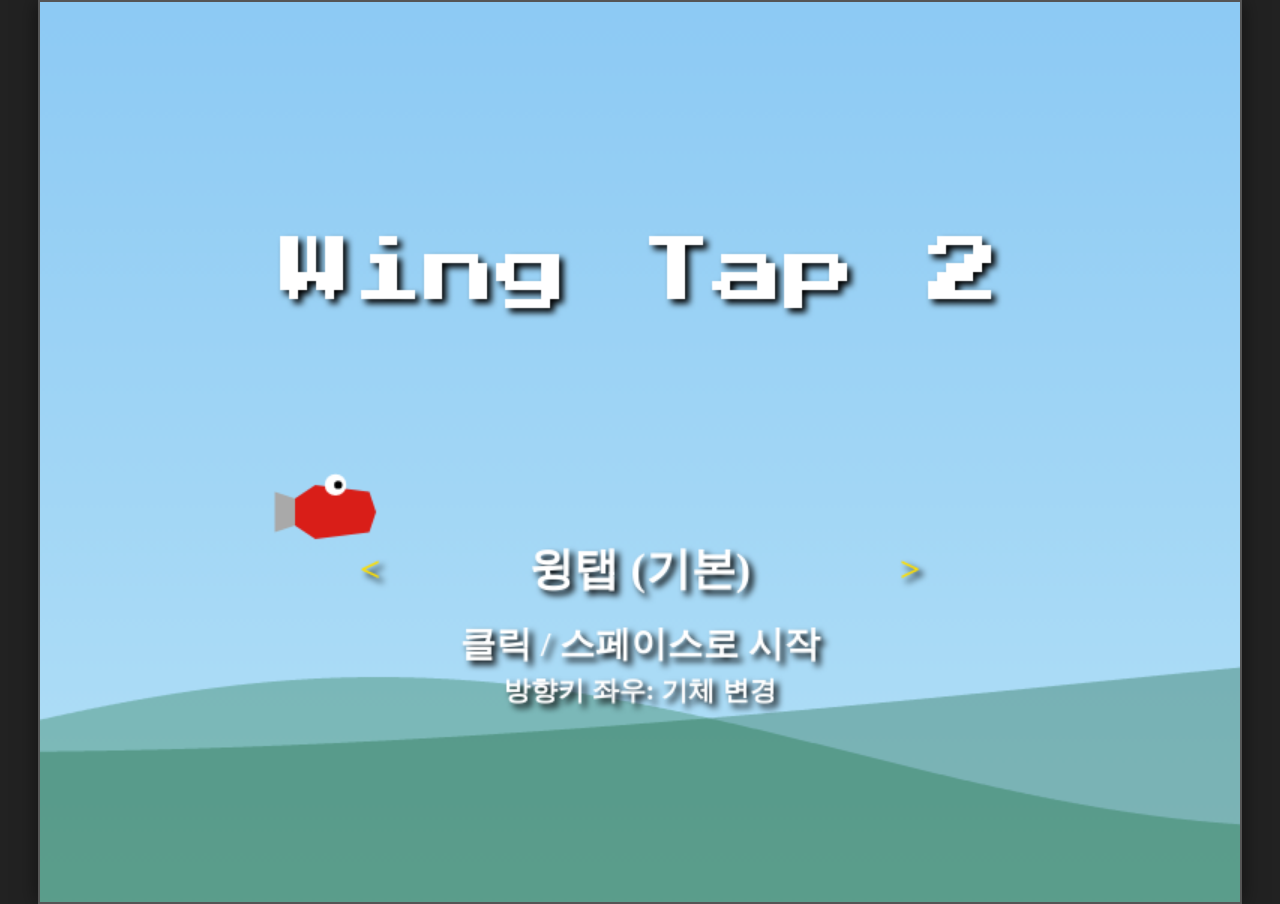
<file: js/minigames/games/WingTap2.html>
<!DOCTYPE html>
<html lang="ko">
<head>
    <meta charset="UTF-8">
    <meta name="viewport" content="width=device-width, initial-scale=1.0, user-scalable=no">
    <title>Wing Tap 2</title>
    <meta name="livelysam:minigame:id" content="wing-tap-2">
    <meta name="livelysam:minigame:title" content="Wing Tap 2">
    <meta name="livelysam:minigame:icon" content="🐤">
    <meta name="livelysam:minigame:status" content="ready">
    <meta name="livelysam:minigame:series-id" content="wing-tap">
    <meta name="livelysam:minigame:series-title" content="Wing Tap">
    <meta name="livelysam:minigame:series-description" content="기본, 확장, 보스전을 한 흐름으로 즐길 수 있습니다.">
    <meta name="livelysam:minigame:series-icon" content="🐥">
    <meta name="livelysam:minigame:description" content="난이도와 장애물이 강화된 확장 비행 모드입니다.">
    <meta name="livelysam:minigame:score-label" content="비행 점수">
    <meta name="livelysam:minigame:leaderboard-mode" content="personal-best">
    <meta name="livelysam:minigame:tags" content="firebase,hall-of-fame">
    <meta name="livelysam:minigame:sort-order" content="50">
    <link rel="preconnect" href="https://fonts.googleapis.com">
    <link rel="preconnect" href="https://fonts.gstatic.com" crossorigin>
    <link href="https://fonts.googleapis.com/css2?family=Inter:wght@400;700&family=Press+Start+2P&display=swap" rel="stylesheet">

    <style>
	html {
        height: 100%;
    }
        body {
            background-color: #222;
            display: flex;
            justify-content: center;
            align-items: flex-start;
            height: 100%;
            width: 100%; 
            margin: 0;
            font-family: 'Consolas', 'Courier New', monospace;
            overflow: hidden; 
        }
        canvas {
            background-color: #000;
            border: 2px solid #555;
            box-shadow: 0 0 20px rgba(0, 0, 0, 0.5);
            cursor: pointer; 
            
            max-width: 100vw;
            max-height: 100vh;
            object-fit: contain; 
            
            transition: border-color 1.0s linear;
        }

/* ... 2-1에서 수정한 canvas 스타일 ... */

        /* --- (추가) 윙탭1의 오버레이 스타일 --- */
        .overlay {
            position: absolute;
            top: 0; left: 0;
            width: 100%; height: 100%;
            display: flex;
            flex-direction: column;
            justify-content: center;
            align-items: center;
            z-index: 100;
            font-weight: bold;
            color: #FFF;
            text-align: center;
            font-family: inherit; 
            background-color: rgba(0, 0, 0, 0.1); 
        }
        .overlay p {
            font-family: 'Inter', sans-serif;
            font-size: 1.5rem; /* 24px */
            margin-top: 10px;
            text-shadow: 0 0 5px #000;
        }

        /* (주석) start-overlay는 WT2에서 사용 안함
        #start-overlay { ... }
        */

        #game-over-overlay { 
            display: none;
            /* (수정) 캔버스 '게임 오버'와 겹치지 않도록 아래로 */
            justify-content: flex-end;
            padding-bottom: 50px;
        }

        #global-highscore-display {
            font-family: 'Inter'; /* (수정) 폰트 */
            font-size: 0.7rem; 
            color: #FFDF00; /* THRUST_YELLOW */
            margin-top: 0;
            margin-bottom: 25px;
            font-weight: bold; 
            text-shadow: 0 0 5px #000;
            line-height: 1.6; 
            white-space: pre-line;
            padding: 0 10px;
        }

        .restart-btn, .back-btn {
            font-family: 'Press Start 2P', cursive;
            font-size: 1rem; /* 16px */
            font-weight: normal;
            color: #FFFFFF;
            background: rgba(255, 255, 255, 0.1);
            border: none;
            padding: 16px 0;
            width: 80%; 
            max-width: 300px;
            border-radius: 8px;
            cursor: pointer;
            box-shadow: none;
            transition: all 0.2s ease;
        }
        .restart-btn {
            margin-top: 0;
            margin-bottom: 0;
        }
        .back-btn {
            margin-top: 15px;
            margin-bottom: 20px;
        }
        
        .restart-btn:hover, .back-btn:hover {
            background: rgba(255, 255, 255, 0.3);
            color: #FFFFFF;
            box-shadow: 0 0 10px rgba(255, 255, 255, 0.5);
            transform: none;
        }
    </style>
</head>


    </style>
</head>
<body>
    <canvas id="gameCanvas" width="800" height="600"></canvas>

    <script>
// --- (추가) 1. 사용자 이름 및 서버 URL 설정 ---
        const MINIGAME_ID = 'wing-tap-2';
        const IS_PREVIEW_MODE = new URLSearchParams(window.location.search).get('preview') === '1';
        function resolveGameNickname() {
            try {
                const parentNickname = window.parent && window.parent !== window && window.parent.LivelySam?.MinigamesHub?.getNickname?.();
                if (parentNickname) return String(parentNickname).trim();
            } catch {}
            try {
                const nickname = localStorage.getItem('minigameNickname');
                if (nickname) return String(nickname).trim();
            } catch {}
            try {
                const legacyNickname = localStorage.getItem('j_game_username');
                if (legacyNickname) return String(legacyNickname).trim();
            } catch {}
            return 'Guest';
        }
        const gameUsername = resolveGameNickname();
        console.log(gameUsername + "님이 윙탭 2을 시작합니다.");

        const GAME_ID = "game2"; // 윙탭 2이므로 "game2"

        function returnToMinigameHub() {
            try {
                if (window.parent && window.parent !== window && window.parent.LivelySam?.MinigamesHub?.closeRunner) {
                    window.parent.LivelySam.MinigamesHub.closeRunner();
                    return;
                }
            } catch {}
            window.location.href = 'index.html';
        }

        function getLeaderboardBridge() {
            if (IS_PREVIEW_MODE) {
                return null;
            }
            try {
                if (window.parent && window.parent !== window && window.parent.LivelySam?.Leaderboard) {
                    return window.parent.LivelySam.Leaderboard;
                }
            } catch {}
            return window.LivelySam?.Leaderboard || null;
        }

        // --- 초기 설정 ---
        const canvas = document.getElementById('gameCanvas');
        const ctx = canvas.getContext('2d');
        const WIDTH = canvas.width;
        const HEIGHT = canvas.height;

        // --- 색상 ---
        const WHITE = '#FFFFFF';
        const BLACK = '#000000';
        
        const SKY_BLUE_TOP = '#87CEFA';
        const SKY_BLUE_BOTTOM = '#B0E2FF';
        const SUNSET_TOP = '#ff7b7b'; 
        const SUNSET_BOTTOM = '#feca57'; 
        const NIGHT_SKY_TOP = '#000033';
        const NIGHT_SKY_BOTTOM = '#000066';
        const SUNRISE_TOP = '#a29bfe'; 
        const SUNRISE_BOTTOM = '#fd79a8'; 

        const DAY_TOP_RGB = hexToRgb(SKY_BLUE_TOP);
        const DAY_BOTTOM_RGB = hexToRgb(SKY_BLUE_BOTTOM);
        const SUNSET_TOP_RGB = hexToRgb(SUNSET_TOP);
        const SUNSET_BOTTOM_RGB = hexToRgb(SUNSET_BOTTOM);
        const NIGHT_TOP_RGB = hexToRgb(NIGHT_SKY_TOP);
        const NIGHT_BOTTOM_RGB = hexToRgb(NIGHT_SKY_BOTTOM);
        const SUNRISE_TOP_RGB = hexToRgb(SUNRISE_TOP);
        const SUNRISE_BOTTOM_RGB = hexToRgb(SUNRISE_BOTTOM);

        const PIPE_BODY = '#556270'; 
        const PIPE_CAP = '#414A53'; 
        const PIPE_HIGHLIGHT = '#A9B7C6'; 

        const PLANE_RED = '#D91E18'; 
        const PLANE_BLUE = '#3498db'; 
        const PLANE_YELLOW = '#f1c40f'; 
        const PLANE_GREY = '#A9A9A9';
        const THRUST_YELLOW = '#FFDF00';
        const THRUST_ORANGE = '#FFA500';
        const GAME_OVER_RED = '#FF4500';
        const FUEL_GREEN = '#00FF00';
        const FUEL_RED = '#FF0000';
        const MISSILE_BODY = '#555555';
        const SHIELD_BLUE = '#00BFFF'; 
        const SHIELD_BLUE_DARK = '#0080FF'; 
        const MAGNET_RED = '#e74c3c'; 

        // --- 폰트 ---
	const FONT_RETRO_70 = "70px 'Press Start 2P', cursive";
	const FONT_RETRO_48 = "48px 'Press Start 2P', cursive";
	const FONT_RETRO_24 = "24px 'Press Start 2P', cursive";
        const FONT_24 = 'bold 24px consolas';
        const FONT_30 = 'bold 30px consolas';
        const FONT_70 = 'bold 70px consolas';
        const FONT_18 = 'bold 18px consolas';

// --- (추가) 게임오버 화면 버튼 영역 ---
    	const RESTART_BTN_RECT = { x: WIDTH/2 - 141, y: HEIGHT/2 + 150, w: 280, h: 50 };
    	const LOBBY_BTN_RECT = { x: WIDTH/2 - 141, y: HEIGHT/2 + 210, w: 280, h: 50 };
	

        // --- 난이도 조절 상수 ---
        const BASE_GAME_SPEED = 3.5;  
        const MAX_GAME_SPEED = 12;      
        const BASE_GAP_HEIGHT = 360;    
        const MIN_GAP_HEIGHT = 160;    
        const BASE_SPAWN_RATE = 140;   
        const MIN_SPAWN_RATE = 90;     
        const PIPE_VERTICAL_PADDING = 60; 
        
        const FUEL_SPAWN_RATE = 238; 
        const MISSILE_SPAWN_RATE = 200; 
        const POWERUP_SPAWN_RATE = 600; 
        const MISSILE_FUEL_DAMAGE = 30; 
        const FUEL_COLLISION_TOLERANCE = 10; 
        const POWERUP_COLLISION_TOLERANCE = 15; 
        const MAGNET_PULL_RADIUS = 150; 

        // --- 기체 데이터베이스 ---
        const PLANE_TYPES = [
            {
                key: 'basic',
                name: '윙탭 (기본)',
                color: PLANE_RED,
                gravity: 0.5,
                thrust: -8.0,
                maxFuel: 120, 
                eyeType: 'normal',
                bodyPoly: [[0, 10], [15, 0], [55, 5], [60, 20], [55, 35], [15, 40], [0, 30]],
                tailPoly: [[0, 10], [0, 30], [-15, 35], [-15, 5]],
            },
            {
                key: 'jet',
                name: '제트 (고속)',
                color: PLANE_BLUE,
                gravity: 0.7, 
                thrust: -10.0, 
                maxFuel: 100, 
                eyeType: 'angry',
                bodyPoly: [[0, 10], [15, 0], [60, 5], [65, 20], [60, 35], [15, 40], [0, 30]],
                tailPoly: [[0, 10], [0, 30], [-20, 40], [-20, 0]],
            },
            {
                key: 'glider',
                name: '글라이더 (활공)',
                color: PLANE_YELLOW,
                gravity: 0.35, 
                thrust: -6.5, 
                maxFuel: 140, 
                eyeType: 'gentle',
                bodyPoly: [[0, 10], [10, 0], [50, 5], [55, 20], [50, 35], [10, 40], [0, 30]],
                tailPoly: [[0, 10], [0, 30], [-10, 30], [-10, 10]],
            }
        ];

        // --- 게임 변수 ---
        let plane;
        let obstacles;
        let particles;
        let clouds;
        let stars; 
        let fuelItems; 
        let missiles;
        let powerUps; 
        let backgroundLayers; 
        
        let score;
        let obstacleTimer, fuelItemTimer, missileTimer, powerUpTimer; 
        let explosionDone;
        let framesElapsed; 
        
        let gameState = 'menu'; // 'menu', 'playing', 'dying', 'gameOver'
        let currentPlaneIndex = 0; 
        
        let mouseX = 0; 
        let mouseY = 0; 

        let highScore = 0;
        let currentGameSpeed;
        let currentGapHeight;
        let currentSpawnRate;
        let scoreSubmitted; 

	let isSubmitting = false; // (추가) 점수 전송중 플래그
	let serverStatusMessage = ""; // (추가) 서버 메시지 표시용

        // --- 클래스 정의 ---

        class Plane {
            constructor(x, y, typeKey) {
                const type = PLANE_TYPES.find(p => p.key === typeKey);
                
                this.x = x;
                this.y = y;
                this.yVel = 0;
                this.scale = 0.9;
                this.width = 60 * this.scale;
                this.height = 40 * this.scale;
                this.tilt = 0;

                this.type = type;
                this.gravity = type.gravity;
                this.thrust = type.thrust;
                this.maxFuel = type.maxFuel;
                this.fuel = type.maxFuel;

                this.hasShield = false;
                this.magnetCharges = 0;
                this.hitTimer = 0; 
            }

            applyThrust() {
                if (this.fuel > 0) {
                    this.yVel = this.thrust;
                    this.fuel = Math.max(0, this.fuel - 1.8); 
                    return true;
                }
                return false;
            }

            addFuel(amount) {
                this.fuel = Math.min(this.maxFuel, this.fuel + amount);
            }

            takeDamage(fuelAmount) {
                this.fuel = Math.max(0, this.fuel - fuelAmount);
                this.hitTimer = 30; 
            }
            
            update() {
                if (gameState === 'playing') { 
                    this.yVel += this.gravity;
                    if (this.yVel > 15) this.yVel = 15; 
                    this.y += this.yVel;
                    this.tilt = Math.min(25, Math.max(-45, -this.yVel * 3));
                    
                    if (this.hitTimer > 0) { 
                        this.hitTimer--;
                    }

                } else if (gameState === 'menu') {
                    this.y = (HEIGHT / 2) + Math.sin(framesElapsed * 0.05) * 10;
                    this.tilt = 0;
                } else if (gameState === 'dying') { 
                    this.yVel += this.gravity;
                    if (this.yVel > 15) this.yVel = 15; 
                    this.y += this.yVel;
                    this.tilt = Math.max(-90, this.tilt - 5); 
                }
            }

            draw(ctx) {
                const centerX = this.x + (this.width / this.scale / 2) - 10;
                const centerY = this.y + (this.height / this.scale / 2);

                ctx.save();
                ctx.translate(centerX, centerY);
                ctx.rotate(-this.tilt * Math.PI / 180);
                ctx.scale(this.scale, this.scale);

                // 1. 꼬리날개
                ctx.fillStyle = PLANE_GREY;
                ctx.beginPath();
                ctx.moveTo(this.type.tailPoly[0][0], this.type.tailPoly[0][1]);
                for (let i = 1; i < this.type.tailPoly.length; i++) {
                    ctx.lineTo(this.type.tailPoly[i][0], this.type.tailPoly[i][1]);
                }
                ctx.closePath();
                ctx.fill();

                // 2. 몸체
                ctx.fillStyle = this.type.color;
                ctx.beginPath();
                ctx.moveTo(this.type.bodyPoly[0][0], this.type.bodyPoly[0][1]);
                for (let i = 1; i < this.type.bodyPoly.length; i++) {
                    ctx.lineTo(this.type.bodyPoly[i][0], this.type.bodyPoly[i][1]);
                }
                ctx.closePath();
                ctx.fill();

                // 3. 조종석 (흰자)
                ctx.fillStyle = WHITE;
                ctx.beginPath();
                ctx.arc(30, 0, 8, 0, Math.PI * 2);
                ctx.fill();
                
                // 4. 눈동자
                if (gameState === 'dying' || gameState === 'gameOver' || this.hitTimer > 0) {
                    ctx.strokeStyle = BLACK;
                    ctx.lineWidth = 2;
                    ctx.beginPath();
                    ctx.moveTo(27, -3); ctx.lineTo(33, 3);
                    ctx.moveTo(33, -3); ctx.lineTo(27, 3);
                    ctx.stroke();
                }
                else if (this.type.eyeType === 'angry') {
                    ctx.fillStyle = this.type.color; 
                    ctx.beginPath();
                    ctx.arc(30, 0, 8, Math.PI, 0); 
                    ctx.fill();
                    ctx.fillStyle = BLACK;
                    ctx.beginPath();
                    ctx.arc(32, -1, 3, 0, Math.PI * 2); 
                    ctx.fill();
                } else if (this.type.eyeType === 'gentle') {
                    ctx.fillStyle = BLACK;
                    ctx.beginPath();
                    ctx.arc(32, 2, 5, 0, Math.PI * 2); 
                    ctx.fill();
                } else {
                    ctx.fillStyle = BLACK;
                    ctx.beginPath();
                    ctx.arc(32, 0, 3, 0, Math.PI * 2); 
                    ctx.fill();
                }
                
                // 쉴드 (v15.2: 더 가깝게)
                if (this.hasShield) {
                    const shieldCenterX = 55; 
                    const shieldAngle = Math.PI / 2.2; 
                    ctx.lineWidth = 3 / this.scale;
                    
                    ctx.strokeStyle = SHIELD_BLUE;
                    ctx.beginPath();
                    ctx.arc(shieldCenterX, 20, 30, -shieldAngle, shieldAngle); // r=30
                    ctx.stroke();

                    ctx.strokeStyle = WHITE;
                    ctx.beginPath();
                    ctx.arc(shieldCenterX, 20, 25, -shieldAngle, shieldAngle); // r=25
                    ctx.stroke();
                    
                    ctx.strokeStyle = SHIELD_BLUE;
                    ctx.beginPath();
                    ctx.arc(shieldCenterX, 20, 20, -shieldAngle, shieldAngle); // r=20
                    ctx.stroke();
                }

                ctx.restore();
            }

            getRect() {
                const paddingX = 5 * this.scale; 
                const paddingY = 3 * this.scale; 
                return { 
                    x: this.x + paddingX, 
                    y: this.y + paddingY, 
                    width: this.width - 2 * paddingX, 
                    height: this.height - 2 * paddingY 
                };
            }
        }

        class Particle {
            constructor(x, y, type) {
                this.x = x;
                this.y = y;
                this.type = type;
                this.radius = 0;

                if (type === 'thrust') {
                    this.vx = -currentGameSpeed - (Math.random() * 2 + 1);
                    this.vy = Math.random() * 2 - 1;
                    this.color = [THRUST_YELLOW, THRUST_ORANGE, WHITE][Math.floor(Math.random() * 3)];
                    this.radius = Math.floor(Math.random() * 5) + 4;
                    this.life = 20; 
                } else if (type === 'explosion') { 
                    this.vx = Math.random() * 20 - 10;
                    this.vy = Math.random() * 20 - 10;
                    this.color = [THRUST_ORANGE, PLANE_RED, BLACK][Math.floor(Math.random() * 3)];
                    this.radius = Math.floor(Math.random() * 11) + 5;
                    this.life = 20; 
                } else if (type === 'missileTrail') { 
                    this.vx = 0.5; 
                    this.vy = Math.random() * 1 - 0.5;
                    this.color = [MISSILE_BODY, THRUST_ORANGE][Math.floor(Math.random() * 2)];
                    this.radius = Math.floor(Math.random() * 2) + 1;
                    this.life = 15;
                } else if (type === 'missileHit') { 
                    this.vx = Math.random() * 8 - 4;
                    this.vy = Math.random() * 8 - 4;
                    this.color = [GAME_OVER_RED, MISSILE_BODY, BLACK][Math.floor(Math.random() * 3)];
                    this.radius = Math.floor(Math.random() * 5) + 3;
                    this.life = 15;
                } else if (type === 'fuelGet') { 
                    this.vx = Math.random() * 6 - 3; 
                    this.vy = Math.random() * 6 - 3;
                    this.color = [FUEL_GREEN, WHITE, THRUST_YELLOW][Math.floor(Math.random() * 3)];
                    this.radius = Math.floor(Math.random() * 6) + 3;
                    this.life = 25;
                } else if (type === 'shieldBreak') { 
                    this.vx = Math.random() * 10 - 5;
                    this.vy = Math.random() * 10 - 5;
                    this.color = [SHIELD_BLUE, '#87CEFA', WHITE][Math.floor(Math.random() * 3)];
                    this.radius = Math.floor(Math.random() * 7) + 4;
                    this.life = 30;
                } else if (type === 'magnetPull') { 
                    this.vx = 0; this.vy = 0; 
                    this.color = [THRUST_YELLOW, WHITE][Math.floor(Math.random() * 2)];
                    this.radius = Math.random() * 2 + 1;
                    this.life = 10; 
                }
            }

            update() {
                this.x += this.vx;
                this.y += this.vy;
                
                if (['explosion', 'thrust', 'fuelGet', 'shieldBreak', 'missileHit'].includes(this.type)) {
                     if (this.radius > 0) this.radius -= 0.5;
                }
                this.life -= 1;
            }

            draw(ctx) {
                if (this.radius > 0) {
                    ctx.fillStyle = this.color;
                    ctx.beginPath();
                    ctx.arc(this.x, this.y, this.radius, 0, Math.PI * 2);
                    ctx.fill();
                }
            }
        }

        class ObstaclePair {
            constructor(x) {
                this.x = x;
                this.width = 90;
                this.gapHeight = currentGapHeight; 
                
                const randomRange = HEIGHT - PIPE_VERTICAL_PADDING - this.gapHeight - PIPE_VERTICAL_PADDING;
                this.gapY = Math.floor(Math.random() * (randomRange + 1)) + PIPE_VERTICAL_PADDING;
                
                this.topRect = { x: this.x, y: 0, width: this.width, height: this.gapY };
                this.bottomRect = { x: this.x, y: this.gapY + this.gapHeight, width: this.width, height: HEIGHT - (this.gapY + this.gapHeight) };

                this.isMoving = Math.random() < 0.3; 
                this.yVel = (Math.random() > 0.5 ? 1 : -1) * (1 + Math.random() * 0.5); 
            }

            update() {
                this.x -= currentGameSpeed;

                if (this.isMoving) {
                    this.gapY += this.yVel;
                    if (this.gapY < PIPE_VERTICAL_PADDING || this.gapY + this.gapHeight > HEIGHT - PIPE_VERTICAL_PADDING) {
                        this.yVel *= -1;
                    }
                    
                    this.topRect.height = this.gapY;
                    this.bottomRect.y = this.gapY + this.gapHeight;
                    this.bottomRect.height = HEIGHT - this.bottomRect.y;
                }

                this.topRect.x = this.x;
                this.bottomRect.x = this.x;
            }

            draw(ctx) {
                const bodyGradient = ctx.createLinearGradient(this.topRect.x, 0, this.topRect.x + this.topRect.width, 0);
                bodyGradient.addColorStop(0, PIPE_HIGHLIGHT);
                bodyGradient.addColorStop(0.2, PIPE_BODY);
                bodyGradient.addColorStop(1, PIPE_CAP);
                
                ctx.fillStyle = bodyGradient;
                ctx.fillRect(this.topRect.x, this.topRect.y, this.topRect.width, this.topRect.height);
                ctx.fillRect(this.bottomRect.x, this.bottomRect.y, this.bottomRect.width, this.bottomRect.height);

                const topCap = { x: this.x - 5, y: this.topRect.height - 30, width: this.width + 10, height: 30 };
                const bottomCap = { x: this.x - 5, y: this.bottomRect.y, width: this.width + 10, height: 30 };

                const capGradient = ctx.createLinearGradient(topCap.x, 0, topCap.x + topCap.width, 0);
                capGradient.addColorStop(0, PIPE_HIGHLIGHT);
                capGradient.addColorStop(0.5, PIPE_CAP);
                capGradient.addColorStop(1, PIPE_CAP);
                
                ctx.fillStyle = capGradient;
                ctx.fillRect(topCap.x, topCap.y, topCap.width, topCap.height);
                ctx.fillRect(bottomCap.x, bottomCap.y, bottomCap.width, bottomCap.height);
            }
        }

        class FuelItem {
            constructor() {
                this.x = WIDTH;
                this.y = Math.random() * (HEIGHT - 300) + 150; 
                this.width = 30;
                this.height = 30;
                this.angle = 0;
                this.value = 50; 
            }

            update() {
                if (plane && plane.magnetCharges > 0) {
                    const dx = (plane.x + plane.width / 2) - (this.x + this.width / 2);
                    const dy = (plane.y + plane.height / 2) - (this.y + this.height / 2);
                    const dist = Math.sqrt(dx * dx + dy * dy);
                    
                    if (dist < MAGNET_PULL_RADIUS) {
                        const pullSpeed = 8;
                        this.x += (dx / dist) * pullSpeed;
                        this.y += (dy / dist) * pullSpeed;
                        if (framesElapsed % 4 === 0) {
                            particles.push(new Particle(this.x + this.width / 2, this.y + this.height / 2, 'magnetPull'));
                        }
                    } else {
                        this.x -= currentGameSpeed; 
                    }
                } else {
                    this.x -= currentGameSpeed; 
                }
                this.angle += 0.05;
            }

            draw(ctx) {
                ctx.save();
                ctx.translate(this.x + this.width / 2, this.y + this.height / 2);
                ctx.rotate(this.angle);

                const w = this.width;
                const h = this.height;
                const halfW = w / 2;
                const halfH = h / 2;
                const capHeight = 5;

                ctx.fillStyle = THRUST_YELLOW;
                ctx.fillRect(-halfW, -halfH + capHeight, w, h - capHeight*2);
                ctx.fillStyle = '#E6C300'; 
                ctx.beginPath();
                ctx.ellipse(0, -halfH + capHeight, halfW, capHeight, 0, 0, Math.PI * 2);
                ctx.fill();
                ctx.fillStyle = '#D4AF00'; 
                ctx.beginPath();
                ctx.ellipse(0, halfH - capHeight, halfW, capHeight, 0, 0, Math.PI * 2);
                ctx.fill();
                ctx.fillStyle = BLACK;
                ctx.font = 'bold 24px consolas';
                ctx.textAlign = 'center';
                ctx.textBaseline = 'middle';
                ctx.fillText('F', 0, 2); 

                ctx.restore();
            }

            getRect() {
                return { x: this.x, y: this.y, width: this.width, height: this.height };
            }

            getForgivingRect() {
                return { 
                    x: this.x - FUEL_COLLISION_TOLERANCE, 
                    y: this.y - FUEL_COLLISION_TOLERANCE, 
                    width: this.width + 2 * FUEL_COLLISION_TOLERANCE, 
                    height: this.height + 2 * FUEL_COLLISION_TOLERANCE 
                };
            }
        }

        class PowerUp {
            constructor(type) {
                this.x = WIDTH;
                this.y = Math.random() * (HEIGHT - 300) + 150; 
                this.width = 30;
                this.height = 30;
                this.type = type; // 'shield' or 'magnet'
                this.angle = 0;
            }

            update() {
                if (plane && plane.magnetCharges > 0) {
                    const dx = (plane.x + plane.width / 2) - (this.x + this.width / 2);
                    const dy = (plane.y + plane.height / 2) - (this.y + this.height / 2);
                    const dist = Math.sqrt(dx * dx + dy * dy);
                    
                    if (dist < MAGNET_PULL_RADIUS) {
                        const pullSpeed = 8;
                        this.x += (dx / dist) * pullSpeed;
                        this.y += (dy / dist) * pullSpeed;
                        if (framesElapsed % 4 === 0) {
                            particles.push(new Particle(this.x + this.width / 2, this.y + this.height / 2, 'magnetPull'));
                        }
                    } else {
                        this.x -= currentGameSpeed; 
                    }
                } else {
                    this.x -= currentGameSpeed; 
                }
                this.angle += 0.05;
            }

            draw(ctx) {
                ctx.save();
                ctx.translate(this.x + this.width / 2, this.y + this.height / 2);
                ctx.rotate(this.angle);

                const w = this.width;
                const h = this.height;
                const halfW = w / 2;
                const halfH = h / 2;
                
                if (this.type === 'shield') {
                    const shieldW = halfW * 0.9;
                    const shieldH = halfH * 0.9;
                    
                    ctx.fillStyle = SHIELD_BLUE;
                    ctx.beginPath();
                    ctx.moveTo(0, -shieldH);
                    ctx.lineTo(shieldW, -shieldH * 0.8);
                    ctx.lineTo(shieldW, shieldH * 0.5);
                    ctx.lineTo(0, shieldH);
                    ctx.closePath();
                    ctx.fill();
                    
                    ctx.fillStyle = SHIELD_BLUE_DARK;
                    ctx.beginPath();
                    ctx.moveTo(0, -shieldH);
                    ctx.lineTo(-shieldW, -shieldH * 0.8);
                    ctx.lineTo(-shieldW, shieldH * 0.5);
                    ctx.lineTo(0, shieldH);
                    ctx.closePath();
                    ctx.fill();

                    ctx.strokeStyle = WHITE;
                    ctx.lineWidth = 2;
                    ctx.beginPath();
                    ctx.moveTo(0, -shieldH);
                    ctx.lineTo(shieldW, -shieldH * 0.8);
                    ctx.lineTo(shieldW, shieldH * 0.5);
                    ctx.lineTo(0, shieldH);
                    ctx.lineTo(-shieldW, shieldH * 0.5);
                    ctx.lineTo(-shieldW, -shieldH * 0.8);
                    ctx.closePath();
                    ctx.stroke();

                } else if (this.type === 'magnet') {
                    ctx.strokeStyle = MAGNET_RED;
                    ctx.lineWidth = 8;
                    ctx.beginPath();
                    ctx.moveTo(-halfW + 4, -halfH); 
                    ctx.lineTo(-halfW + 4, halfH - 10); 
                    ctx.quadraticCurveTo(0, halfH + 5, halfW - 4, halfH - 10); 
                    ctx.lineTo(halfW - 4, -halfH); 
                    ctx.stroke();

                    ctx.fillStyle = WHITE;
                    ctx.fillRect(-halfW - 1, -halfH - 2, 10, 4);
                    ctx.fillRect(halfW - 9, -halfH - 2, 10, 4);
                }
                ctx.restore();
            }

            getRect() {
                return { x: this.x, y: this.y, width: this.width, height: this.height };
            }

            getForgivingRect() {
                return { 
                    x: this.x - POWERUP_COLLISION_TOLERANCE, 
                    y: this.y - POWERUP_COLLISION_TOLERANCE, 
                    width: this.width + 2 * POWERUP_COLLISION_TOLERANCE, 
                    height: this.height + 2 * POWERUP_COLLISION_TOLERANCE 
                };
            }
        }

        class EnemyMissile {
            constructor() {
                this.x = WIDTH;
                this.y = Math.random() * HEIGHT;
                this.width = 25;
                this.height = 10;
                this.yVel = 0;
            }

            update() {
                this.x -= (currentGameSpeed + 3); 

                if (plane) {
                    let targetY = plane.y + plane.height / 2;
                    let homingStrength = Math.abs(targetY - this.y) > 100 ? 0.05 : 0.03;
                    this.yVel = (targetY - (this.y + this.height/2)) * homingStrength;
                    this.y += this.yVel;
                }

                if (framesElapsed % 3 === 0) {
                    particles.push(new Particle(this.x + this.width, this.y + this.height / 2, 'missileTrail'));
                }
            }

            draw(ctx) {
                ctx.fillStyle = MISSILE_BODY;
                ctx.fillRect(this.x, this.y, this.width, this.height);
                ctx.fillStyle = GAME_OVER_RED;
                ctx.beginPath();
                ctx.moveTo(this.x + this.width, this.y); 
                ctx.lineTo(this.x + this.width + 8, this.y + this.height / 2); 
                ctx.lineTo(this.x + this.width, this.y + this.height); 
                ctx.closePath();
                ctx.fill();
            }

            getRect() {
                return { x: this.x, y: this.y, width: this.width + 8, height: this.height }; 
            }
        }

        class Cloud {
            constructor() {
                this.x = Math.floor(Math.random() * WIDTH) + WIDTH;
                this.y = Math.floor(Math.random() * (HEIGHT / 2 - 50)) + 50;
                this.speed = Math.random() * 1 + 0.5;
                this.radius = Math.floor(Math.random() * 31) + 20;
                this.parts = [];
                const numParts = Math.floor(Math.random() * 3) + 3;
                for (let i = 0; i < numParts; i++) {
                    const offsetX = Math.floor(Math.random() * (this.radius * 2 + 1)) - this.radius;
                    const offsetY = Math.floor(Math.random() * (this.radius + 1)) - (this.radius / 2);
                    const partRadius = Math.floor(Math.random() * (this.radius / 2 + 1)) + (this.radius / 2);
                    this.parts.push({ offset: { x: offsetX, y: offsetY }, radius: partRadius });
                }
            }

            update() {
                this.x -= this.speed;
                if (this.x < -this.radius * 2) {
                    this.x = Math.floor(Math.random() * 51) + WIDTH;
                    this.y = Math.floor(Math.random() * (HEIGHT / 2 - 50)) + 50;
                }
            }

            draw(ctx, cloudOpacity) { 
                ctx.fillStyle = WHITE;
                ctx.globalAlpha = cloudOpacity * 0.8; 
                for (const part of this.parts) {
                    ctx.beginPath();
                    ctx.arc(this.x + part.offset.x, this.y + part.offset.y, part.radius, 0, Math.PI * 2);
                    ctx.fill();
                }
                ctx.globalAlpha = 1.0;
            }
        }

        class Star {
            constructor() {
                this.x = Math.random() * WIDTH;
                this.y = Math.random() * HEIGHT;
                this.radius = Math.random() * 1.5;
                this.speed = Math.random() * 0.2 + 0.1; 
            }

            update() {
                this.x -= this.speed;
                if (this.x < 0) {
                    this.x = WIDTH;
                    this.y = Math.random() * HEIGHT;
                }
            }

            draw(ctx) {
                ctx.fillStyle = WHITE;
                ctx.beginPath();
                ctx.arc(this.x, this.y, this.radius, 0, Math.PI * 2);
                ctx.fill();
            }
        }

        class ParallaxLayer {
            constructor(speedMultiplier, baseColorRGB, y, height, steepness) {
                this.speedMultiplier = speedMultiplier;
                this.baseColorRGB = baseColorRGB; // 'R,G,B'
                this.y = y;
                this.height = height;
                this.steepness = steepness;
                this.offset = Math.random() * 1000; 
            }

            update() {
                if (gameState === 'playing' || gameState === 'dying') { 
                    this.offset += currentGameSpeed * this.speedMultiplier;
                }
            }

            draw(ctx, isDark) {
                const alpha = isDark ? 0.5 : 0.3; 
                ctx.fillStyle = `rgba(${this.baseColorRGB}, ${alpha})`;
                
                ctx.beginPath();
                ctx.moveTo(0, HEIGHT);
                ctx.lineTo(0, this.y);
                
                for (let x = 0; x <= WIDTH; x++) {
                    let waveY = this.height / 2 * Math.sin((x + this.offset) * this.steepness * 0.01);
                    ctx.lineTo(x, this.y + waveY);
                }
                
                ctx.lineTo(WIDTH, HEIGHT);
                ctx.closePath();
                ctx.fill();
            }
        }


        // --- 헬퍼 함수 ---

        function hexToRgb(hex) {
            let r = 0, g = 0, b = 0;
            if (hex.length == 7) {
                r = parseInt(hex.substring(1, 3), 16);
                g = parseInt(hex.substring(3, 5), 16);
                b = parseInt(hex.substring(5, 7), 16);
            }
            return [r, g, b];
        }

        function lerp(a, b, t) {
            return a + (b - a) * t;
        }

        function lerpColor(c1, c2, t) {
            const r = Math.round(lerp(c1[0], c2[0], t));
            const g = Math.round(lerp(c1[1], c2[1], t));
            const b = Math.round(lerp(c1[2], c2[2], t));
            return `rgb(${r}, ${g}, ${b})`;
        }


        function drawGradientSky(ctx, topColor, bottomColor) {
            const gradient = ctx.createLinearGradient(0, 0, 0, HEIGHT);
            gradient.addColorStop(0, topColor);
            gradient.addColorStop(1, bottomColor);
            ctx.fillStyle = gradient;
            ctx.fillRect(0, 0, WIDTH, HEIGHT);
        }

        function drawTextWithShadow(ctx, text, font, color, x, y, textAlign = 'left', textBaseline = 'top') {
            ctx.font = font;
            ctx.fillStyle = color;
            ctx.shadowColor = BLACK;
            ctx.shadowOffsetX = 3;
            ctx.shadowOffsetY = 3;
            ctx.shadowBlur = 4;
            
            ctx.textAlign = textAlign;
            ctx.textBaseline = textBaseline;

            ctx.fillText(text, x, y);

            ctx.shadowColor = 'transparent';
            ctx.shadowOffsetX = 0;
            ctx.shadowOffsetY = 0;
            ctx.shadowBlur = 0;
            
            ctx.textAlign = 'left'; 
            ctx.textBaseline = 'top';
        }

	function drawMultilineTextWithShadow(ctx, text, font, color, x, y, textAlign = 'left', textBaseline = 'top', lineHeight = 30) {
        const lines = text.split('\n');

        // 기준점에 따라 y 시작 위치 조정
        let startY = y;
        if (textBaseline === 'middle') {
            startY -= (lines.length - 1) * lineHeight / 2;
        } else if (textBaseline === 'bottom') {
            startY -= (lines.length - 1) * lineHeight;
        }

        lines.forEach((line, index) => {
            drawTextWithShadow(ctx, line, font, color, x, startY + (index * lineHeight), textAlign, textBaseline);
        });
    }


        function drawFuelBar(ctx, x, y, width, height, fuel, maxFuel) {
            const percent = fuel / maxFuel;
            const barWidth = width * percent;
            const color = percent > 0.3 ? FUEL_GREEN : FUEL_RED;

            ctx.fillStyle = '#333';
            ctx.fillRect(x, y, width, height);
            ctx.strokeStyle = WHITE;
            ctx.strokeRect(x, y, width, height);
            ctx.fillStyle = color;
            ctx.fillRect(x, y, barWidth, height);
            ctx.fillStyle = WHITE;
            ctx.font = 'bold 18px consolas';
            ctx.textAlign = 'center';
            ctx.textBaseline = 'middle';
            ctx.fillText(`연료: ${Math.ceil(fuel)}`, x + width / 2, y + height / 2 + 2);
        }

        function drawShieldIcon(x, y) {
            ctx.save();
            ctx.translate(x, y);
            ctx.scale(0.7, 0.7); 
            
            const halfW = 10;
            const halfH = 10;
            const shieldW = halfW * 0.9;
            const shieldH = halfH * 0.9;
            
            ctx.fillStyle = SHIELD_BLUE;
            ctx.beginPath();
            ctx.moveTo(0, -shieldH); ctx.lineTo(shieldW, -shieldH * 0.8);
            ctx.lineTo(shieldW, shieldH * 0.5); ctx.lineTo(0, shieldH);
            ctx.closePath(); ctx.fill();
            
            ctx.fillStyle = SHIELD_BLUE_DARK;
            ctx.beginPath();
            ctx.moveTo(0, -shieldH); ctx.lineTo(-shieldW, -shieldH * 0.8);
            ctx.lineTo(-shieldW, shieldH * 0.5); ctx.lineTo(0, shieldH);
            ctx.closePath(); ctx.fill();

            ctx.strokeStyle = WHITE;
            ctx.lineWidth = 2;
            ctx.beginPath();
            ctx.moveTo(0, -shieldH); ctx.lineTo(shieldW, -shieldH * 0.8);
            ctx.lineTo(shieldW, shieldH * 0.5); ctx.lineTo(0, shieldH);
            ctx.lineTo(-shieldW, shieldH * 0.5); ctx.lineTo(-shieldW, -shieldH * 0.8);
            ctx.closePath(); ctx.stroke();

            ctx.restore();
        }

        function drawMagnetIcon(x, y) {
            ctx.save();
            ctx.translate(x, y);
            ctx.scale(0.7, 0.7); 

            const halfW = 10;
            const halfH = 10;
            
            ctx.strokeStyle = MAGNET_RED;
            ctx.lineWidth = 5;
            ctx.beginPath();
            ctx.moveTo(-halfW + 4, -halfH); 
            ctx.lineTo(-halfW + 4, halfH - 6); 
            ctx.quadraticCurveTo(0, halfH + 3, halfW - 4, halfH - 6); 
            ctx.lineTo(halfW - 4, -halfH); 
            ctx.stroke();

            ctx.fillStyle = WHITE;
            ctx.fillRect(-halfW - 1, -halfH - 2, 6, 3);
            ctx.fillRect(halfW - 5, -halfH - 2, 6, 3);

            ctx.restore();
        }


        function checkCollision(obj1, objOrRect2) {
            const rect1 = obj1.getRect();
            const rect2 = typeof objOrRect2.getRect === 'function' ? objOrRect2.getRect() : objOrRect2;
            
            return (
                rect1.x < rect2.x + rect2.width &&
                rect1.x + rect1.width > rect2.x &&
                rect1.y < rect2.y + rect2.height &&
                rect1.y + rect1.height > rect2.y
            );
        }

// --- (추가) 5. 서버 통신 함수 (윙탭1에서 복사) ---
      /**
     * 점수 '전송'만 담당하는 함수
     */
    async function submitScore(finalScore) {
        const leaderboard = getLeaderboardBridge();
        if (!leaderboard?.submitScore) {
            throw new Error('Firebase leaderboard bridge unavailable');
        }

        await leaderboard.submitScore({
            gameId: MINIGAME_ID,
            nickname: gameUsername,
            score: finalScore
        });
    }

    /**
     * '역대 최고' 기록을 '조회'하고 '표시' (변수 업데이트)
     */
    async function fetchAndDisplayGlobalScore(prefixText = "") {
        const leaderboard = getLeaderboardBridge();
        if (!leaderboard?.getTopEntry) {
            serverStatusMessage = prefixText + '명예의 전당 연결을 사용할 수 없습니다.';
            return;
        }

        try {
            const topEntry = await leaderboard.getTopEntry({ gameId: MINIGAME_ID });
            if (topEntry) {
                const rawName = topEntry.nickname || "Unknown";
                const maskedName = leaderboard.maskNickname
                    ? leaderboard.maskNickname(rawName)
                    : (rawName.substring(0, 2) + '*'.repeat(Math.max(0, rawName.length - 2)));

                serverStatusMessage = prefixText + `서버 최고: ${topEntry.score || 0} (${maskedName})`;
            } else {
                serverStatusMessage = prefixText + '아직 등록된 기록이 없습니다.';
            }
        } catch (error) {
            console.error("WT2 최고 점수 불러오기 실패:", error);
            serverStatusMessage = prefixText + '최고 점수 연결 오류';
        }
    }




        function changePlane(direction) {
            if (gameState !== 'menu') return;
            currentPlaneIndex = (currentPlaneIndex + direction + PLANE_TYPES.length) % PLANE_TYPES.length;
            plane = new Plane(150, HEIGHT / 2, PLANE_TYPES[currentPlaneIndex].key);
        }

        // --- 메인 게임 로직 ---

        function startGame() {
            gameState = 'menu'; 
            plane = new Plane(150, HEIGHT / 2, PLANE_TYPES[currentPlaneIndex].key);
            
            obstacles = [];
            particles = [];
            clouds = [];
            stars = []; 
            fuelItems = []; 
            missiles = [];
            powerUps = []; 
            backgroundLayers = []; 

            backgroundLayers.push(new ParallaxLayer(0.1, '0, 80, 30', HEIGHT - 150, 100, 0.2)); 
            backgroundLayers.push(new ParallaxLayer(0.2, '10, 100, 40', HEIGHT - 100, 100, 0.5)); 

            for (let i = 0; i < 5; i++) {
                clouds.push(new Cloud());
            }
            for (let i = 0; i < 100; i++) {
                stars.push(new Star());
            }
            
            score = 0; 
            obstacleTimer = 101;
            fuelItemTimer = 0; 
            missileTimer = 0;  
            powerUpTimer = 0; 
            
            explosionDone = false;
            framesElapsed = 0; 
            scoreSubmitted = false;
            
            highScore = parseInt(localStorage.getItem('minigameLocalHighScore:wing-tap-2')) || 0;
            
            currentGameSpeed = BASE_GAME_SPEED;
            currentGapHeight = BASE_GAP_HEIGHT; 
            currentSpawnRate = BASE_SPAWN_RATE;

        }

        function gameLoop() {
            
            // --- 업데이트 로직 ---
            framesElapsed++; 

            if (gameState === 'playing') {
                currentGameSpeed = Math.min(MAX_GAME_SPEED, BASE_GAME_SPEED + Math.floor(framesElapsed / 75) * 0.15); 
                currentGapHeight = Math.max(MIN_GAP_HEIGHT, BASE_GAP_HEIGHT - Math.floor(framesElapsed / 250) * 5); 
                currentSpawnRate = Math.max(MIN_SPAWN_RATE, BASE_SPAWN_RATE - Math.floor(framesElapsed / 280) * 5); 
            
                plane.update();
                
                for (let i = obstacles.length - 1; i >= 0; i--) {
                    obstacles[i].update();
                    if (obstacles[i].x < -obstacles[i].width) obstacles.splice(i, 1);
                }
                
                for (let i = fuelItems.length - 1; i >= 0; i--) {
                    fuelItems[i].update();
                    if (fuelItems[i].x < -fuelItems[i].width) fuelItems.splice(i, 1);
                }

                for (let i = missiles.length - 1; i >= 0; i--) {
                    missiles[i].update();
                    if (missiles[i].x < -missiles[i].width) missiles.splice(i, 1);
                }

                for (let i = powerUps.length - 1; i >= 0; i--) {
                    powerUps[i].update();
                    if (powerUps[i].x < -powerUps[i].width) powerUps.splice(i, 1);
                }
                
                clouds.forEach(cloud => cloud.update());
                stars.forEach(star => star.update()); 
                backgroundLayers.forEach(layer => layer.update()); 
                
                score = Math.floor(framesElapsed / 10); 

                // --- 스포너 ---
                obstacleTimer++;
                if (obstacleTimer > currentSpawnRate) {
                    obstacles.push(new ObstaclePair(WIDTH));
                    obstacleTimer = 0;
                }
                
                fuelItemTimer++; 
                if (fuelItemTimer > FUEL_SPAWN_RATE) { 
                    fuelItems.push(new FuelItem());
                    fuelItemTimer = 0;
                }

                missileTimer++; 
                if (missileTimer > MISSILE_SPAWN_RATE) {
                    missiles.push(new EnemyMissile());
                    missileTimer = 0;
                }

                powerUpTimer++; 
                if (powerUpTimer > POWERUP_SPAWN_RATE) {
                    const type = Math.random() > 0.5 ? 'shield' : 'magnet';
                    powerUps.push(new PowerUp(type));
                    powerUpTimer = 0;
                }
                
                // --- 충돌 감지 (v15.3: 버그 수정) ---
                let isDead = false;
                if (plane.y < 0 || plane.y + plane.height > HEIGHT) isDead = true;
                
                for (const obs of obstacles) {
                    if (checkCollision(plane, obs.topRect) || checkCollision(plane, obs.bottomRect)) {
                        isDead = true;
                        break;
                    }
                }

                if (isDead) {
                    gameState = 'dying'; 
                } else {
                    // [BUG FIX] 살아있을 때만 아이템 충돌을 검사
                    const planeRect = plane.getRect();
                    
                    // 연료 아이템 충돌
                    for (let i = fuelItems.length - 1; i >= 0; i--) {
                        const forgivingFuelRect = fuelItems[i].getForgivingRect();
                        
                        if (checkCollision(plane, forgivingFuelRect)) {
                            plane.addFuel(fuelItems[i].value);
                            for (let p = 0; p < 15; p++) {
                                particles.push(new Particle(planeRect.x + planeRect.width / 2, planeRect.y + planeRect.height / 2, 'fuelGet'));
                            }
                            if (plane.magnetCharges > 0) plane.magnetCharges--;
                            
                            fuelItems.splice(i, 1);
                        }
                    }

                    // 미사일 충돌
                    for (let i = missiles.length - 1; i >= 0; i--) {
                        if (checkCollision(plane, missiles[i])) {
                            if (plane.hasShield) {
                                plane.hasShield = false; 
                                for(let p=0; p < 20; p++) {
                                    particles.push(new Particle(missiles[i].x, missiles[i].y + missiles[i].height/2, 'shieldBreak'));
                                }
                            } else {
                                plane.takeDamage(MISSILE_FUEL_DAMAGE); 
                                for(let p=0; p < 10; p++) {
                                    particles.push(new Particle(missiles[i].x, missiles[i].y + missiles[i].height/2, 'missileHit'));
                                }
                            }
                            missiles.splice(i, 1); 
                        }
                    }

                    // 파워업 아이템 충돌
                    for (let i = powerUps.length - 1; i >= 0; i--) {
                        if (checkCollision(plane, powerUps[i].getForgivingRect())) { 
                            if (plane.magnetCharges > 0) {
                                plane.magnetCharges--;
                            }

                            if (powerUps[i].type === 'shield') {
                                plane.hasShield = true; 
                            } else if (powerUps[i].type === 'magnet') {
                                plane.magnetCharges += 3; 
                            }
                            
                            powerUps.splice(i, 1);
                        }
                    }
                }

            } else if (gameState === 'menu') {
                plane.update(); 
                clouds.forEach(cloud => cloud.update());
                stars.forEach(star => star.update());
            } else if (gameState === 'dying') { 
                plane.update(); 
                backgroundLayers.forEach(layer => layer.update()); 

                if (!explosionDone) {
                    // 1. 폭발 효과 (기존과 동일)
                const planeRect = plane.getRect();
                for (let i = 0; i < 30; i++) {
                    particles.push(new Particle(planeRect.x + planeRect.width / 2, planeRect.y + planeRect.height / 2, 'explosion'));
                }
                explosionDone = true;

                // 2. (추가) 서버 로직을 처리할 비동기 함수
                async function handleGameOverLogic() {
                    const finalScore = score;

                    // 3. 로컬 최고 점수 저장 (기존과 동일)
                    if (finalScore > highScore) {
                        highScore = finalScore;
                localStorage.setItem('minigameLocalHighScore:wing-tap-2', highScore.toString());
                    }

                    let prefixText = "";

                    // 4. 점수 전송 (300점 이상일 때)
                    if (finalScore >= 300 && !scoreSubmitted) {
                        isSubmitting = true; // (중요) 잠금 시작
                        scoreSubmitted = true;
                        serverStatusMessage = '300점+! 점수 전송 중...';

                        try {
                            await submitScore(finalScore); // 전송이 끝날 때까지 대기
                            prefixText = "전송 완료! ";
                        } catch (error) {
                            console.error("WT2 점수 전송 중 오류:", error);
                            prefixText = "전송 실패. ";
                        }
                    } else {
                        if (finalScore < 300) {
                            prefixText = "300점 미만은 전송되지 않습니다.\n\n";
                        }
                    }

                    // 5. '역대 최고' 기록 조회 (항상 실행)
                    await fetchAndDisplayGlobalScore(prefixText);
                    isSubmitting = false; // (중요) 잠금 해제
                }

                // 6. (추가) 비동기 함수 실행
                handleGameOverLogic();
                }
            }

            if (gameState !== 'menu') {
                for (let i = particles.length - 1; i >= 0; i--) {
                    particles[i].update(); // <--- v15.2 오타 수정됨
                    if (particles[i].life <= 0 || particles[i].radius <= 0) {
                        particles.splice(i, 1);
                    }
                }
            }

            if (gameState === 'dying' && explosionDone) {
                 if (particles.length === 0 || plane.y > HEIGHT + 50) { 
                    gameState = 'gameOver';
                 }
            }


            // --- 그리기 ---
            
            const cycleLengthInScore = 200; 
            const totalCycleLengthInScore = cycleLengthInScore * 2; 
            const cycleProgress = (Math.floor(framesElapsed / 10) % totalCycleLengthInScore);
            
            const isTransitioningToNight = cycleProgress < cycleLengthInScore; 
            const transitionProgress = (cycleProgress % cycleLengthInScore) / cycleLengthInScore; 

            let skyTopColor, skyBottomColor;
            let cloudOpacity;
            
            if (isTransitioningToNight) cloudOpacity = 1.0 - transitionProgress; 
            else cloudOpacity = transitionProgress; 
            cloudOpacity = Math.max(0, Math.min(1, cloudOpacity)); 

            if (isTransitioningToNight) { 
                if (transitionProgress < 0.5) { 
                    const halfProgress = transitionProgress * 2; 
                    skyTopColor = lerpColor(DAY_TOP_RGB, SUNSET_TOP_RGB, halfProgress);
                    skyBottomColor = lerpColor(DAY_BOTTOM_RGB, SUNSET_BOTTOM_RGB, halfProgress);
                } else { 
                    const halfProgress = (transitionProgress - 0.5) * 2; 
                    skyTopColor = lerpColor(SUNSET_TOP_RGB, NIGHT_TOP_RGB, halfProgress);
                    skyBottomColor = lerpColor(SUNSET_BOTTOM_RGB, NIGHT_BOTTOM_RGB, halfProgress);
                }
            } else { 
                if (transitionProgress < 0.5) { 
                    const halfProgress = transitionProgress * 2; 
                    skyTopColor = lerpColor(NIGHT_TOP_RGB, SUNRISE_TOP_RGB, halfProgress);
                    skyBottomColor = lerpColor(NIGHT_BOTTOM_RGB, SUNRISE_BOTTOM_RGB, halfProgress);
                } else { 
                    const halfProgress = (transitionProgress - 0.5) * 2; 
                    skyTopColor = lerpColor(SUNRISE_TOP_RGB, DAY_TOP_RGB, halfProgress);
                    skyBottomColor = lerpColor(SUNRISE_BOTTOM_RGB, DAY_BOTTOM_RGB, halfProgress);
                }
            }
            
            drawGradientSky(ctx, skyTopColor, skyBottomColor);
            
            const isDark = (isTransitioningToNight && transitionProgress > 0.2) || 
                         (!isTransitioningToNight && transitionProgress < 0.8); 
            canvas.style.borderColor = isDark ? NIGHT_SKY_TOP : '#555';

            backgroundLayers.forEach(layer => layer.draw(ctx, isDark)); 

            const isNight = (isTransitioningToNight && transitionProgress > 0.7) || 
                          (!isTransitioningToNight && transitionProgress < 0.3); 
            if (isNight) stars.forEach(star => star.draw(ctx));
            
            clouds.forEach(cloud => cloud.draw(ctx, cloudOpacity)); 

            // --- 상태별 그리기 ---
            if (gameState === 'menu') {
                plane.draw(ctx); 
                drawTextWithShadow(ctx, "Wing Tap 2", FONT_RETRO_48, WHITE, WIDTH / 2, HEIGHT / 2 - 120, 'center', 'middle');

                const leftArrowX = WIDTH/2 - 180;
                const rightArrowX = WIDTH/2 + 180;
                const arrowY = HEIGHT/2 + 80;
                const startY = HEIGHT/2 + 130;
                
                const leftArrowHitbox = { x: leftArrowX - 40, y: arrowY - 30, w: 80, h: 60 };
                const rightArrowHitbox = { x: rightArrowX - 40, y: arrowY - 30, w: 80, h: 60 };
                const startHitbox = { x: WIDTH/2 - 150, y: startY - 20, w: 300, h: 40 };

                const leftHover = (mouseX > leftArrowHitbox.x && mouseX < leftArrowHitbox.x + leftArrowHitbox.w && 
                                 mouseY > leftArrowHitbox.y && mouseY < leftArrowHitbox.y + leftArrowHitbox.h);
                const rightHover = (mouseX > rightArrowHitbox.x && mouseX < rightArrowHitbox.x + rightArrowHitbox.w &&
                                  mouseY > rightArrowHitbox.y && mouseY < rightArrowHitbox.y + rightArrowHitbox.h);
                const startHover = (mouseX > startHitbox.x && mouseX < startHitbox.x + startHitbox.w &&
                                  mouseY > startHitbox.y && mouseY < startHitbox.y + startHitbox.h);
                
                const leftFont = leftHover ? FONT_30 : FONT_24;
                const rightFont = rightHover ? FONT_30 : FONT_24;
                const startFont = startHover ? FONT_30 : FONT_24;

                drawTextWithShadow(ctx, "<", leftFont, THRUST_YELLOW, leftArrowX, arrowY, 'center', 'middle');
                drawTextWithShadow(ctx, ">", rightFont, THRUST_YELLOW, rightArrowX, arrowY, 'center', 'middle');
                drawTextWithShadow(ctx, PLANE_TYPES[currentPlaneIndex].name, FONT_30, WHITE, WIDTH / 2, arrowY, 'center', 'middle');
                drawTextWithShadow(ctx, "클릭 / 스페이스로 시작", startFont, WHITE, WIDTH / 2, startY, 'center', 'middle');
                drawTextWithShadow(ctx, "방향키 좌우: 기체 변경", FONT_18, WHITE, WIDTH / 2, startY + 30, 'center', 'middle');

            } else if (gameState === 'playing') {
                obstacles.forEach(obs => obs.draw(ctx));
                fuelItems.forEach(item => item.draw(ctx)); 
                missiles.forEach(m => m.draw(ctx)); 
                powerUps.forEach(p => p.draw(ctx)); 

                drawTextWithShadow(ctx, `최고: ${highScore}`, FONT_30, WHITE, WIDTH - 20, 30, 'right', 'top');
                drawTextWithShadow(ctx, score.toString(), FONT_70, WHITE, WIDTH / 2, 70, 'center', 'middle');
                
                particles.forEach(p => p.draw(ctx));
                plane.draw(ctx); 

                drawFuelBar(ctx, 20, 20, 200, 25, plane.fuel, plane.maxFuel);
                
                let uiXOffset = 230;
                if (plane.hasShield) {
                    drawShieldIcon(uiXOffset + 10, 33);
                    uiXOffset += 40; 
                }
                if (plane.magnetCharges > 0) {
                    drawMagnetIcon(uiXOffset + 10, 33);
                    drawTextWithShadow(ctx, `: ${plane.magnetCharges}`, FONT_24, MAGNET_RED, uiXOffset + 20, 33, 'left', 'middle');
                }
            
            } else if (gameState === 'dying') { 
                obstacles.forEach(obs => obs.draw(ctx)); 
                fuelItems.forEach(item => item.draw(ctx));
                missiles.forEach(m => m.draw(ctx));
                powerUps.forEach(p => p.draw(ctx));
                
                particles.forEach(p => p.draw(ctx)); 
                plane.draw(ctx); 

                drawTextWithShadow(ctx, `최고: ${highScore}`, FONT_30, WHITE, WIDTH - 20, 30, 'right', 'top');
                drawTextWithShadow(ctx, score.toString(), FONT_70, WHITE, WIDTH / 2, 70, 'center', 'middle');
                drawFuelBar(ctx, 20, 20, 200, 25, plane.fuel, plane.maxFuel);

            } else if (gameState === 'gameOver') {
                obstacles.forEach(obs => obs.draw(ctx)); 
                fuelItems.forEach(item => item.draw(ctx));
                missiles.forEach(m => m.draw(ctx));
                powerUps.forEach(p => p.draw(ctx));
                particles.forEach(p => p.draw(ctx)); 
                plane.draw(ctx); 
                
                drawTextWithShadow(ctx, "Game Over", FONT_RETRO_48, GAME_OVER_RED, WIDTH / 2, HEIGHT / 2 - 80, 'center', 'middle');
                drawTextWithShadow(ctx, "SCORE: " + score, FONT_30, WHITE, WIDTH / 2, HEIGHT / 2, 'center', 'middle');

// 3. (추가) 마우스 호버 감지 (요청 1)
            const restartHover = (mouseX > RESTART_BTN_RECT.x && mouseX < RESTART_BTN_RECT.x + RESTART_BTN_RECT.w &&
                                mouseY > RESTART_BTN_RECT.y && mouseY < RESTART_BTN_RECT.y + RESTART_BTN_RECT.h);
            const lobbyHover = (mouseX > LOBBY_BTN_RECT.x && mouseX < LOBBY_BTN_RECT.x + LOBBY_BTN_RECT.w &&
                              mouseY > LOBBY_BTN_RECT.y && mouseY < LOBBY_BTN_RECT.y + LOBBY_BTN_RECT.h);

            // 4. (추가) 인터랙티브 박스 버튼 그리기 (요청 1)

            // RESTART 버튼
            ctx.fillStyle = restartHover ? 'rgba(255, 255, 255, 0.3)' : 'rgba(255, 255, 255, 0.1)';
            ctx.fillRect(RESTART_BTN_RECT.x, RESTART_BTN_RECT.y, RESTART_BTN_RECT.w, RESTART_BTN_RECT.h);
            drawTextWithShadow(ctx, "[ RESTART ]", FONT_RETRO_24, WHITE, RESTART_BTN_RECT.x + RESTART_BTN_RECT.w / 2, RESTART_BTN_RECT.y + RESTART_BTN_RECT.h / 2, 'center', 'middle');

            // LOBBY 버튼
            ctx.fillStyle = lobbyHover ? 'rgba(255, 255, 255, 0.3)' : 'rgba(255, 255, 255, 0.1)';
            ctx.fillRect(LOBBY_BTN_RECT.x, LOBBY_BTN_RECT.y, LOBBY_BTN_RECT.w, LOBBY_BTN_RECT.h);
            drawTextWithShadow(ctx, "[ LOBBY ]", FONT_RETRO_24, WHITE, LOBBY_BTN_RECT.x + LOBBY_BTN_RECT.w / 2, LOBBY_BTN_RECT.y + LOBBY_BTN_RECT.h / 2, 'center', 'middle');

            // 5. (수정) 줄바꿈이 적용된 서버 메시지 출력 (요청 2, 5)
            drawMultilineTextWithShadow(ctx, serverStatusMessage, FONT_24, THRUST_YELLOW, WIDTH / 2, HEIGHT / 2 + 80, 'center', 'middle', 18);
            }

            if (gameDisposed) return;
            animationFrameId = requestAnimationFrame(gameLoop);
        }



        // --- 이벤트 리스너 ---
        let animationFrameId = 0;
        let gameDisposed = false;
        const handleInput = (e) => {
     if (isSubmitting) return; // 전송 중일 땐 아무것도 안 함

     if (gameState === 'playing') { 
        // '게임 중'일 때는 점프(applyThrust)만 실행합니다.
        if(plane.applyThrust()) { 
            particles.push(new Particle(plane.x, plane.y + plane.height / 2, 'thrust'));
        }
    } else if (gameState === 'gameOver') { 
        // '게임 오버'일 때만 스페이스바로 재시작(startGame)을 실행합니다.
        startGame(); 
    }

    if (e) e.preventDefault(); 
};
        


        const handleWindowMousemove = (e) => {
            const rect = canvas.getBoundingClientRect();
            mouseX = (e.clientX - rect.left) * (WIDTH / rect.width);
            mouseY = (e.clientY - rect.top) * (HEIGHT / rect.height);
        };

        const startNewGame = (e) => {
            gameState = 'playing';
            framesElapsed = 0; 
            score = 0;
            plane.yVel = 0;
            if (plane.applyThrust()) {
                particles.push(new Particle(plane.x, plane.y + plane.height / 2, 'thrust'));
            }
            if(e) e.preventDefault();
        };

        const handleWindowKeydown = (e) => {
            if (e.code === 'Space') {
                if (gameState === 'menu') {
                    startNewGame(e);
                } else {
                    handleInput(e);
                }
            }
            if (gameState === 'menu') {
                if (e.code === 'ArrowLeft') changePlane(-1);
                else if (e.code === 'ArrowRight') changePlane(1);
            }
        };
        
        const handleMenuClick = (clickX, clickY) => {
            if (gameState !== 'menu') return false;

            const leftChangeHitbox = { x: WIDTH/2 - 250, y: HEIGHT/2 + 40, w: 150, h: 80 };
            const rightChangeHitbox = { x: WIDTH/2 + 100, y: HEIGHT/2 + 40, w: 150, h: 80 };

            const leftHit = (clickX > leftChangeHitbox.x && clickX < leftChangeHitbox.x + leftChangeHitbox.w &&
                             clickY > leftChangeHitbox.y && clickY < leftChangeHitbox.y + leftChangeHitbox.h);
            const rightHit = (clickX > rightChangeHitbox.x && clickX < rightChangeHitbox.x + rightChangeHitbox.w &&
                              clickY > rightChangeHitbox.y && clickY < rightChangeHitbox.y + rightChangeHitbox.h);
            
            if (leftHit) {
                changePlane(-1);
                return true; 
            } else if (rightHit) {
                changePlane(1);
                return true; 
            }
            
            return false; 
        };

const handleWindowMousedown = (e) => {
            if (e) e.preventDefault();
            const rect = canvas.getBoundingClientRect();
            const clickX = (e.clientX - rect.left) * (WIDTH / rect.width);
            const clickY = (e.clientY - rect.top) * (HEIGHT / rect.height);

            if (gameState === 'menu') {
                const arrowClicked = handleMenuClick(clickX, clickY);
                if (!arrowClicked) {
                    startNewGame(e);
                }
            } else if (gameState === 'playing') {
                 // (수정) 'playing' 상태일 때만 handleInput 호출 (연료 분사)
                 handleInput(e); 
            } else if (gameState === 'gameOver') {
                // (수정) 'gameOver' 상태일 때는 버튼 로직만 직접 처리
                // (이때 handleInput()을 호출하지 않습니다!)
                
                if (isSubmitting) return; // 전송 중이면 아무것도 안 함

                // RESTART 버튼 클릭 확인
                if (clickX > RESTART_BTN_RECT.x && clickX < RESTART_BTN_RECT.x + RESTART_BTN_RECT.w &&
                    clickY > RESTART_BTN_RECT.y && clickY < RESTART_BTN_RECT.y + RESTART_BTN_RECT.h) {
                    startGame(); // 버튼을 눌렀을 때만 재시작
                }
                
                // LOBBY 버튼 클릭 확인
                if (clickX > LOBBY_BTN_RECT.x && clickX < LOBBY_BTN_RECT.x + LOBBY_BTN_RECT.w &&
                    clickY > LOBBY_BTN_RECT.y && clickY < LOBBY_BTN_RECT.y + LOBBY_BTN_RECT.h) {
                    returnToMinigameHub();
                }
            }
        };
        

	const handleWindowTouchstart = (e) => {
            if (e) e.preventDefault(); 

            const rect = canvas.getBoundingClientRect();
            const touchX = (e.touches[0].clientX - rect.left) * (WIDTH / rect.width);
            const touchY = (e.touches[0].clientY - rect.top) * (HEIGHT / rect.height);

            if (gameState === 'menu') {
                const arrowTouched = handleMenuClick(touchX, touchY);
                if (!arrowTouched) {
                    startNewGame(e);
                }
            } else if (gameState === 'playing') {
                 // (수정) 'playing' 상태일 때만 handleInput 호출 (연료 분사)
                 handleInput(e);
            } else if (gameState === 'gameOver') {
                // (수정) 'gameOver' 상태일 때는 버튼 로직만 직접 처리
                // (이때 handleInput()을 호출하지 않습니다!)
                
                if (isSubmitting) return; // 전송 중이면 아무것도 안 함

                // RESTART 버튼 터치 확인
                if (touchX > RESTART_BTN_RECT.x && touchX < RESTART_BTN_RECT.x + RESTART_BTN_RECT.w &&
                    touchY > RESTART_BTN_RECT.y && touchY < RESTART_BTN_RECT.y + RESTART_BTN_RECT.h) {
                    startGame(); // 버튼을 눌렀을 때만 재시작
                }
                
                // LOBBY 버튼 터치 확인
                if (touchX > LOBBY_BTN_RECT.x && touchX < LOBBY_BTN_RECT.x + LOBBY_BTN_RECT.w &&
                    touchY > LOBBY_BTN_RECT.y && touchY < LOBBY_BTN_RECT.y + LOBBY_BTN_RECT.h) {
                    returnToMinigameHub();
                }
            }
        };


        // 화면 크기 조정
        function resizeCanvas() {
            const aspectRatio = WIDTH / HEIGHT; // 800 / 600
            let newWidth = window.innerWidth;
            let newHeight = window.innerHeight;
            const windowAspectRatio = newWidth / newHeight;

            if (windowAspectRatio > aspectRatio) {
                canvas.style.height = '100%';
                canvas.style.width = `${newHeight * aspectRatio}px`;
            } else {
                canvas.style.width = '100%';
                canvas.style.height = `${newWidth / aspectRatio}px`;
            }
        }
        function cleanupGame() {
            gameDisposed = true;
            if (animationFrameId) {
                cancelAnimationFrame(animationFrameId);
                animationFrameId = 0;
            }
            window.removeEventListener('mousemove', handleWindowMousemove);
            window.removeEventListener('keydown', handleWindowKeydown);
            window.removeEventListener('mousedown', handleWindowMousedown);
            window.removeEventListener('touchstart', handleWindowTouchstart);
            window.removeEventListener('resize', resizeCanvas);
            window.removeEventListener('beforeunload', cleanupGame);
        }

        window.addEventListener('mousemove', handleWindowMousemove);
        window.addEventListener('keydown', handleWindowKeydown);
        window.addEventListener('mousedown', handleWindowMousedown);
        window.addEventListener('touchstart', handleWindowTouchstart, { passive: false });
        window.addEventListener('resize', resizeCanvas);
        window.addEventListener('beforeunload', cleanupGame);
        resizeCanvas(); 

        // --- 게임 시작 ---
        startGame();
        gameLoop();
    </script>
</body>
</html>
</file>
